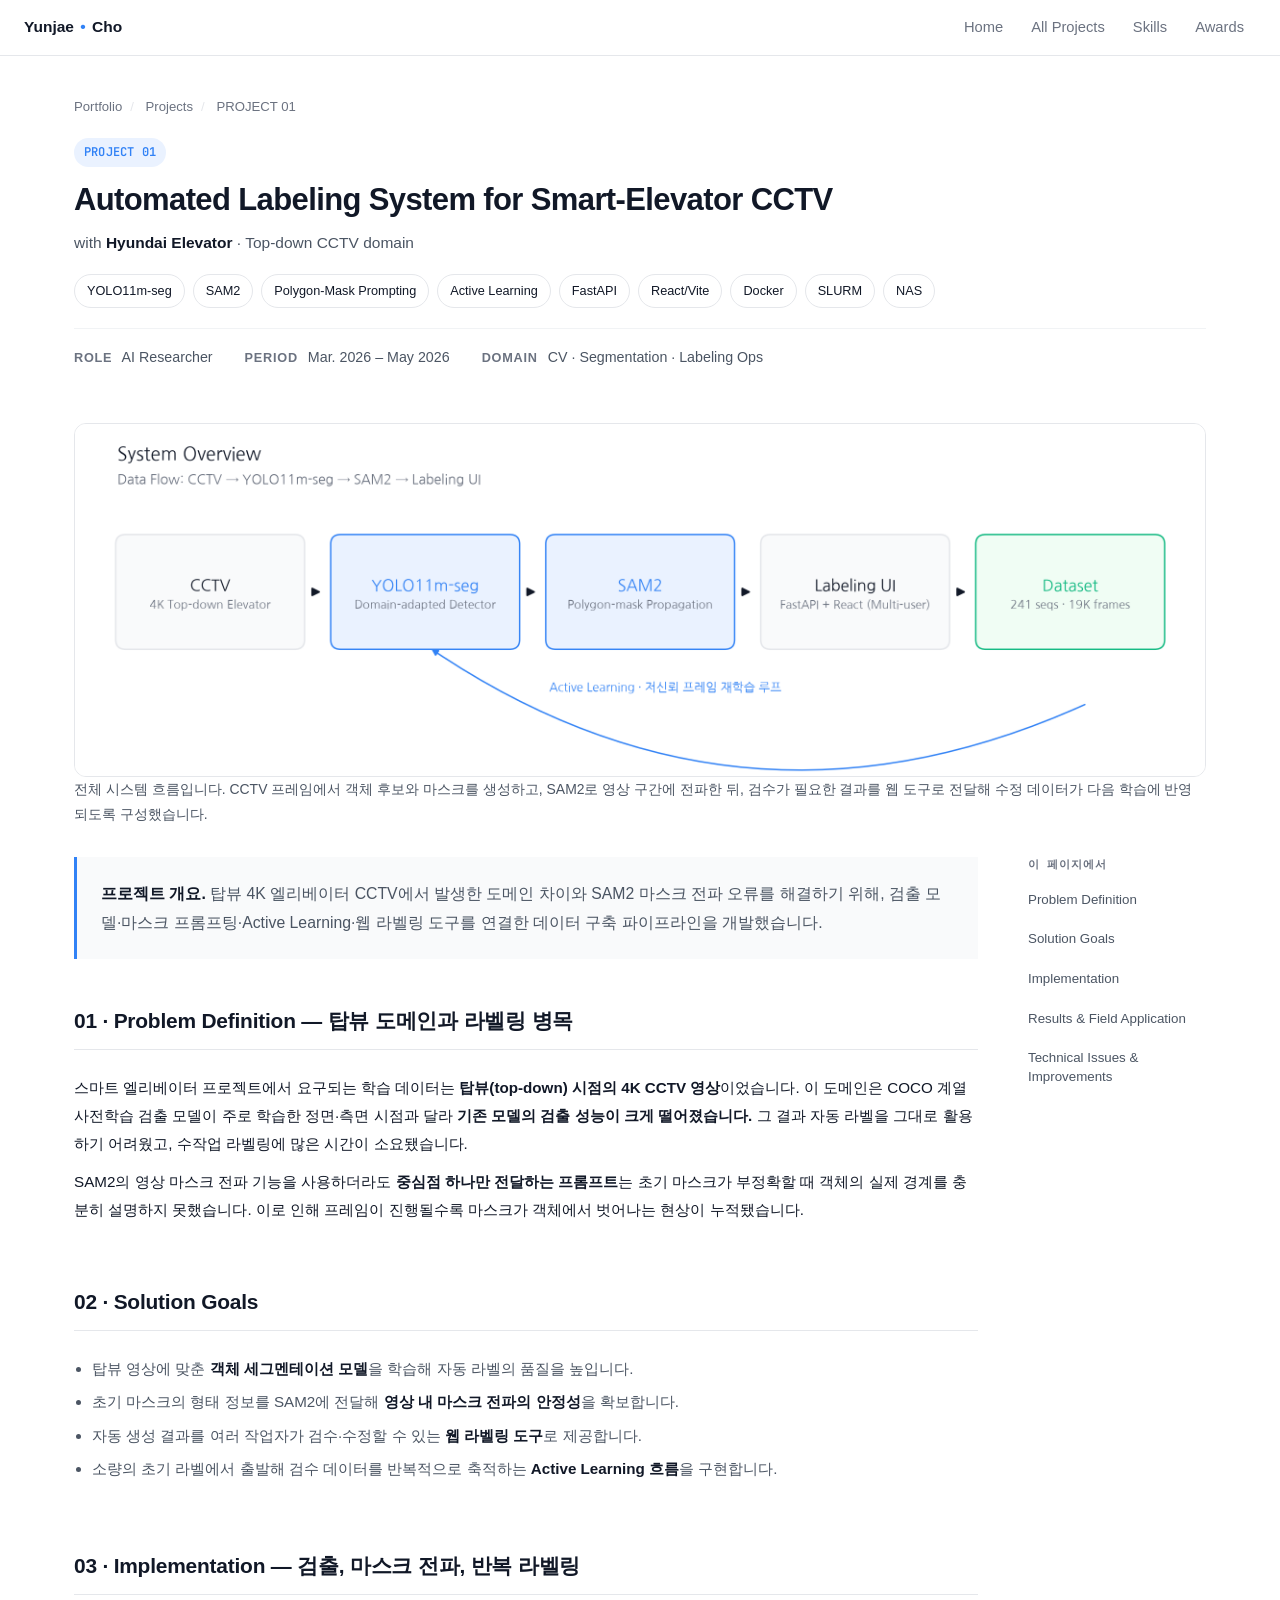
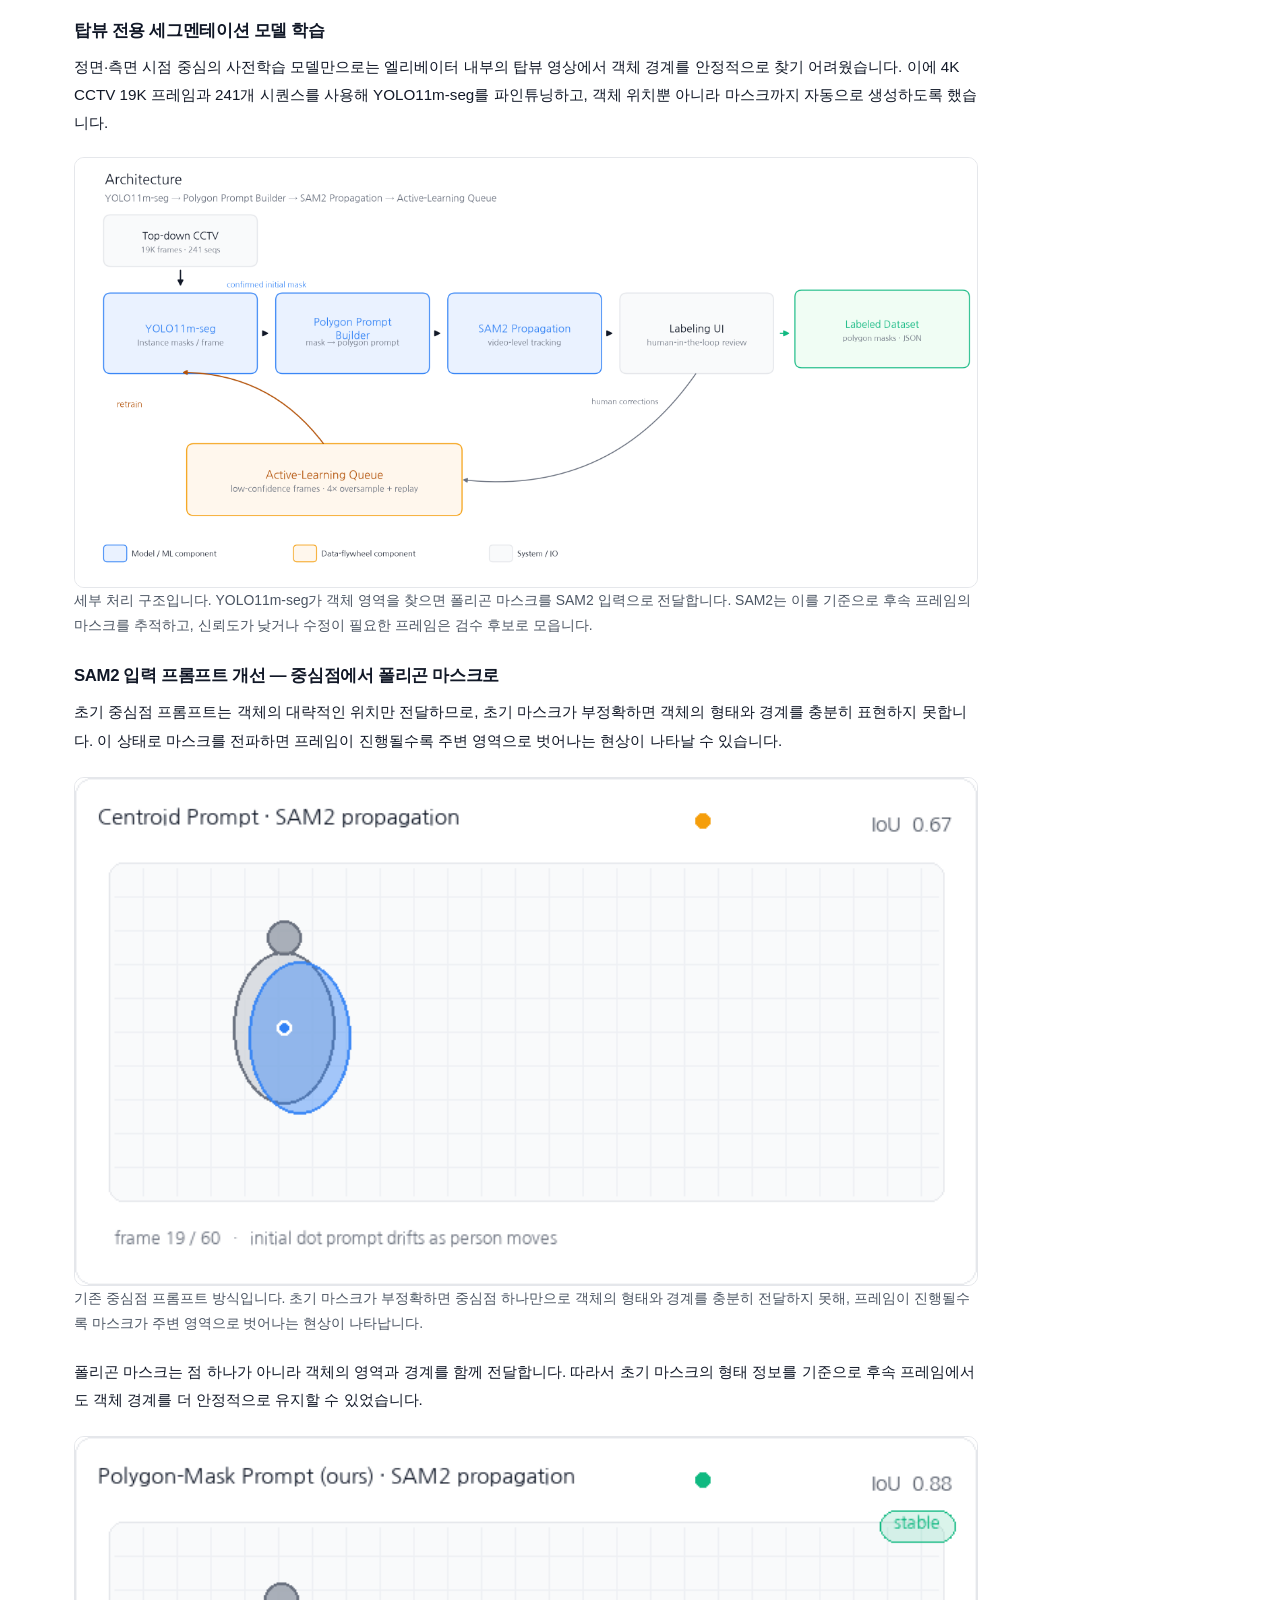
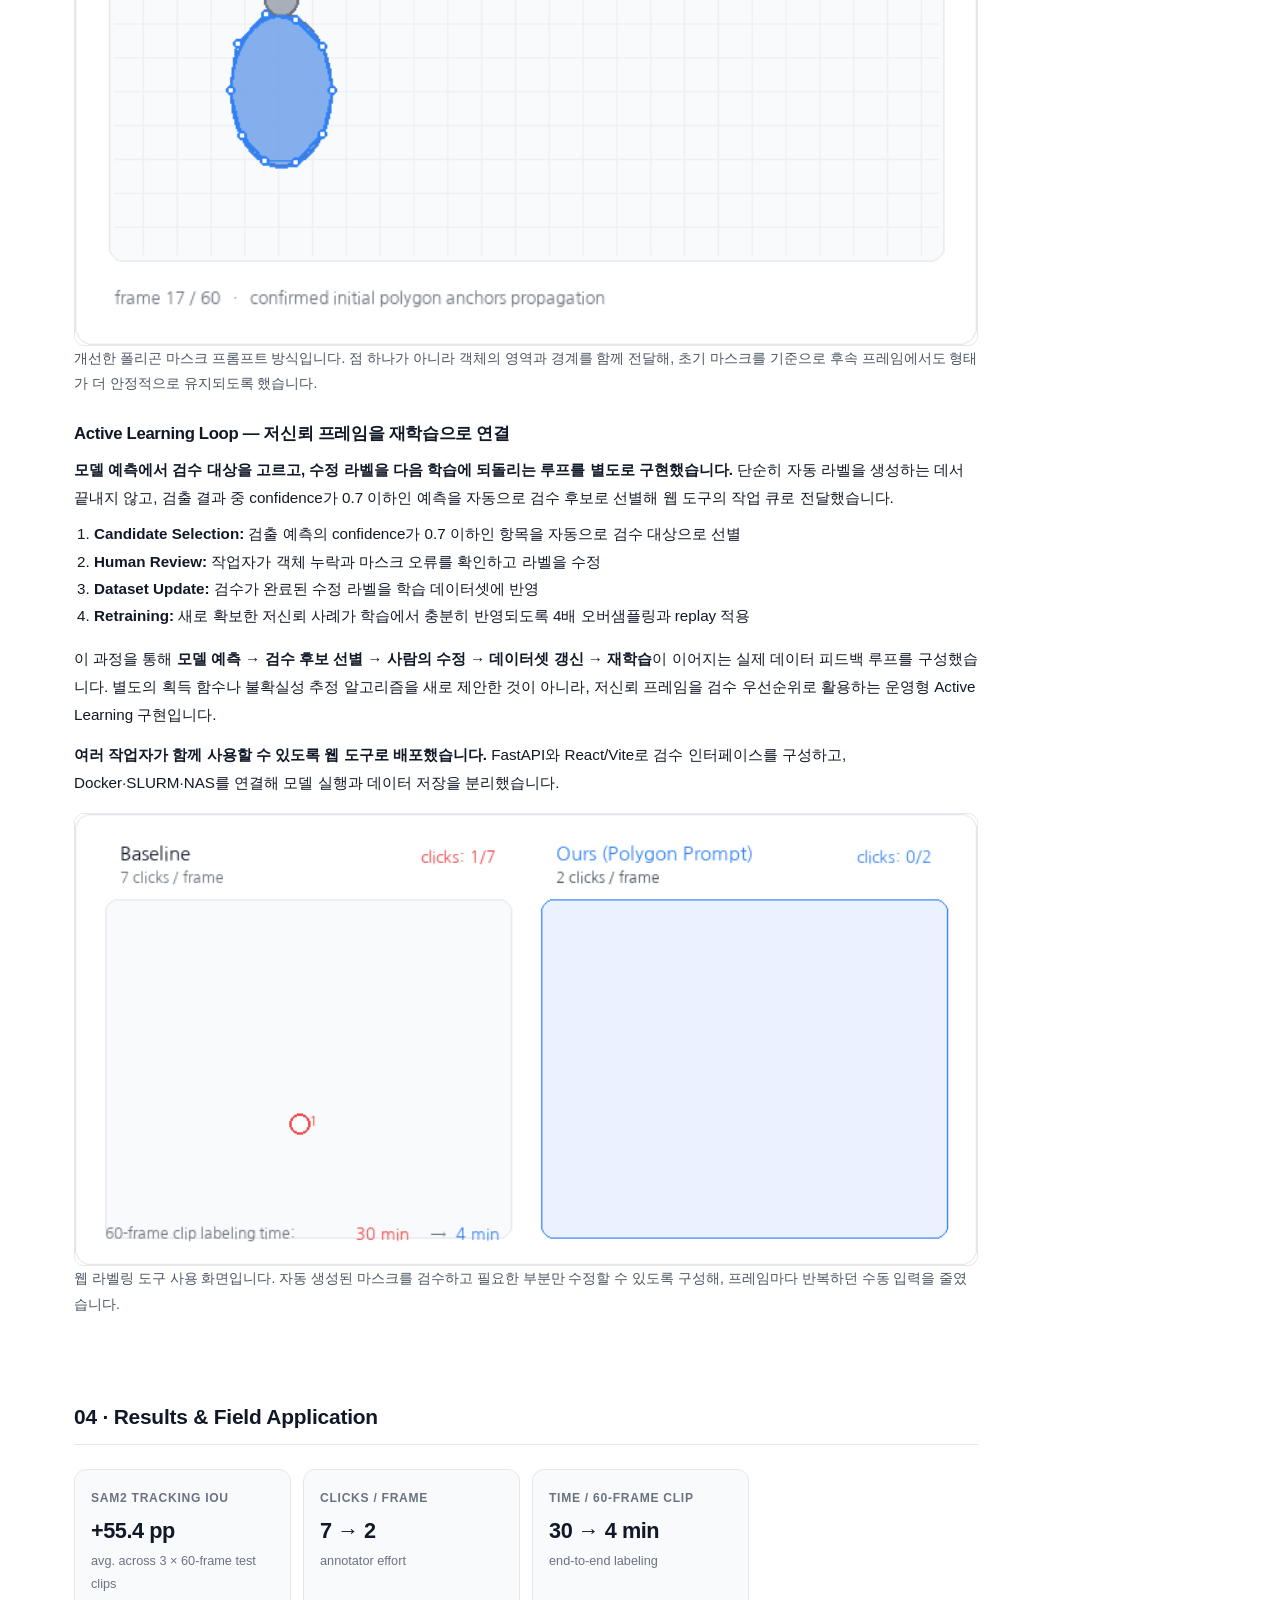
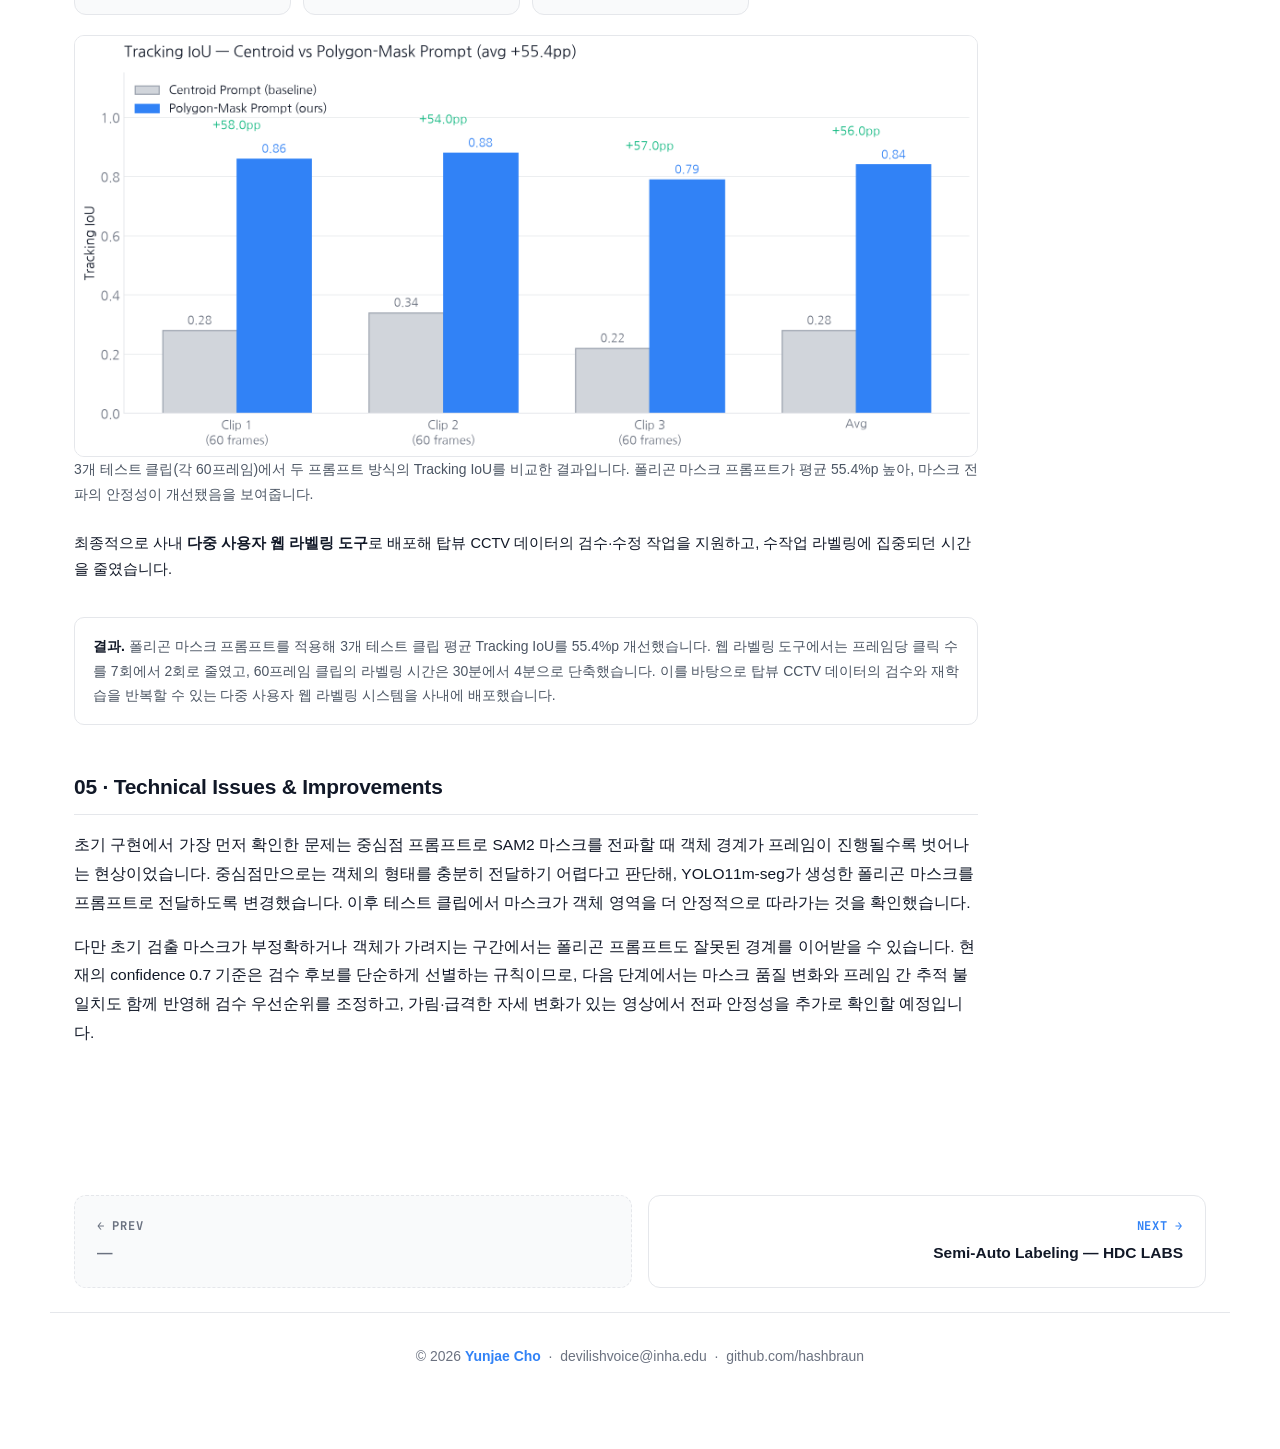
<file: projects/project-01.html>
<!DOCTYPE html>
<html lang="ko">
<head>
<meta charset="UTF-8" />
<meta name="viewport" content="width=device-width, initial-scale=1.0" />
<title>PROJECT 01 · Smart-Elevator Auto-Labeling — Yunjae Cho</title>
<link rel="preconnect" href="https://fonts.googleapis.com">
<link rel="preconnect" href="https://fonts.gstatic.com" crossorigin>
<link href="https://fonts.googleapis.com/css2?family=Inter:wght@300;400;500;600;700;800&family=JetBrains+Mono:wght@400;500;600;700&display=swap" rel="stylesheet">
<link rel="stylesheet" href="../styles.css">
</head>
<body>

<nav class="top">
  <div class="brand"><a href="../portfolio.html">Yunjae <span class="dot">•</span> Cho</a></div>
  <ul>
    <li><a href="../portfolio.html">Home</a></li>
    <li><a href="../portfolio.html#projects">All Projects</a></li>
    <li><a href="../portfolio.html#skills">Skills</a></li>
    <li><a href="../portfolio.html#awards">Awards</a></li>
  </ul>
</nav>

<div class="detail-header">
  <div class="breadcrumb">
    <a href="../portfolio.html">Portfolio</a><span class="sep">/</span>
    <a href="../portfolio.html#projects">Projects</a><span class="sep">/</span>
    <span>PROJECT 01</span>
  </div>
  <span class="num-badge">PROJECT 01</span>
  <h1>Automated Labeling System for Smart-Elevator CCTV</h1>
  <div class="subtitle">with <b>Hyundai Elevator</b> · Top-down CCTV domain</div>
  <div class="stack">
    <span class="tech">YOLO11m-seg</span>
    <span class="tech">SAM2</span>
    <span class="tech">Polygon-Mask Prompting</span>
    <span class="tech">Active Learning</span>
    <span class="tech">FastAPI</span>
    <span class="tech">React/Vite</span>
    <span class="tech">Docker</span>
    <span class="tech">SLURM</span>
    <span class="tech">NAS</span>
  </div>
  <div class="meta-row">
    <div><span class="label">Role</span> AI Researcher</div>
    <div><span class="label">Period</span> Mar. 2026 – May 2026</div>
    <div><span class="label">Domain</span> CV · Segmentation · Labeling Ops</div>
  </div>
</div>

<section>

  <!-- OVERVIEW MEDIA -->
  <div class="media">
<img src="../assets/p01/overview.png"
         alt="CCTV 영상 입력부터 YOLO 세그멘테이션, SAM2 마스크 전파, 검수 도구와 재학습까지 이어지는 시스템 개요" />
<p class="media-caption">전체 시스템 흐름입니다. CCTV 프레임에서 객체 후보와 마스크를 생성하고, SAM2로 영상 구간에 전파한 뒤, 검수가 필요한 결과를 웹 도구로 전달해 수정 데이터가 다음 학습에 반영되도록 구성했습니다.</p>
  </div>

  <div class="detail-article-layout">
    <aside class="article-sidebar">
      <div class="article-sidebar-title">이 페이지에서</div>
      <nav class="article-toc" aria-label="본문 목차"><a href="#problem">Problem Definition</a><a href="#requirements">Solution Goals</a><a href="#method">Implementation</a><a href="#evaluation">Results &amp; Field Application</a><a href="#reflection">Technical Issues &amp; Improvements</a></nav>
    </aside>
    <main class="article-main">
  <div class="article-intro"><strong>프로젝트 개요.</strong> 탑뷰 4K 엘리베이터 CCTV에서 발생한 도메인 차이와 SAM2 마스크 전파 오류를 해결하기 위해, 검출 모델·마스크 프롬프팅·Active Learning·웹 라벨링 도구를 연결한 데이터 구축 파이프라인을 개발했습니다.</div>
  <div class="article-section">
  <!-- STAR: SITUATION -->
  <h2 class="section-title" id="problem">01 · Problem Definition — 탑뷰 도메인과 라벨링 병목</h2>
  <div class="card-block">
    <p>스마트 엘리베이터 프로젝트에서 요구되는 학습 데이터는 <b>탑뷰(top-down) 시점의 4K CCTV 영상</b>이었습니다.
    이 도메인은 COCO 계열 사전학습 검출 모델이 주로 학습한 정면·측면 시점과 달라 <b>기존 모델의 검출 성능이 크게 떨어졌습니다.</b> 그 결과 자동 라벨을 그대로 활용하기 어려웠고, 수작업 라벨링에 많은 시간이 소요됐습니다.</p>
    <p style="margin-top:10px;">SAM2의 영상 마스크 전파 기능을 사용하더라도 <b>중심점 하나만 전달하는 프롬프트</b>는 초기 마스크가 부정확할 때 객체의 실제 경계를 충분히 설명하지 못했습니다. 이로 인해 프레임이 진행될수록 마스크가 객체에서 벗어나는 현상이 누적됐습니다.</p>
  </div>

  <!-- STAR: TASK -->
  <h2 class="section-title" id="requirements">02 · Solution Goals</h2>
  <div class="card-block">
    <ul style="padding-left:18px;color:var(--gray-700);">
      <li>탑뷰 영상에 맞춘 <b>객체 세그멘테이션 모델</b>을 학습해 자동 라벨의 품질을 높입니다.</li>
      <li>초기 마스크의 형태 정보를 SAM2에 전달해 <b>영상 내 마스크 전파의 안정성</b>을 확보합니다.</li>
      <li>자동 생성 결과를 여러 작업자가 검수·수정할 수 있는 <b>웹 라벨링 도구</b>로 제공합니다.</li>
      <li>소량의 초기 라벨에서 출발해 검수 데이터를 반복적으로 축적하는 <b>Active Learning 흐름</b>을 구현합니다.</li>
    </ul>
  </div>

  <!-- STAR: ACTION (with architecture + demo placeholders) -->
  <h2 class="section-title" id="method">03 · Implementation — 검출, 마스크 전파, 반복 라벨링</h2>
  <div class="card-block">
    <h3 class="article-subtitle">탑뷰 전용 세그멘테이션 모델 학습</h3>
    <p> 정면·측면 시점 중심의 사전학습 모델만으로는 엘리베이터 내부의 탑뷰 영상에서 객체 경계를 안정적으로 찾기 어려웠습니다. 이에 4K CCTV 19K 프레임과 241개 시퀀스를 사용해 YOLO11m-seg를 파인튜닝하고, 객체 위치뿐 아니라 마스크까지 자동으로 생성하도록 했습니다.</p>
<div class="media" style="margin-top:20px;">
<img src="../assets/p01/architecture.png"
           alt="YOLO11m-seg 검출 결과를 폴리곤 프롬프트로 변환하고 SAM2 전파와 검수 후보 큐로 연결하는 구조" />
<p class="media-caption">세부 처리 구조입니다. YOLO11m-seg가 객체 영역을 찾으면 폴리곤 마스크를 SAM2 입력으로 전달합니다. SAM2는 이를 기준으로 후속 프레임의 마스크를 추적하고, 신뢰도가 낮거나 수정이 필요한 프레임은 검수 후보로 모읍니다.</p>
    </div>
    <h3 class="article-subtitle">SAM2 입력 프롬프트 개선 — 중심점에서 폴리곤 마스크로</h3>
    <p>초기 중심점 프롬프트는 객체의 대략적인 위치만 전달하므로, 초기 마스크가 부정확하면 객체의 형태와 경계를 충분히 표현하지 못합니다. 이 상태로 마스크를 전파하면 프레임이 진행될수록 주변 영역으로 벗어나는 현상이 나타날 수 있습니다.</p>
<div class="media">
<img src="../assets/p01/demo_centroid.gif"
             alt="중심점 프롬프트를 사용했을 때 60프레임 동안 마스크가 객체에서 벗어나는 예시" />
<p class="media-caption">기존 중심점 프롬프트 방식입니다. 초기 마스크가 부정확하면 중심점 하나만으로 객체의 형태와 경계를 충분히 전달하지 못해, 프레임이 진행될수록 마스크가 주변 영역으로 벗어나는 현상이 나타납니다.</p>
      </div>
<p>폴리곤 마스크는 점 하나가 아니라 객체의 영역과 경계를 함께 전달합니다. 따라서 초기 마스크의 형태 정보를 기준으로 후속 프레임에서도 객체 경계를 더 안정적으로 유지할 수 있었습니다.</p>
<div class="media">
<img src="../assets/p01/demo_polygon.gif"
             alt="폴리곤 마스크 프롬프트를 사용해 객체 경계를 유지하는 예시" />
<p class="media-caption">개선한 폴리곤 마스크 프롬프트 방식입니다. 점 하나가 아니라 객체의 영역과 경계를 함께 전달해, 초기 마스크를 기준으로 후속 프레임에서도 형태가 더 안정적으로 유지되도록 했습니다.</p>
      </div>
    <h3 class="article-subtitle">Active Learning Loop — 저신뢰 프레임을 재학습으로 연결</h3>
    <p><b>모델 예측에서 검수 대상을 고르고, 수정 라벨을 다음 학습에 되돌리는 루프를 별도로 구현했습니다.</b> 단순히 자동 라벨을 생성하는 데서 끝내지 않고, 검출 결과 중 confidence가 0.7 이하인 예측을 자동으로 검수 후보로 선별해 웹 도구의 작업 큐로 전달했습니다.</p>
    <ol style="padding-left:20px;color:var(--gray-700);line-height:1.8;margin-top:8px;">
      <li><b>Candidate Selection:</b> 검출 예측의 confidence가 0.7 이하인 항목을 자동으로 검수 대상으로 선별</li>
      <li><b>Human Review:</b> 작업자가 객체 누락과 마스크 오류를 확인하고 라벨을 수정</li>
      <li><b>Dataset Update:</b> 검수가 완료된 수정 라벨을 학습 데이터셋에 반영</li>
      <li><b>Retraining:</b> 새로 확보한 저신뢰 사례가 학습에서 충분히 반영되도록 4배 오버샘플링과 replay 적용</li>
    </ol>
    <p style="margin-top:10px;">이 과정을 통해 <b>모델 예측 → 검수 후보 선별 → 사람의 수정 → 데이터셋 갱신 → 재학습</b>이 이어지는 실제 데이터 피드백 루프를 구성했습니다. 별도의 획득 함수나 불확실성 추정 알고리즘을 새로 제안한 것이 아니라, 저신뢰 프레임을 검수 우선순위로 활용하는 운영형 Active Learning 구현입니다.</p>
    <p style="margin-top:12px;"><b>여러 작업자가 함께 사용할 수 있도록 웹 도구로 배포했습니다.</b> FastAPI와 React/Vite로 검수 인터페이스를 구성하고, Docker·SLURM·NAS를 연결해 모델 실행과 데이터 저장을 분리했습니다.</p>
<div class="media" style="margin-top:16px;">
<img src="../assets/p01/tool_ux.gif"
           alt="웹 라벨링 도구에서 자동 생성된 마스크를 검수하고 수정하는 작업 흐름" />
<p class="media-caption">웹 라벨링 도구 사용 화면입니다. 자동 생성된 마스크를 검수하고 필요한 부분만 수정할 수 있도록 구성해, 프레임마다 반복하던 수동 입력을 줄였습니다.</p>
    </div>

    

    
      

    
  </div>

  <!-- STAR: RESULT -->
  <h2 class="section-title" id="evaluation">04 · Results &amp; Field Application</h2>
  <div class="card-block">
    <div class="kpi-grid">
      <div class="kpi-tile">
        <div class="k-label">SAM2 Tracking IoU</div>
        <div class="k-value">+55.4 pp</div>
        <div class="k-sub">avg. across 3 × 60-frame test clips</div>
      </div>
      <div class="kpi-tile">
        <div class="k-label">Clicks / Frame</div>
        <div class="k-value">7 → 2</div>
        <div class="k-sub">annotator effort</div>
      </div>
      <div class="kpi-tile">
        <div class="k-label">Time / 60-frame clip</div>
        <div class="k-value">30 → 4 min</div>
        <div class="k-sub">end-to-end labeling</div>
      </div>
    </div>

    <div class="media" style="margin-top:20px;">
<img src="../assets/p01/perf_iou.png"
           alt="중심점 프롬프트와 폴리곤 마스크 프롬프트의 3개 테스트 클립 평균 Tracking IoU 비교" />
<p class="media-caption">3개 테스트 클립(각 60프레임)에서 두 프롬프트 방식의 Tracking IoU를 비교한 결과입니다. 폴리곤 마스크 프롬프트가 평균 55.4%p 높아, 마스크 전파의 안정성이 개선됐음을 보여줍니다.</p>
    </div>

    <p style="color:var(--gray-700);margin-top:16px;font-size:0.94rem;">
      최종적으로 사내 <b>다중 사용자 웹 라벨링 도구</b>로 배포해 탑뷰 CCTV 데이터의 검수·수정 작업을 지원하고, 수작업 라벨링에 집중되던 시간을 줄였습니다.
    </p>
  </div>
  <div class="article-callout"><strong>결과.</strong> 폴리곤 마스크 프롬프트를 적용해 3개 테스트 클립 평균 Tracking IoU를 55.4%p 개선했습니다. 웹 라벨링 도구에서는 프레임당 클릭 수를 7회에서 2회로 줄였고, 60프레임 클립의 라벨링 시간은 30분에서 4분으로 단축했습니다. 이를 바탕으로 탑뷰 CCTV 데이터의 검수와 재학습을 반복할 수 있는 다중 사용자 웹 라벨링 시스템을 사내에 배포했습니다.</div>
    <h2 class="section-title" id="reflection">05 · Technical Issues &amp; Improvements</h2>
  <p>초기 구현에서 가장 먼저 확인한 문제는 중심점 프롬프트로 SAM2 마스크를 전파할 때 객체 경계가 프레임이 진행될수록 벗어나는 현상이었습니다. 중심점만으로는 객체의 형태를 충분히 전달하기 어렵다고 판단해, YOLO11m-seg가 생성한 폴리곤 마스크를 프롬프트로 전달하도록 변경했습니다. 이후 테스트 클립에서 마스크가 객체 영역을 더 안정적으로 따라가는 것을 확인했습니다.</p>
  <p style="margin-top:10px;">다만 초기 검출 마스크가 부정확하거나 객체가 가려지는 구간에서는 폴리곤 프롬프트도 잘못된 경계를 이어받을 수 있습니다. 현재의 confidence 0.7 기준은 검수 후보를 단순하게 선별하는 규칙이므로, 다음 단계에서는 마스크 품질 변화와 프레임 간 추적 불일치도 함께 반영해 검수 우선순위를 조정하고, 가림·급격한 자세 변화가 있는 영상에서 전파 안정성을 추가로 확인할 예정입니다.</p>
</div>
    </main>
  </div>
</section>

<!-- Prev / Next -->
<div class="pager">
  <a class="disabled" href="#">
    <div class="arrow">← PREV</div>
    <div class="p-title">—</div>
  </a>
  <a class="next" href="project-02.html">
    <div class="arrow">NEXT →</div>
    <div class="p-title">Semi-Auto Labeling &mdash; HDC LABS</div>
  </a>
</div>

<footer>
  &copy; 2026 <span class="accent">Yunjae Cho</span> &nbsp;·&nbsp;
  <a href="mailto:devilishvoice@inha.edu">devilishvoice@inha.edu</a> &nbsp;·&nbsp;
  <a href="https://github.com/hashbraun" target="_blank" rel="noopener">github.com/hashbraun</a>
</footer>

</body>
</html>
</file>
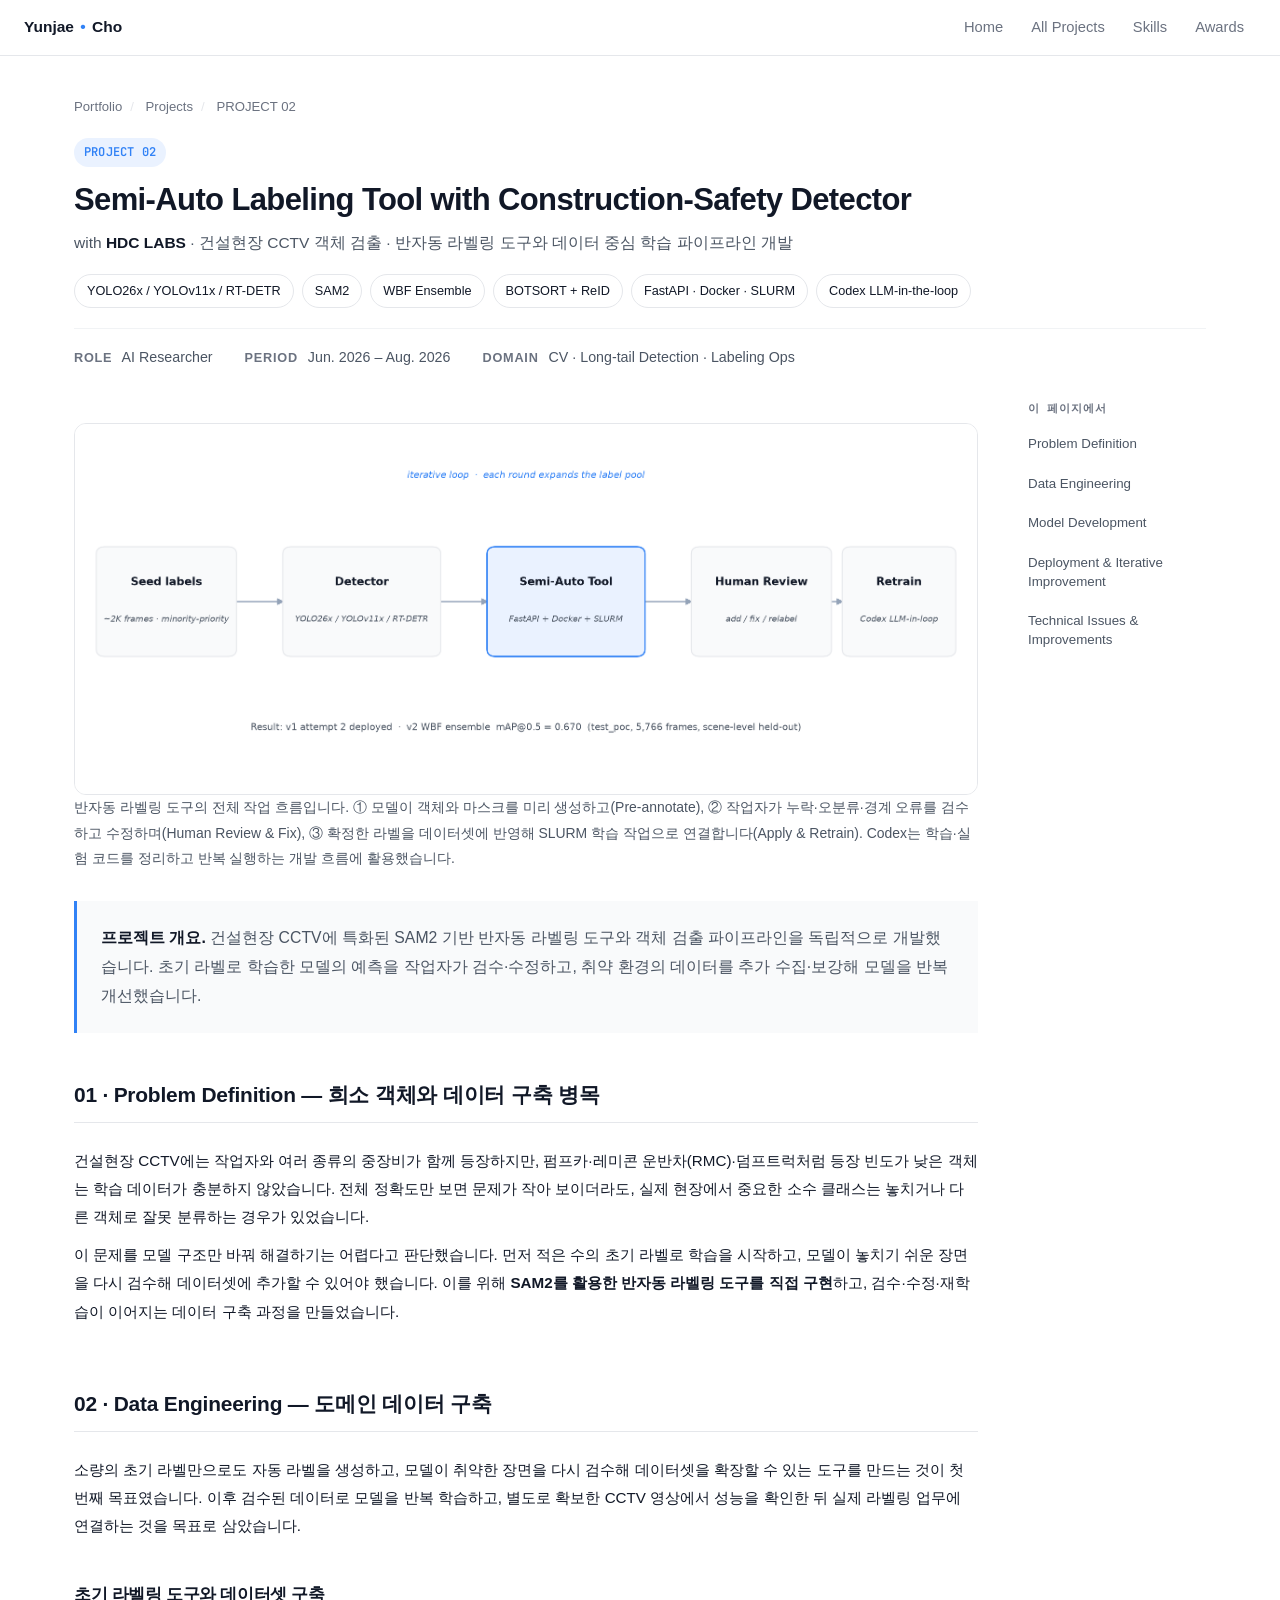
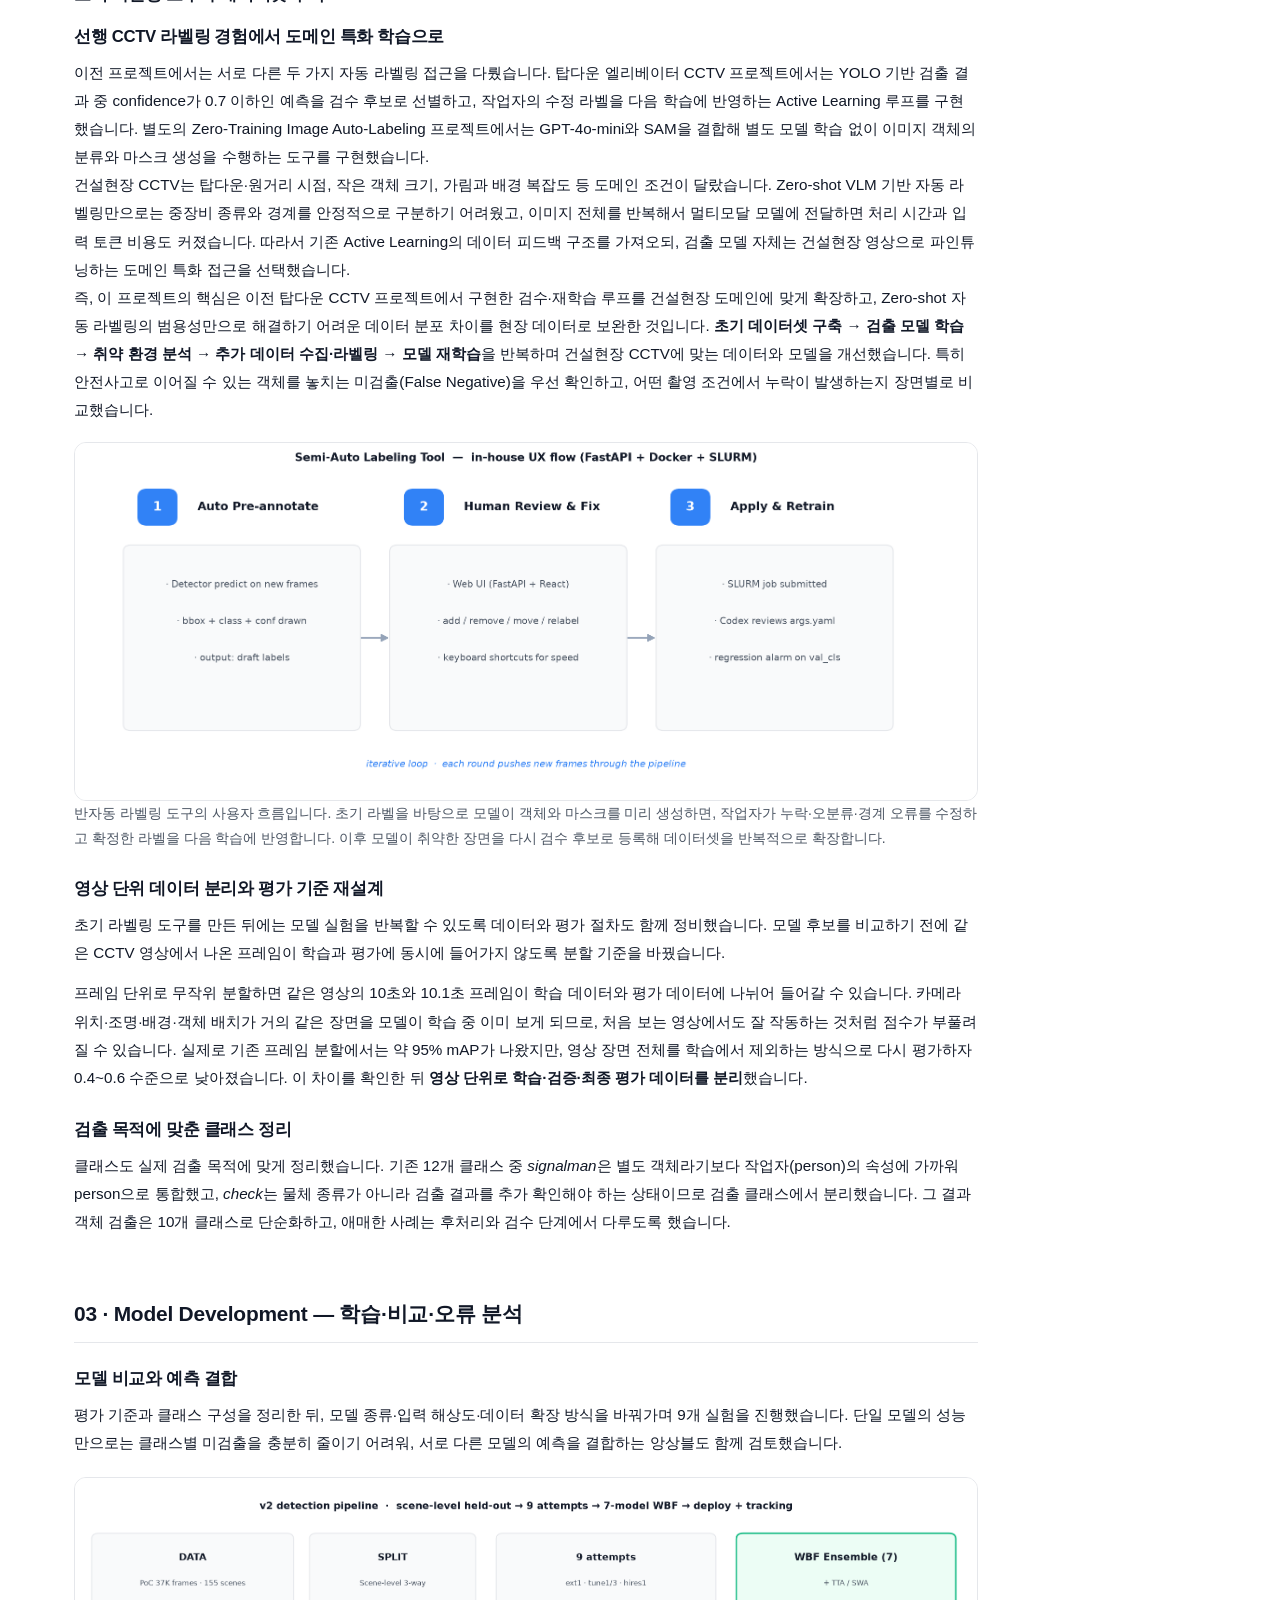
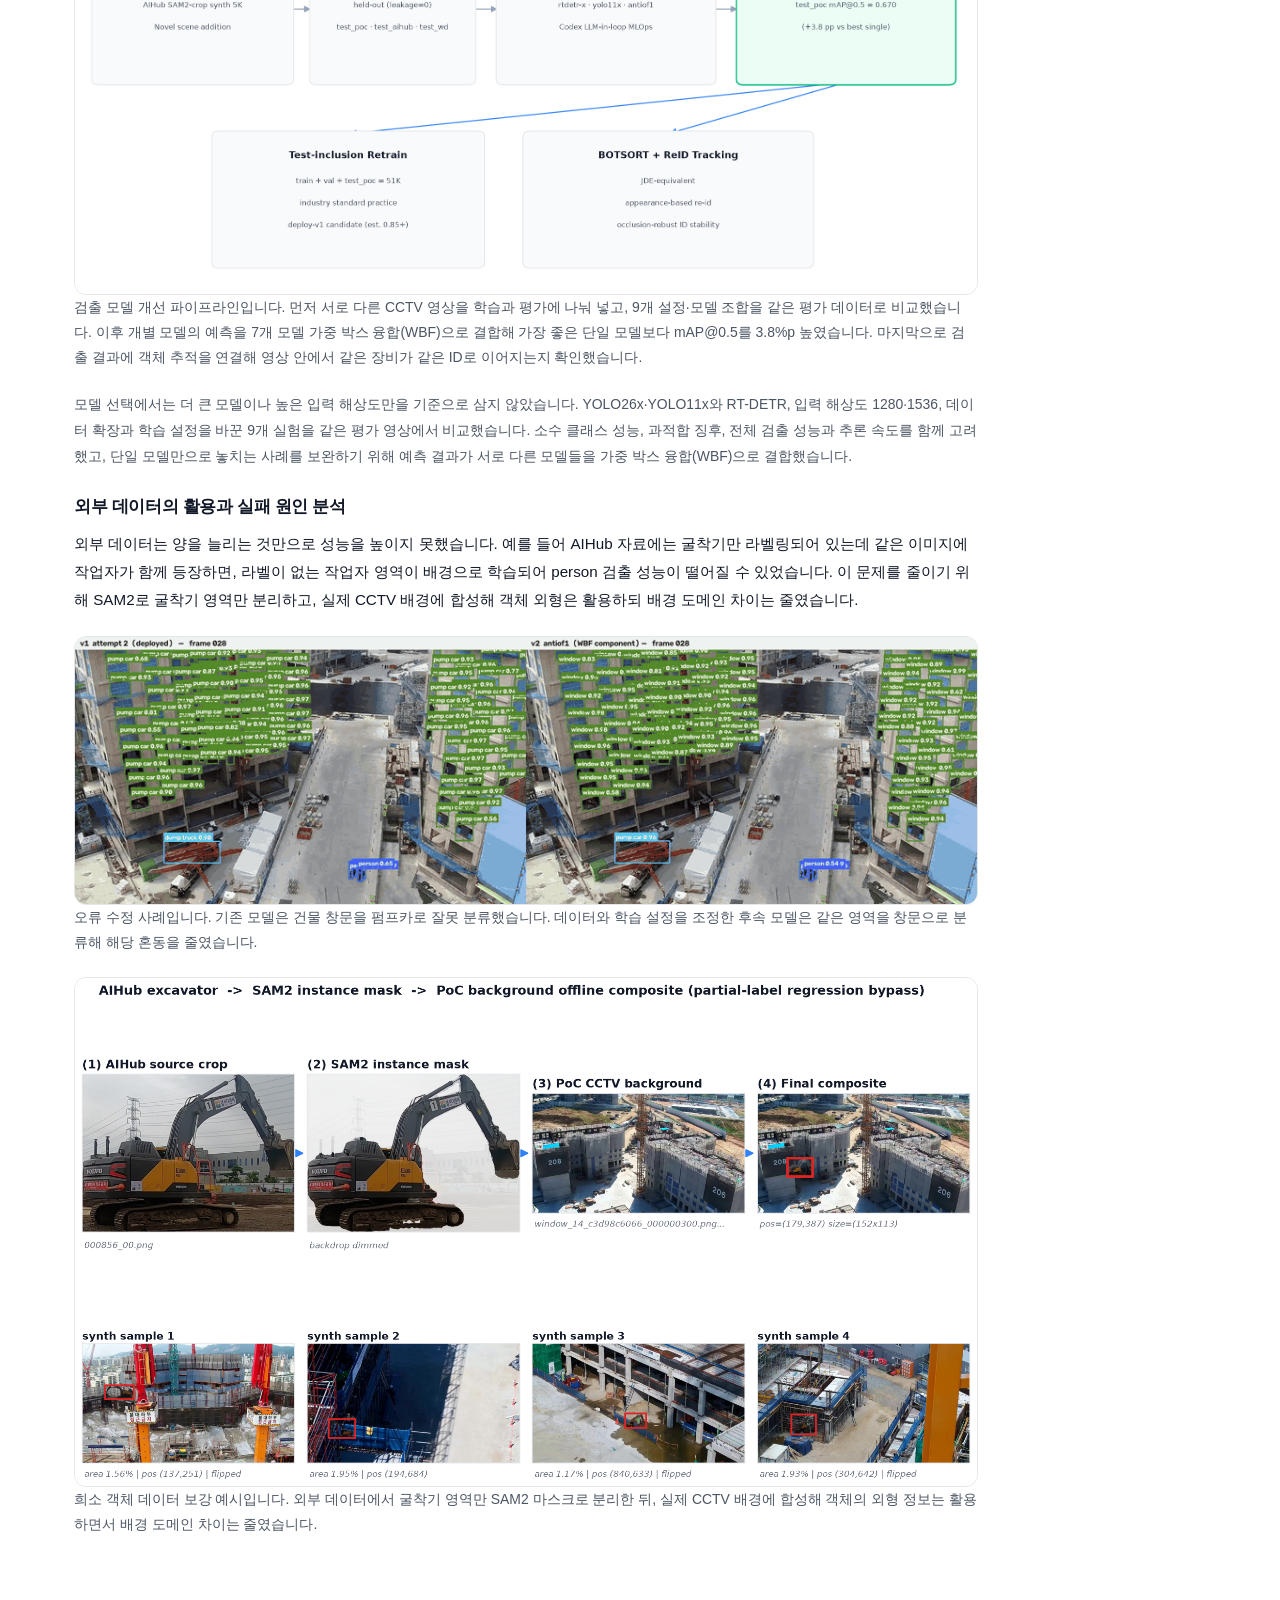
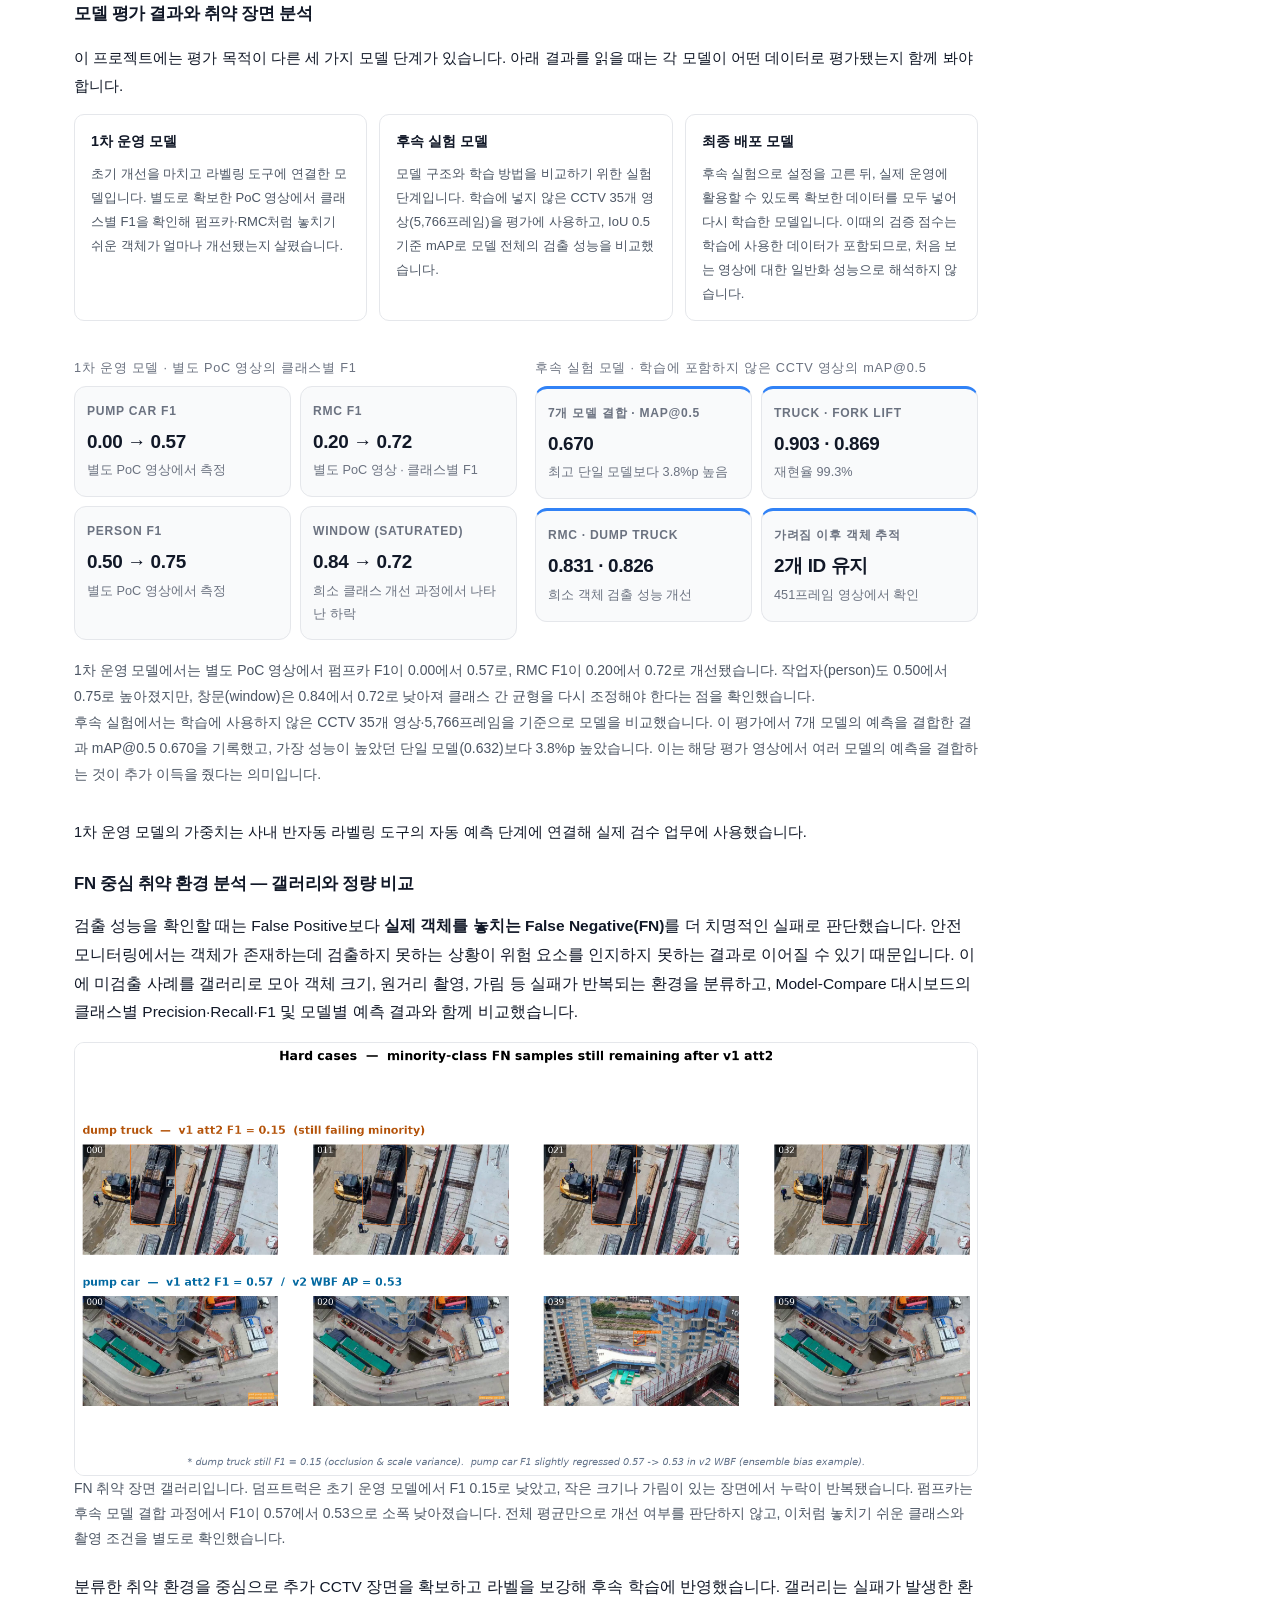
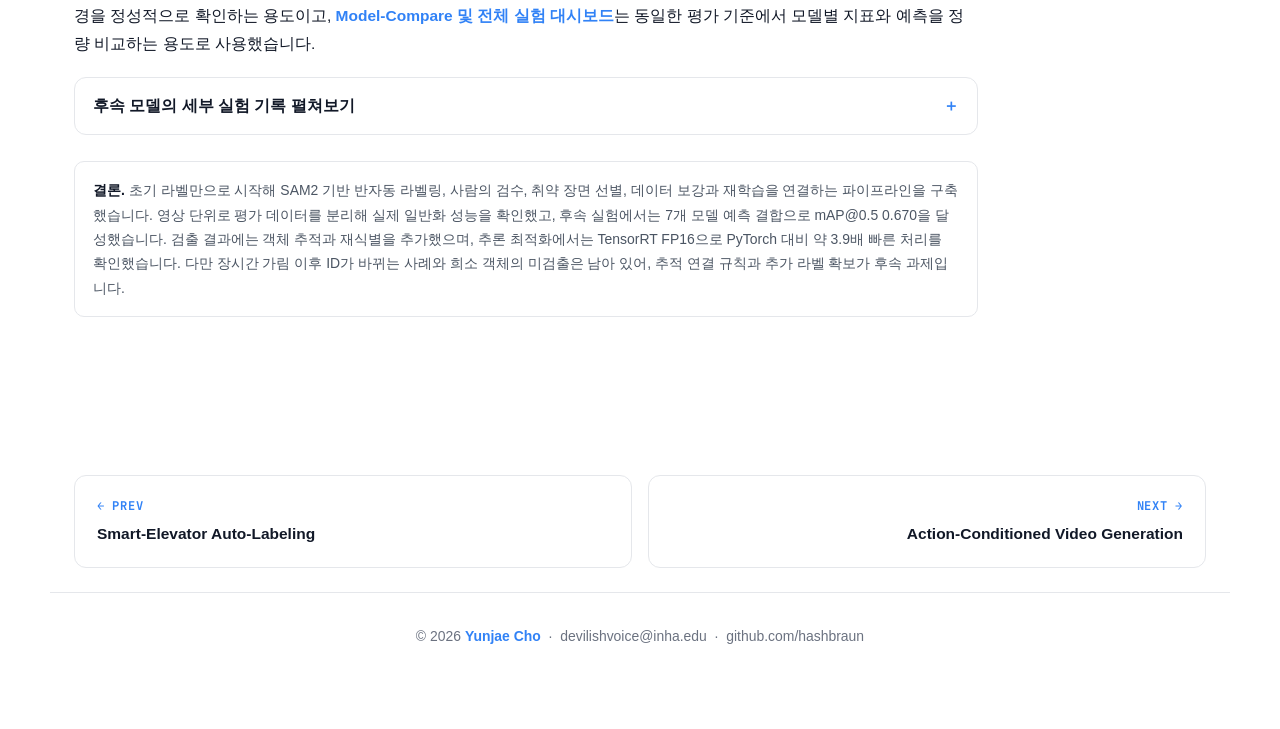
<file: projects/project-02.html>
<!DOCTYPE html>
<html lang="ko">
<head>
<meta charset="UTF-8" />
<meta name="viewport" content="width=device-width, initial-scale=1.0" />
<title>PROJECT 02 · Semi-Auto Labeling (HDC LABS) — Yunjae Cho</title>
<link rel="preconnect" href="https://fonts.googleapis.com">
<link rel="preconnect" href="https://fonts.gstatic.com" crossorigin>
<link href="https://fonts.googleapis.com/css2?family=Inter:wght@300;400;500;600;700;800&family=JetBrains+Mono:wght@400;500;600;700&display=swap" rel="stylesheet">
<link rel="stylesheet" href="../styles.css">
</head>
<body>

<nav class="top">
  <div class="brand"><a href="../portfolio.html">Yunjae <span class="dot">•</span> Cho</a></div>
  <ul>
    <li><a href="../portfolio.html">Home</a></li>
    <li><a href="../portfolio.html#projects">All Projects</a></li>
    <li><a href="../portfolio.html#skills">Skills</a></li>
    <li><a href="../portfolio.html#awards">Awards</a></li>
  </ul>
</nav>

<div class="detail-header">
  <div class="breadcrumb">
    <a href="../portfolio.html">Portfolio</a><span class="sep">/</span>
    <a href="../portfolio.html#projects">Projects</a><span class="sep">/</span>
    <span>PROJECT 02</span>
  </div>
  <span class="num-badge">PROJECT 02</span>
  <h1>Semi-Auto Labeling Tool with Construction-Safety Detector</h1>
  <div class="subtitle">with <b>HDC LABS</b> · 건설현장 CCTV 객체 검출 · 반자동 라벨링 도구와 데이터 중심 학습 파이프라인 개발</div>
  <div class="stack">
    <span class="tech">YOLO26x / YOLOv11x / RT-DETR</span>
    <span class="tech">SAM2</span>
    <span class="tech">WBF Ensemble</span>
    <span class="tech">BOTSORT + ReID</span>
    <span class="tech">FastAPI · Docker · SLURM</span>
    <span class="tech">Codex LLM-in-the-loop</span>
  </div>
  <div class="meta-row">
    <div><span class="label">Role</span> AI Researcher</div>
    <div><span class="label">Period</span> Jun. 2026 – Aug. 2026</div>
    <div><span class="label">Domain</span> CV · Long-tail Detection · Labeling Ops</div>
  </div>
</div>

<section>
  <div class="detail-article-layout">
    <aside class="article-sidebar"><div class="article-sidebar-title">이 페이지에서</div><nav class="article-toc" aria-label="본문 목차"><a href="#problem">Problem Definition</a><a href="#goal">Data Engineering</a><a href="#model-development">Model Development</a><a href="#deployment">Deployment &amp; Iterative Improvement</a><a href="#reflection">Technical Issues &amp; Improvements</a></nav></aside>
    <main class="article-main">

  <div class="media">
<img src="../assets/p02/overview.png"
         alt="System overview — Seed → Detector → Semi-Auto Tool → Human Review → Retrain"
         style="width:100%; border:1px solid var(--line, #E5E7EB); border-radius:12px;">
<p class="media-caption">반자동 라벨링 도구의 전체 작업 흐름입니다. ① 모델이 객체와 마스크를 미리 생성하고(Pre-annotate), ② 작업자가 누락·오분류·경계 오류를 검수하고 수정하며(Human Review &amp; Fix), ③ 확정한 라벨을 데이터셋에 반영해 SLURM 학습 작업으로 연결합니다(Apply &amp; Retrain). Codex는 학습·실험 코드를 정리하고 반복 실행하는 개발 흐름에 활용했습니다.</p>
  </div>

  <div class="article-intro"><strong>프로젝트 개요.</strong> 건설현장 CCTV에 특화된 SAM2 기반 반자동 라벨링 도구와 객체 검출 파이프라인을 독립적으로 개발했습니다. 초기 라벨로 학습한 모델의 예측을 작업자가 검수·수정하고, 취약 환경의 데이터를 추가 수집·보강해 모델을 반복 개선했습니다.</div>
  <div class="article-section">
  <h2 class="section-title" id="problem">01 · Problem Definition — 희소 객체와 데이터 구축 병목</h2>
  <div class="card-block">
    <p>건설현장 CCTV에는 작업자와 여러 종류의 중장비가 함께 등장하지만, 펌프카·레미콘 운반차(RMC)·덤프트럭처럼 등장 빈도가 낮은 객체는 학습 데이터가 충분하지 않았습니다. 전체 정확도만 보면 문제가 작아 보이더라도, 실제 현장에서 중요한 소수 클래스는 놓치거나 다른 객체로 잘못 분류하는 경우가 있었습니다.</p>
    <p style="margin-top:10px;">이 문제를 모델 구조만 바꿔 해결하기는 어렵다고 판단했습니다. 먼저 적은 수의 초기 라벨로 학습을 시작하고, 모델이 놓치기 쉬운 장면을 다시 검수해 데이터셋에 추가할 수 있어야 했습니다. 이를 위해 <b>SAM2를 활용한 반자동 라벨링 도구를 직접 구현</b>하고, 검수·수정·재학습이 이어지는 데이터 구축 과정을 만들었습니다.</p>
  </div>

  <h2 class="section-title" id="goal">02 · Data Engineering — 도메인 데이터 구축</h2>
  <div class="card-block">
    <p>소량의 초기 라벨만으로도 자동 라벨을 생성하고, 모델이 취약한 장면을 다시 검수해 데이터셋을 확장할 수 있는 도구를 만드는 것이 첫 번째 목표였습니다. 이후 검수된 데이터로 모델을 반복 학습하고, 별도로 확보한 CCTV 영상에서 성능을 확인한 뒤 실제 라벨링 업무에 연결하는 것을 목표로 삼았습니다.</p>
  </div>

  <h3 class="article-subtitle" id="pipeline">초기 라벨링 도구와 데이터셋 구축</h3>
  <div class="card-block">
    <h3 class="article-subtitle">선행 CCTV 라벨링 경험에서 도메인 특화 학습으로</h3>
    <p>이전 프로젝트에서는 서로 다른 두 가지 자동 라벨링 접근을 다뤘습니다. <a href="project-01.html">탑다운 엘리베이터 CCTV 프로젝트</a>에서는 YOLO 기반 검출 결과 중 confidence가 0.7 이하인 예측을 검수 후보로 선별하고, 작업자의 수정 라벨을 다음 학습에 반영하는 Active Learning 루프를 구현했습니다. 별도의 <a href="project-07.html">Zero-Training Image Auto-Labeling 프로젝트</a>에서는 GPT-4o-mini와 SAM을 결합해 별도 모델 학습 없이 이미지 객체의 분류와 마스크 생성을 수행하는 도구를 구현했습니다.</p>
    <p>건설현장 CCTV는 탑다운·원거리 시점, 작은 객체 크기, 가림과 배경 복잡도 등 도메인 조건이 달랐습니다. Zero-shot VLM 기반 자동 라벨링만으로는 중장비 종류와 경계를 안정적으로 구분하기 어려웠고, 이미지 전체를 반복해서 멀티모달 모델에 전달하면 처리 시간과 입력 토큰 비용도 커졌습니다. 따라서 기존 Active Learning의 데이터 피드백 구조를 가져오되, 검출 모델 자체는 건설현장 영상으로 파인튜닝하는 도메인 특화 접근을 선택했습니다.</p>
    <p>즉, 이 프로젝트의 핵심은 이전 탑다운 CCTV 프로젝트에서 구현한 검수·재학습 루프를 건설현장 도메인에 맞게 확장하고, Zero-shot 자동 라벨링의 범용성만으로 해결하기 어려운 데이터 분포 차이를 현장 데이터로 보완한 것입니다. <b>초기 데이터셋 구축 → 검출 모델 학습 → 취약 환경 분석 → 추가 데이터 수집·라벨링 → 모델 재학습</b>을 반복하며 건설현장 CCTV에 맞는 데이터와 모델을 개선했습니다. 특히 안전사고로 이어질 수 있는 객체를 놓치는 미검출(False Negative)을 우선 확인하고, 어떤 촬영 조건에서 누락이 발생하는지 장면별로 비교했습니다.</p>
    <div class="media" style="margin:18px 0 24px;">
<img src="../assets/p02/demo_tool_flow.png" alt="초기 라벨과 모델 예측을 검수하고 수정한 뒤 학습 데이터로 되돌리는 반자동 라벨링 도구의 작업 흐름" style="width:100%;border:1px solid var(--line,#E5E7EB);border-radius:12px;">
<p class="media-caption">반자동 라벨링 도구의 사용자 흐름입니다. 초기 라벨을 바탕으로 모델이 객체와 마스크를 미리 생성하면, 작업자가 누락·오분류·경계 오류를 수정하고 확정한 라벨을 다음 학습에 반영합니다. 이후 모델이 취약한 장면을 다시 검수 후보로 등록해 데이터셋을 반복적으로 확장합니다.</p>
    </div>
    <h3 class="article-subtitle">영상 단위 데이터 분리와 평가 기준 재설계</h3>
    

    <p>초기 라벨링 도구를 만든 뒤에는 모델 실험을 반복할 수 있도록 데이터와 평가 절차도 함께 정비했습니다. 모델 후보를 비교하기 전에 같은 CCTV 영상에서 나온 프레임이 학습과 평가에 동시에 들어가지 않도록 분할 기준을 바꿨습니다.</p>
    <p style="margin-top:12px;">프레임 단위로 무작위 분할하면 같은 영상의 10초와 10.1초 프레임이 학습 데이터와 평가 데이터에 나뉘어 들어갈 수 있습니다. 카메라 위치·조명·배경·객체 배치가 거의 같은 장면을 모델이 학습 중 이미 보게 되므로, 처음 보는 영상에서도 잘 작동하는 것처럼 점수가 부풀려질 수 있습니다. 실제로 기존 프레임 분할에서는 약 95% mAP가 나왔지만, 영상 장면 전체를 학습에서 제외하는 방식으로 다시 평가하자 0.4~0.6 수준으로 낮아졌습니다. 이 차이를 확인한 뒤 <b>영상 단위로 학습·검증·최종 평가 데이터를 분리</b>했습니다.</p>

    <h3 class="article-subtitle">검출 목적에 맞춘 클래스 정리</h3>
    <p>클래스도 실제 검출 목적에 맞게 정리했습니다. 기존 12개 클래스 중 <i>signalman</i>은 별도 객체라기보다 작업자(person)의 속성에 가까워 person으로 통합했고, <i>check</i>는 물체 종류가 아니라 검출 결과를 추가 확인해야 하는 상태이므로 검출 클래스에서 분리했습니다. 그 결과 객체 검출은 10개 클래스로 단순화하고, 애매한 사례는 후처리와 검수 단계에서 다루도록 했습니다.</p>

  </div>

  <h2 class="section-title" id="model-development">03 · Model Development — 학습·비교·오류 분석</h2>
  <div class="card-block">
    <h3 class="article-subtitle">모델 비교와 예측 결합</h3>
    <p>평가 기준과 클래스 구성을 정리한 뒤, 모델 종류·입력 해상도·데이터 확장 방식을 바꿔가며 9개 실험을 진행했습니다. 단일 모델의 성능만으로는 클래스별 미검출을 충분히 줄이기 어려워, 서로 다른 모델의 예측을 결합하는 앙상블도 함께 검토했습니다.</p>
    <div class="media" style="margin-top:20px;">
<img src="../assets/p02/architecture.png"
           alt="영상 단위 데이터 분리, 9개 모델 실험, 7개 모델 예측 결합, 객체 추적을 연결한 검출 개선 파이프라인"
           style="width:100%; border:1px solid var(--line, #E5E7EB); border-radius:12px;">
<p class="media-caption">검출 모델 개선 파이프라인입니다. 먼저 서로 다른 CCTV 영상을 학습과 평가에 나눠 넣고, 9개 설정·모델 조합을 같은 평가 데이터로 비교했습니다. 이후 개별 모델의 예측을 7개 모델 가중 박스 융합(WBF)으로 결합해 가장 좋은 단일 모델보다 mAP@0.5를 3.8%p 높였습니다. 마지막으로 검출 결과에 객체 추적을 연결해 영상 안에서 같은 장비가 같은 ID로 이어지는지 확인했습니다.</p>
    </div>

    <p class="note-line">모델 선택에서는 더 큰 모델이나 높은 입력 해상도만을 기준으로 삼지 않았습니다. YOLO26x·YOLO11x와 RT-DETR, 입력 해상도 1280·1536, 데이터 확장과 학습 설정을 바꾼 9개 실험을 같은 평가 영상에서 비교했습니다. 소수 클래스 성능, 과적합 징후, 전체 검출 성능과 추론 속도를 함께 고려했고, 단일 모델만으로 놓치는 사례를 보완하기 위해 예측 결과가 서로 다른 모델들을 가중 박스 융합(WBF)으로 결합했습니다.</p>

    <h3 class="article-subtitle">외부 데이터의 활용과 실패 원인 분석</h3>
    <p>외부 데이터는 양을 늘리는 것만으로 성능을 높이지 못했습니다. 예를 들어 AIHub 자료에는 굴착기만 라벨링되어 있는데 같은 이미지에 작업자가 함께 등장하면, 라벨이 없는 작업자 영역이 배경으로 학습되어 person 검출 성능이 떨어질 수 있었습니다. 이 문제를 줄이기 위해 SAM2로 굴착기 영역만 분리하고, 실제 CCTV 배경에 합성해 객체 외형은 활용하되 배경 도메인 차이는 줄였습니다.</p>
    <div class="media">
<img src="../assets/p02/demo_pump.gif"
             alt="기존 모델에서 창문을 펌프카로 오인한 장면과 개선 모델에서 창문으로 분류한 결과 비교"
             style="width:100%; border:1px solid var(--line, #E5E7EB); border-radius:12px;">
<p class="media-caption">오류 수정 사례입니다. 기존 모델은 건물 창문을 펌프카로 잘못 분류했습니다. 데이터와 학습 설정을 조정한 후속 모델은 같은 영역을 창문으로 분류해 해당 혼동을 줄였습니다.</p>
      </div>
      <div class="media">
<img src="../assets/p02/sam2_synth_pipeline.png"
             alt="SAM2로 굴착기 영역을 분리해 건설현장 CCTV 배경에 합성하는 데이터 보강 예시"
             style="width:100%; border:1px solid var(--line, #E5E7EB); border-radius:12px;">
<p class="media-caption">희소 객체 데이터 보강 예시입니다. 외부 데이터에서 굴착기 영역만 SAM2 마스크로 분리한 뒤, 실제 CCTV 배경에 합성해 객체의 외형 정보는 활용하면서 배경 도메인 차이는 줄였습니다.</p>
      </div>
  </div>

  <h3 class="article-subtitle" id="results">모델 평가 결과와 취약 장면 분석</h3>
  <div class="card-block">
    <p style="color:var(--gray-700); margin-bottom:14px;">이 프로젝트에는 평가 목적이 다른 세 가지 모델 단계가 있습니다. 아래 결과를 읽을 때는 각 모델이 어떤 데이터로 평가됐는지 함께 봐야 합니다.</p>
    <div class="result-context">
      <div><b>1차 운영 모델</b><p>초기 개선을 마치고 라벨링 도구에 연결한 모델입니다. 별도로 확보한 PoC 영상에서 클래스별 F1을 확인해 펌프카·RMC처럼 놓치기 쉬운 객체가 얼마나 개선됐는지 살폈습니다.</p></div>
      <div><b>후속 실험 모델</b><p>모델 구조와 학습 방법을 비교하기 위한 실험 단계입니다. 학습에 넣지 않은 CCTV 35개 영상(5,766프레임)을 평가에 사용하고, IoU 0.5 기준 mAP로 모델 전체의 검출 성능을 비교했습니다.</p></div>
      <div><b>최종 배포 모델</b><p>후속 실험으로 설정을 고른 뒤, 실제 운영에 활용할 수 있도록 확보한 데이터를 모두 넣어 다시 학습한 모델입니다. 이때의 검증 점수는 학습에 사용한 데이터가 포함되므로, 처음 보는 영상에 대한 일반화 성능으로 해석하지 않습니다.</p></div>
    </div>

    <div class="result-pair"><div class="result-group"><div style="font-size:0.82rem; color:var(--mute, #6B7280); letter-spacing:0.06em; margin:16px 0 6px;">1차 운영 모델 · 별도 PoC 영상의 클래스별 F1</div>
    <div class="kpi-grid">
      <div class="kpi-tile">
        <div class="k-label">Pump Car F1</div>
        <div class="k-value">0.00 → 0.57</div>
        <div class="k-sub">별도 PoC 영상에서 측정</div>
      </div>
      <div class="kpi-tile">
        <div class="k-label">RMC F1</div>
        <div class="k-value">0.20 → 0.72</div>
        <div class="k-sub">별도 PoC 영상 · 클래스별 F1</div>
      </div>
      <div class="kpi-tile">
        <div class="k-label">Person F1</div>
        <div class="k-value">0.50 → 0.75</div>
        <div class="k-sub">별도 PoC 영상에서 측정</div>
      </div>
      <div class="kpi-tile">
        <div class="k-label">Window (saturated)</div>
        <div class="k-value">0.84 → 0.72</div>
        <div class="k-sub">희소 클래스 개선 과정에서 나타난 하락</div>
      </div>
    </div>

    </div><div class="result-group"><div style="font-size:0.82rem; color:var(--mute, #6B7280); letter-spacing:0.06em; margin:16px 0 6px;">후속 실험 모델 · 학습에 포함하지 않은 CCTV 영상의 mAP@0.5</div>
    <div class="kpi-grid">
      <div class="kpi-tile" style="border-top:3px solid #3182F6;">
        <div class="k-label">7개 모델 결합 · mAP@0.5</div>
        <div class="k-value">0.670</div>
        <div class="k-sub">최고 단일 모델보다 3.8%p 높음</div>
      </div>
      <div class="kpi-tile" style="border-top:3px solid #3182F6;">
        <div class="k-label">truck  ·  fork lift</div>
        <div class="k-value">0.903 · 0.869</div>
        <div class="k-sub">재현율 99.3%</div>
      </div>
      <div class="kpi-tile" style="border-top:3px solid #3182F6;">
        <div class="k-label">RMC  ·  dump truck</div>
        <div class="k-value">0.831 · 0.826</div>
        <div class="k-sub">희소 객체 검출 성능 개선</div>
      </div>
      <div class="kpi-tile" style="border-top:3px solid #3182F6;">
        <div class="k-label">가려짐 이후 객체 추적</div>
        <div class="k-value">2개 ID 유지</div>
        <div class="k-sub">451프레임 영상에서 확인</div>
      </div>
    </div>

    </div></div>
    <p class="note-line">1차 운영 모델에서는 별도 PoC 영상에서 펌프카 F1이 0.00에서 0.57로, RMC F1이 0.20에서 0.72로 개선됐습니다. 작업자(person)도 0.50에서 0.75로 높아졌지만, 창문(window)은 0.84에서 0.72로 낮아져 클래스 간 균형을 다시 조정해야 한다는 점을 확인했습니다.</p>
    <p class="note-line">후속 실험에서는 학습에 사용하지 않은 CCTV 35개 영상·5,766프레임을 기준으로 모델을 비교했습니다. 이 평가에서 7개 모델의 예측을 결합한 결과 mAP@0.5 0.670을 기록했고, 가장 성능이 높았던 단일 모델(0.632)보다 3.8%p 높았습니다. 이는 해당 평가 영상에서 여러 모델의 예측을 결합하는 것이 추가 이득을 줬다는 의미입니다.</p>
    </div>

    <p style="color:var(--gray-700);margin-top:16px;font-size:0.94rem;">
      1차 운영 모델의 가중치는 사내 반자동 라벨링 도구의 자동 예측 단계에 연결해 실제 검수 업무에 사용했습니다.
    </p>

    <h3 class="article-subtitle">FN 중심 취약 환경 분석 — 갤러리와 정량 비교</h3>
    <p style="color:var(--gray-700);">검출 성능을 확인할 때는 False Positive보다 <b>실제 객체를 놓치는 False Negative(FN)</b>를 더 치명적인 실패로 판단했습니다. 안전 모니터링에서는 객체가 존재하는데 검출하지 못하는 상황이 위험 요소를 인지하지 못하는 결과로 이어질 수 있기 때문입니다. 이에 미검출 사례를 갤러리로 모아 객체 크기, 원거리 촬영, 가림 등 실패가 반복되는 환경을 분류하고, Model-Compare 대시보드의 클래스별 Precision·Recall·F1 및 모델별 예측 결과와 함께 비교했습니다.</p>
    <div class="media" style="margin-top:14px;">
<img src="../assets/p02/hard_case_fn_gallery.png"
           alt="덤프트럭과 펌프카의 미검출 사례를 모은 이미지. 희소 객체가 작거나 가려진 장면에서 놓치는 상황" />
<p class="media-caption">FN 취약 장면 갤러리입니다. 덤프트럭은 초기 운영 모델에서 F1 0.15로 낮았고, 작은 크기나 가림이 있는 장면에서 누락이 반복됐습니다. 펌프카는 후속 모델 결합 과정에서 F1이 0.57에서 0.53으로 소폭 낮아졌습니다. 전체 평균만으로 개선 여부를 판단하지 않고, 이처럼 놓치기 쉬운 클래스와 촬영 조건을 별도로 확인했습니다.</p>
    </div>
    <p style="color:var(--gray-700);margin-top:12px;">분류한 취약 환경을 중심으로 추가 CCTV 장면을 확보하고 라벨을 보강해 후속 학습에 반영했습니다. 갤러리는 실패가 발생한 환경을 정성적으로 확인하는 용도이고, <a href="p02_dashboard.html" style="color:#3182F6;font-weight:600;">Model-Compare 및 전체 실험 대시보드</a>는 동일한 평가 기준에서 모델별 지표와 예측을 정량 비교하는 용도로 사용했습니다.</p>
  </div>

  <!-- ============================================================
       v2 확장: 데이터·아키텍처·앙상블·트래킹까지
       ============================================================ -->
  <details class="technical-details">
    <summary>후속 모델의 세부 실험 기록 펼쳐보기</summary>
  <h2 class="section-title"><span class="num">실험 기록 ·</span> 데이터 구성과 모델 비교</h2>
  <div class="card-block">
    <p>1차 운영 모델을 도구에 연결한 뒤, 후속 실험에서는 평가 데이터의 독립성을 먼저 확보하고 데이터 구성·모델 종류·학습 설정을 같은 기준으로 비교했습니다. 총 9개 실험을 수행한 뒤 예측 특성이 다른 7개 모델을 결합하고, 객체 추적까지 연결했습니다.</p>

    <h3 style="margin-top:22px;font-size:1.02rem;color:var(--gray-900);">1. 정직한 평가 확립</h3>
    <ul style="padding-left:18px;color:var(--gray-700);">
      <li>기존에 서로 다른 출처가 섞여 있던 평가 데이터 5,916장을 CCTV 영상 35개·5,766프레임, AIHub 110장, 기타 40장으로 나눠 CCTV 환경만의 성능을 따로 확인했습니다.</li>
      <li>이전 프레임 무작위 분할에서는 약 95% mAP가 나왔지만, 같은 CCTV 영상의 인접 프레임이 학습과 평가에 함께 들어간 영향이 컸습니다. 학습에서 제외한 영상으로 다시 평가하자 mAP는 0.4~0.6 수준으로 내려갔고, 이 수치를 처음 보는 장면에 대한 성능 판단 기준으로 삼았습니다.</li>
    </ul>

    <h3 style="margin-top:22px;font-size:1.02rem;color:var(--gray-900);">2. AIHub partial-label 회귀 진단</h3>
    <ul style="padding-left:18px;color:var(--gray-700);">
      <li>후속 실험 1에서 외부 데이터를 혼합해 학습한 결과, person 성능은 3%p, fork lift 성능은 7%p 하락했습니다.</li>
      <li>원인은 AIHub 데이터의 237개 라벨이 excavator에만 부여되어 있었다는 점입니다. 라벨이 없는 person 객체가 학습 과정에서 background로 처리되면서 person 검출을 억제했습니다.</li>
      <li>이에 <b>SAM2 마스크 기반 crop 합성 파이프라인</b>을 적용했습니다. 중장비의 외형은 합성 데이터로 보강하되 배경은 PoC CCTV 장면을 유지했으며, <code>pre_extracted_bg</code>에서 오염된 이미지 77장 중 53장을 확인해 학습 대상에서 제외했습니다.</li>
    </ul>

    <div class="media" style="margin-top:14px;">
<img src="../assets/p02/v2_att1_confusion_matrix.png"
           alt="후속 실험 1 confusion matrix (row-normalized %) — 별도 PoC 평가 영상 기준. 대각선 person 63.6 / RMC 57.2 / truck 55.6 / fork lift 64.0 / dump truck 13.2 / pump car 93.5 / window 75.6. dump truck 86.8%가 background로 오분류 (여전한 minority 실패). truck 22.5%가 fork lift로 잘못 분류. bg 열에는 person 21.5·window 39.3·truck 17.0의 FP 분포." />
<p class="media-caption"><b>후속 실험 1의 혼동 행렬</b>입니다. 별도 PoC 평가 영상에서 person의 36.4%가 background로 누락됐고, dump truck은 86.8%가 background로 오분류됐습니다. 이 결과를 부분 라벨로 인한 학습 편향의 근거로 보고 SAM2 마스크 기반 합성 데이터를 추가했습니다.</p>
    </div>

    <div class="media" style="margin-top:20px;">
<img src="../assets/p02/sam2_synth_pipeline.png"
           alt="AIHub excavator → SAM2 instance mask → PoC 배경 offline 합성 파이프라인 4단계 시각화. 상단 행: AIHub 원본 크롭 → SAM2 마스크(배경 dim) → PoC CCTV 배경 → 최종 합성(빨간 bbox로 삽입 위치 표시). 하단 행: 다양한 area ratio·flip 조건의 합성 예시 4장."
           style="width:100%; border:1px solid var(--line, #E5E7EB); border-radius:12px;">
<p class="media-caption"><b>SAM2 기반 중장비 합성 데이터 생성 과정</b>입니다. 상단은 AIHub 원본에서 SAM2 마스크로 굴착기를 분리한 뒤 PoC CCTV 배경의 지정 위치에 합성한 결과이며, 빨간 상자는 삽입 영역을 나타냅니다. 하단은 생성한 합성 이미지 100장 중 크기 비율과 좌우 반전을 달리한 사례입니다. 중장비의 외형 정보는 보강하되 배경과 장면 특성은 PoC 영상에 맞추는 방식으로 데이터 도메인을 관리했습니다.</p>
    </div>

    <h3 style="margin-top:22px;font-size:1.02rem;color:var(--gray-900);">3. 9 attempt 통제 실험 + LLM-in-the-loop</h3>

    <div class="media" style="margin-top:10px;">
<img src="../assets/p02/v2_9attempt_progression.png"
           alt="후속 모델 실험별 성능 비교 — 9 attempts (att2 0.421 · att3 0.455 · ext1 0.589 · tune1 0.524 · tune3 0.592 · hires1 0.554 · rtdetr-x-v1 0.498 · yolo11x-v1 0.615 · 최고 단일 모델 0.632 파란색 하이라이트). WBF 7-model ensemble mAP@0.5 = 0.670 빨간색 참조선" />
<p class="media-caption"><b>후속 모델 9회 실험 결과</b>입니다. 기준 모델의 mAP@0.5는 0.421이었으며, 실험을 거쳐 최고 단일 모델은 0.632를 기록했습니다. 7개 모델의 Weighted Boxes Fusion(WBF) 앙상블은 0.670으로, 최고 단일 모델보다 3.8%p 높은 결과를 보였습니다.</p>
    </div>

    <div class="card-block" style="margin-top:14px;background:#F8FAFC;border:1px solid #E2E8F0;padding:14px 18px;">
      <p style="font-size:0.86rem;color:var(--gray-700);margin-bottom:10px;line-height:1.7;">
        <b>학습 제외 CCTV 평가 영상</b>: 학습에 쓰지 않은 <b>35개 CCTV 비디오 · 5,766 프레임</b>.
        <b>씬 단위 학습에서 제외한 영상</b> = 같은 비디오 프레임이 train과 test에 절대 섞이지 않음 (프레임 단위 split의 부풀림 방지).
        <b>mAP@0.5</b> = IoU 0.5 기준 클래스별 Average Precision 평균.
      </p>
      <div style="font-family:'JetBrains Mono',monospace;font-size:0.85rem;line-height:1.75;color:var(--gray-800);white-space:pre;background:#FFFFFF;padding:12px 16px;border-radius:6px;border:1px solid #E2E8F0;">
att2 (D=baseline poc-only)         0.421
att3 (C=poc+synth 5K)              0.455  (+3.4pp)
ext1 (데이터 확장 37K, 155 씬)     0.589  (+13.4pp)
tune1 (patience 0, aug 최소)       0.524
tune3 (cls=2.5, minority 강화)     0.592
hires1 (imgsz 1536)                0.554
rtdetr-x-v1 (Transformer)          0.498
yolo11x-v1 (신 YOLO)               0.615
최고 단일 모델 (AdamW + lr↓ + cls 0.8) ★  0.632
      </div>
    </div>
    <ul style="padding-left:18px;color:var(--gray-700);margin-top:10px;">
      <li><b>codex JSON 검토 기반 auto-loop</b> — 학습 완료 → 3-슬라이스 평가 → codex가 args.yaml 파라미터 제안 → 자동 재학습 → 반복 (regression alarm 자동 중단).</li>
      <li><b>overfitting 원인 규명</b>: val_cls_loss 폭증 (3~4×) = classification overconfidence 과적합. AdamW + lr 0.0005 + cls 가중치 0.8로 <b>val_cls 6~12 → 0.31로 감쇠 확인</b> (최고 단일 모델).</li>
    </ul>

    <h3 style="margin-top:22px;font-size:1.02rem;color:var(--gray-900);">4. WBF 앙상블 (7 모델)</h3>
    <div class="kpi-grid" style="margin-top:8px;">
      <div class="kpi-tile">
        <div class="k-label">WBF Ensemble mAP@0.5</div>
        <div class="k-value">0.670</div>
        <div class="k-sub">학습 제외 CCTV 평가 영상 · 7 모델 · +3.8pp vs best 개별</div>
      </div>
      <div class="kpi-tile">
        <div class="k-label">truck</div>
        <div class="k-value">0.903</div>
        <div class="k-sub">Recall 99.3%</div>
      </div>
      <div class="kpi-tile">
        <div class="k-label">fork lift</div>
        <div class="k-value">0.869</div>
      </div>
      <div class="kpi-tile">
        <div class="k-label">car</div>
        <div class="k-value">0.842</div>
      </div>
      <div class="kpi-tile">
        <div class="k-label">RMC</div>
        <div class="k-value">0.831</div>
      </div>
      <div class="kpi-tile">
        <div class="k-label">dump truck</div>
        <div class="k-value">0.826</div>
      </div>
      <div class="kpi-tile">
        <div class="k-label">window</div>
        <div class="k-value">0.816</div>
      </div>
      <div class="kpi-tile">
        <div class="k-label">person</div>
        <div class="k-value">0.773</div>
      </div>
    </div>

    <h3 style="margin-top:22px;font-size:1.02rem;color:var(--gray-900);">5. Test-inclusion 재학습 (배포 최종)</h3>
    <ul style="padding-left:18px;color:var(--gray-700);">
      <li>배포 카메라 = 학습 도메인이므로 학습에서 제외한 영상 검증 후 <b>train + val + 학습 제외 CCTV 평가 영상 모두 편입 재학습</b> (all-data 51K frames).</li>
      <li>산업 표준 pipeline (Kaggle 우승 · Waymo · Amazon SageMaker AutoML): 개발 시 학습에서 제외한 영상으로 방법 검증 → 배포용은 all data 재학습.</li>
      <li><b>1차 운영 모델</b> 배포본 · 최고 단일 모델 승자 설정 (AdamW + lr↓ + cls 0.8) 유지 · 60/60 epoch · 40.4h · 3-GPU SLURM. 학습 데이터가 포함된 검증 점수는 <b>mAP50 0.9932 · mAP50-95 0.9447</b> <span style="color:var(--sub, #6B7280);">(학습에 포함된 데이터의 점수이므로 일반화 성능과 별개)</span>. TRT FP16 export 시 <b>mAP retention 100.00% · loss 0.00 pp</b> — 최고 단일 모델(99.18%)보다 우수.</li>
    </ul>

    <h3 id="tracking" style="margin-top:22px;font-size:1.02rem;color:var(--gray-900);">6. 가려진 객체의 ID를 이어주는 추적 기능</h3>
    <ul style="padding-left:18px;color:var(--gray-700);">
      <li><b>BoT-SORT</b>로 프레임 사이 객체의 위치와 움직임을 연결하고, <b>ReID(외형 재식별)</b>로 가려졌다가 다시 나타난 객체가 이전 객체인지 확인하도록 구성했습니다.</li>
      <li>단순 위치 추적만으로는 긴 가림 이후 ID가 바뀔 수 있으므로, 외형 특징을 함께 비교해 <b>가림 이후에도 같은 객체 ID를 이어주는 방식</b>을 선택했습니다.</li>
      <li>실측 데모 (<span style="font-family:'JetBrains Mono',monospace;">manual_css411202z045</span>, 451 frames): dump truck·fork lift 2개 유효 ID 전 구간 안정 유지, max_conf <b>0.97~0.98</b>.</li>
    </ul>
    <div class="media" style="margin-top:14px;">
<img src="../assets/p02/tracking_demo.gif"
           alt="BOTSORT + ReID tracking demo — 최고 단일 모델 detection + BOTSORT+ReID tracker · manual_css411202z045 (15s, 451 frames) · ID 1 fork lift(max 0.98)·ID 2 dump truck(max 0.97) 안정 추적" />
<p class="media-caption"><b>BoT-SORT와 ReID를 결합한 추적 결과</b>입니다. <code>manual_css411202z045</code> 영상(15초, 451프레임)에서 지게차(ID 1, 최대 신뢰도 0.98)와 덤프트럭(ID 2, 최대 신뢰도 0.97)의 ID가 전체 구간에서 유지됐습니다. 세 번째 ID는 한 프레임에서만 나타난 오검출로 확인했습니다. 해당 결과는 <code>v4_tracking_demo.py</code>와 <code>botsort_reid.yaml</code> 설정으로 생성했습니다.</p>
    </div>

    <h3 style="margin-top:22px;font-size:1.02rem;color:var(--gray-900);">7. Deployment Optimization — PyTorch baseline + 5 export runtimes bench (최고 단일 모델, Phase 1)</h3>
    <p style="color:var(--gray-700);">
      동일한 YOLO 모델을 PyTorch, ONNX Runtime, TensorRT 등 여러 실행 환경으로 변환해 처리 시간과 정확도 변화를 비교했습니다. TensorRT FP16은 PyTorch 대비 평균 추론 지연을 57.09ms에서 14.66ms로 줄여 약 3.9배 빠르게 처리했고, 학습에 사용하지 않은 CCTV 평가 영상에서 mAP 유지율 99.18%를 기록했습니다. INT8은 속도 이득이 거의 없으면서 정확도 손실이 더 커 FP16을 선택했습니다.
    </p>

    <div class="kpi-grid" style="margin-top:12px;">
      <div class="kpi-tile" style="border-top:3px solid #10B981;">
        <div class="k-label">TRT FP16 speedup</div>
        <div class="k-value">3.90×</div>
        <div class="k-sub">14.66 ms vs PyTorch 57.09 ms (p50)</div>
      </div>
      <div class="kpi-tile" style="border-top:3px solid #10B981;">
        <div class="k-label">TRT FP16 mAP retention</div>
        <div class="k-value">99.18%</div>
        <div class="k-sub">학습 제외 CCTV 평가 영상 5,766 프레임 · loss 0.52 pp</div>
      </div>
      <div class="kpi-tile" style="border-top:3px solid #10B981;">
        <div class="k-label">TRT FP16 throughput</div>
        <div class="k-value">67.9 img/s</div>
        <div class="k-sub">batch=1 sustained, A6000</div>
      </div>
      <div class="kpi-tile" style="border-top:3px solid #10B981;">
        <div class="k-label">Latency p99 · TRT FP16</div>
        <div class="k-value">16.65 ms</div>
        <div class="k-sub">PyTorch p99 233.53 ms (jitter)</div>
      </div>
    </div>

    <div class="media" style="margin-top:20px;">
<img src="../assets/p02/latency_bench.png"
           alt="최고 단일 모델 (YOLO26x, imgsz 1280) 5-runtime latency bench + GPU speedup vs mAP retention scatter — 좌: 6 runtimes p50/p95/p99 log-scale bar (TRT FP16 highlighted). 우: 4 GPU runtimes speedup×retention (TRT FP16 star, INT8 93.10% retention 낙차)."
           style="width:100%; border:1px solid var(--line, #E5E7EB); border-radius:12px;">
<p class="media-caption"><b>실행 환경별 지연 시간과 정확도 유지율 비교</b>입니다. 왼쪽은 6개 런타임의 p50·p95·p99 지연 시간을 로그 스케일로 비교하고, 오른쪽은 4개 GPU 환경의 속도 향상과 mAP 유지율을 나타냅니다. TensorRT FP16은 정확도 유지율 99% 이상을 유지하면서 약 3.9배의 속도 향상을 기록했습니다.</p>
    </div>

    <div style="font-size:0.82rem; color:var(--mute, #6B7280); letter-spacing:0.06em; margin:20px 0 6px;">Latency · batch=1 · 200 iter · CUDA sync · A6000 (GPU) / EPYC 7763 (CPU)</div>
    <div style="overflow-x:auto;">
      <table style="width:100%; border-collapse:collapse; font-family:'JetBrains Mono',monospace; font-size:0.86rem; background:#FFFFFF; border:1px solid #E2E8F0;">
        <thead>
          <tr style="background:#F8FAFC;">
            <th style="text-align:left; padding:8px 10px; border-bottom:1px solid #E2E8F0;">runtime</th>
            <th style="text-align:right; padding:8px 10px; border-bottom:1px solid #E2E8F0;">size (MB)</th>
            <th style="text-align:right; padding:8px 10px; border-bottom:1px solid #E2E8F0;">cold (s)</th>
            <th style="text-align:right; padding:8px 10px; border-bottom:1px solid #E2E8F0;">p50 (ms)</th>
            <th style="text-align:right; padding:8px 10px; border-bottom:1px solid #E2E8F0;">p95 (ms)</th>
            <th style="text-align:right; padding:8px 10px; border-bottom:1px solid #E2E8F0;">p99 (ms)</th>
            <th style="text-align:right; padding:8px 10px; border-bottom:1px solid #E2E8F0;">img/s</th>
            <th style="text-align:right; padding:8px 10px; border-bottom:1px solid #E2E8F0;">mAP50</th>
            <th style="text-align:right; padding:8px 10px; border-bottom:1px solid #E2E8F0;">retention</th>
          </tr>
        </thead>
        <tbody>
          <tr>
            <td style="padding:6px 10px;">PyTorch (GPU)</td>
            <td style="padding:6px 10px; text-align:right;">113</td>
            <td style="padding:6px 10px; text-align:right;">1.88</td>
            <td style="padding:6px 10px; text-align:right;">57.09</td>
            <td style="padding:6px 10px; text-align:right;">223.08</td>
            <td style="padding:6px 10px; text-align:right;">233.53</td>
            <td style="padding:6px 10px; text-align:right;">18.27</td>
            <td style="padding:6px 10px; text-align:right;">0.6317</td>
            <td style="padding:6px 10px; text-align:right;"><b>100.00%</b></td>
          </tr>
          <tr style="background:#FAFBFF;">
            <td style="padding:6px 10px;">ONNX Runtime CUDA</td>
            <td style="padding:6px 10px; text-align:right;">213</td>
            <td style="padding:6px 10px; text-align:right;">2.56</td>
            <td style="padding:6px 10px; text-align:right;">53.87</td>
            <td style="padding:6px 10px; text-align:right;">58.76</td>
            <td style="padding:6px 10px; text-align:right;">59.51</td>
            <td style="padding:6px 10px; text-align:right;">18.82</td>
            <td style="padding:6px 10px; text-align:right;">0.6256</td>
            <td style="padding:6px 10px; text-align:right;">99.04%</td>
          </tr>
          <tr>
            <td style="padding:6px 10px;"><b style="color:#059669;">TensorRT FP16 ★</b></td>
            <td style="padding:6px 10px; text-align:right;">111</td>
            <td style="padding:6px 10px; text-align:right;">0.33</td>
            <td style="padding:6px 10px; text-align:right;"><b>14.66</b></td>
            <td style="padding:6px 10px; text-align:right;"><b>15.23</b></td>
            <td style="padding:6px 10px; text-align:right;"><b>16.65</b></td>
            <td style="padding:6px 10px; text-align:right;"><b>67.86</b></td>
            <td style="padding:6px 10px; text-align:right;">0.6265</td>
            <td style="padding:6px 10px; text-align:right;"><b>99.18%</b></td>
          </tr>
          <tr style="background:#FAFBFF;">
            <td style="padding:6px 10px;">TensorRT INT8</td>
            <td style="padding:6px 10px; text-align:right;">95</td>
            <td style="padding:6px 10px; text-align:right;">0.23</td>
            <td style="padding:6px 10px; text-align:right;">14.81</td>
            <td style="padding:6px 10px; text-align:right;">15.20</td>
            <td style="padding:6px 10px; text-align:right;">15.43</td>
            <td style="padding:6px 10px; text-align:right;">67.04</td>
            <td style="padding:6px 10px; text-align:right;">0.5882</td>
            <td style="padding:6px 10px; text-align:right;">93.10%</td>
          </tr>
          <tr>
            <td style="padding:6px 10px;">OpenVINO CPU</td>
            <td style="padding:6px 10px; text-align:right;">213</td>
            <td style="padding:6px 10px; text-align:right;">0.90</td>
            <td style="padding:6px 10px; text-align:right;">301.31</td>
            <td style="padding:6px 10px; text-align:right;">426.12</td>
            <td style="padding:6px 10px; text-align:right;">439.66</td>
            <td style="padding:6px 10px; text-align:right;">2.80</td>
            <td style="padding:6px 10px; text-align:right;">0.6256</td>
            <td style="padding:6px 10px; text-align:right;">99.04%</td>
          </tr>
          <tr style="background:#FAFBFF;">
            <td style="padding:6px 10px;">ONNX Runtime CPU</td>
            <td style="padding:6px 10px; text-align:right;">213</td>
            <td style="padding:6px 10px; text-align:right;">3.02</td>
            <td style="padding:6px 10px; text-align:right;">1915.07</td>
            <td style="padding:6px 10px; text-align:right;">2049.58</td>
            <td style="padding:6px 10px; text-align:right;">2059.02</td>
            <td style="padding:6px 10px; text-align:right;">0.59</td>
            <td style="padding:6px 10px; text-align:right;">—</td>
            <td style="padding:6px 10px; text-align:right;">—</td>
          </tr>
        </tbody>
      </table>
    </div>
    <img src="../assets/p02/signalman_head_extended.png"
             alt="Signalman attribute head ResNet18 학습 곡선 — train_loss 8 epoch 수렴, val AP 0.9988 best epoch 2, val acc 0.9866. 190K crops (IoU 100% 자동 회수)."
             style="width:100%; border:1px solid var(--line, #E5E7EB); border-radius:12px;">
<p class="media-caption">측정 환경은 A6000, 입력 크기 1280, batch 1이며 전처리·추론·NMS를 포함한 end-to-end 지연 시간을 측정했습니다. INT8 보정에는 학습 제외 CCTV 평가 영상을 사용하지 않고 PoC train/val에서 층화 추출한 600장을 사용했습니다. INT8과 FP16의 지연 시간이 비슷했던 것은 export 그래프의 NMS·TopK·Expand 연산 일부가 FP32 경로로 실행됐기 때문입니다. 30분 동안 60개 구간을 측정한 결과 지연 시간 변화율은 FP16 +2.05%, INT8 −0.18%였습니다.</p>

    <p style="color:var(--gray-700); margin-top:14px;">
      <b>선택: TensorRT FP16.</b> 3.9× 처리량·꼬리 지연 안정성(p99 16.65 ms) 확보 시 정확도 손실 &lt;1 pp.
      INT8은 동일 속도에 4.35 pp 정확도 손실 — 현재 export 구성에선 추가 이득 없음.
      OpenVINO CPU는 <b>ONNX Runtime CPU 대비 6.3×</b> 빠름 (Intel Xeon 코어에서 저비용 대안 후보).
    </p>

    <div class="card-block" style="margin-top:14px;background:#F8FAFC;border:1px solid #E2E8F0;padding:14px 18px;">
      <p style="font-size:0.86rem;color:var(--gray-700);margin-bottom:10px;line-height:1.7;">
        <b>스택 & 재현</b>: TensorRT 10.7.0(cu12) · ONNX Runtime 1.20.2 · OpenVINO 2026.3 · Ultralytics 8.4.102 · torch 2.11+cu128 · Ubuntu 22.04.
        상세 파이프라인·명령·이슈해결: <code>notes/16_deployment_bench.md</code> · <code>notes/15_export_pipeline_plan.md</code>.
        Export/bench/val 스크립트: <code>scripts/v5_export_pipeline.py</code>, <code>scripts/v5_build_calib_split.py</code>, <code>scripts/v5_bench_all.py</code>, <code>scripts/v5_val_all.py</code>.
      </p>
    </div>

    <h3 style="margin-top:22px;font-size:1.02rem;color:var(--gray-900);">8. 라벨링 툴 pre-annotate 통합 — Tracking + Rule + Learned Signalman Head</h3>
    <div class="card-block">
      <p style="color:var(--gray-700);">
        1차 운영 모델 배포 이후 <b>라벨링 툴의 pre-annotate 흐름을 자동화·정밀화</b>. YOLO detection 만으로는 리뷰어가 프레임마다 같은 객체를 반복 편집하고, signalman·check 같은 서브 클래스는 원본 스키마에서 제거된 상태였음. 3-track 통합으로 <b>리뷰 시간 감소 + 서브 클래스 자동 태그</b> 달성.
      </p>

      <div class="kpi-grid" style="margin-top:12px;">
        <div class="kpi-tile" style="border-top:3px solid #F97316;">
          <div class="k-label">Signalman Head val AP</div>
          <div class="k-value">0.9988</div>
          <div class="k-sub">ResNet18 last-block fine-tune · 8 epoch · 190K crops</div>
        </div>
        <div class="kpi-tile" style="border-top:3px solid #F97316;">
          <div class="k-label">Signalman 라벨 자동 회수</div>
          <div class="k-value">100%</div>
          <div class="k-sub">원본 34,476 bbox → person YOLO bbox IoU 매칭 (임계 0.35)</div>
        </div>
        <div class="kpi-tile" style="border-top:3px solid #F97316;">
          <div class="k-label">Tracking · 통합 지점</div>
          <div class="k-value">1-line dispatch</div>
          <div class="k-sub">adapter.predict_video 있으면 tracking, 없으면 기존 predict fallback</div>
        </div>
        <div class="kpi-tile" style="border-top:3px solid #F97316;">
          <div class="k-label">Overlay 시각 안정화</div>
          <div class="k-value">4단계</div>
          <div class="k-sub">Kalman fill → EMA → majority vote → cross-track linking</div>
        </div>
      </div>

      <div class="media" style="margin-top:20px;">
<p class="media-caption"><b>신호수 속성 분류 헤드의 학습 곡선</b>입니다. 2번째 epoch에서 검증 AP 0.9988을 기록했습니다. 별도 수작업 라벨링 대신 기존 신호수 바운딩 박스 34,476개를 person 검출 결과와 IoU 임계값 0.35로 매칭해 crop을 자동 수집했으며, 총 19만 개 crop을 학습에 사용했습니다.</p>
      </div>

      <div class="media" style="margin-top:20px;">
<img src="../assets/p02/tc02_01_tracking.gif"
             alt="tc02_01 tracking demo — 1차 운영 모델 BoT-SORT+ReID tracking on manual_tc02_01_20260618_043652 · person #12 → #16 ID switch 관측 (60프레임 초과 occlusion)"
             style="width:100%; border:1px solid var(--line, #E5E7EB); border-radius:12px;">
<p class="media-caption"><b>tc02_01 영상의 1차 운영 모델 추적 결과</b>입니다. 신호수·굴착기·트럭을 함께 추적했으며, 15 fps 기준 약 4초를 넘는 가림 이후 person ID가 #12에서 #16으로 바뀌는 현상이 관찰됐습니다. 장시간 가림에서 발생하는 ID 전환은 현재 추적 설정의 한계로 구분하고, track buffer 조정과 Joint Detection and Embedding(JDE) 적용 가능성을 후속 검토 항목으로 남겼습니다.</p>
      </div>

      <h4 style="margin-top:18px;font-size:0.95rem;color:var(--gray-900);">파이프라인 구조</h4>
      <div style="font-family:'JetBrains Mono',monospace;font-size:0.82rem;line-height:1.75;color:var(--gray-800);white-space:pre;background:#F8FAFC;padding:12px 16px;border-radius:6px;border:1px solid #E2E8F0;">
비디오 프레임
    ↓
YOLO 1차 운영 모델 (10-class detector)  ── classId, bbox, score
    ↓
BoT-SORT + ReID tracking            ── trackId (track_buffer 60, with_reid True)
    ↓
apply_class_rules(numpy vectorised)
  ├─ window bbox → aspect + blue std → subclass: window_confirmed / check / defect_suspect
  └─ person bbox → learned ResNet18   → subclass: signalman (prob ≥ 0.5)
    ↓
Post-processing (v4)
  ├─ Cross-track linking (Union-Find, 4 conditions) → canonicalId
  ├─ EMA smoothing (α=0.35, canonicalId 기준)
  ├─ Subclass majority vote (canonicalId 기준)
  └─ Kalman gap-fill (canonicalId 사이 최대 60프레임)
    ↓
Cache JSON (extended schema)
  { classId, trackId, canonicalId, subclass, subclass_features, ... }
      </div>

      <h4 style="margin-top:18px;font-size:0.95rem;color:var(--gray-900);">Multi-attribute head가 12-class 재학습보다 안전한 이유</h4>
      <ul style="padding-left:18px;color:var(--gray-700);">
        <li><b>기본 검출 성능 보전</b> — person 검출은 1차 운영 모델을 유지하고, signalman 여부는 별도의 attribute head가 판정하도록 분리했습니다. 따라서 속성 분류 학습이 실패하더라도 기본 person 검출 경로는 영향을 받지 않습니다.</li>
        <li><b>학습 시간과 데이터 라벨링 부담 감소</b> — Backbone을 고정하고 마지막 블록과 FC 계층만 미세 조정했습니다. 기존 signalman 라벨(cls=8)은 IoU 매칭으로 자동 수집해 별도의 수작업 라벨링을 줄였습니다.</li>
        <li><b>12-class 통합 학습에서 발생한 회귀 방지</b> — 이전에는 signalman 소수 클래스를 함께 학습할 때 person recall도 함께 하락했습니다. 별도의 attribute head를 사용하면 detection과 attribute 분류의 학습 손실을 분리할 수 있어 이러한 성능 저하 위험을 줄일 수 있습니다.</li>
      </ul>

      <h4 style="margin-top:18px;font-size:0.95rem;color:var(--gray-900);">시각 안정화 4단계 반복 (실패 → 원인 → 대응)</h4>
      <div style="overflow-x:auto;">
        <table style="width:100%; border-collapse:collapse; font-family:'JetBrains Mono',monospace; font-size:0.82rem; background:#FFFFFF; border:1px solid #E2E8F0;">
          <thead>
            <tr style="background:#F8FAFC;">
              <th style="text-align:left; padding:6px 10px; border-bottom:1px solid #E2E8F0;">단계</th>
              <th style="text-align:left; padding:6px 10px; border-bottom:1px solid #E2E8F0;">해결한 문제</th>
              <th style="text-align:left; padding:6px 10px; border-bottom:1px solid #E2E8F0;">추가 후처리</th>
            </tr>
          </thead>
          <tbody>
            <tr><td style="padding:6px 10px;">v1</td><td style="padding:6px 10px;">baseline (tracking + rules)</td><td style="padding:6px 10px;">없음</td></tr>
            <tr style="background:#FAFBFF;"><td style="padding:6px 10px;">v2</td><td style="padding:6px 10px;">짧은 detection dropout → bbox 사라짐</td><td style="padding:6px 10px;">Kalman linear gap-fill (점선 예측 bbox)</td></tr>
            <tr><td style="padding:6px 10px;">v3</td><td style="padding:6px 10px;">bbox jitter · subclass 라벨 flip</td><td style="padding:6px 10px;">EMA smoothing (α=0.35) + majority vote</td></tr>
            <tr style="background:#FAFBFF;"><td style="padding:6px 10px;"><b>v4 ★</b></td><td style="padding:6px 10px;"><b>BoT-SORT ID switch → 새 track = 라벨 리셋</b></td><td style="padding:6px 10px;"><b>Cross-track linking (Union-Find, class+time+space+size)</b> → canonicalId 로 통합 재적용</td></tr>
          </tbody>
        </table>
      </div>

      <img src="../assets/p02/p99_tail_chart.png"
           alt="Tail latency comparison — 최고 단일 모델 vs 1차 운영 모델 · 5 runtimes p50/p99 log-scale bar chart. PyTorch 최고 단일 모델 p99 233.53ms → 1차 운영 모델 53.42ms. TRT FP16 최고 단일 모델 16.65ms → 1차 운영 모델 15.12ms (tail 개선). Real-time 25ms 요건 참조선."
           style="width:100%; border:1px solid var(--line, #E5E7EB); border-radius:12px;">
<p class="media-caption">각 단계는 이전 버전에서 확인된 오류 유형을 바탕으로 개선했습니다. Kalman 기반 보간은 짧은 검출 누락을 보완하지만, ID switch 이후 새로 생성된 track의 라벨이 초기화되는 문제까지 해결하지는 못했습니다. 이에 후속 버전에서는 시간·위치·크기·클래스 정보를 기준으로 track을 연결하는 cross-track linking을 추가했습니다.</p>

      <div class="card-block" style="margin-top:14px;background:#F8FAFC;border:1px solid #E2E8F0;padding:14px 18px;">
        <p style="font-size:0.86rem;color:var(--gray-700);margin-bottom:6px;line-height:1.7;">
          <b>산출물 (재현 가능)</b>: <code>app/adapters/yolo_default_tracking.py</code>, <code>app/adapters/botsort_reid.yaml</code>,
          <code>scripts/v6_build_signalman_attributes.py</code>, <code>scripts/v6_train_signalman_head.py</code>,
          <code>scripts/v7_generate_tracked_overlays.py</code>, <code>notes/17_project_flow_summary.md</code>.
        </p>
        <p style="font-size:0.86rem;color:var(--gray-700);margin:0;line-height:1.7;">
          <b>남은 과제</b>: (a) 모든 클래스가 등장하는 라벨링 데이터 확보 후 <code>botsort_reid.yaml</code> 진단 기반 tuning, (b) check 도 learned head 로 승격 (signalman 과 동일 패턴), (c) 라벨링 툴 UI 프론트에 trackId·subclass 렌더링 코드 추가 (지금은 JSON 캐시에만 저장).
        </p>
      </div>

      <!-- ─── 상황별 검증 갤러리 ─── -->
      <h4 style="margin-top:22px;font-size:0.95rem;color:var(--gray-900);">상황별 검증 갤러리 — 학습에 사용되지 않은 실제 씬</h4>
      <p style="font-size:0.88rem;color:var(--gray-700);line-height:1.7;margin-bottom:12px;">
        Slice C (2026-08-23 촬영, 학습 이후) 152 clip + 20260702_jy 프로젝트 <b>unlabeled 111 clip 중 우선순위 18 clip</b>. 3중 검증(label set 매칭 0 · 1차 운영 모델 dataset 매칭 0 · signalman head 학습 대상 아님)으로 <b>zero-shot 배포 성능</b> 확인. 아래 오버레이 프레임은 실제 배포 파이프라인 <code>predict + apply_class_rules + learned signalman head</code> 결과.
      </p>

      
        <figure style="margin:24px 0 32px; padding:0; border:0; background:transparent;">
<figcaption style="padding:9px 12px;font-size:0.78rem;line-height:1.55;color:var(--gray-700);">
            <b style="color:#EA580C;">SIGNALMAN · Multi</b><br>
            <code>신호수배치2</code> · 229/229 프레임(100%)을 검출했습니다. 학습된 분류 헤드는 조끼와 깃발의 시각적 특징을 활용해 신호수를 구분했습니다.
          </figcaption>
<img src="../assets/p02/situation_gallery/signalman_multi.jpg" alt="신호수배치2 · signalman 100%" style="width:100%;display:block;aspect-ratio:16/9;object-fit:cover;">
</figure>
        <figure style="margin:24px 0 32px; padding:0; border:0; background:transparent;">
<figcaption style="padding:9px 12px;font-size:0.78rem;line-height:1.55;color:var(--gray-700);">
            <b style="color:#3182F6;">CONTROL · person only</b><br>
            <code>신호수미배치1</code> · person 227 / <b>signalman 0</b>. 조끼를 착용하지 않은 일반 작업자만 포함된 장면에서 signalman으로 잘못 분류하지 않았습니다.
          </figcaption>
<img src="../assets/p02/situation_gallery/signalman_control.jpg" alt="신호수미배치1 · person only" style="width:100%;display:block;aspect-ratio:16/9;object-fit:cover;">
</figure>
        <figure style="margin:24px 0 32px; padding:0; border:0; background:transparent;">
<figcaption style="padding:9px 12px;font-size:0.78rem;line-height:1.55;color:var(--gray-700);">
            <b style="color:#EA580C;">SIGNALMAN · Tower crane</b><br>
            <code>tc02_01</code> · person 225 / signalman 202(90%)를 검출했습니다. 크레인 작업 장면에서도 조끼 색상과 형태가 달라진 신호수를 구분하는 결과를 확인했습니다.
          </figcaption>
<img src="../assets/p02/situation_gallery/signalman_towercrane.jpg" alt="tower crane signalman" style="width:100%;display:block;aspect-ratio:16/9;object-fit:cover;">
</figure>
        <figure style="margin:24px 0 32px; padding:0; border:0; background:transparent;">
<figcaption style="padding:9px 12px;font-size:0.78rem;line-height:1.55;color:var(--gray-700);">
            <b style="color:#16A34A;">WINDOW · Confirmed pure</b><br>
            Slice C <code>z040</code> · window_confirmed 4,148 / check 0 / defect 0. 신뢰도와 종횡비 조건을 모두 충족해 추가 검수가 필요하지 않은 사례입니다.
          </figcaption>
<img src="../assets/p02/situation_gallery/window_confirmed.jpg" alt="window confirmed pure" style="width:100%;display:block;aspect-ratio:16/9;object-fit:cover;">
</figure>
        <figure style="margin:24px 0 32px; padding:0; border:0; background:transparent;">
<figcaption style="padding:9px 12px;font-size:0.78rem;line-height:1.55;color:var(--gray-700);">
            <b style="color:#DC2626;">WINDOW · 3-way mixed</b><br>
            Slice C <code>z045</code> · confirmed 4,820 + check 1,957 + <b>defect_suspect 2,825</b>. 좌 건물(초록 정상) vs 우 건물(빨강 defect_suspect) 한 프레임 대조.
          </figcaption>
<img src="../assets/p02/situation_gallery/window_defect_mixed.jpg" alt="window 3-way mix" style="width:100%;display:block;aspect-ratio:16/9;object-fit:cover;">
</figure>
        <figure style="margin:24px 0 32px; padding:0; border:0; background:transparent;">
<figcaption style="padding:9px 12px;font-size:0.78rem;line-height:1.55;color:var(--gray-700);">
            <b style="color:#B45309;">WINDOW · Check</b><br>
            Slice C <code>z034</code> · confirmed 6,473 + check 148. 대부분 정상이나 애매 케이스는 리뷰 큐로.
          </figcaption>
<img src="../assets/p02/situation_gallery/window_check_dominant.jpg" alt="window check dominant" style="width:100%;display:block;aspect-ratio:16/9;object-fit:cover;">
</figure>
        <figure style="margin:24px 0 32px; padding:0; border:0; background:transparent;">
<figcaption style="padding:9px 12px;font-size:0.78rem;line-height:1.55;color:var(--gray-700);">
            <b style="color:#334155;">VEHICLE · Truck</b><br>
            Slice C <code>z049</code> · truck 1 track (전 프레임 유지). 1차 운영 모델 per-class AP50: truck 0.9949 · dump truck 0.9950 · RMC 0.9791 · pump car 0.9949 (모두 개별 학습).
          </figcaption>
<img src="../assets/p02/situation_gallery/vehicle_truck.jpg" alt="truck static tracking" style="width:100%;display:block;aspect-ratio:16/9;object-fit:cover;">
</figure>
        <figure style="margin:24px 0 32px; padding:0; border:0; background:transparent;">
<figcaption style="padding:9px 12px;font-size:0.78rem;line-height:1.55;color:var(--gray-700);">
            <b style="color:#334155;">PERSON · No subclass</b><br>
            Slice C <code>z037</code> · person 7 tracks · signalman 태그 0. 일반 도보 인부만.
          </figcaption>
<img src="../assets/p02/situation_gallery/person_only.jpg" alt="person only no signalman" style="width:100%;display:block;aspect-ratio:16/9;object-fit:cover;">
</figure>
      
      <p class="media-caption">오버레이에서 신호수는 <code>person [signalman@prob]</code> 라벨과 주황색 바운딩 박스로 표시합니다. 창문 상태 판정은 confirmed(초록), check(노랑), defect_suspect(빨강)의 세 가지 색상으로 구분했습니다. 추가 시각 자료는 <code>v8c_gallery.html</code>의 미라벨 영상 18개와 <code>gallery_v3.html</code>의 Slice C 영상 152개에 정리했습니다.</p>
    </div>
  </div>

  <h2 class="section-title" id="deployment">04 · Deployment &amp; Iterative Improvement</h2>
  <div class="card-block">
    <p style="color:var(--gray-700);">
      §5의 예상치 대신 all-data 재학습 <b>60/60 epoch · 40.4h · 3-GPU SLURM</b> 완주 후 실측. 최고 단일 모델 승자 설정(AdamW + lr↓ + cls 0.8) 그대로 유지.
    </p>
    <div class="kpi-grid" style="margin-top:12px;">
      <div class="kpi-tile" style="border-top:3px solid #059669;">
        <div class="k-label">1차 운영 모델 val · mAP@0.5</div>
        <div class="k-value">0.9932</div>
        <div class="k-sub">학습 데이터 포함 · 60/60 epoch</div>
      </div>
      <div class="kpi-tile" style="border-top:3px solid #059669;">
        <div class="k-label">mAP@0.5-95</div>
        <div class="k-value">0.9447</div>
        <div class="k-sub">동일 셋 기준</div>
      </div>
      <div class="kpi-tile" style="border-top:3px solid #059669;">
        <div class="k-label">TRT FP16 retention</div>
        <div class="k-value">100.00%</div>
        <div class="k-sub">loss 0.00 pp · 최고 단일 모델보다 우수</div>
      </div>
      <div class="kpi-tile" style="border-top:3px solid #DC2626;">
        <div class="k-label">TRT INT8 catastrophic</div>
        <div class="k-value">&minus;34.67 pp</div>
        <div class="k-sub">all-data → activation sharper → clip 오차 폭증</div>
      </div>
    </div>

    <div class="media" style="margin-top:20px;">
<p class="media-caption"><b>최고 단일 모델과 1차 운영 모델의 tail latency 비교</b>입니다. 동일한 YOLO26x 아키텍처와 입력 크기 1280으로 다시 측정했을 때 PyTorch p99는 233ms에서 53ms로, TensorRT FP16 p99는 16.65ms에서 15.12ms로 감소했습니다. PyTorch 개선에는 배타적 자원 확보 효과가 포함되므로 모델 구조만의 개선으로 해석하지 않았습니다.</p>
    </div>

    <div class="media" style="margin-top:20px;">
<img src="../assets/p02/drift_30min.png"
           alt="30-min sustained bench thermal drift — TRT FP16 first-window p50 14.92ms → last-window 15.23ms (drift +2.05%), TRT INT8 15.34→15.32ms (-0.18%). 24/7 스트리밍 열적 안정 확인."
           style="width:100%; border:1px solid var(--line, #E5E7EB); border-radius:12px;">
<p class="media-caption"><b>30분 지속 부하에서의 지연 시간 변화</b>입니다. 30초 단위 60개 구간을 측정한 결과 TensorRT FP16은 14.92ms에서 15.23ms로 2.05% 증가했고, INT8은 15.34ms에서 15.32ms로 0.18% 감소했습니다. 이 결과는 해당 측정 구간에서 큰 지연 시간 변동이 나타나지 않았음을 보여주며, 장시간 24시간 운영 안정성을 직접 입증한 결과로 확대 해석하지 않았습니다.</p>
    </div>

    <p style="color:var(--gray-700); margin-top:14px;">
      <b>Phase 2 auto-trigger</b> — <code>scripts/v5_phase2_autorun.sh</code>가 <code>train.log</code>의 <code>DONE</code> 마커를 감지해 <b>export → bench → val</b>을 자동 실행 (수작업 개입 0). FP32 3종 (torch/ORT/OpenVINO)이 동일 mAP → numerical stability 확인.
    </p>
  </div>

  <h3 class="article-subtitle"><span class="num">신규 영상 검증 ·</span> 학습에 없던 장면에서 추가 확인</h3>
  <div class="card-block">
    <p style="color:var(--gray-700);">
      §8 정성 갤러리와 별개로, Model-Compare 도구로 <b>정량</b> 검증까지 진행. Slice A는 학습 데이터라 upper bound sanity, Slice C는 학습 종료 후 촬영해 zero-shot 확인.
    </p>
    <div class="kpi-grid" style="margin-top:12px;">
      <div class="kpi-tile" style="border-top:3px solid #3182F6;">
        <div class="k-label">Slice A · Precision</div>
        <div class="k-value">0.955</div>
        <div class="k-sub">poc_sam2_v3 24,978 frame (학습 데이터)</div>
      </div>
      <div class="kpi-tile" style="border-top:3px solid #3182F6;">
        <div class="k-label">Slice A · Recall</div>
        <div class="k-value">0.9918</div>
        <div class="k-sub">upper bound sanity 확인</div>
      </div>
      <div class="kpi-tile" style="border-top:3px solid #3182F6;">
        <div class="k-label">Slice A · F1 / F2</div>
        <div class="k-value">0.9731 / 0.9842</div>
        <div class="k-sub">Model-Compare 정량 평가</div>
      </div>
      <div class="kpi-tile" style="border-top:3px solid #F97316;">
        <div class="k-label">Slice C · unseen clips</div>
        <div class="k-value">152</div>
        <div class="k-sub">2026-08-23 촬영 · 학습 종료 후 수집 · 오버레이 자동 생성</div>
      </div>
    </div>
    <p style="color:var(--gray-700); margin-top:14px; font-size:0.92rem;">
      Slice C는 라벨 부재라 정량 지표는 산출 불가 — 대신 <b>zero-shot 배포 성능</b>을 오버레이 152개로 시각 검증. SLURM 작업 대기 지연에 대응하기 위한 대체 실행 경로 (gpu-107 pending → 컨테이너 GPU 4에서 <code>inference_worker.py</code> 직접 실행 후 metrics/overlays 하드링크 sync).
    </p>
  </div>

  <h3 class="article-subtitle">Additional Experiments · 추가 실험 기록</h3>
  <div class="card-block" style="background:#EEF3FF; border:1px solid #D4DEF0; padding:16px 20px;">
    <p style="color:var(--gray-700); margin:0;">
      아래 대시보드에는 초기 운영 모델부터 후속 실험까지의 씬 단위 데이터, 학습 제외 CCTV 평가 영상, 학습 곡선, Signalman attribute head, 오버레이 시각 안정화와 Slice C 결과를 정리했습니다.
    </p>
    <p style="margin:12px 0 0 0;">
      → <a href="p02_dashboard.html" style="color:#3182F6; font-weight:600; text-decoration:none;">전체 실험 대시보드 열기 (약 33&nbsp;MB · 이미지·GIF·mp4 포함)</a>
    </p>
  </div>

  <h3 class="article-subtitle" id="reflection">05 · Technical Issues &amp; Improvements</h3>
  <div class="card-block" style="background:#FAFBFF; border:1px solid #E5E7EB; border-left:4px solid #3182F6; padding:16px 20px;">
    <ul style="padding-left:18px;color:var(--gray-700); margin:0; line-height:1.85;">
      <li><b>평가 데이터 누수:</b> 프레임 단위로 데이터를 나누면서 같은 영상의 인접 프레임이 학습과 평가에 함께 들어갔습니다. 평가 결과가 실제 일반화 성능보다 높게 나오는 문제를 확인한 뒤, 영상 단위로 분리하고 학습에 포함되지 않은 CCTV 영상으로 추가 확인했습니다.</li>
      <li><b>외부 데이터의 라벨 불일치:</b> AIHub 데이터를 그대로 학습에 넣자 라벨이 없는 객체가 background로 처리되어 person·fork lift 검출에 악영향을 주었습니다. 이후 SAM2로 필요한 객체만 crop하고 PoC CCTV 배경에 합성해, 객체 외형은 활용하되 배경 도메인과 라벨 체계는 유지했습니다.</li>
      <li><b>장시간 가림 이후 ID 전환:</b> 60프레임 이상 가려진 사람의 ID가 바뀌는 사례를 확인했습니다. Kalman 보간, EMA 평활화, track linking을 단계적으로 적용해 시각적 흔들림을 줄였으며, 장시간 가림에서 동일 객체를 다시 연결하는 문제는 ReID와 track buffer를 추가로 검토할 예정입니다.</li>
      <li><b>INT8 변환 시 정확도 저하:</b> all-data 재학습 이후 일부 activation 범위가 달라지면서 INT8 변환 결과의 오차가 크게 증가했습니다. 배포 경로는 정확도 유지가 확인된 TensorRT FP16으로 선택했으며, INT8은 calibration 데이터와 clipping 설정을 다시 검증할 필요가 있습니다.</li>
      <li><b>희소 속성의 분리:</b> Signalman처럼 소수 속성은 기본 detection head를 다시 학습하기보다 별도 attribute head로 분리했습니다. 이 구조는 기본 객체 검출을 유지하면서 속성 분류만 독립적으로 수정할 수 있도록 합니다.</li>
      <li><b>실험 회귀 관리:</b> 학습 실패나 기존 성능의 하락을 뒤늦게 확인하지 않도록, 로그의 완료 상태와 평가 결과를 연결해 후속 실험 전에 회귀 여부를 확인하도록 구성했습니다.</li>
    </ul>
  </div>
  </details>
<div class="article-callout"><strong>결론.</strong> 초기 라벨만으로 시작해 SAM2 기반 반자동 라벨링, 사람의 검수, 취약 장면 선별, 데이터 보강과 재학습을 연결하는 파이프라인을 구축했습니다. 영상 단위로 평가 데이터를 분리해 실제 일반화 성능을 확인했고, 후속 실험에서는 7개 모델 예측 결합으로 mAP@0.5 0.670을 달성했습니다. 검출 결과에는 객체 추적과 재식별을 추가했으며, 추론 최적화에서는 TensorRT FP16으로 PyTorch 대비 약 3.9배 빠른 처리를 확인했습니다. 다만 장시간 가림 이후 ID가 바뀌는 사례와 희소 객체의 미검출은 남아 있어, 추적 연결 규칙과 추가 라벨 확보가 후속 과제입니다.</div>
    </main>
  </div>
</section>

<div class="pager">
  <a class="prev" href="project-01.html">
    <div class="arrow">← PREV</div>
    <div class="p-title">Smart-Elevator Auto-Labeling</div>
  </a>
  <a class="next" href="project-03.html">
    <div class="arrow">NEXT →</div>
    <div class="p-title">Action-Conditioned Video Generation</div>
  </a>
</div>

<footer>
  &copy; 2026 <span class="accent">Yunjae Cho</span> &nbsp;·&nbsp;
  <a href="mailto:devilishvoice@inha.edu">devilishvoice@inha.edu</a> &nbsp;·&nbsp;
  <a href="https://github.com/hashbraun" target="_blank" rel="noopener">github.com/hashbraun</a>
</footer>

</body>
</html>
</file>
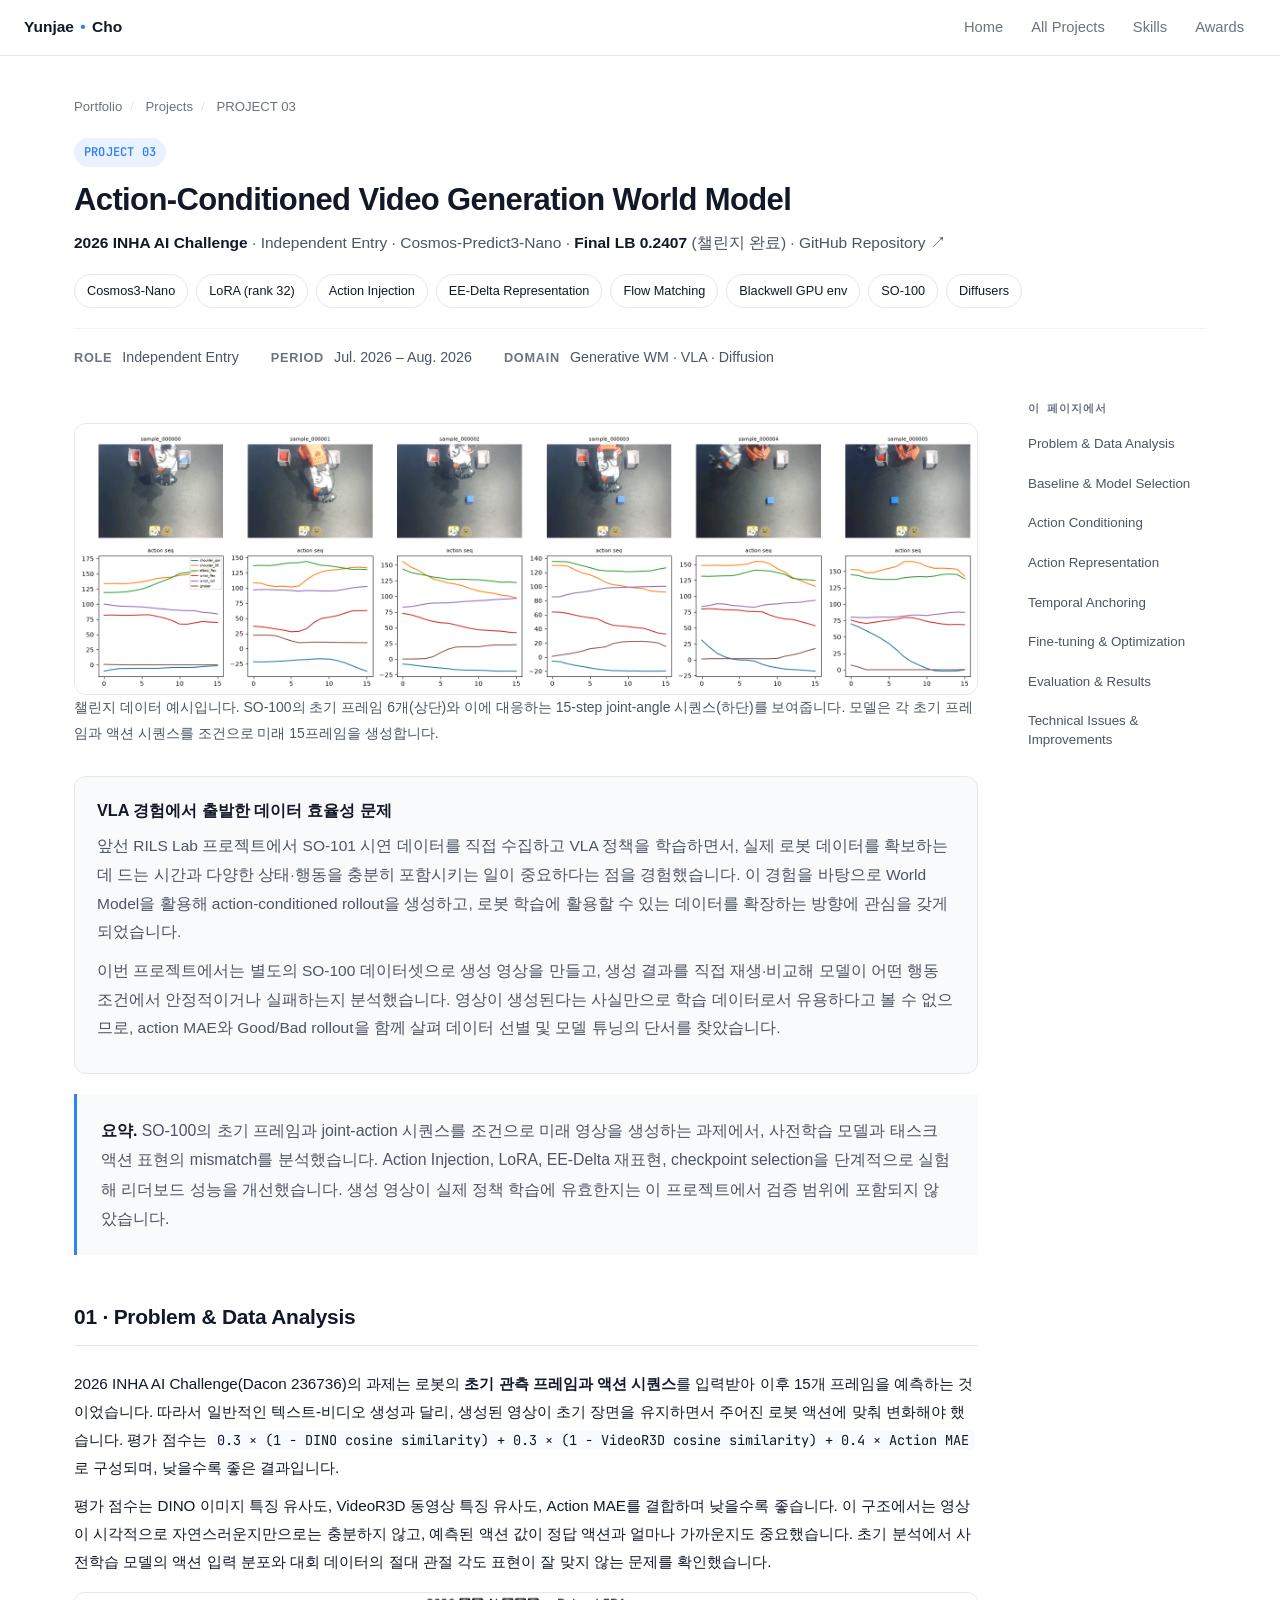
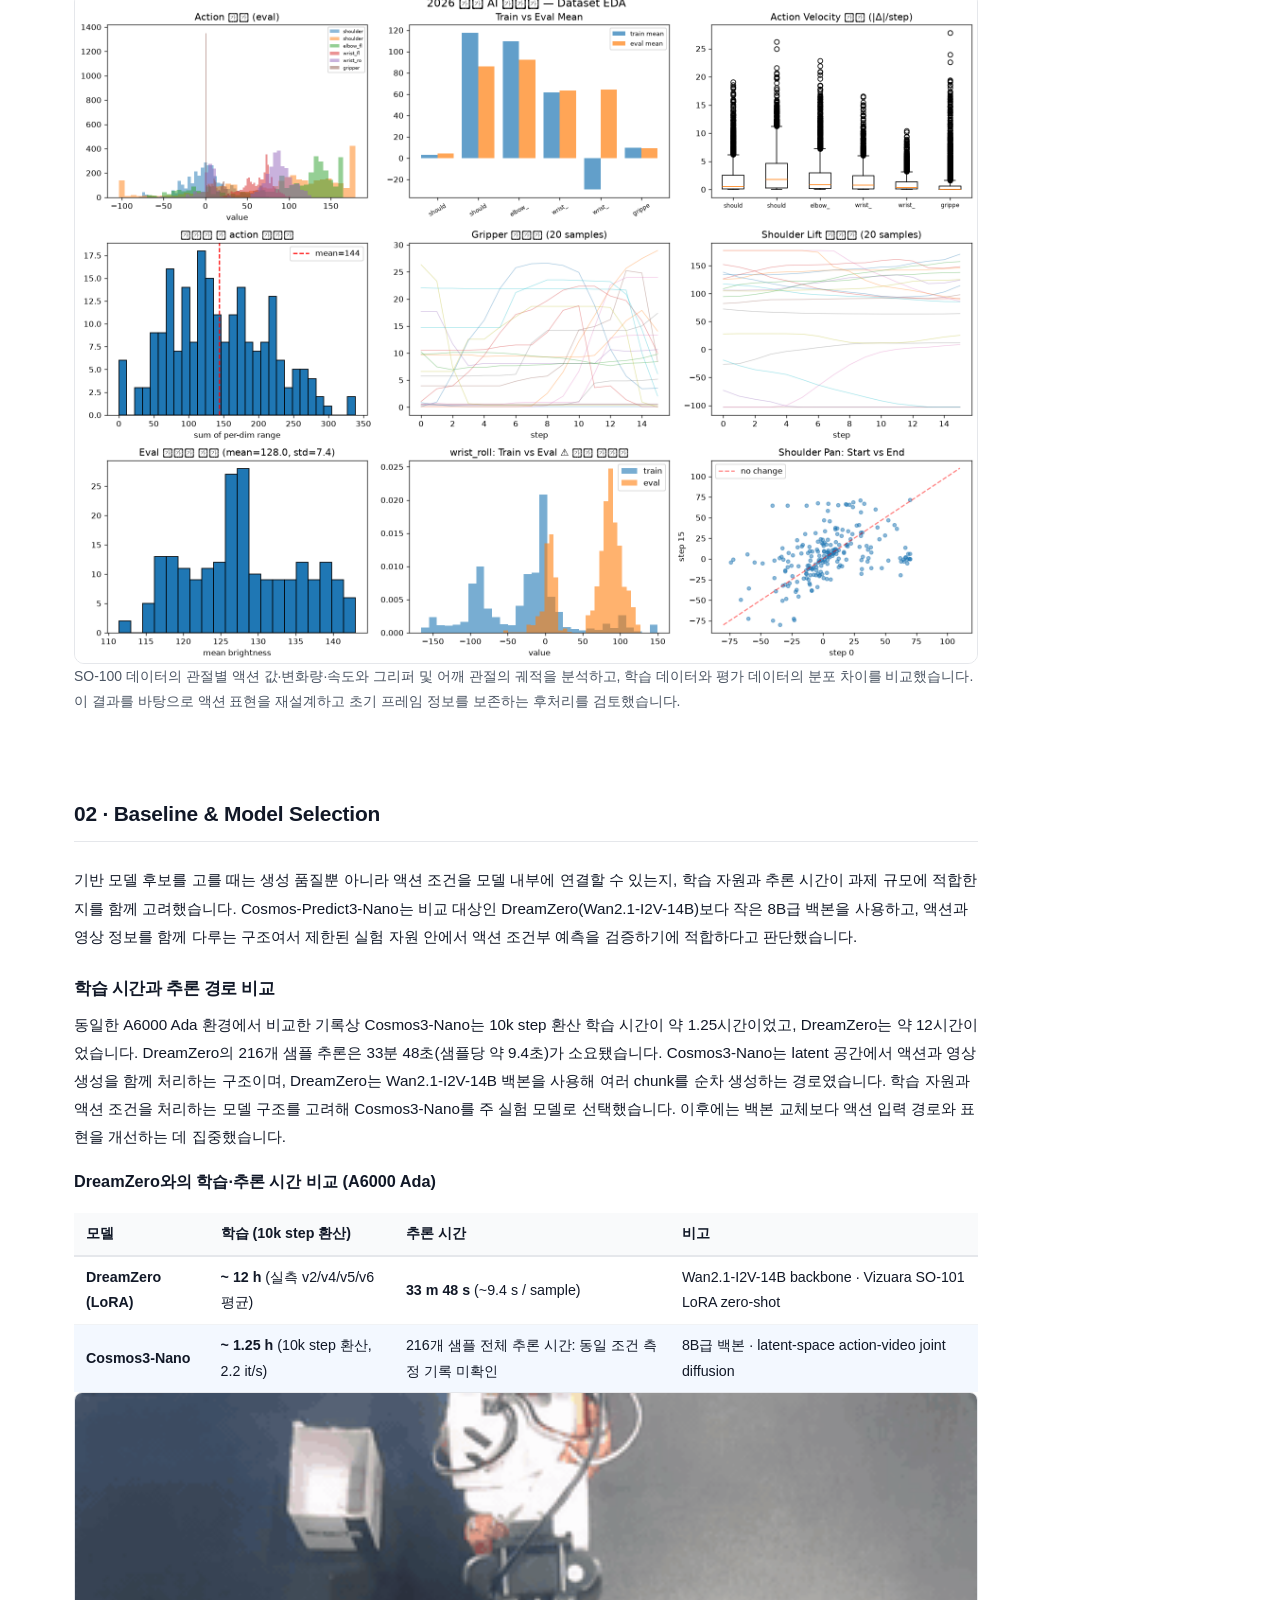
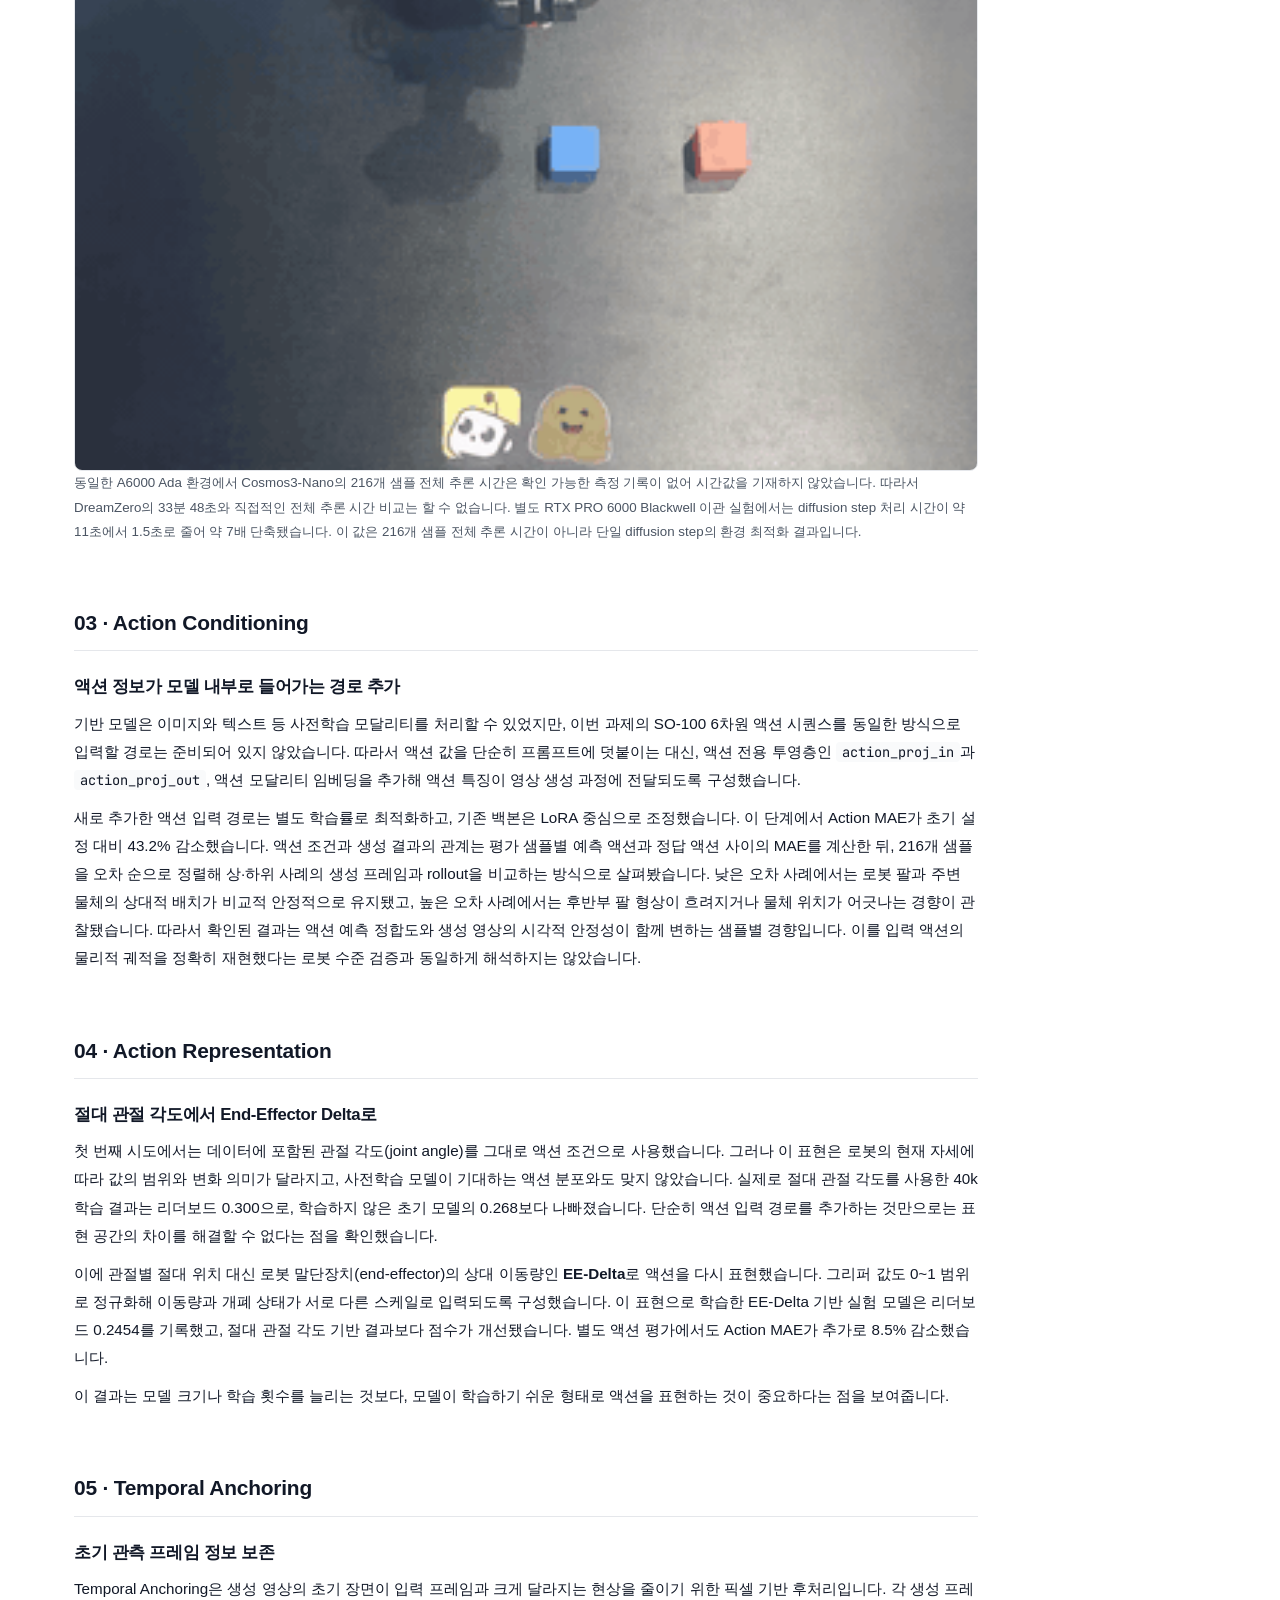
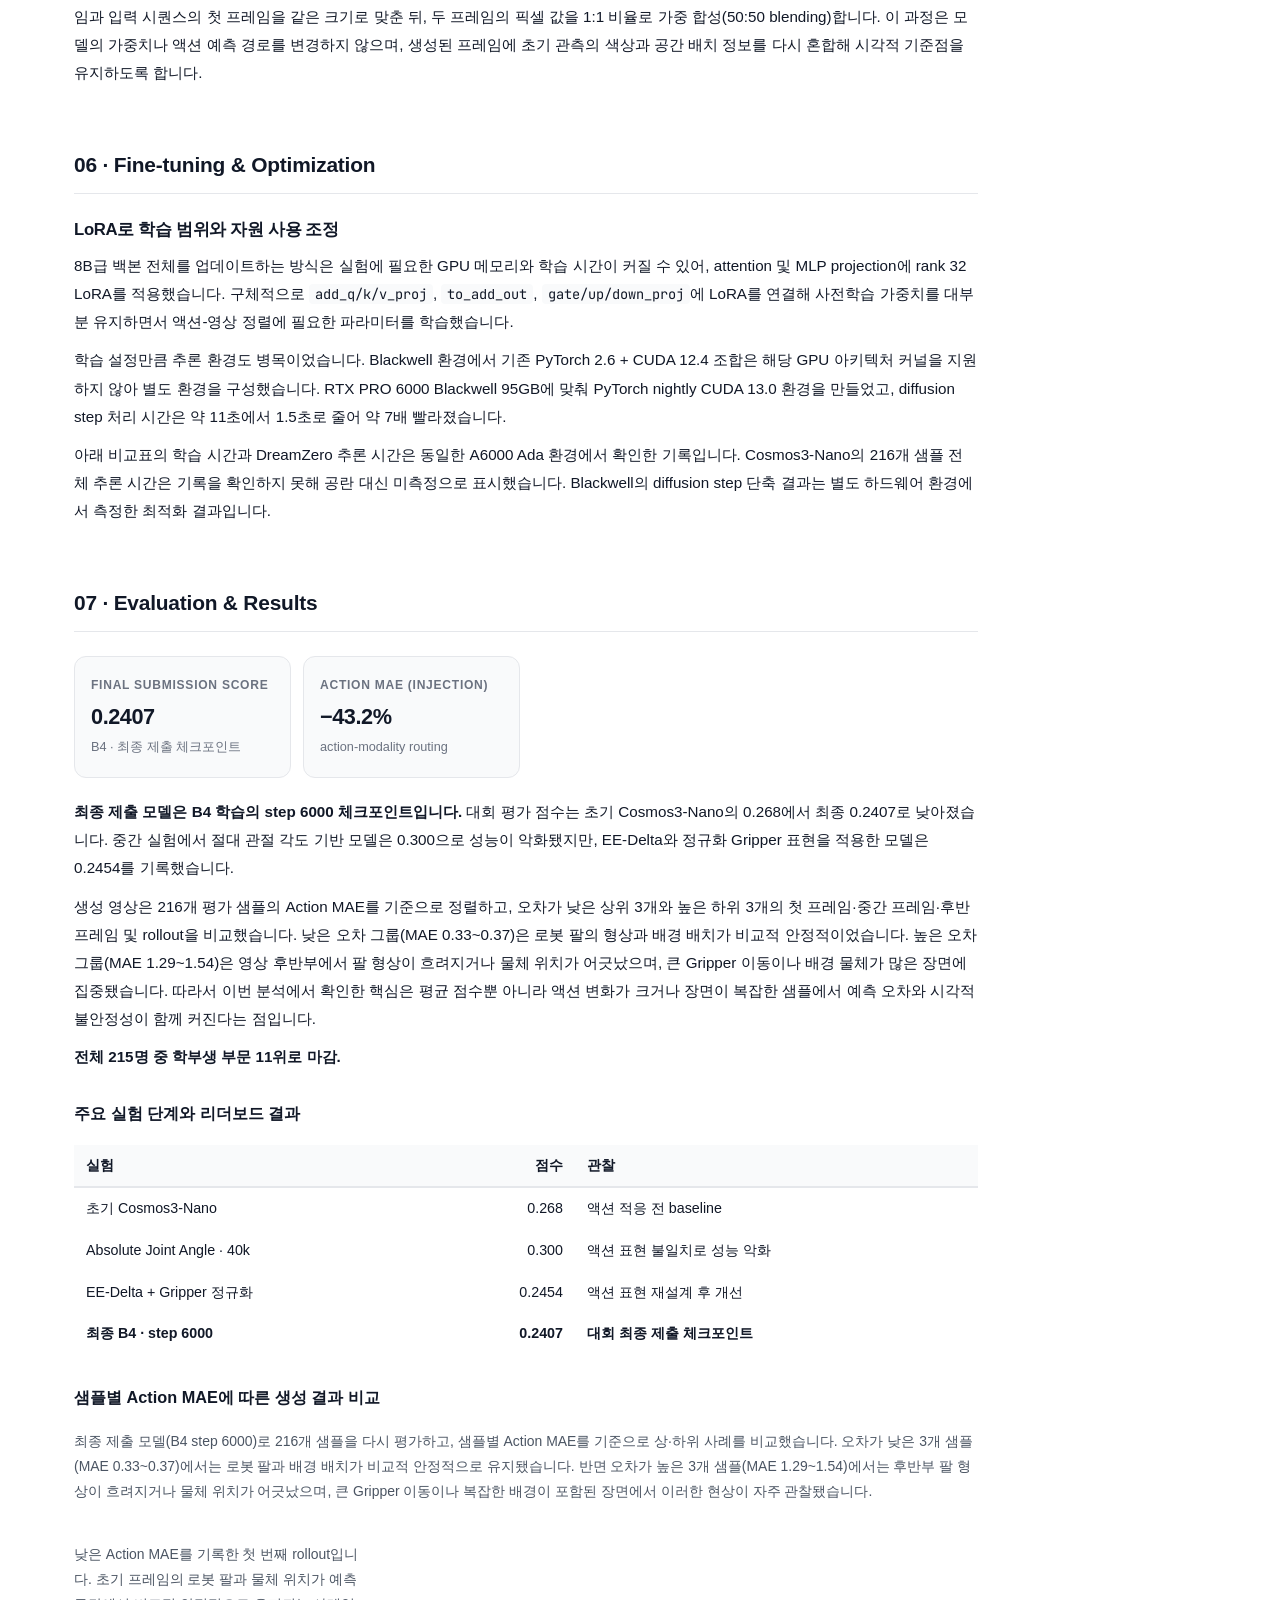
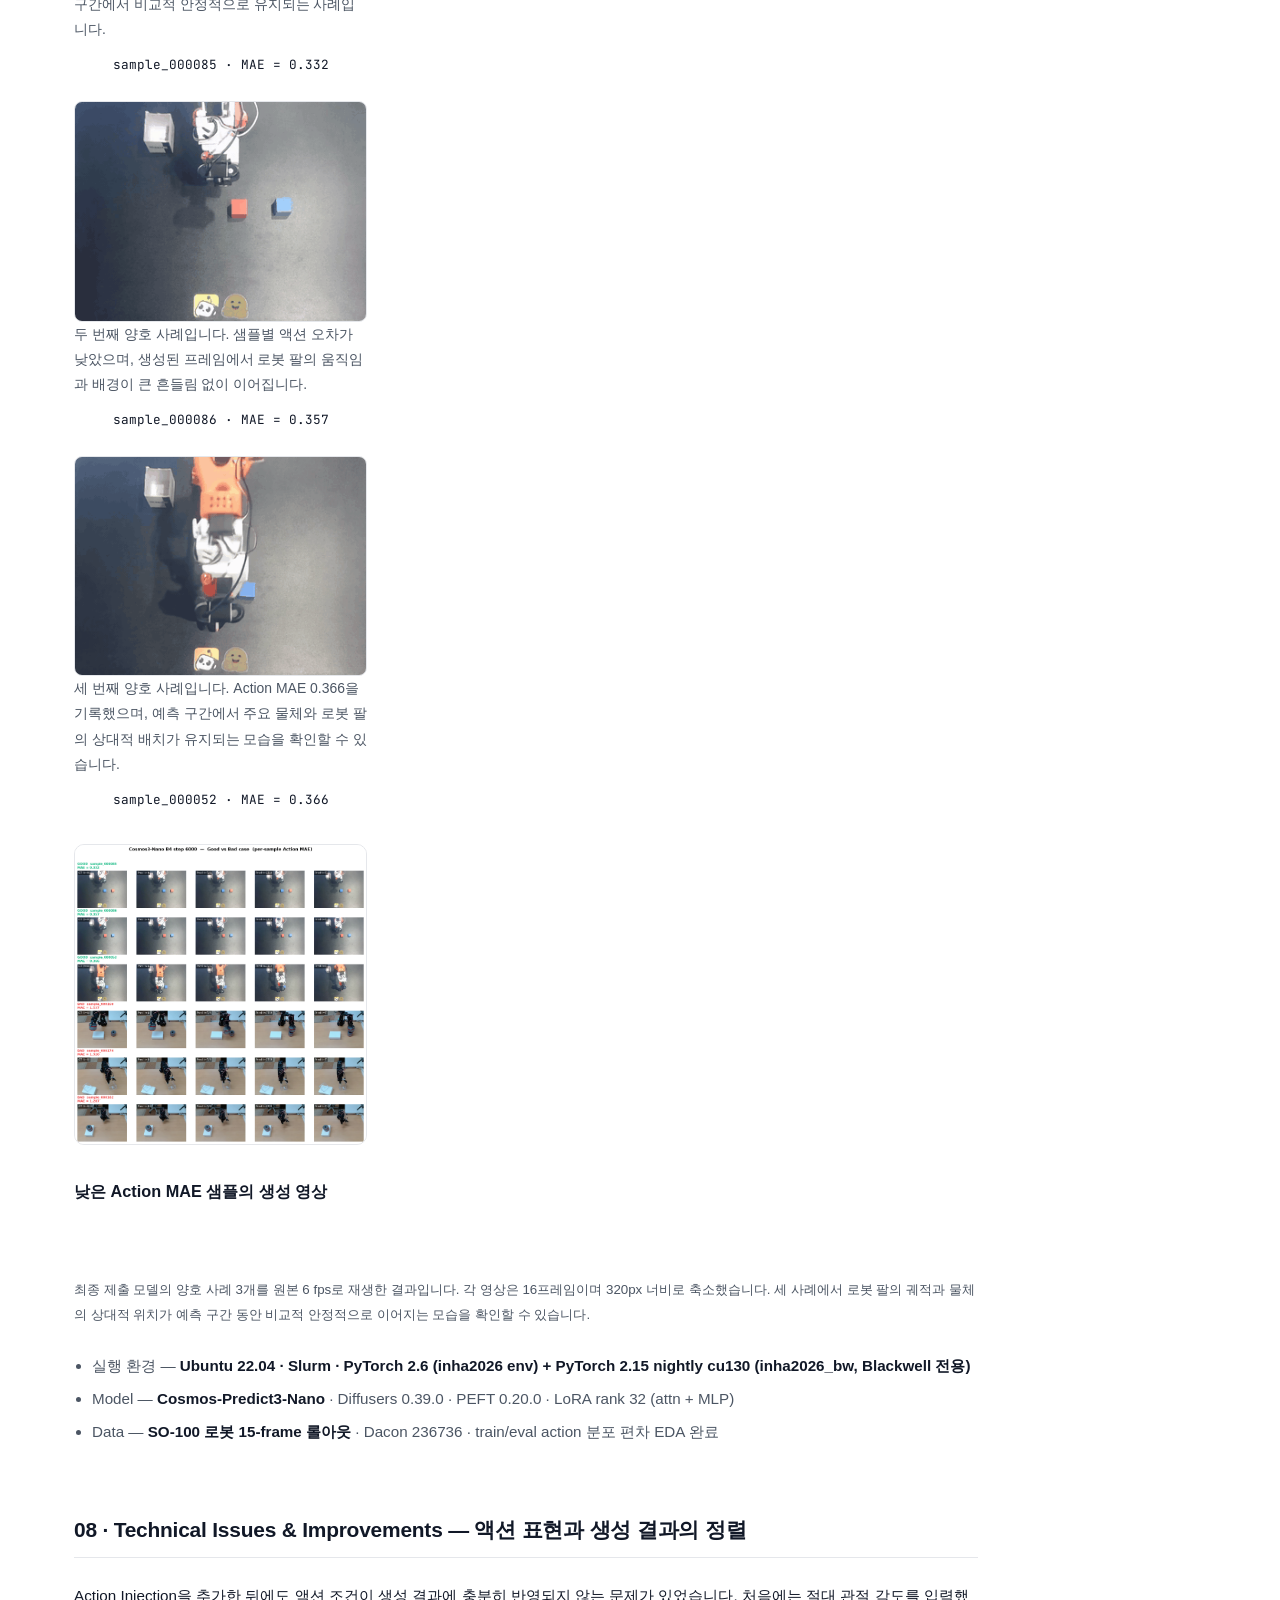
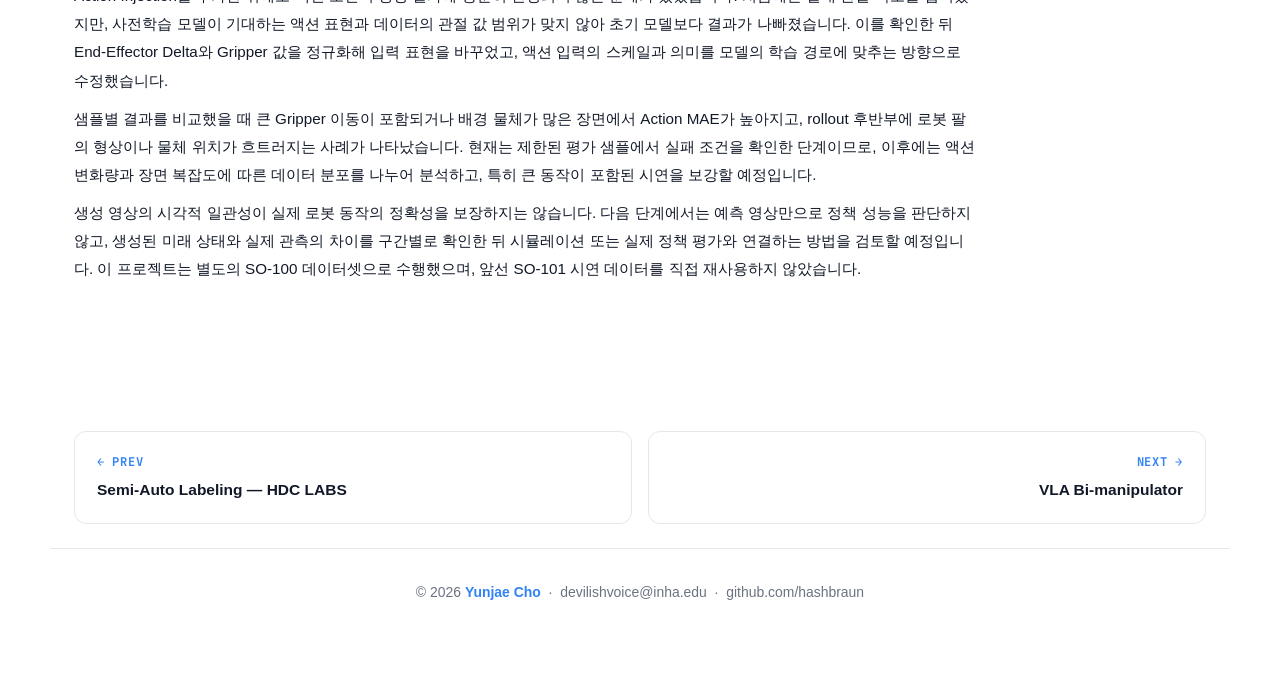
<file: projects/project-03.html>
<!DOCTYPE html>
<html lang="ko">
<head>
<meta charset="UTF-8" />
<meta name="viewport" content="width=device-width, initial-scale=1.0" />
<title>PROJECT 03 · Action-Conditioned Video Generation (INHA 2026) — Yunjae Cho</title>
<link rel="preconnect" href="https://fonts.googleapis.com">
<link rel="preconnect" href="https://fonts.gstatic.com" crossorigin>
<link href="https://fonts.googleapis.com/css2?family=Inter:wght@300;400;500;600;700;800&family=JetBrains+Mono:wght@400;500;600;700&display=swap" rel="stylesheet">
<link rel="stylesheet" href="../styles.css">
</head>
<body>

<nav class="top">
  <div class="brand"><a href="../portfolio.html">Yunjae <span class="dot">•</span> Cho</a></div>
  <ul>
    <li><a href="../portfolio.html">Home</a></li>
    <li><a href="../portfolio.html#projects">All Projects</a></li>
    <li><a href="../portfolio.html#skills">Skills</a></li>
    <li><a href="../portfolio.html#awards">Awards</a></li>
  </ul>
</nav>

<div class="detail-header">
  <div class="breadcrumb">
    <a href="../portfolio.html">Portfolio</a><span class="sep">/</span>
    <a href="../portfolio.html#projects">Projects</a><span class="sep">/</span>
    <span>PROJECT 03</span>
  </div>
  <span class="num-badge">PROJECT 03</span>
  <h1>Action-Conditioned Video Generation World Model</h1>
  <div class="subtitle"><b>2026 INHA AI Challenge</b> · Independent Entry · Cosmos-Predict3-Nano · <b>Final LB 0.2407</b> (챌린지 완료) · <a class="more" href="https://github.com/hashbraun/inha2026" target="_blank" rel="noopener">GitHub Repository ↗</a></div>
  <div class="stack">
    <span class="tech">Cosmos3-Nano</span>
    <span class="tech">LoRA (rank 32)</span>
    <span class="tech">Action Injection</span>
    <span class="tech">EE-Delta Representation</span>
    <span class="tech">Flow Matching</span>
    <span class="tech">Blackwell GPU env</span>
    <span class="tech">SO-100</span>
    <span class="tech">Diffusers</span>
  </div>
  <div class="meta-row">
    <div><span class="label">Role</span> Independent Entry</div>
    <div><span class="label">Period</span> Jul. 2026 – Aug. 2026</div>
    <div><span class="label">Domain</span> Generative WM · VLA · Diffusion</div>
  </div>
</div>

<section>
  <div class="detail-article-layout">
    <aside class="article-sidebar"><div class="article-sidebar-title">이 페이지에서</div><nav class="article-toc" aria-label="본문 목차"><a href="#problem">Problem &amp; Data Analysis</a><a href="#baseline">Baseline &amp; Model Selection</a><a href="#conditioning">Action Conditioning</a><a href="#representation">Action Representation</a><a href="#anchoring">Temporal Anchoring</a><a href="#optimization">Fine-tuning &amp; Optimization</a><a href="#outcome">Evaluation &amp; Results</a><a href="#reflection">Technical Issues &amp; Improvements</a></nav></aside>
    <main class="article-main">

  <div class="media">
<img src="../assets/p03/eval_samples.png"
         alt="Eval 샘플 프리뷰 — 6개 SO-100 첫 프레임(상단, 로봇 gripper가 큐브를 조작하는 top-down view)과 각 샘플에 대응하는 15-step joint action 시퀀스(하단, shoulder/elbow/wrist/gripper 6채널 궤적)" />
<p class="media-caption">챌린지 데이터 예시입니다. SO-100의 초기 프레임 6개(상단)와 이에 대응하는 15-step joint-angle 시퀀스(하단)를 보여줍니다. 모델은 각 초기 프레임과 액션 시퀀스를 조건으로 미래 15프레임을 생성합니다.</p>
  </div>

  <div class="case-study-summary" style="margin-bottom:20px;">
    <h3>VLA 경험에서 출발한 데이터 효율성 문제</h3>
    <p>앞선 RILS Lab 프로젝트에서 SO-101 시연 데이터를 직접 수집하고 VLA 정책을 학습하면서, 실제 로봇 데이터를 확보하는 데 드는 시간과 다양한 상태·행동을 충분히 포함시키는 일이 중요하다는 점을 경험했습니다. 이 경험을 바탕으로 World Model을 활용해 action-conditioned rollout을 생성하고, 로봇 학습에 활용할 수 있는 데이터를 확장하는 방향에 관심을 갖게 되었습니다.</p>
    <p style="margin-top:8px;">이번 프로젝트에서는 별도의 SO-100 데이터셋으로 생성 영상을 만들고, 생성 결과를 직접 재생·비교해 모델이 어떤 행동 조건에서 안정적이거나 실패하는지 분석했습니다. 영상이 생성된다는 사실만으로 학습 데이터로서 유용하다고 볼 수 없으므로, action MAE와 Good/Bad rollout을 함께 살펴 데이터 선별 및 모델 튜닝의 단서를 찾았습니다.</p>
  </div>
  <div class="article-intro"><strong>요약.</strong> SO-100의 초기 프레임과 joint-action 시퀀스를 조건으로 미래 영상을 생성하는 과제에서, 사전학습 모델과 태스크 액션 표현의 mismatch를 분석했습니다. Action Injection, LoRA, EE-Delta 재표현, checkpoint selection을 단계적으로 실험해 리더보드 성능을 개선했습니다. 생성 영상이 실제 정책 학습에 유효한지는 이 프로젝트에서 검증 범위에 포함되지 않았습니다.</div>
  <div class="article-section">
  <h2 class="section-title" id="problem">01 · Problem &amp; Data Analysis</h2>
  <div class="card-block">
    <p>2026 INHA AI Challenge(Dacon 236736)의 과제는 로봇의 <b>초기 관측 프레임과 액션 시퀀스</b>를 입력받아 이후 15개 프레임을 예측하는 것이었습니다. 따라서 일반적인 텍스트-비디오 생성과 달리, 생성된 영상이 초기 장면을 유지하면서 주어진 로봇 액션에 맞춰 변화해야 했습니다. 평가 점수는 <code>0.3 × (1 − DINO cosine similarity) + 0.3 × (1 − VideoR3D cosine similarity) + 0.4 × Action MAE</code>로 구성되며, 낮을수록 좋은 결과입니다.</p>
    <p style="margin-top:10px;">평가 점수는 DINO 이미지 특징 유사도, VideoR3D 동영상 특징 유사도, Action MAE를 결합하며 낮을수록 좋습니다. 이 구조에서는 영상이 시각적으로 자연스러운지만으로는 충분하지 않고, 예측된 액션 값이 정답 액션과 얼마나 가까운지도 중요했습니다. 초기 분석에서 사전학습 모델의 액션 입력 분포와 대회 데이터의 절대 관절 각도 표현이 잘 맞지 않는 문제를 확인했습니다.</p>

    <div class="media" style="margin-top:16px;">
<img src="../assets/p03/dataset_eda.png"
           alt="SO-100 챌린지 데이터셋 EDA 9-panel — (상단) Action 분포 히스토그램, Train vs Eval 평균 비교 barplot, joint별 action velocity boxplot. (중단) Δaction 분포, gripper 궤적 20샘플, shoulder lift 궤적 20샘플. (하단) 밝기 분포, wrist roll train/eval 편차, shoulder pan start vs end 산점도" />
<p class="media-caption">SO-100 데이터의 관절별 액션 값·변화량·속도와 그리퍼 및 어깨 관절의 궤적을 분석하고, 학습 데이터와 평가 데이터의 분포 차이를 비교했습니다. 이 결과를 바탕으로 액션 표현을 재설계하고 초기 프레임 정보를 보존하는 후처리를 검토했습니다.</p>
    </div>
  </div>

  <h2 class="section-title" id="baseline">02 · Baseline &amp; Model Selection</h2>
  <div class="card-block">
    <p>기반 모델 후보를 고를 때는 생성 품질뿐 아니라 액션 조건을 모델 내부에 연결할 수 있는지, 학습 자원과 추론 시간이 과제 규모에 적합한지를 함께 고려했습니다. Cosmos-Predict3-Nano는 비교 대상인 DreamZero(Wan2.1-I2V-14B)보다 작은 8B급 백본을 사용하고, 액션과 영상 정보를 함께 다루는 구조여서 제한된 실험 자원 안에서 액션 조건부 예측을 검증하기에 적합하다고 판단했습니다.</p>
    <h3 class="article-subtitle">학습 시간과 추론 경로 비교</h3>
    <p>동일한 A6000 Ada 환경에서 비교한 기록상 Cosmos3-Nano는 10k step 환산 학습 시간이 약 1.25시간이었고, DreamZero는 약 12시간이었습니다. DreamZero의 216개 샘플 추론은 33분 48초(샘플당 약 9.4초)가 소요됐습니다. Cosmos3-Nano는 latent 공간에서 액션과 영상 생성을 함께 처리하는 구조이며, DreamZero는 Wan2.1-I2V-14B 백본을 사용해 여러 chunk를 순차 생성하는 경로였습니다. 학습 자원과 액션 조건을 처리하는 모델 구조를 고려해 Cosmos3-Nano를 주 실험 모델로 선택했습니다. 이후에는 백본 교체보다 액션 입력 경로와 표현을 개선하는 데 집중했습니다.</p>
    <h3 style="margin-top:16px; font-size:1.05rem; color:var(--ink);">DreamZero와의 학습·추론 시간 비교 (A6000 Ada)</h3>
    <div style="overflow-x:auto; margin-top:10px;">
      <table style="width:100%; border-collapse:collapse; font-size:0.92rem;">
        <thead>
          <tr style="background:var(--bg-soft, #F9FAFB); border-bottom:2px solid var(--line, #E5E7EB);">
            <th style="text-align:left;   padding:8px 12px;">모델</th>
            <th style="text-align:left;   padding:8px 12px;">학습 (10k step 환산)</th>
            <th style="text-align:left;   padding:8px 12px;">추론 시간</th>
            <th style="text-align:left;   padding:8px 12px;">비고</th>
          </tr>
        </thead>
        <tbody style="color:var(--gray-700);">
          <tr style="border-bottom:1px solid var(--line-soft, #F1F3F5);">
            <td style="padding:8px 12px;"><b>DreamZero (LoRA)</b></td>
            <td style="padding:8px 12px;"><b>~ 12 h</b> (실측 v2/v4/v5/v6 평균)</td>
            <td style="padding:8px 12px;"><b>33 m 48 s</b> (~9.4 s / sample)</td>
            <td style="padding:8px 12px;">Wan2.1-I2V-14B backbone · Vizuara SO-101 LoRA zero-shot</td>
          </tr>
          <tr style="background:rgba(49,130,246,0.06);">
            <td style="padding:8px 12px;"><b>Cosmos3-Nano</b></td>
            <td style="padding:8px 12px;"><b>~ 1.25 h</b> (10k step 환산, 2.2 it/s)</td>
            <td style="padding:8px 12px;">216개 샘플 전체 추론 시간: 동일 조건 측정 기록 미확인</td>
            <td style="padding:8px 12px;">8B급 백본 · latent-space action-video joint diffusion</td>
          </tr>
        </tbody>
      </table>
    </div>
    <img src="../assets/p03/good_sample_085.gif"
             alt="Good case rollout 1 — sample_000085 (MAE 0.332). Cosmos3-Nano B4 step6000 pred 16 frame @ 6fps loop"
             style="width:100%; display:block; border-radius:8px; border:1px solid var(--line, #E5E7EB);" />
<p class="media-caption">동일한 A6000 Ada 환경에서 Cosmos3-Nano의 216개 샘플 전체 추론 시간은 확인 가능한 측정 기록이 없어 시간값을 기재하지 않았습니다. 따라서 DreamZero의 33분 48초와 직접적인 전체 추론 시간 비교는 할 수 없습니다. 별도 RTX PRO 6000 Blackwell 이관 실험에서는 diffusion step 처리 시간이 약 11초에서 1.5초로 줄어 약 7배 단축됐습니다. 이 값은 216개 샘플 전체 추론 시간이 아니라 단일 diffusion step의 환경 최적화 결과입니다.</p>

  </div>

  <h2 class="section-title" id="conditioning">03 · Action Conditioning</h2>
  <div class="card-block">
    <h3 class="article-subtitle">액션 정보가 모델 내부로 들어가는 경로 추가</h3>
    <p>기반 모델은 이미지와 텍스트 등 사전학습 모달리티를 처리할 수 있었지만, 이번 과제의 SO-100 6차원 액션 시퀀스를 동일한 방식으로 입력할 경로는 준비되어 있지 않았습니다. 따라서 액션 값을 단순히 프롬프트에 덧붙이는 대신, 액션 전용 투영층인 <code>action_proj_in</code>과 <code>action_proj_out</code>, 액션 모달리티 임베딩을 추가해 액션 특징이 영상 생성 과정에 전달되도록 구성했습니다.</p>
    <p style="margin-top:10px;">새로 추가한 액션 입력 경로는 별도 학습률로 최적화하고, 기존 백본은 LoRA 중심으로 조정했습니다. 이 단계에서 Action MAE가 초기 설정 대비 43.2% 감소했습니다. 액션 조건과 생성 결과의 관계는 평가 샘플별 예측 액션과 정답 액션 사이의 MAE를 계산한 뒤, 216개 샘플을 오차 순으로 정렬해 상·하위 사례의 생성 프레임과 rollout을 비교하는 방식으로 살펴봤습니다. 낮은 오차 사례에서는 로봇 팔과 주변 물체의 상대적 배치가 비교적 안정적으로 유지됐고, 높은 오차 사례에서는 후반부 팔 형상이 흐려지거나 물체 위치가 어긋나는 경향이 관찰됐습니다. 따라서 확인된 결과는 액션 예측 정합도와 생성 영상의 시각적 안정성이 함께 변하는 샘플별 경향입니다. 이를 입력 액션의 물리적 궤적을 정확히 재현했다는 로봇 수준 검증과 동일하게 해석하지는 않았습니다.</p>
  </div>
  <h2 class="section-title" id="representation">04 · Action Representation</h2>
  <div class="card-block">
    <h3 class="article-subtitle">절대 관절 각도에서 End-Effector Delta로</h3>
    <p>첫 번째 시도에서는 데이터에 포함된 관절 각도(joint angle)를 그대로 액션 조건으로 사용했습니다. 그러나 이 표현은 로봇의 현재 자세에 따라 값의 범위와 변화 의미가 달라지고, 사전학습 모델이 기대하는 액션 분포와도 맞지 않았습니다. 실제로 절대 관절 각도를 사용한 40k 학습 결과는 리더보드 0.300으로, 학습하지 않은 초기 모델의 0.268보다 나빠졌습니다. 단순히 액션 입력 경로를 추가하는 것만으로는 표현 공간의 차이를 해결할 수 없다는 점을 확인했습니다.</p>
    <p style="margin-top:10px;">이에 관절별 절대 위치 대신 로봇 말단장치(end-effector)의 상대 이동량인 <b>EE-Delta</b>로 액션을 다시 표현했습니다. 그리퍼 값도 0~1 범위로 정규화해 이동량과 개폐 상태가 서로 다른 스케일로 입력되도록 구성했습니다. 이 표현으로 학습한 EE-Delta 기반 실험 모델은 리더보드 0.2454를 기록했고, 절대 관절 각도 기반 결과보다 점수가 개선됐습니다. 별도 액션 평가에서도 Action MAE가 추가로 8.5% 감소했습니다.</p>
    <p style="margin-top:10px;">이 결과는 모델 크기나 학습 횟수를 늘리는 것보다, 모델이 학습하기 쉬운 형태로 액션을 표현하는 것이 중요하다는 점을 보여줍니다.</p>
  </div>

  <h2 class="section-title" id="anchoring">05 · Temporal Anchoring</h2>
  <div class="card-block">
    <h3 class="article-subtitle">초기 관측 프레임 정보 보존</h3>
    <p>Temporal Anchoring은 생성 영상의 초기 장면이 입력 프레임과 크게 달라지는 현상을 줄이기 위한 픽셀 기반 후처리입니다. 각 생성 프레임과 입력 시퀀스의 첫 프레임을 같은 크기로 맞춘 뒤, 두 프레임의 픽셀 값을 1:1 비율로 가중 합성(50:50 blending)합니다. 이 과정은 모델의 가중치나 액션 예측 경로를 변경하지 않으며, 생성된 프레임에 초기 관측의 색상과 공간 배치 정보를 다시 혼합해 시각적 기준점을 유지하도록 합니다.</p>
  </div>

  <h2 class="section-title" id="optimization">06 · Fine-tuning &amp; Optimization</h2>
  <div class="card-block">
    <h3 class="article-subtitle">LoRA로 학습 범위와 자원 사용 조정</h3>
    <p>8B급 백본 전체를 업데이트하는 방식은 실험에 필요한 GPU 메모리와 학습 시간이 커질 수 있어, attention 및 MLP projection에 rank 32 LoRA를 적용했습니다. 구체적으로 <code>add_q/k/v_proj</code>, <code>to_add_out</code>, <code>gate/up/down_proj</code>에 LoRA를 연결해 사전학습 가중치를 대부분 유지하면서 액션-영상 정렬에 필요한 파라미터를 학습했습니다.</p>
    <p style="margin-top:10px;">학습 설정만큼 추론 환경도 병목이었습니다. Blackwell 환경에서 기존 PyTorch 2.6 + CUDA 12.4 조합은 해당 GPU 아키텍처 커널을 지원하지 않아 별도 환경을 구성했습니다. RTX PRO 6000 Blackwell 95GB에 맞춰 PyTorch nightly CUDA 13.0 환경을 만들었고, diffusion step 처리 시간은 약 11초에서 1.5초로 줄어 약 7배 빨라졌습니다.</p>
    <p style="margin-top:10px;">아래 비교표의 학습 시간과 DreamZero 추론 시간은 동일한 A6000 Ada 환경에서 확인한 기록입니다. Cosmos3-Nano의 216개 샘플 전체 추론 시간은 기록을 확인하지 못해 공란 대신 미측정으로 표시했습니다. Blackwell의 diffusion step 단축 결과는 별도 하드웨어 환경에서 측정한 최적화 결과입니다.</p>
  </div>

  <h2 class="section-title" id="outcome">07 · Evaluation &amp; Results</h2>
  <div class="card-block">
    <div class="kpi-grid">
      <div class="kpi-tile">
        <div class="k-label">Final Submission Score</div>
        <div class="k-value">0.2407</div>
        <div class="k-sub">B4 · 최종 제출 체크포인트</div>
      </div>
      <div class="kpi-tile">
        <div class="k-label">Action MAE (Injection)</div>
        <div class="k-value">&minus;43.2%</div>
        <div class="k-sub">action-modality routing</div>
      </div>
    </div>

    <p style="color:var(--gray-700); margin-top:20px;">
      <b>최종 제출 모델은 B4 학습의 step 6000 체크포인트입니다.</b> 대회 평가 점수는 초기 Cosmos3-Nano의 0.268에서 최종 0.2407로 낮아졌습니다. 중간 실험에서 절대 관절 각도 기반 모델은 0.300으로 성능이 악화됐지만, EE-Delta와 정규화 Gripper 표현을 적용한 모델은 0.2454를 기록했습니다.
    </p>
    <p style="color:var(--gray-700); margin-top:10px;">
      생성 영상은 216개 평가 샘플의 Action MAE를 기준으로 정렬하고, 오차가 낮은 상위 3개와 높은 하위 3개의 첫 프레임·중간 프레임·후반 프레임 및 rollout을 비교했습니다. 낮은 오차 그룹(MAE 0.33~0.37)은 로봇 팔의 형상과 배경 배치가 비교적 안정적이었습니다. 높은 오차 그룹(MAE 1.29~1.54)은 영상 후반부에서 팔 형상이 흐려지거나 물체 위치가 어긋났으며, 큰 Gripper 이동이나 배경 물체가 많은 장면에 집중됐습니다. 따라서 이번 분석에서 확인한 핵심은 평균 점수뿐 아니라 액션 변화가 크거나 장면이 복잡한 샘플에서 예측 오차와 시각적 불안정성이 함께 커진다는 점입니다.
    </p>
    <p style="color:var(--ink); margin-top:10px; font-weight:600;">
      전체 215명 중 <b>학부생 부문 11위</b>로 마감.
    </p>


    <h3 style="margin-top:28px; font-size:1.05rem; color:var(--ink);">주요 실험 단계와 리더보드 결과</h3>
    <div style="overflow-x:auto; margin-top:10px;">
      <table style="width:100%; border-collapse:collapse; font-size:0.92rem;">
        <thead><tr style="background:var(--bg-soft, #F9FAFB); border-bottom:2px solid var(--line, #E5E7EB);"><th style="text-align:left;padding:8px 12px;">실험</th><th style="text-align:right;padding:8px 12px;">점수</th><th style="text-align:left;padding:8px 12px;">관찰</th></tr></thead>
        <tbody style="color:var(--gray-700);">
          <tr><td style="padding:8px 12px;">초기 Cosmos3-Nano</td><td style="padding:8px 12px;text-align:right;">0.268</td><td style="padding:8px 12px;">액션 적응 전 baseline</td></tr>
          <tr><td style="padding:8px 12px;">Absolute Joint Angle · 40k</td><td style="padding:8px 12px;text-align:right;">0.300</td><td style="padding:8px 12px;">액션 표현 불일치로 성능 악화</td></tr>
          <tr><td style="padding:8px 12px;">EE-Delta + Gripper 정규화</td><td style="padding:8px 12px;text-align:right;">0.2454</td><td style="padding:8px 12px;">액션 표현 재설계 후 개선</td></tr>
          <tr><td style="padding:8px 12px;"><b>최종 B4 · step 6000</b></td><td style="padding:8px 12px;text-align:right;"><b>0.2407</b></td><td style="padding:8px 12px;"><b>대회 최종 제출 체크포인트</b></td></tr>
        </tbody>
      </table>
    </div>

    <h3 style="margin-top:28px; font-size:1.05rem; color:var(--ink);">샘플별 Action MAE에 따른 생성 결과 비교</h3>
    <div class="media" style="margin-top:12px;">
<p class="media-caption">최종 제출 모델(B4 step 6000)로 216개 샘플을 다시 평가하고, 샘플별 Action MAE를 기준으로 상·하위 사례를 비교했습니다. 오차가 낮은 3개 샘플(MAE 0.33~0.37)에서는 로봇 팔과 배경 배치가 비교적 안정적으로 유지됐습니다. 반면 오차가 높은 3개 샘플(MAE 1.29~1.54)에서는 후반부 팔 형상이 흐려지거나 물체 위치가 어긋났으며, 큰 Gripper 이동이나 복잡한 배경이 포함된 장면에서 이러한 현상이 자주 관찰됐습니다.</p>
<div class="media-triplet" aria-label="Three low-action-error rollout examples">
<div class="media" style="margin:24px 0 32px;">
<p class="media-caption">낮은 Action MAE를 기록한 첫 번째 rollout입니다. 초기 프레임의 로봇 팔과 물체 위치가 예측 구간에서 비교적 안정적으로 유지되는 사례입니다.</p>
<div style="text-align:center; font-size:0.82rem; color:var(--gray-700); margin-top:6px; font-family:'JetBrains Mono',monospace;">sample_000085 &middot; MAE = 0.332</div>
<div class="media" style="margin:24px 0 32px;">
<img src="../assets/p03/good_sample_086.gif"
             alt="Good case rollout 2 — sample_000086 (MAE 0.357). Cosmos3-Nano B4 step6000 pred 16 frame @ 6fps loop"
             style="width:100%; display:block; border-radius:8px; border:1px solid var(--line, #E5E7EB);" />
<p class="media-caption">두 번째 양호 사례입니다. 샘플별 액션 오차가 낮았으며, 생성된 프레임에서 로봇 팔의 움직임과 배경이 큰 흔들림 없이 이어집니다.</p>
<div style="text-align:center; font-size:0.82rem; color:var(--gray-700); margin-top:6px; font-family:'JetBrains Mono',monospace;">sample_000086 &middot; MAE = 0.357</div>
<div class="media" style="margin:24px 0 32px;">
<img src="../assets/p03/good_sample_052.gif"
             alt="Good case rollout 3 — sample_000052 (MAE 0.366). Cosmos3-Nano B4 step6000 pred 16 frame @ 6fps loop"
             style="width:100%; display:block; border-radius:8px; border:1px solid var(--line, #E5E7EB);" />
<p class="media-caption">세 번째 양호 사례입니다. Action MAE 0.366을 기록했으며, 예측 구간에서 주요 물체와 로봇 팔의 상대적 배치가 유지되는 모습을 확인할 수 있습니다.</p>
<div style="text-align:center; font-size:0.82rem; color:var(--gray-700); margin-top:6px; font-family:'JetBrains Mono',monospace;">sample_000052 &middot; MAE = 0.366</div>
</div>
<img src="../assets/p03/good_bad_grid.png"
           alt="Good / Bad case 그리드 — Cosmos3-Nano B4 step6000 pred의 per-sample action MAE 상위 3개(GOOD, MAE 0.33~0.37)와 하위 3개(BAD, MAE 1.29~1.54)에 대해 GT 첫 프레임 + pred 4개 균등 프레임(t≈0, T/3, 2T/3, T) 6행 × 5열 시각화" />
    </div>

    <h3 style="margin-top:28px; font-size:1.05rem; color:var(--ink);">낮은 Action MAE 샘플의 생성 영상</h3>
    
      
</div>
      
</div>
      
</div>
        <p class="media-caption">최종 제출 모델의 양호 사례 3개를 원본 6 fps로 재생한 결과입니다. 각 영상은 16프레임이며 320px 너비로 축소했습니다. 세 사례에서 로봇 팔의 궤적과 물체의 상대적 위치가 예측 구간 동안 비교적 안정적으로 이어지는 모습을 확인할 수 있습니다.</p>

    <ul style="padding-left:18px;color:var(--gray-700); margin-top:24px;">
      <li>실행 환경 &mdash; <b>Ubuntu 22.04 · Slurm · PyTorch 2.6 (inha2026 env) + PyTorch 2.15 nightly cu130 (inha2026_bw, Blackwell 전용)</b></li>
      <li>Model &mdash; <b>Cosmos-Predict3-Nano</b> · Diffusers 0.39.0 · PEFT 0.20.0 · LoRA rank 32 (attn + MLP)</li>
      <li>Data &mdash; <b>SO-100 로봇 15-frame 롤아웃</b> · Dacon 236736 · train/eval action 분포 편차 EDA 완료</li>
    </ul>
  </div>

  <h2 class="section-title" id="reflection">08 · Technical Issues &amp; Improvements — 액션 표현과 생성 결과의 정렬</h2>
  <div class="card-block">
    <p>Action Injection을 추가한 뒤에도 액션 조건이 생성 결과에 충분히 반영되지 않는 문제가 있었습니다. 처음에는 절대 관절 각도를 입력했지만, 사전학습 모델이 기대하는 액션 표현과 데이터의 관절 값 범위가 맞지 않아 초기 모델보다 결과가 나빠졌습니다. 이를 확인한 뒤 End-Effector Delta와 Gripper 값을 정규화해 입력 표현을 바꾸었고, 액션 입력의 스케일과 의미를 모델의 학습 경로에 맞추는 방향으로 수정했습니다.</p>
    <p style="margin-top:10px;">샘플별 결과를 비교했을 때 큰 Gripper 이동이 포함되거나 배경 물체가 많은 장면에서 Action MAE가 높아지고, rollout 후반부에 로봇 팔의 형상이나 물체 위치가 흐트러지는 사례가 나타났습니다. 현재는 제한된 평가 샘플에서 실패 조건을 확인한 단계이므로, 이후에는 액션 변화량과 장면 복잡도에 따른 데이터 분포를 나누어 분석하고, 특히 큰 동작이 포함된 시연을 보강할 예정입니다.</p>
    <p style="margin-top:10px;">생성 영상의 시각적 일관성이 실제 로봇 동작의 정확성을 보장하지는 않습니다. 다음 단계에서는 예측 영상만으로 정책 성능을 판단하지 않고, 생성된 미래 상태와 실제 관측의 차이를 구간별로 확인한 뒤 시뮬레이션 또는 실제 정책 평가와 연결하는 방법을 검토할 예정입니다. 이 프로젝트는 별도의 SO-100 데이터셋으로 수행했으며, 앞선 SO-101 시연 데이터를 직접 재사용하지 않았습니다.</p>
  </div>
  </div>
</main>
  </div>
</section>

<div class="pager">
  <a class="prev" href="project-02.html">
    <div class="arrow">← PREV</div>
    <div class="p-title">Semi-Auto Labeling &mdash; HDC LABS</div>
  </a>
  <a class="next" href="project-04.html">
    <div class="arrow">NEXT →</div>
    <div class="p-title">VLA Bi-manipulator</div>
  </a>
</div>

<footer>
  &copy; 2026 <span class="accent">Yunjae Cho</span> &nbsp;·&nbsp;
  <a href="mailto:devilishvoice@inha.edu">devilishvoice@inha.edu</a> &nbsp;·&nbsp;
  <a href="https://github.com/hashbraun" target="_blank" rel="noopener">github.com/hashbraun</a>
</footer>

</body>
</html>
</file>
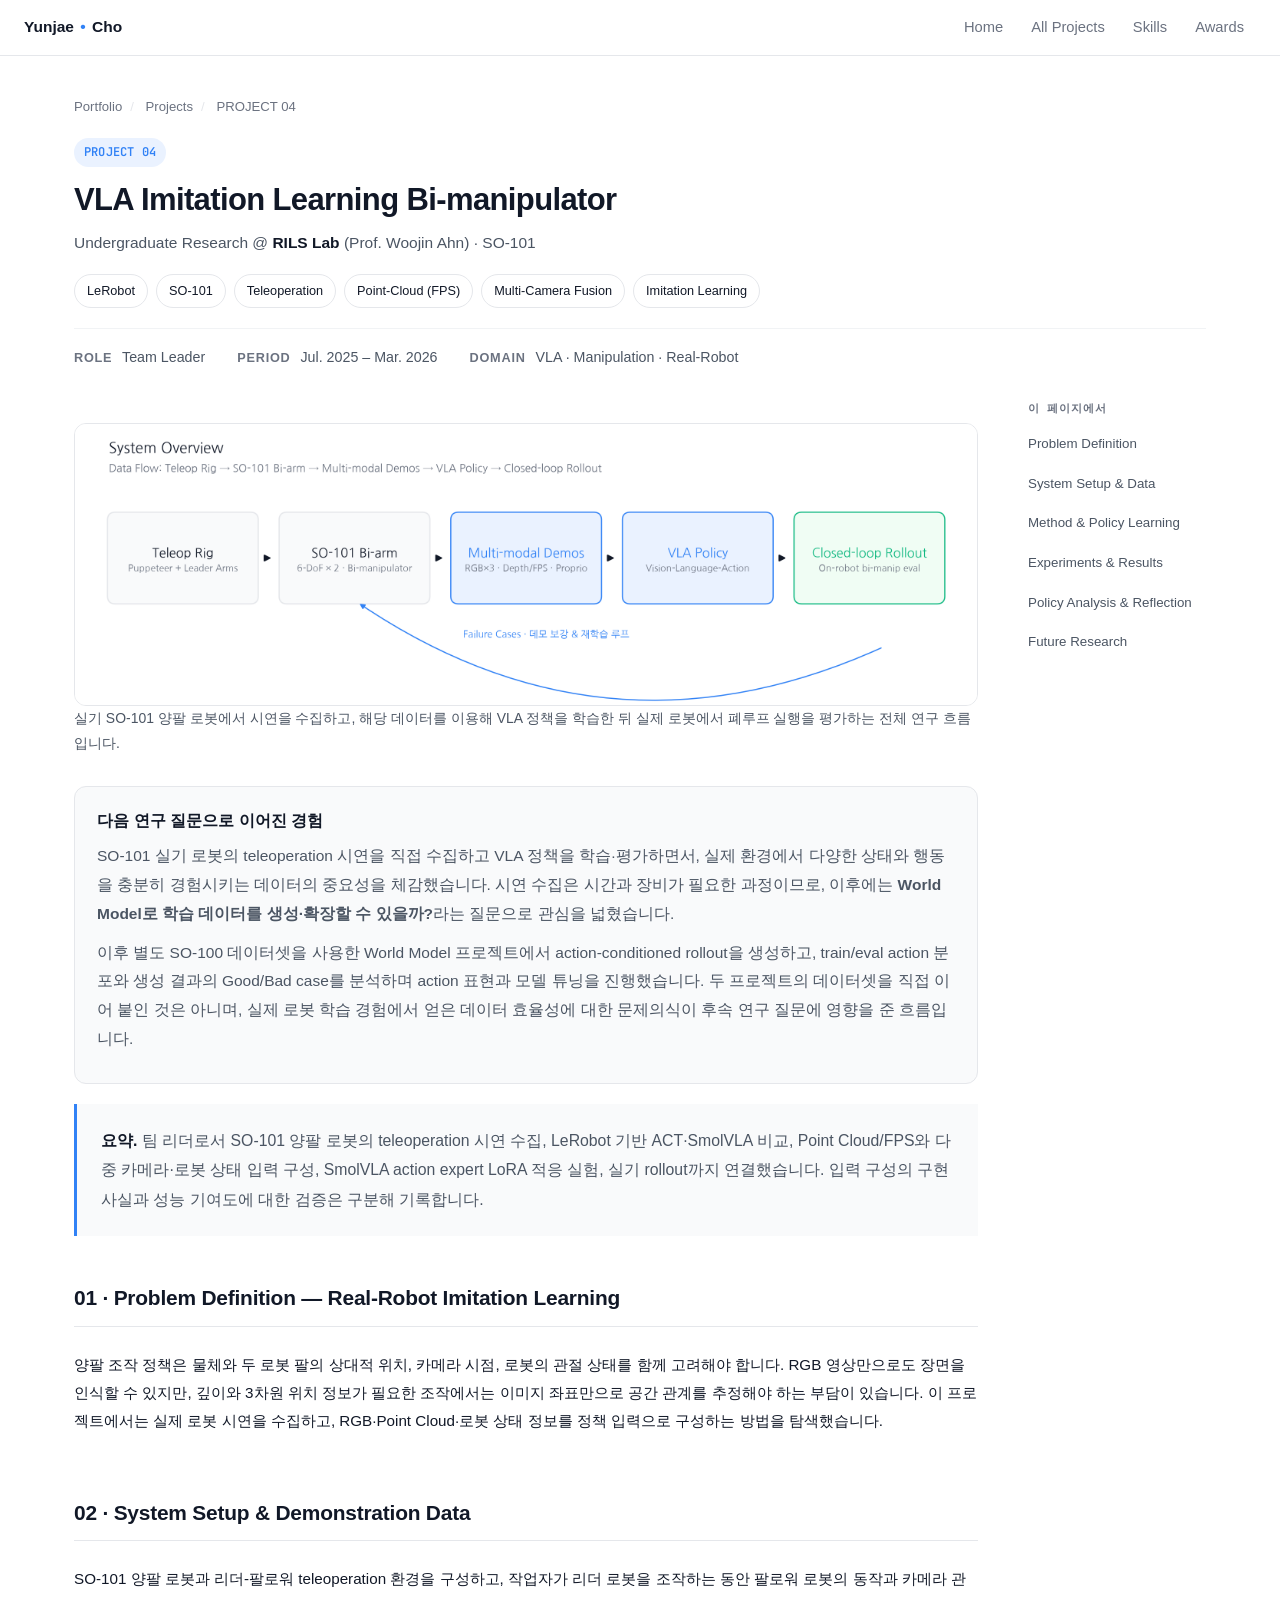
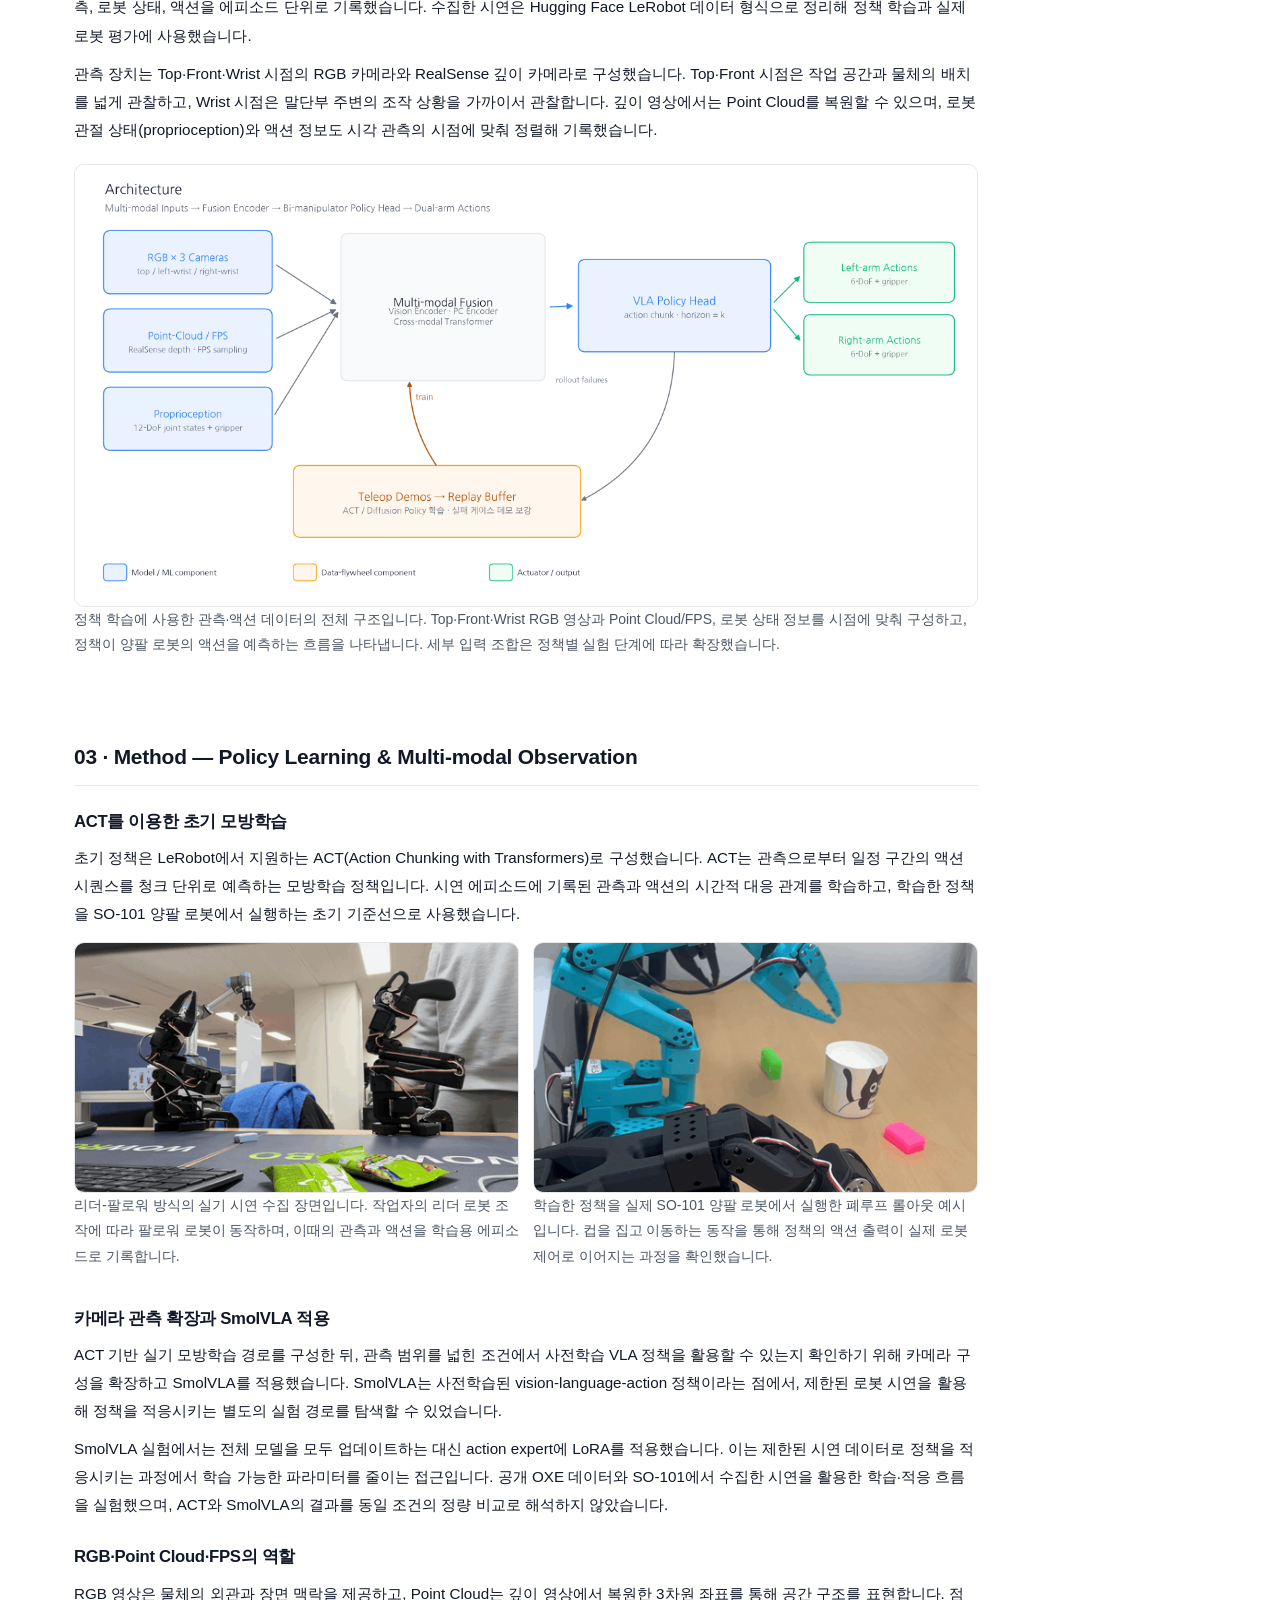
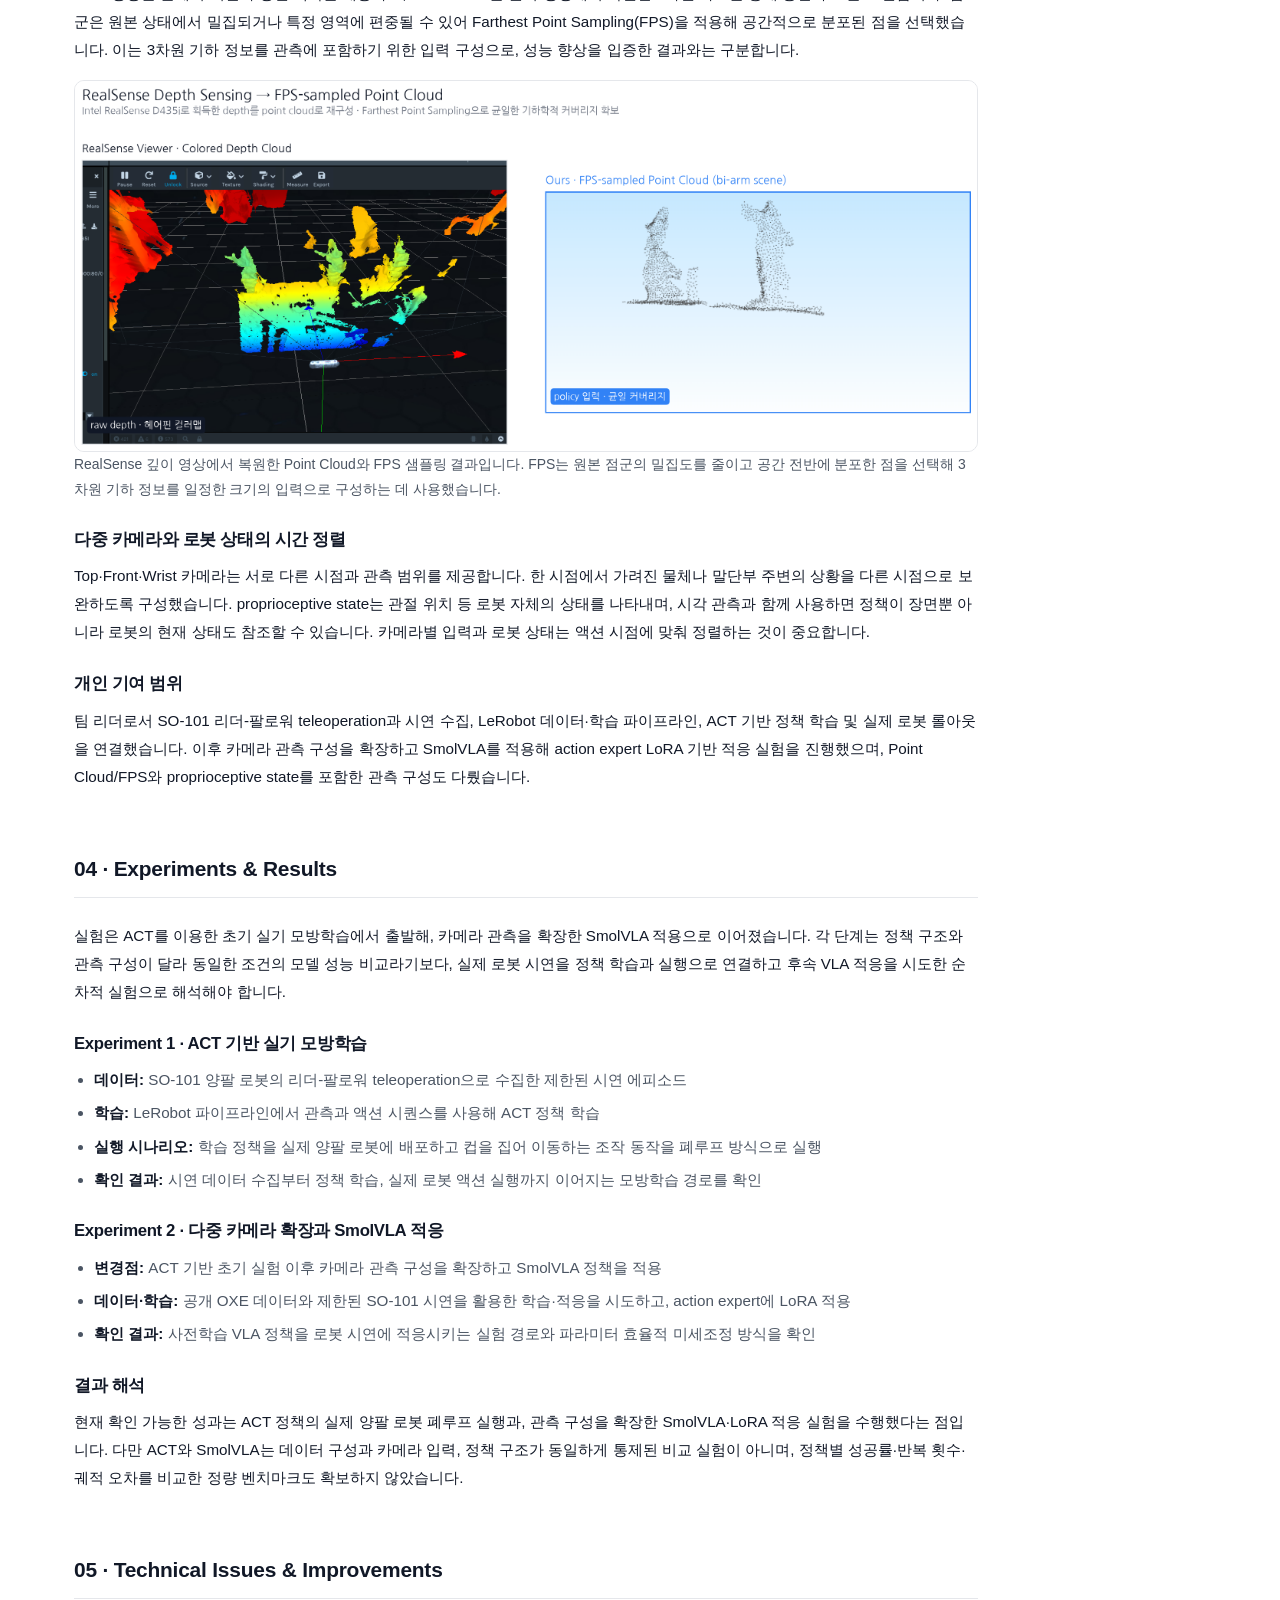
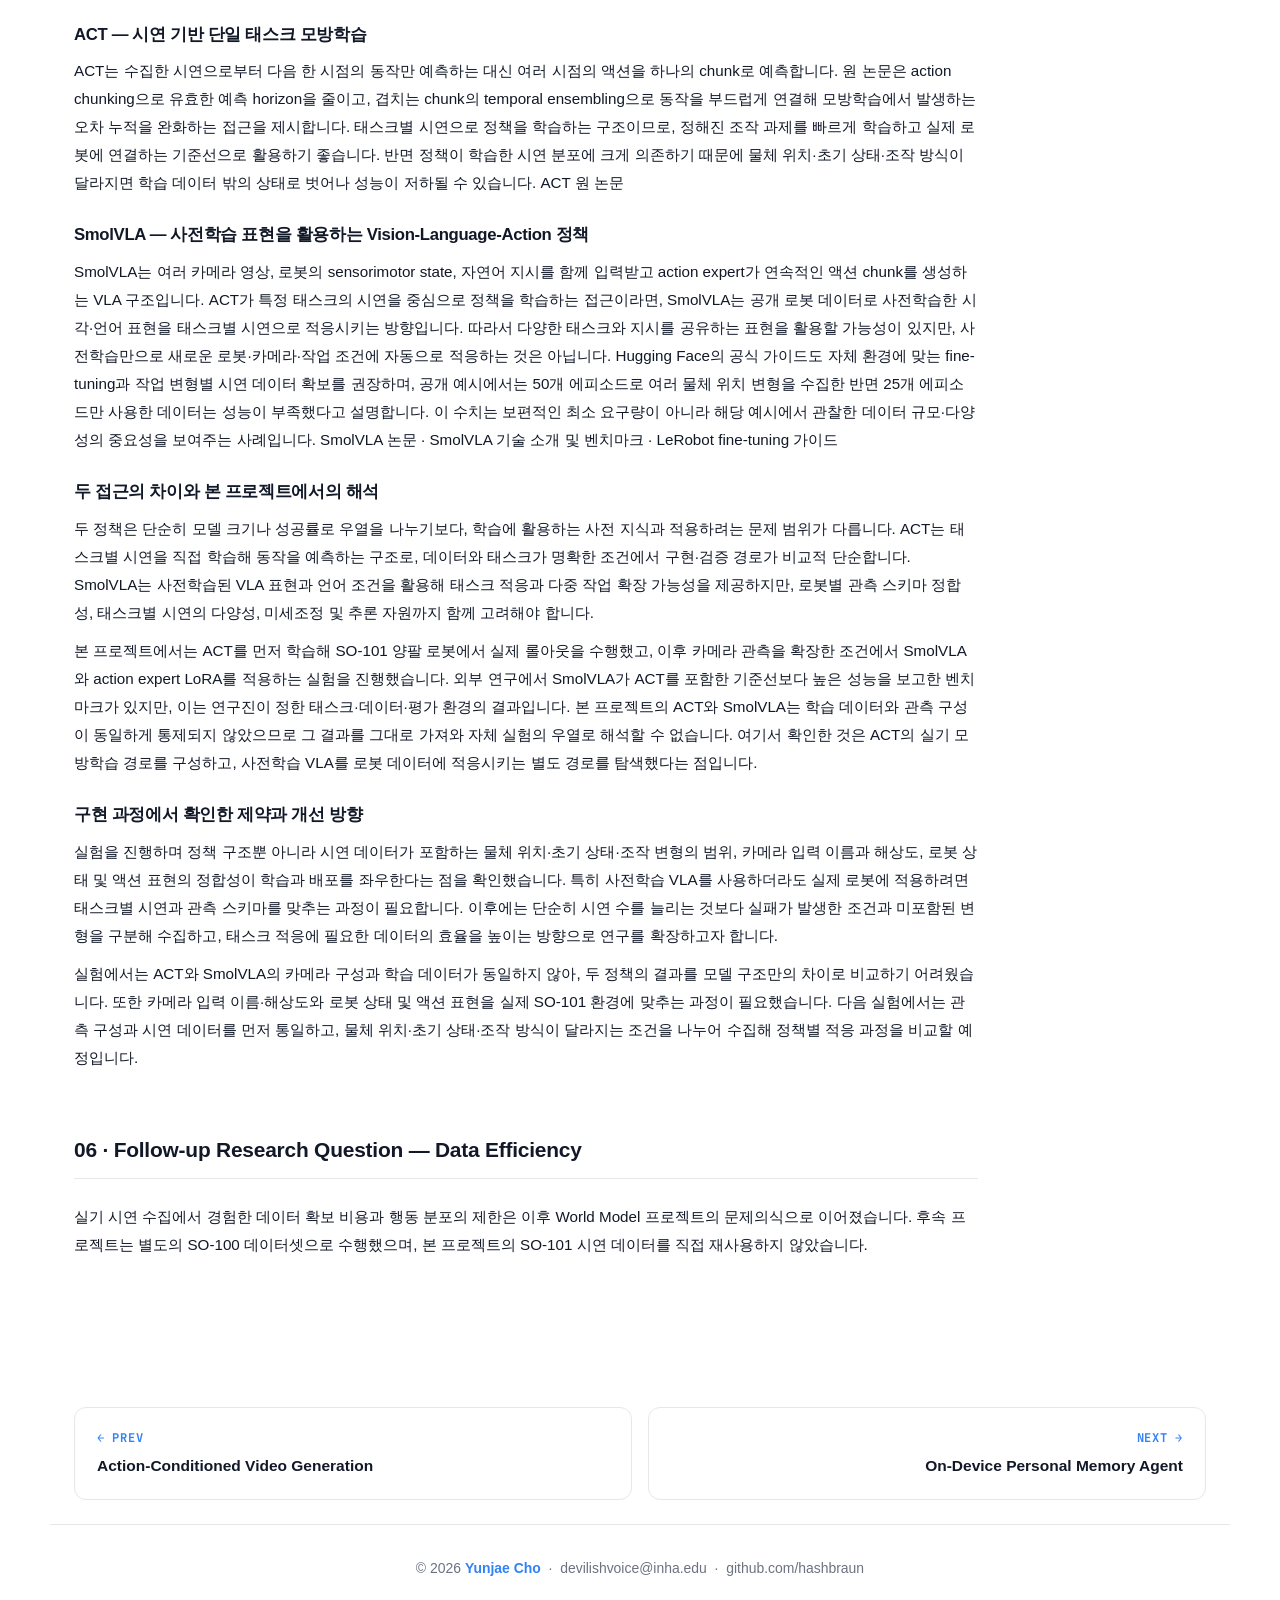
<file: projects/project-04.html>
<!DOCTYPE html>
<html lang="ko">
<head>
<meta charset="UTF-8" />
<meta name="viewport" content="width=device-width, initial-scale=1.0" />
<title>PROJECT 04 · VLA Bi-manipulator (RILS Lab) — Yunjae Cho</title>
<link rel="preconnect" href="https://fonts.googleapis.com">
<link rel="preconnect" href="https://fonts.gstatic.com" crossorigin>
<link href="https://fonts.googleapis.com/css2?family=Inter:wght@300;400;500;600;700;800&family=JetBrains+Mono:wght@400;500;600;700&display=swap" rel="stylesheet">
<link rel="stylesheet" href="../styles.css">
</head>
<body>

<nav class="top">
  <div class="brand"><a href="../portfolio.html">Yunjae <span class="dot">•</span> Cho</a></div>
  <ul>
    <li><a href="../portfolio.html">Home</a></li>
    <li><a href="../portfolio.html#projects">All Projects</a></li>
    <li><a href="../portfolio.html#skills">Skills</a></li>
    <li><a href="../portfolio.html#awards">Awards</a></li>
  </ul>
</nav>

<div class="detail-header">
  <div class="breadcrumb">
    <a href="../portfolio.html">Portfolio</a><span class="sep">/</span>
    <a href="../portfolio.html#projects">Projects</a><span class="sep">/</span>
    <span>PROJECT 04</span>
  </div>
  <span class="num-badge">PROJECT 04</span>
  <h1>VLA Imitation Learning Bi-manipulator</h1>
  <div class="subtitle">Undergraduate Research @ <b>RILS Lab</b> (Prof. Woojin Ahn) · SO-101</div>
  <div class="stack">
    <span class="tech">LeRobot</span>
    <span class="tech">SO-101</span>
    <span class="tech">Teleoperation</span>
    <span class="tech">Point-Cloud (FPS)</span>
    <span class="tech">Multi-Camera Fusion</span>
    <span class="tech">Imitation Learning</span>
  </div>
  <div class="meta-row">
    <div><span class="label">Role</span> Team Leader</div>
    <div><span class="label">Period</span> Jul. 2025 – Mar. 2026</div>
    <div><span class="label">Domain</span> VLA · Manipulation · Real-Robot</div>
  </div>
</div>

<section>
  <div class="detail-article-layout">
    <aside class="article-sidebar"><div class="article-sidebar-title">이 페이지에서</div><nav class="article-toc" aria-label="본문 목차"><a href="#research-context">Problem Definition</a><a href="#system">System Setup &amp; Data</a><a href="#method">Method &amp; Policy Learning</a><a href="#evaluation">Experiments &amp; Results</a><a href="#reflection">Policy Analysis &amp; Reflection</a><a href="#next-question">Future Research</a></nav></aside>
    <main class="article-main">

  <div class="media">
<img src="../assets/p04/overview.png"
         alt="System Overview — Teleop Rig → SO-101 Bi-arm → Multi-modal Demos → VLA Policy → Closed-loop Rollout" />
<p class="media-caption">실기 SO-101 양팔 로봇에서 시연을 수집하고, 해당 데이터를 이용해 VLA 정책을 학습한 뒤 실제 로봇에서 폐루프 실행을 평가하는 전체 연구 흐름입니다.</p>
  </div>

  <div class="case-study-summary" style="margin-bottom:20px;">
    <h3>다음 연구 질문으로 이어진 경험</h3>
    <p>SO-101 실기 로봇의 teleoperation 시연을 직접 수집하고 VLA 정책을 학습·평가하면서, 실제 환경에서 다양한 상태와 행동을 충분히 경험시키는 데이터의 중요성을 체감했습니다. 시연 수집은 시간과 장비가 필요한 과정이므로, 이후에는 <b>World Model로 학습 데이터를 생성·확장할 수 있을까?</b>라는 질문으로 관심을 넓혔습니다.</p>
    <p style="margin-top:8px;">이후 별도 SO-100 데이터셋을 사용한 World Model 프로젝트에서 action-conditioned rollout을 생성하고, train/eval action 분포와 생성 결과의 Good/Bad case를 분석하며 action 표현과 모델 튜닝을 진행했습니다. 두 프로젝트의 데이터셋을 직접 이어 붙인 것은 아니며, 실제 로봇 학습 경험에서 얻은 데이터 효율성에 대한 문제의식이 후속 연구 질문에 영향을 준 흐름입니다.</p>
  </div>
  <div class="article-intro"><strong>요약.</strong> 팀 리더로서 SO-101 양팔 로봇의 teleoperation 시연 수집, LeRobot 기반 ACT·SmolVLA 비교, Point Cloud/FPS와 다중 카메라·로봇 상태 입력 구성, SmolVLA action expert LoRA 적응 실험, 실기 rollout까지 연결했습니다. 입력 구성의 구현 사실과 성능 기여도에 대한 검증은 구분해 기록합니다.</div>
  <div class="article-section">
  <h2 class="section-title" id="research-context">01 · Problem Definition — Real-Robot Imitation Learning</h2>
  <div class="card-block">
    <p>양팔 조작 정책은 물체와 두 로봇 팔의 상대적 위치, 카메라 시점, 로봇의 관절 상태를 함께 고려해야 합니다. RGB 영상만으로도 장면을 인식할 수 있지만, 깊이와 3차원 위치 정보가 필요한 조작에서는 이미지 좌표만으로 공간 관계를 추정해야 하는 부담이 있습니다. 이 프로젝트에서는 실제 로봇 시연을 수집하고, RGB·Point Cloud·로봇 상태 정보를 정책 입력으로 구성하는 방법을 탐색했습니다.</p>
  </div>

  <h2 class="section-title" id="system">02 · System Setup &amp; Demonstration Data</h2>
  <div class="card-block">
    <p>SO-101 양팔 로봇과 리더-팔로워 teleoperation 환경을 구성하고, 작업자가 리더 로봇을 조작하는 동안 팔로워 로봇의 동작과 카메라 관측, 로봇 상태, 액션을 에피소드 단위로 기록했습니다. 수집한 시연은 Hugging Face LeRobot 데이터 형식으로 정리해 정책 학습과 실제 로봇 평가에 사용했습니다.</p>
    <p style="margin-top:10px;">관측 장치는 Top·Front·Wrist 시점의 RGB 카메라와 RealSense 깊이 카메라로 구성했습니다. Top·Front 시점은 작업 공간과 물체의 배치를 넓게 관찰하고, Wrist 시점은 말단부 주변의 조작 상황을 가까이서 관찰합니다. 깊이 영상에서는 Point Cloud를 복원할 수 있으며, 로봇 관절 상태(proprioception)와 액션 정보도 시각 관측의 시점에 맞춰 정렬해 기록했습니다.</p>
    <div class="media" style="margin-top:20px;">
<img src="../assets/p04/architecture.png"
           alt="System input-output overview — Top, Front and Wrist RGB, Point Cloud/FPS and proprioceptive state to policy, then dual-arm actions" />
<p class="media-caption">정책 학습에 사용한 관측·액션 데이터의 전체 구조입니다. Top·Front·Wrist RGB 영상과 Point Cloud/FPS, 로봇 상태 정보를 시점에 맞춰 구성하고, 정책이 양팔 로봇의 액션을 예측하는 흐름을 나타냅니다. 세부 입력 조합은 정책별 실험 단계에 따라 확장했습니다.</p>
    </div>
  </div>

  <h2 class="section-title" id="method">03 · Method — Policy Learning &amp; Multi-modal Observation</h2>
  <div class="card-block">
    <h3 class="article-subtitle">ACT를 이용한 초기 모방학습</h3>
    <p>초기 정책은 LeRobot에서 지원하는 ACT(Action Chunking with Transformers)로 구성했습니다. ACT는 관측으로부터 일정 구간의 액션 시퀀스를 청크 단위로 예측하는 모방학습 정책입니다. 시연 에피소드에 기록된 관측과 액션의 시간적 대응 관계를 학습하고, 학습한 정책을 SO-101 양팔 로봇에서 실행하는 초기 기준선으로 사용했습니다.</p>
    <div class="media-pair" aria-label="ACT demonstration collection and closed-loop rollout examples">
<div class="media">
<img src="../assets/p04/demo_teleop.gif"
             alt="Teleoperation demo collection — leader-follower SO-101 demonstration collection" />
<p class="media-caption">리더-팔로워 방식의 실기 시연 수집 장면입니다. 작업자의 리더 로봇 조작에 따라 팔로워 로봇이 동작하며, 이때의 관측과 액션을 학습용 에피소드로 기록합니다.</p>
      </div>
<div class="media">
<img src="../assets/p04/demo_rollout.gif"
             alt="Closed-loop bi-manipulation rollout — cup pick-and-place" />
<p class="media-caption">학습한 정책을 실제 SO-101 양팔 로봇에서 실행한 폐루프 롤아웃 예시입니다. 컵을 집고 이동하는 동작을 통해 정책의 액션 출력이 실제 로봇 제어로 이어지는 과정을 확인했습니다.</p>
      </div>
    </div>


    <h3 class="article-subtitle">카메라 관측 확장과 SmolVLA 적용</h3>
    <p>ACT 기반 실기 모방학습 경로를 구성한 뒤, 관측 범위를 넓힌 조건에서 사전학습 VLA 정책을 활용할 수 있는지 확인하기 위해 카메라 구성을 확장하고 SmolVLA를 적용했습니다. SmolVLA는 사전학습된 vision-language-action 정책이라는 점에서, 제한된 로봇 시연을 활용해 정책을 적응시키는 별도의 실험 경로를 탐색할 수 있었습니다.</p>
    <p style="margin-top:10px;">SmolVLA 실험에서는 전체 모델을 모두 업데이트하는 대신 action expert에 LoRA를 적용했습니다. 이는 제한된 시연 데이터로 정책을 적응시키는 과정에서 학습 가능한 파라미터를 줄이는 접근입니다. 공개 OXE 데이터와 SO-101에서 수집한 시연을 활용한 학습·적응 흐름을 실험했으며, ACT와 SmolVLA의 결과를 동일 조건의 정량 비교로 해석하지 않았습니다.</p>

    <h3 class="article-subtitle">RGB·Point Cloud·FPS의 역할</h3>
    <p>RGB 영상은 물체의 외관과 장면 맥락을 제공하고, Point Cloud는 깊이 영상에서 복원한 3차원 좌표를 통해 공간 구조를 표현합니다. 점군은 원본 상태에서 밀집되거나 특정 영역에 편중될 수 있어 Farthest Point Sampling(FPS)을 적용해 공간적으로 분포된 점을 선택했습니다. 이는 3차원 기하 정보를 관측에 포함하기 위한 입력 구성으로, 성능 향상을 입증한 결과와는 구분합니다.</p>
<div class="media" style="margin-top:16px;">
<img src="../assets/p04/pointcloud.png"
           alt="RealSense depth image converted to Point Cloud and FPS-sampled bi-arm point cloud" />
<p class="media-caption">RealSense 깊이 영상에서 복원한 Point Cloud와 FPS 샘플링 결과입니다. FPS는 원본 점군의 밀집도를 줄이고 공간 전반에 분포한 점을 선택해 3차원 기하 정보를 일정한 크기의 입력으로 구성하는 데 사용했습니다.</p>
    </div>

    <h3 class="article-subtitle">다중 카메라와 로봇 상태의 시간 정렬</h3>
    <p>Top·Front·Wrist 카메라는 서로 다른 시점과 관측 범위를 제공합니다. 한 시점에서 가려진 물체나 말단부 주변의 상황을 다른 시점으로 보완하도록 구성했습니다. proprioceptive state는 관절 위치 등 로봇 자체의 상태를 나타내며, 시각 관측과 함께 사용하면 정책이 장면뿐 아니라 로봇의 현재 상태도 참조할 수 있습니다. 카메라별 입력과 로봇 상태는 액션 시점에 맞춰 정렬하는 것이 중요합니다.</p>

    
      

    

      <h3 class="article-subtitle">개인 기여 범위</h3>
    <p>팀 리더로서 SO-101 리더-팔로워 teleoperation과 시연 수집, LeRobot 데이터·학습 파이프라인, ACT 기반 정책 학습 및 실제 로봇 롤아웃을 연결했습니다. 이후 카메라 관측 구성을 확장하고 SmolVLA를 적용해 action expert LoRA 기반 적응 실험을 진행했으며, Point Cloud/FPS와 proprioceptive state를 포함한 관측 구성도 다뤘습니다.</p>
  </div>

  <h2 class="section-title" id="evaluation">04 · Experiments &amp; Results</h2>
  <div class="card-block">
    <p>실험은 ACT를 이용한 초기 실기 모방학습에서 출발해, 카메라 관측을 확장한 SmolVLA 적용으로 이어졌습니다. 각 단계는 정책 구조와 관측 구성이 달라 동일한 조건의 모델 성능 비교라기보다, 실제 로봇 시연을 정책 학습과 실행으로 연결하고 후속 VLA 적응을 시도한 순차적 실험으로 해석해야 합니다.</p>

    <h3 class="article-subtitle">Experiment 1 · ACT 기반 실기 모방학습</h3>
    <ul style="padding-left:20px;color:var(--gray-700);line-height:1.8;">
      <li><b>데이터:</b> SO-101 양팔 로봇의 리더-팔로워 teleoperation으로 수집한 제한된 시연 에피소드</li>
      <li><b>학습:</b> LeRobot 파이프라인에서 관측과 액션 시퀀스를 사용해 ACT 정책 학습</li>
      <li><b>실행 시나리오:</b> 학습 정책을 실제 양팔 로봇에 배포하고 컵을 집어 이동하는 조작 동작을 폐루프 방식으로 실행</li>
      <li><b>확인 결과:</b> 시연 데이터 수집부터 정책 학습, 실제 로봇 액션 실행까지 이어지는 모방학습 경로를 확인</li>
    </ul>

    <h3 class="article-subtitle">Experiment 2 · 다중 카메라 확장과 SmolVLA 적응</h3>
    <ul style="padding-left:20px;color:var(--gray-700);line-height:1.8;">
      <li><b>변경점:</b> ACT 기반 초기 실험 이후 카메라 관측 구성을 확장하고 SmolVLA 정책을 적용</li>
      <li><b>데이터·학습:</b> 공개 OXE 데이터와 제한된 SO-101 시연을 활용한 학습·적응을 시도하고, action expert에 LoRA 적용</li>
      <li><b>확인 결과:</b> 사전학습 VLA 정책을 로봇 시연에 적응시키는 실험 경로와 파라미터 효율적 미세조정 방식을 확인</li>
    </ul>

    <h3 class="article-subtitle">결과 해석</h3>
    <p>현재 확인 가능한 성과는 ACT 정책의 실제 양팔 로봇 폐루프 실행과, 관측 구성을 확장한 SmolVLA·LoRA 적응 실험을 수행했다는 점입니다. 다만 ACT와 SmolVLA는 데이터 구성과 카메라 입력, 정책 구조가 동일하게 통제된 비교 실험이 아니며, 정책별 성공률·반복 횟수·궤적 오차를 비교한 정량 벤치마크도 확보하지 않았습니다. </p>
  </div>
  <h2 class="section-title" id="reflection">05 · Technical Issues &amp; Improvements</h2>
  <div class="card-block">
    <h3 class="article-subtitle">ACT — 시연 기반 단일 태스크 모방학습</h3>
    <p>ACT는 수집한 시연으로부터 다음 한 시점의 동작만 예측하는 대신 여러 시점의 액션을 하나의 chunk로 예측합니다. 원 논문은 action chunking으로 유효한 예측 horizon을 줄이고, 겹치는 chunk의 temporal ensembling으로 동작을 부드럽게 연결해 모방학습에서 발생하는 오차 누적을 완화하는 접근을 제시합니다. 태스크별 시연으로 정책을 학습하는 구조이므로, 정해진 조작 과제를 빠르게 학습하고 실제 로봇에 연결하는 기준선으로 활용하기 좋습니다. 반면 정책이 학습한 시연 분포에 크게 의존하기 때문에 물체 위치·초기 상태·조작 방식이 달라지면 학습 데이터 밖의 상태로 벗어나 성능이 저하될 수 있습니다. <a href="https://arxiv.org/abs/2304.13705" target="_blank" rel="noopener">ACT 원 논문</a></p>

    <h3 class="article-subtitle">SmolVLA — 사전학습 표현을 활용하는 Vision-Language-Action 정책</h3>
    <p>SmolVLA는 여러 카메라 영상, 로봇의 sensorimotor state, 자연어 지시를 함께 입력받고 action expert가 연속적인 액션 chunk를 생성하는 VLA 구조입니다. ACT가 특정 태스크의 시연을 중심으로 정책을 학습하는 접근이라면, SmolVLA는 공개 로봇 데이터로 사전학습한 시각·언어 표현을 태스크별 시연으로 적응시키는 방향입니다. 따라서 다양한 태스크와 지시를 공유하는 표현을 활용할 가능성이 있지만, 사전학습만으로 새로운 로봇·카메라·작업 조건에 자동으로 적응하는 것은 아닙니다. Hugging Face의 공식 가이드도 자체 환경에 맞는 fine-tuning과 작업 변형별 시연 데이터 확보를 권장하며, 공개 예시에서는 50개 에피소드로 여러 물체 위치 변형을 수집한 반면 25개 에피소드만 사용한 데이터는 성능이 부족했다고 설명합니다. 이 수치는 보편적인 최소 요구량이 아니라 해당 예시에서 관찰한 데이터 규모·다양성의 중요성을 보여주는 사례입니다. <a href="https://huggingface.co/papers/2506.01844" target="_blank" rel="noopener">SmolVLA 논문</a> · <a href="https://huggingface.co/blog/smolvla" target="_blank" rel="noopener">SmolVLA 기술 소개 및 벤치마크</a> · <a href="https://github.com/huggingface/lerobot/blob/main/docs/source/smolvla.mdx" target="_blank" rel="noopener">LeRobot fine-tuning 가이드</a></p>

    <h3 class="article-subtitle">두 접근의 차이와 본 프로젝트에서의 해석</h3>
    <p>두 정책은 단순히 모델 크기나 성공률로 우열을 나누기보다, 학습에 활용하는 사전 지식과 적용하려는 문제 범위가 다릅니다. ACT는 태스크별 시연을 직접 학습해 동작을 예측하는 구조로, 데이터와 태스크가 명확한 조건에서 구현·검증 경로가 비교적 단순합니다. SmolVLA는 사전학습된 VLA 표현과 언어 조건을 활용해 태스크 적응과 다중 작업 확장 가능성을 제공하지만, 로봇별 관측 스키마 정합성, 태스크별 시연의 다양성, 미세조정 및 추론 자원까지 함께 고려해야 합니다.</p>
    <p style="margin-top:10px;">본 프로젝트에서는 ACT를 먼저 학습해 SO-101 양팔 로봇에서 실제 롤아웃을 수행했고, 이후 카메라 관측을 확장한 조건에서 SmolVLA와 action expert LoRA를 적용하는 실험을 진행했습니다. 외부 연구에서 SmolVLA가 ACT를 포함한 기준선보다 높은 성능을 보고한 벤치마크가 있지만, 이는 연구진이 정한 태스크·데이터·평가 환경의 결과입니다. 본 프로젝트의 ACT와 SmolVLA는 학습 데이터와 관측 구성이 동일하게 통제되지 않았으므로 그 결과를 그대로 가져와 자체 실험의 우열로 해석할 수 없습니다. 여기서 확인한 것은 ACT의 실기 모방학습 경로를 구성하고, 사전학습 VLA를 로봇 데이터에 적응시키는 별도 경로를 탐색했다는 점입니다.</p>

    <h3 class="article-subtitle">구현 과정에서 확인한 제약과 개선 방향</h3>
    <p>실험을 진행하며 정책 구조뿐 아니라 시연 데이터가 포함하는 물체 위치·초기 상태·조작 변형의 범위, 카메라 입력 이름과 해상도, 로봇 상태 및 액션 표현의 정합성이 학습과 배포를 좌우한다는 점을 확인했습니다. 특히 사전학습 VLA를 사용하더라도 실제 로봇에 적용하려면 태스크별 시연과 관측 스키마를 맞추는 과정이 필요합니다. 이후에는 단순히 시연 수를 늘리는 것보다 실패가 발생한 조건과 미포함된 변형을 구분해 수집하고, 태스크 적응에 필요한 데이터의 효율을 높이는 방향으로 연구를 확장하고자 합니다.</p>
    <p style="margin-top:10px;">실험에서는 ACT와 SmolVLA의 카메라 구성과 학습 데이터가 동일하지 않아, 두 정책의 결과를 모델 구조만의 차이로 비교하기 어려웠습니다. 또한 카메라 입력 이름·해상도와 로봇 상태 및 액션 표현을 실제 SO-101 환경에 맞추는 과정이 필요했습니다. 다음 실험에서는 관측 구성과 시연 데이터를 먼저 통일하고, 물체 위치·초기 상태·조작 방식이 달라지는 조건을 나누어 수집해 정책별 적응 과정을 비교할 예정입니다.</p>
  </div>
  <h2 class="section-title" id="next-question">06 · Follow-up Research Question — Data Efficiency</h2>
  <div class="card-block"><p>실기 시연 수집에서 경험한 데이터 확보 비용과 행동 분포의 제한은 이후 World Model 프로젝트의 문제의식으로 이어졌습니다. 후속 프로젝트는 별도의 SO-100 데이터셋으로 수행했으며, 본 프로젝트의 SO-101 시연 데이터를 직접 재사용하지 않았습니다.</p></div>
  </div>
</main>
  </div>
</section>

<div class="pager">
  <a class="prev" href="project-03.html">
    <div class="arrow">← PREV</div>
    <div class="p-title">Action-Conditioned Video Generation</div>
  </a>
  <a class="next" href="project-05.html">
    <div class="arrow">NEXT →</div>
    <div class="p-title">On-Device Personal Memory Agent</div>
  </a>
</div>

<footer>
  &copy; 2026 <span class="accent">Yunjae Cho</span> &nbsp;·&nbsp;
  <a href="mailto:devilishvoice@inha.edu">devilishvoice@inha.edu</a> &nbsp;·&nbsp;
  <a href="https://github.com/hashbraun" target="_blank" rel="noopener">github.com/hashbraun</a>
</footer>

</body>
</html>
</file>
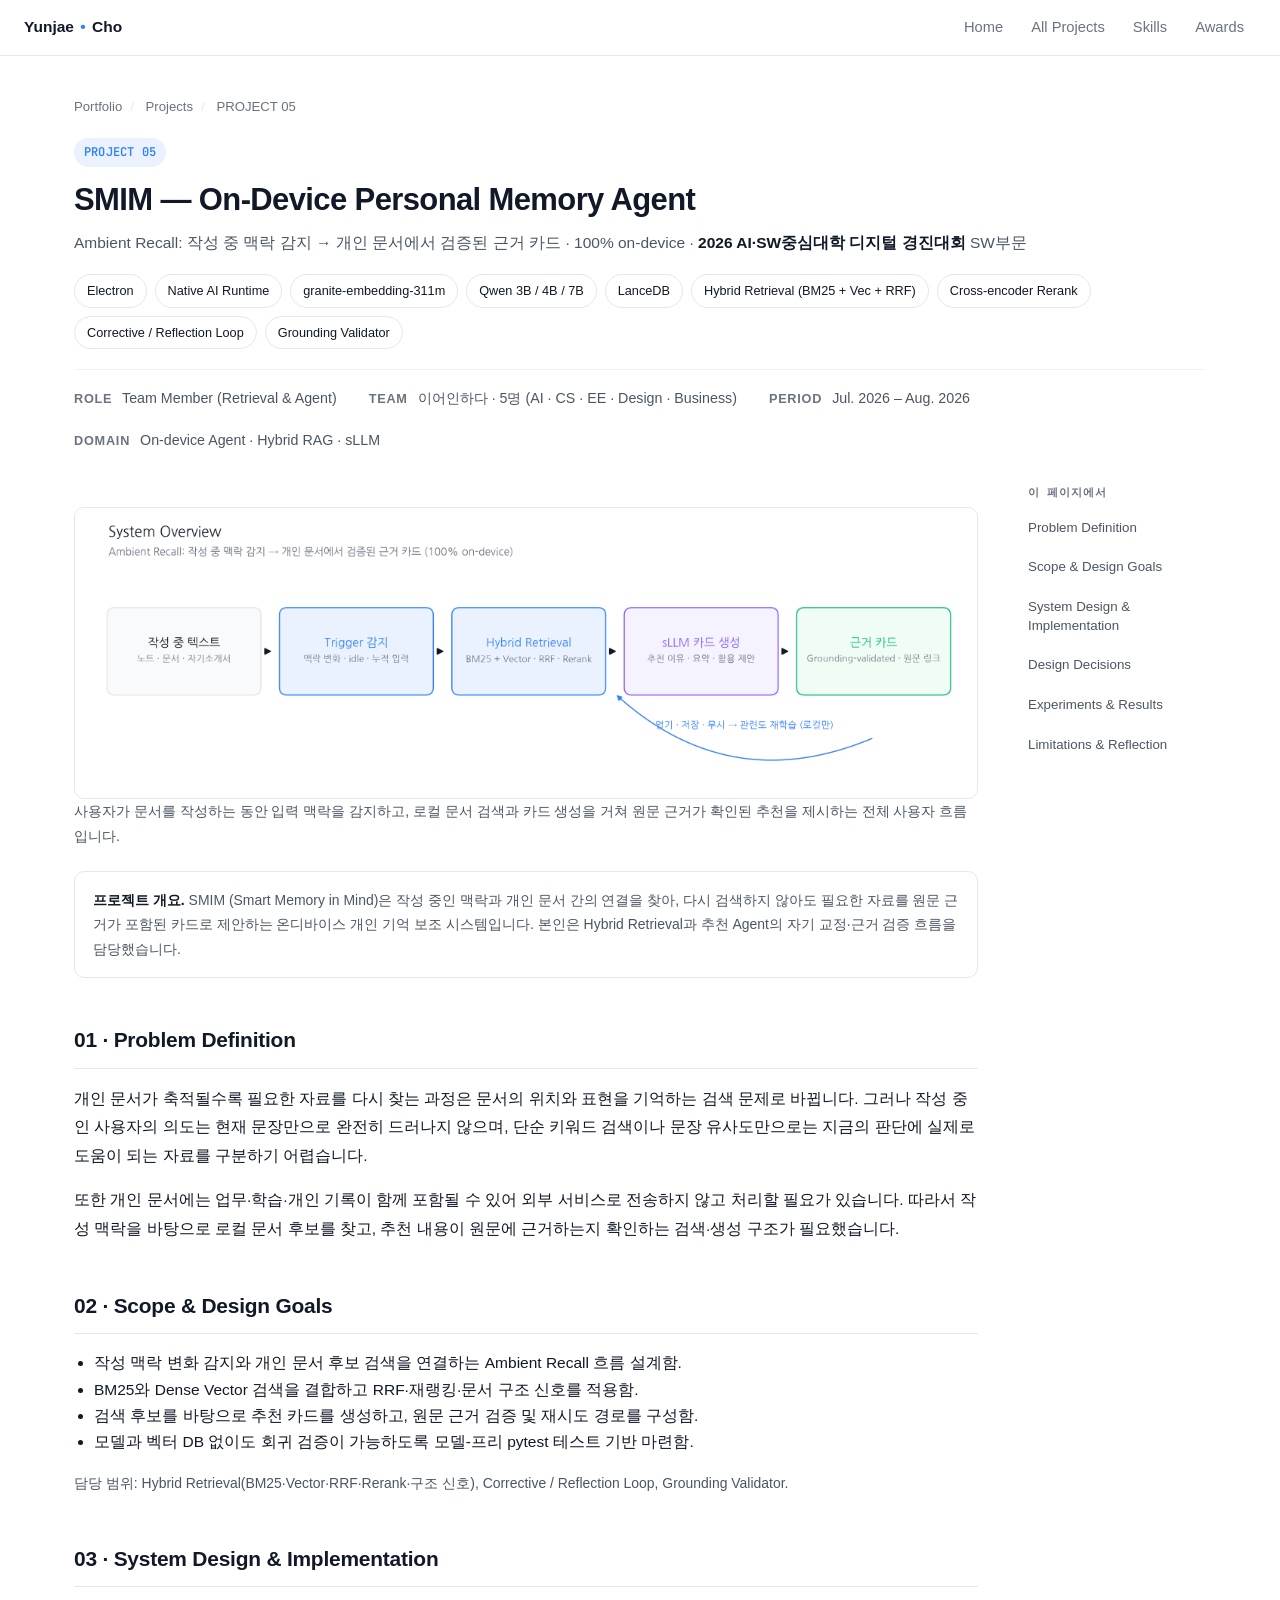
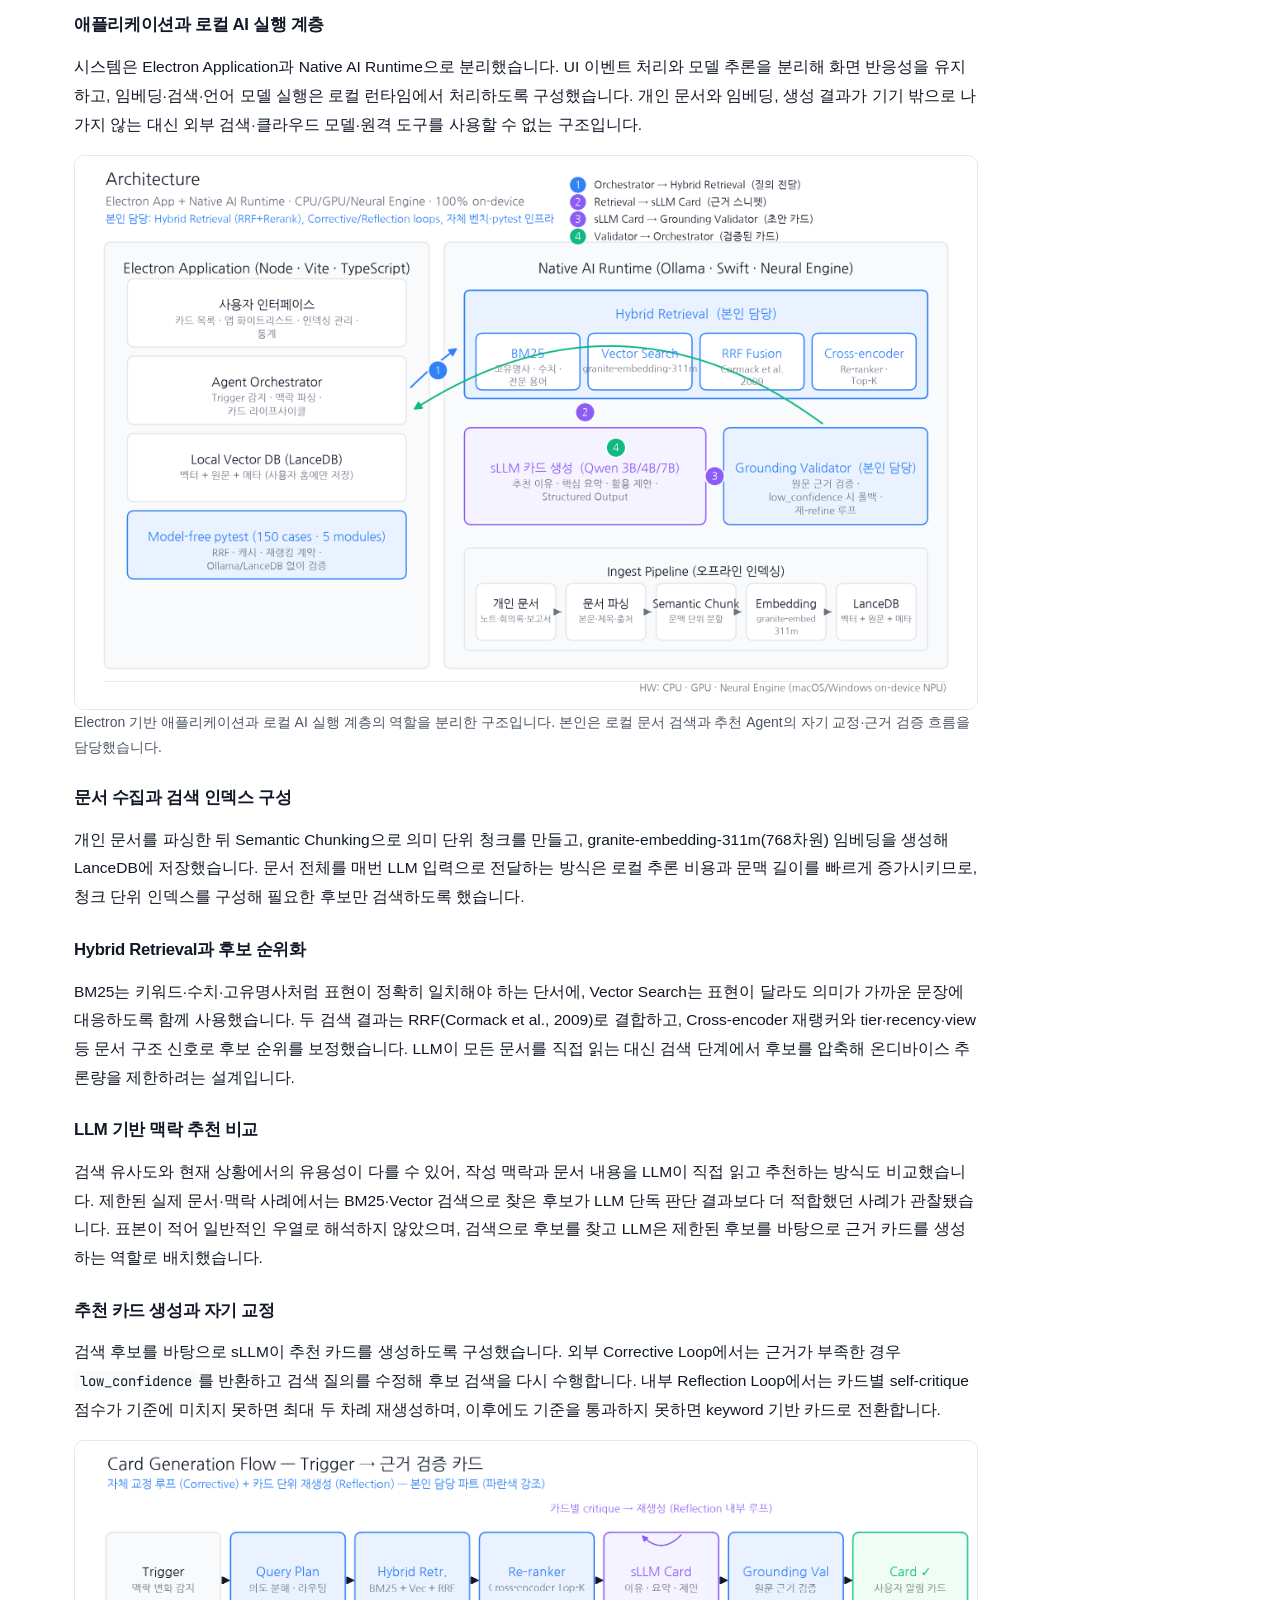
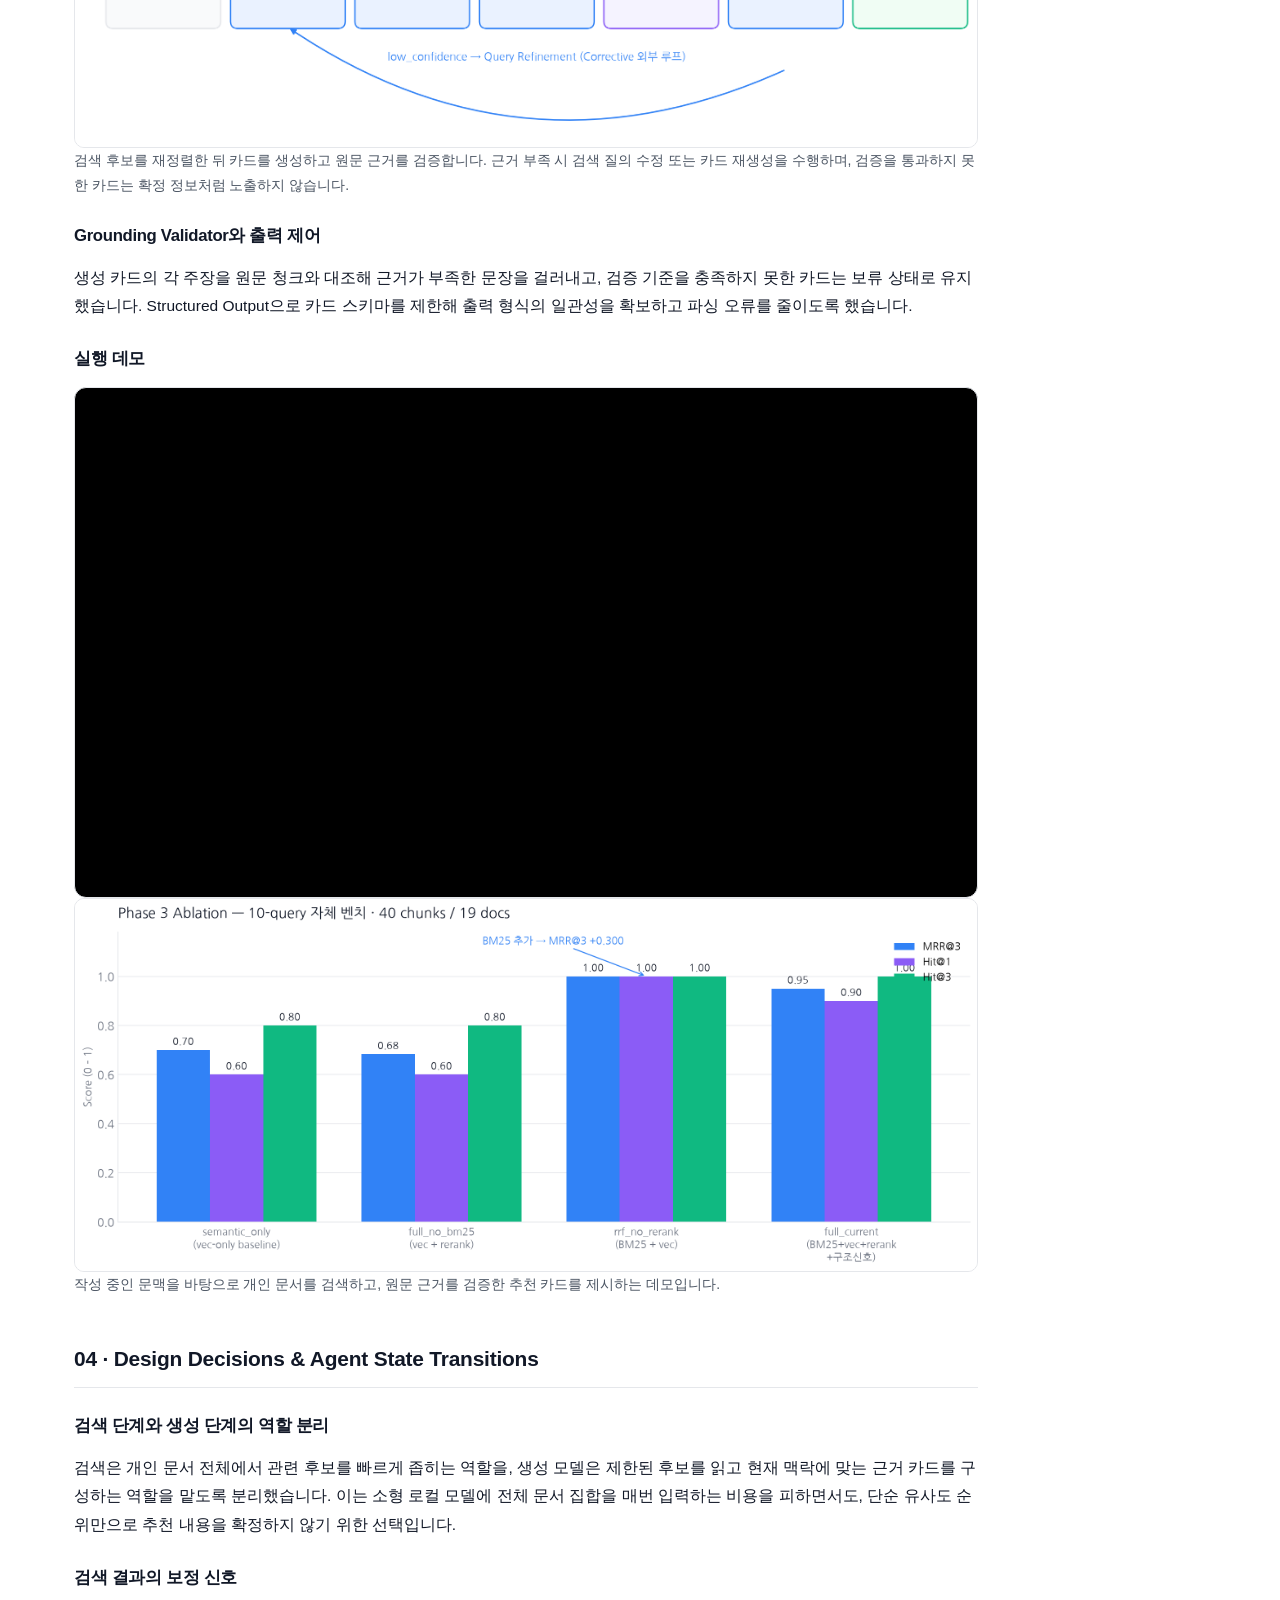
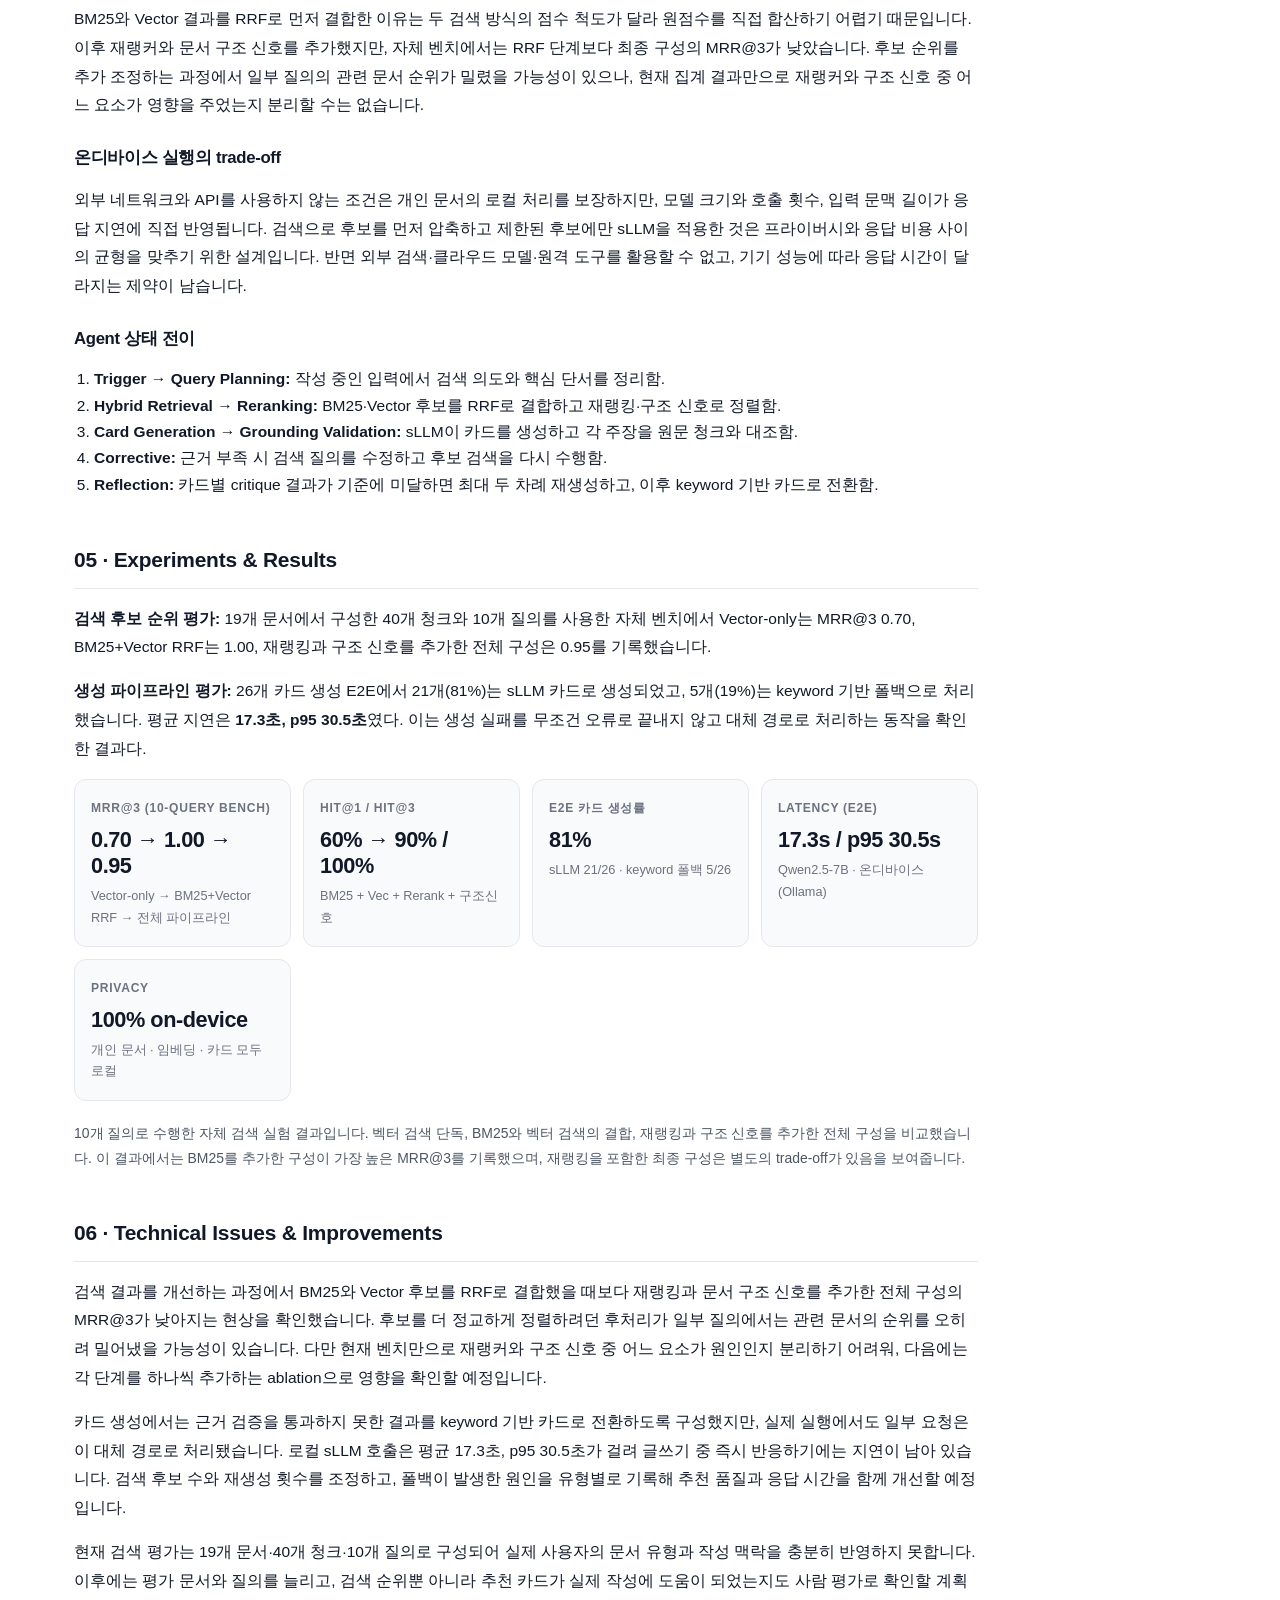
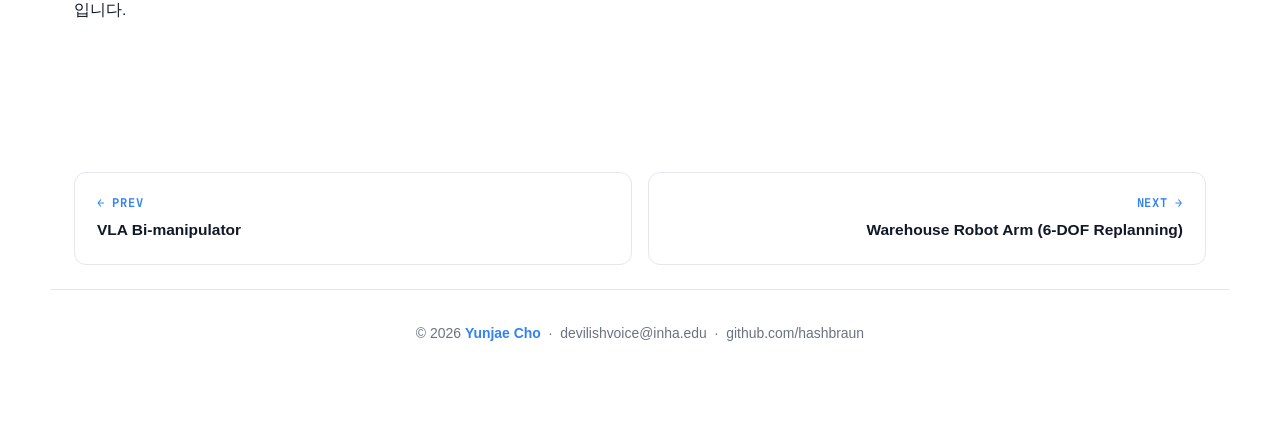
<file: projects/project-05.html>
<!DOCTYPE html>
<html lang="ko">
<head>
<meta charset="UTF-8" />
<meta name="viewport" content="width=device-width, initial-scale=1.0" />
<title>PROJECT 05 · On-Device Personal Memory Agent (SMIM) — Yunjae Cho</title>
<link rel="preconnect" href="https://fonts.googleapis.com">
<link rel="preconnect" href="https://fonts.gstatic.com" crossorigin>
<link href="https://fonts.googleapis.com/css2?family=Inter:wght@300;400;500;600;700;800&family=JetBrains+Mono:wght@400;500;600;700&display=swap" rel="stylesheet">
<link rel="stylesheet" href="../styles.css">
<style>
  .video-embed {
    position: relative;
    width: 100%;
    padding-top: 56.25%;
    border-radius: 12px;
    overflow: hidden;
    background: #000;
    border: 1px solid var(--gray-200, #E5E7EB);
  }
  .video-embed iframe {
    position: absolute; inset: 0;
    width: 100%; height: 100%;
    border: 0;
  }
</style>
</head>
<body>

<nav class="top">
  <div class="brand"><a href="../portfolio.html">Yunjae <span class="dot">•</span> Cho</a></div>
  <ul>
    <li><a href="../portfolio.html">Home</a></li>
    <li><a href="../portfolio.html#projects">All Projects</a></li>
    <li><a href="../portfolio.html#skills">Skills</a></li>
    <li><a href="../portfolio.html#awards">Awards</a></li>
  </ul>
</nav>

<div class="detail-header">
  <div class="breadcrumb">
    <a href="../portfolio.html">Portfolio</a><span class="sep">/</span>
    <a href="../portfolio.html#projects">Projects</a><span class="sep">/</span>
    <span>PROJECT 05</span>
  </div>
  <span class="num-badge">PROJECT 05</span>
  <h1>SMIM — On-Device Personal Memory Agent</h1>
  <div class="subtitle">Ambient Recall: 작성 중 맥락 감지 → 개인 문서에서 검증된 근거 카드 · 100% on-device · <b>2026 AI·SW중심대학 디지털 경진대회</b> SW부문</div>
  <div class="stack">
    <span class="tech">Electron</span>
    <span class="tech">Native AI Runtime</span>
    <span class="tech">granite-embedding-311m</span>
    <span class="tech">Qwen 3B / 4B / 7B</span>
    <span class="tech">LanceDB</span>
    <span class="tech">Hybrid Retrieval (BM25 + Vec + RRF)</span>
    <span class="tech">Cross-encoder Rerank</span>
    <span class="tech">Corrective / Reflection Loop</span>
    <span class="tech">Grounding Validator</span>
  </div>
  <div class="meta-row">
    <div><span class="label">Role</span> Team Member (Retrieval &amp; Agent)</div>
    <div><span class="label">Team</span> 이어인하다 · 5명 (AI · CS · EE · Design · Business)</div>
    <div><span class="label">Period</span> Jul. 2026 – Aug. 2026</div>
    <div><span class="label">Domain</span> On-device Agent · Hybrid RAG · sLLM</div>
  </div>
</div>

<section>
  <div class="detail-article-layout">
    <aside class="article-sidebar"><div class="article-sidebar-title">이 페이지에서</div><nav class="article-toc" aria-label="본문 목차"><a href="#problem">Problem Definition</a><a href="#scope">Scope &amp; Design Goals</a><a href="#implementation">System Design &amp; Implementation</a><a href="#decisions">Design Decisions</a><a href="#results">Experiments &amp; Results</a><a href="#reflection">Limitations &amp; Reflection</a></nav></aside>
    <main class="article-main">
      <div class="article-section">

  <div class="media">
<img src="../assets/p05/overview.png"
         alt="System Overview — Ambient Recall: 작성 중 텍스트 → Trigger → Hybrid Retrieval → sLLM 카드 생성 → Grounding-validated 근거 카드" />
<p class="media-caption">사용자가 문서를 작성하는 동안 입력 맥락을 감지하고, 로컬 문서 검색과 카드 생성을 거쳐 원문 근거가 확인된 추천을 제시하는 전체 사용자 흐름입니다.</p>
  </div>
  <div class="article-callout">
    <strong>프로젝트 개요.</strong> SMIM (Smart Memory in Mind)은 작성 중인 맥락과 개인 문서 간의 연결을 찾아, 다시 검색하지 않아도 필요한 자료를 원문 근거가 포함된 카드로 제안하는 온디바이스 개인 기억 보조 시스템입니다. 본인은 Hybrid Retrieval과 추천 Agent의 자기 교정·근거 검증 흐름을 담당했습니다.
  </div>

  <h2 class="section-title" id="problem">01 · Problem Definition</h2>
  <p>개인 문서가 축적될수록 필요한 자료를 다시 찾는 과정은 문서의 위치와 표현을 기억하는 검색 문제로 바뀝니다. 그러나 작성 중인 사용자의 의도는 현재 문장만으로 완전히 드러나지 않으며, 단순 키워드 검색이나 문장 유사도만으로는 지금의 판단에 실제로 도움이 되는 자료를 구분하기 어렵습니다.</p>
  <p>또한 개인 문서에는 업무·학습·개인 기록이 함께 포함될 수 있어 외부 서비스로 전송하지 않고 처리할 필요가 있습니다. 따라서 작성 맥락을 바탕으로 로컬 문서 후보를 찾고, 추천 내용이 원문에 근거하는지 확인하는 검색·생성 구조가 필요했습니다.</p>

  <h2 class="section-title" id="scope">02 · Scope &amp; Design Goals</h2>
  <ul style="padding-left:20px;color:var(--gray-700);">
    <li>작성 맥락 변화 감지와 개인 문서 후보 검색을 연결하는 Ambient Recall 흐름 설계함.</li>
    <li>BM25와 Dense Vector 검색을 결합하고 RRF·재랭킹·문서 구조 신호를 적용함.</li>
    <li>검색 후보를 바탕으로 추천 카드를 생성하고, 원문 근거 검증 및 재시도 경로를 구성함.</li>
    <li>모델과 벡터 DB 없이도 회귀 검증이 가능하도록 모델-프리 pytest 테스트 기반 마련함.</li>
  </ul>
  <p style="margin-top:12px;color:var(--sub);font-size:0.9rem;">담당 범위: Hybrid Retrieval(BM25·Vector·RRF·Rerank·구조 신호), Corrective / Reflection Loop, Grounding Validator.</p>

  <h2 class="section-title" id="implementation">03 · System Design &amp; Implementation</h2>
  <h3 class="article-subtitle">애플리케이션과 로컬 AI 실행 계층</h3>
  <p>시스템은 Electron Application과 Native AI Runtime으로 분리했습니다. UI 이벤트 처리와 모델 추론을 분리해 화면 반응성을 유지하고, 임베딩·검색·언어 모델 실행은 로컬 런타임에서 처리하도록 구성했습니다. 개인 문서와 임베딩, 생성 결과가 기기 밖으로 나가지 않는 대신 외부 검색·클라우드 모델·원격 도구를 사용할 수 없는 구조입니다.</p>
  <div class="media" style="margin-top:16px;">
<img src="../assets/p05/architecture.png" alt="Architecture — Electron App and Native AI Runtime; local retrieval, sLLM generation, grounding validation and ingest pipeline" />
<p class="media-caption">Electron 기반 애플리케이션과 로컬 AI 실행 계층의 역할을 분리한 구조입니다. 본인은 로컬 문서 검색과 추천 Agent의 자기 교정·근거 검증 흐름을 담당했습니다.</p>
  </div>

  <h3 class="article-subtitle">문서 수집과 검색 인덱스 구성</h3>
  <p>개인 문서를 파싱한 뒤 Semantic Chunking으로 의미 단위 청크를 만들고, granite-embedding-311m(768차원) 임베딩을 생성해 LanceDB에 저장했습니다. 문서 전체를 매번 LLM 입력으로 전달하는 방식은 로컬 추론 비용과 문맥 길이를 빠르게 증가시키므로, 청크 단위 인덱스를 구성해 필요한 후보만 검색하도록 했습니다.</p>

  <h3 class="article-subtitle">Hybrid Retrieval과 후보 순위화</h3>
  <p>BM25는 키워드·수치·고유명사처럼 표현이 정확히 일치해야 하는 단서에, Vector Search는 표현이 달라도 의미가 가까운 문장에 대응하도록 함께 사용했습니다. 두 검색 결과는 RRF(Cormack et al., 2009)로 결합하고, Cross-encoder 재랭커와 tier·recency·view 등 문서 구조 신호로 후보 순위를 보정했습니다. LLM이 모든 문서를 직접 읽는 대신 검색 단계에서 후보를 압축해 온디바이스 추론량을 제한하려는 설계입니다.</p>

  <h3 class="article-subtitle">LLM 기반 맥락 추천 비교</h3>
  <p>검색 유사도와 현재 상황에서의 유용성이 다를 수 있어, 작성 맥락과 문서 내용을 LLM이 직접 읽고 추천하는 방식도 비교했습니다. 제한된 실제 문서·맥락 사례에서는 BM25·Vector 검색으로 찾은 후보가 LLM 단독 판단 결과보다 더 적합했던 사례가 관찰됐습니다. 표본이 적어 일반적인 우열로 해석하지 않았으며, 검색으로 후보를 찾고 LLM은 제한된 후보를 바탕으로 근거 카드를 생성하는 역할로 배치했습니다.</p>

  <h3 class="article-subtitle">추천 카드 생성과 자기 교정</h3>
  <p>검색 후보를 바탕으로 sLLM이 추천 카드를 생성하도록 구성했습니다. 외부 Corrective Loop에서는 근거가 부족한 경우 <code>low_confidence</code>를 반환하고 검색 질의를 수정해 후보 검색을 다시 수행합니다. 내부 Reflection Loop에서는 카드별 self-critique 점수가 기준에 미치지 못하면 최대 두 차례 재생성하며, 이후에도 기준을 통과하지 못하면 keyword 기반 카드로 전환합니다.</p>
  <div class="media" style="margin-top:16px;">
<img src="../assets/p05/flow_card.png" alt="Trigger, query planning, hybrid retrieval, reranking, card generation and grounding validation with corrective and reflection loops" />
<p class="media-caption">검색 후보를 재정렬한 뒤 카드를 생성하고 원문 근거를 검증합니다. 근거 부족 시 검색 질의 수정 또는 카드 재생성을 수행하며, 검증을 통과하지 못한 카드는 확정 정보처럼 노출하지 않습니다.</p>
  </div>

  <h3 class="article-subtitle">Grounding Validator와 출력 제어</h3>
  <p>생성 카드의 각 주장을 원문 청크와 대조해 근거가 부족한 문장을 걸러내고, 검증 기준을 충족하지 못한 카드는 보류 상태로 유지했습니다. Structured Output으로 카드 스키마를 제한해 출력 형식의 일관성을 확보하고 파싱 오류를 줄이도록 했습니다.</p>

  <h3 class="article-subtitle">실행 데모</h3>
  <div class="media" style="margin-top:16px;">
    <div class="video-embed"><iframe src="https://www.youtube.com/embed/LxGrkbosrJY" title="SMIM — On-Device Personal Memory Agent Demo" allow="accelerometer; autoplay; clipboard-write; encrypted-media; gyroscope; picture-in-picture; web-share" allowfullscreen></iframe></div>
    <img src="../assets/p05/perf_ablation.png"
           alt="Phase 3 Ablation — 10-query 자체 벤치. semantic_only(vec-only) MRR@3 0.70 → rrf_no_rerank(BM25+vec) 1.00 → full_current(BM25+vec+rerank+구조신호) 0.95. BM25 기여 MRR@3 +0.300." />
<p class="media-caption">작성 중인 문맥을 바탕으로 개인 문서를 검색하고, 원문 근거를 검증한 추천 카드를 제시하는 데모입니다.</p>
  </div>

  <h2 class="section-title" id="decisions">04 · Design Decisions &amp; Agent State Transitions</h2>
  <h3 class="article-subtitle">검색 단계와 생성 단계의 역할 분리</h3>
  <p>검색은 개인 문서 전체에서 관련 후보를 빠르게 좁히는 역할을, 생성 모델은 제한된 후보를 읽고 현재 맥락에 맞는 근거 카드를 구성하는 역할을 맡도록 분리했습니다. 이는 소형 로컬 모델에 전체 문서 집합을 매번 입력하는 비용을 피하면서도, 단순 유사도 순위만으로 추천 내용을 확정하지 않기 위한 선택입니다.</p>
  <h3 class="article-subtitle">검색 결과의 보정 신호</h3>
  <p>BM25와 Vector 결과를 RRF로 먼저 결합한 이유는 두 검색 방식의 점수 척도가 달라 원점수를 직접 합산하기 어렵기 때문입니다. 이후 재랭커와 문서 구조 신호를 추가했지만, 자체 벤치에서는 RRF 단계보다 최종 구성의 MRR@3가 낮았습니다. 후보 순위를 추가 조정하는 과정에서 일부 질의의 관련 문서 순위가 밀렸을 가능성이 있으나, 현재 집계 결과만으로 재랭커와 구조 신호 중 어느 요소가 영향을 주었는지 분리할 수는 없습니다.</p>
  <h3 class="article-subtitle">온디바이스 실행의 trade-off</h3>
  <p>외부 네트워크와 API를 사용하지 않는 조건은 개인 문서의 로컬 처리를 보장하지만, 모델 크기와 호출 횟수, 입력 문맥 길이가 응답 지연에 직접 반영됩니다. 검색으로 후보를 먼저 압축하고 제한된 후보에만 sLLM을 적용한 것은 프라이버시와 응답 비용 사이의 균형을 맞추기 위한 설계입니다. 반면 외부 검색·클라우드 모델·원격 도구를 활용할 수 없고, 기기 성능에 따라 응답 시간이 달라지는 제약이 남습니다.</p>
  <h3 class="article-subtitle">Agent 상태 전이</h3>
  <ol style="padding-left:20px;color:var(--gray-700);">
    <li><b>Trigger → Query Planning:</b> 작성 중인 입력에서 검색 의도와 핵심 단서를 정리함.</li>
    <li><b>Hybrid Retrieval → Reranking:</b> BM25·Vector 후보를 RRF로 결합하고 재랭킹·구조 신호로 정렬함.</li>
    <li><b>Card Generation → Grounding Validation:</b> sLLM이 카드를 생성하고 각 주장을 원문 청크와 대조함.</li>
    <li><b>Corrective:</b> 근거 부족 시 검색 질의를 수정하고 후보 검색을 다시 수행함.</li>
    <li><b>Reflection:</b> 카드별 critique 결과가 기준에 미달하면 최대 두 차례 재생성하고, 이후 keyword 기반 카드로 전환함.</li>
  </ol>

  <h2 class="section-title" id="results">05 · Experiments &amp; Results</h2>
  
    <p style="color:var(--gray-700);">
      <b>검색 후보 순위 평가:</b> 19개 문서에서 구성한 40개 청크와 10개 질의를 사용한 자체 벤치에서 Vector-only는 MRR@3 0.70, BM25+Vector RRF는 1.00, 재랭킹과 구조 신호를 추가한 전체 구성은 0.95를 기록했습니다. 
    </p>
    <p style="color:var(--gray-700); margin-top:10px;">
      <b>생성 파이프라인 평가:</b> 26개 카드 생성 E2E에서 21개(81%)는 sLLM 카드로 생성되었고, 5개(19%)는 keyword 기반 폴백으로 처리했습니다. 평균 지연은 <b>17.3초, p95 30.5초</b>였다. 이는 생성 실패를 무조건 오류로 끝내지 않고 대체 경로로 처리하는 동작을 확인한 결과다.
    </p>
        <div class="kpi-grid" style="margin-top:16px;">
      <div class="kpi-tile">
        <div class="k-label">MRR@3 (10-query bench)</div>
        <div class="k-value">0.70 → 1.00 → 0.95</div>
        <div class="k-sub">Vector-only → BM25+Vector RRF → 전체 파이프라인</div>
      </div>
      <div class="kpi-tile">
        <div class="k-label">Hit@1 / Hit@3</div>
        <div class="k-value">60% → 90% / 100%</div>
        <div class="k-sub">BM25 + Vec + Rerank + 구조신호</div>
      </div>
      <div class="kpi-tile">
        <div class="k-label">E2E 카드 생성률</div>
        <div class="k-value">81%</div>
        <div class="k-sub">sLLM 21/26 · keyword 폴백 5/26</div>
      </div>
      <div class="kpi-tile">
        <div class="k-label">Latency (E2E)</div>
        <div class="k-value">17.3s / p95 30.5s</div>
        <div class="k-sub">Qwen2.5-7B · 온디바이스 (Ollama)</div>
      </div>
      <div class="kpi-tile">
        <div class="k-label">Privacy</div>
        <div class="k-value">100% on-device</div>
        <div class="k-sub">개인 문서 · 임베딩 · 카드 모두 로컬</div>
      </div>
    </div>

    <div class="media" style="margin-top:20px;">
<p class="media-caption">10개 질의로 수행한 자체 검색 실험 결과입니다. 벡터 검색 단독, BM25와 벡터 검색의 결합, 재랭킹과 구조 신호를 추가한 전체 구성을 비교했습니다. 이 결과에서는 BM25를 추가한 구성이 가장 높은 MRR@3를 기록했으며, 재랭킹을 포함한 최종 구성은 별도의 trade-off가 있음을 보여줍니다.</p>
    </div>
  
  <h2 class="section-title" id="reflection">06 · Technical Issues &amp; Improvements</h2>
    <p>검색 결과를 개선하는 과정에서 BM25와 Vector 후보를 RRF로 결합했을 때보다 재랭킹과 문서 구조 신호를 추가한 전체 구성의 MRR@3가 낮아지는 현상을 확인했습니다. 후보를 더 정교하게 정렬하려던 후처리가 일부 질의에서는 관련 문서의 순위를 오히려 밀어냈을 가능성이 있습니다. 다만 현재 벤치만으로 재랭커와 구조 신호 중 어느 요소가 원인인지 분리하기 어려워, 다음에는 각 단계를 하나씩 추가하는 ablation으로 영향을 확인할 예정입니다.</p>
    <p style="margin-top:10px;">카드 생성에서는 근거 검증을 통과하지 못한 결과를 keyword 기반 카드로 전환하도록 구성했지만, 실제 실행에서도 일부 요청은 이 대체 경로로 처리됐습니다. 로컬 sLLM 호출은 평균 17.3초, p95 30.5초가 걸려 글쓰기 중 즉시 반응하기에는 지연이 남아 있습니다. 검색 후보 수와 재생성 횟수를 조정하고, 폴백이 발생한 원인을 유형별로 기록해 추천 품질과 응답 시간을 함께 개선할 예정입니다.</p>
    <p style="margin-top:10px;">현재 검색 평가는 19개 문서·40개 청크·10개 질의로 구성되어 실제 사용자의 문서 유형과 작성 맥락을 충분히 반영하지 못합니다. 이후에는 평가 문서와 질의를 늘리고, 검색 순위뿐 아니라 추천 카드가 실제 작성에 도움이 되었는지도 사람 평가로 확인할 계획입니다.</p>
  </div>
</main>
  </div>
</section>

<div class="pager">
  <a class="prev" href="project-04.html">
    <div class="arrow">← PREV</div>
    <div class="p-title">VLA Bi-manipulator</div>
  </a>
  <a class="next" href="project-06.html">
    <div class="arrow">NEXT →</div>
    <div class="p-title">Warehouse Robot Arm (6-DOF Replanning)</div>
  </a>
</div>

<footer>
  &copy; 2026 <span class="accent">Yunjae Cho</span> &nbsp;·&nbsp;
  <a href="mailto:devilishvoice@inha.edu">devilishvoice@inha.edu</a> &nbsp;·&nbsp;
  <a href="https://github.com/hashbraun" target="_blank" rel="noopener">github.com/hashbraun</a>
</footer>

</body>
</html>
</file>
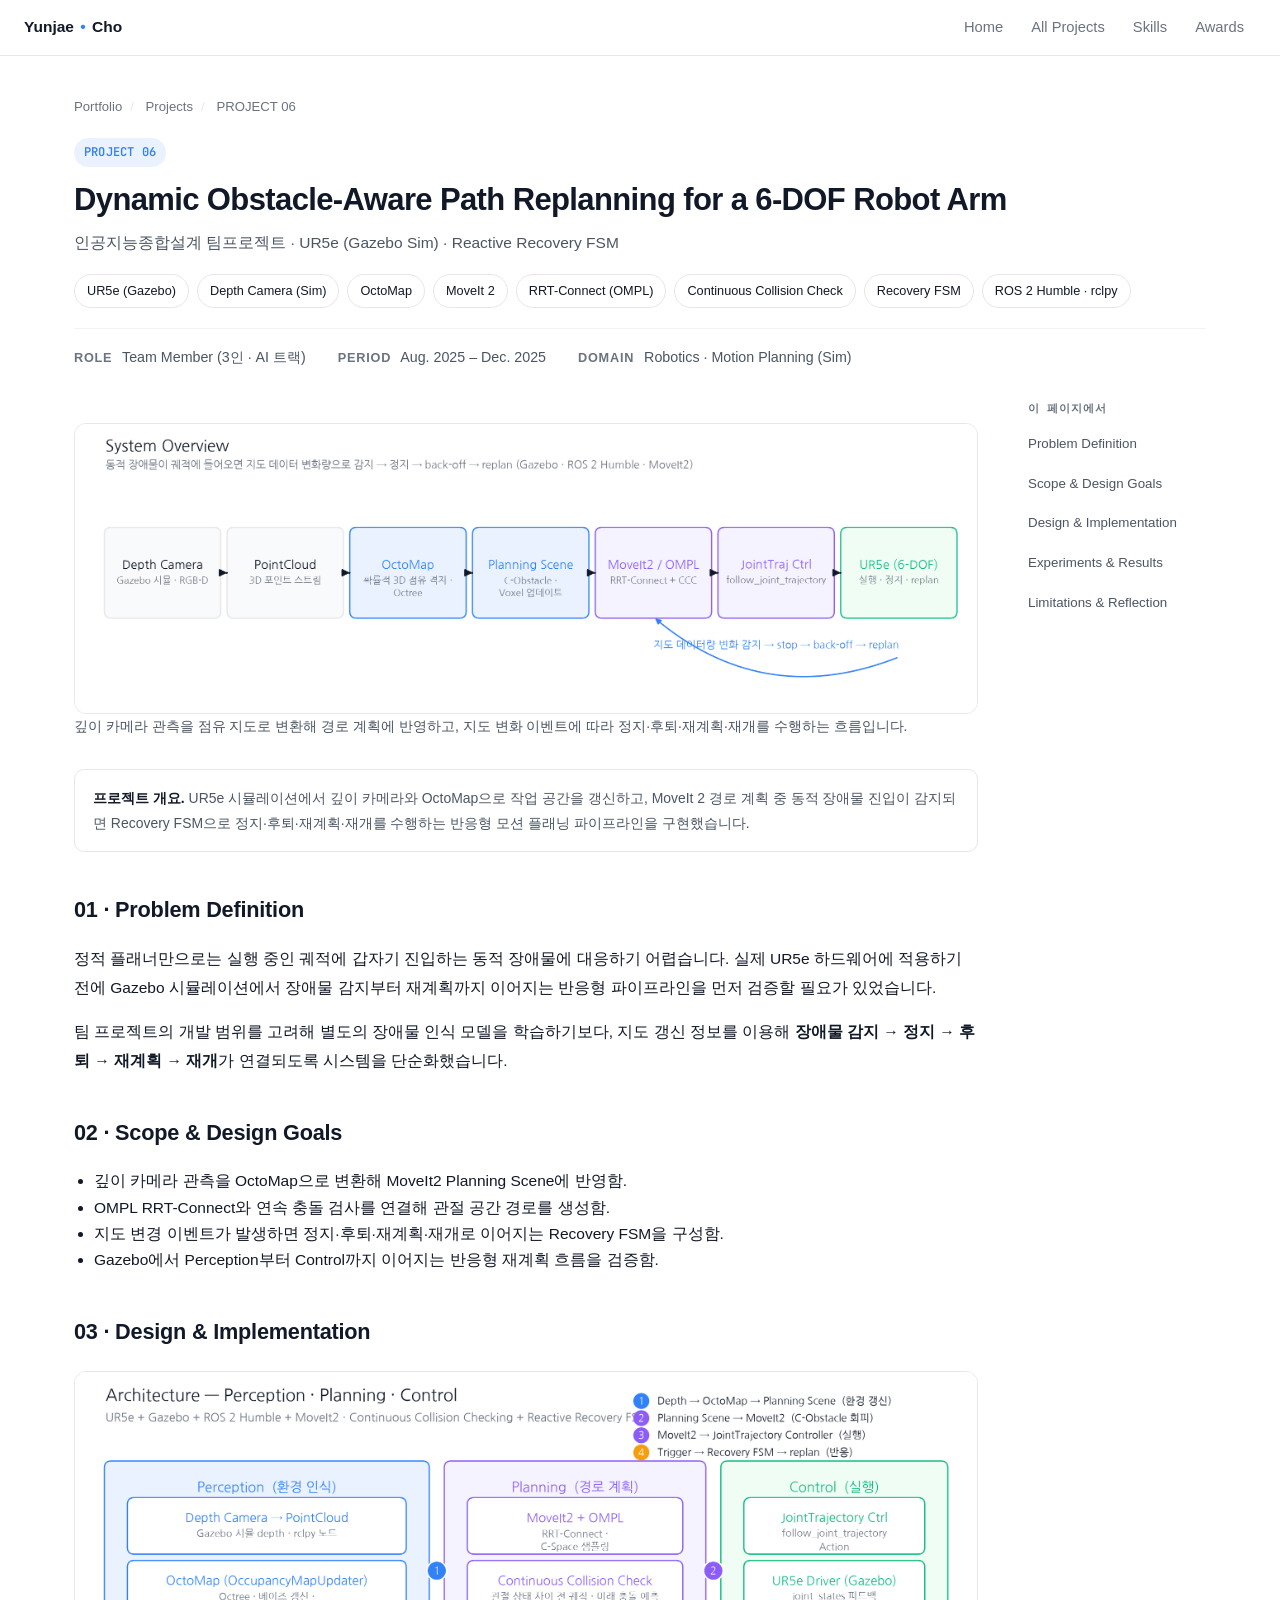
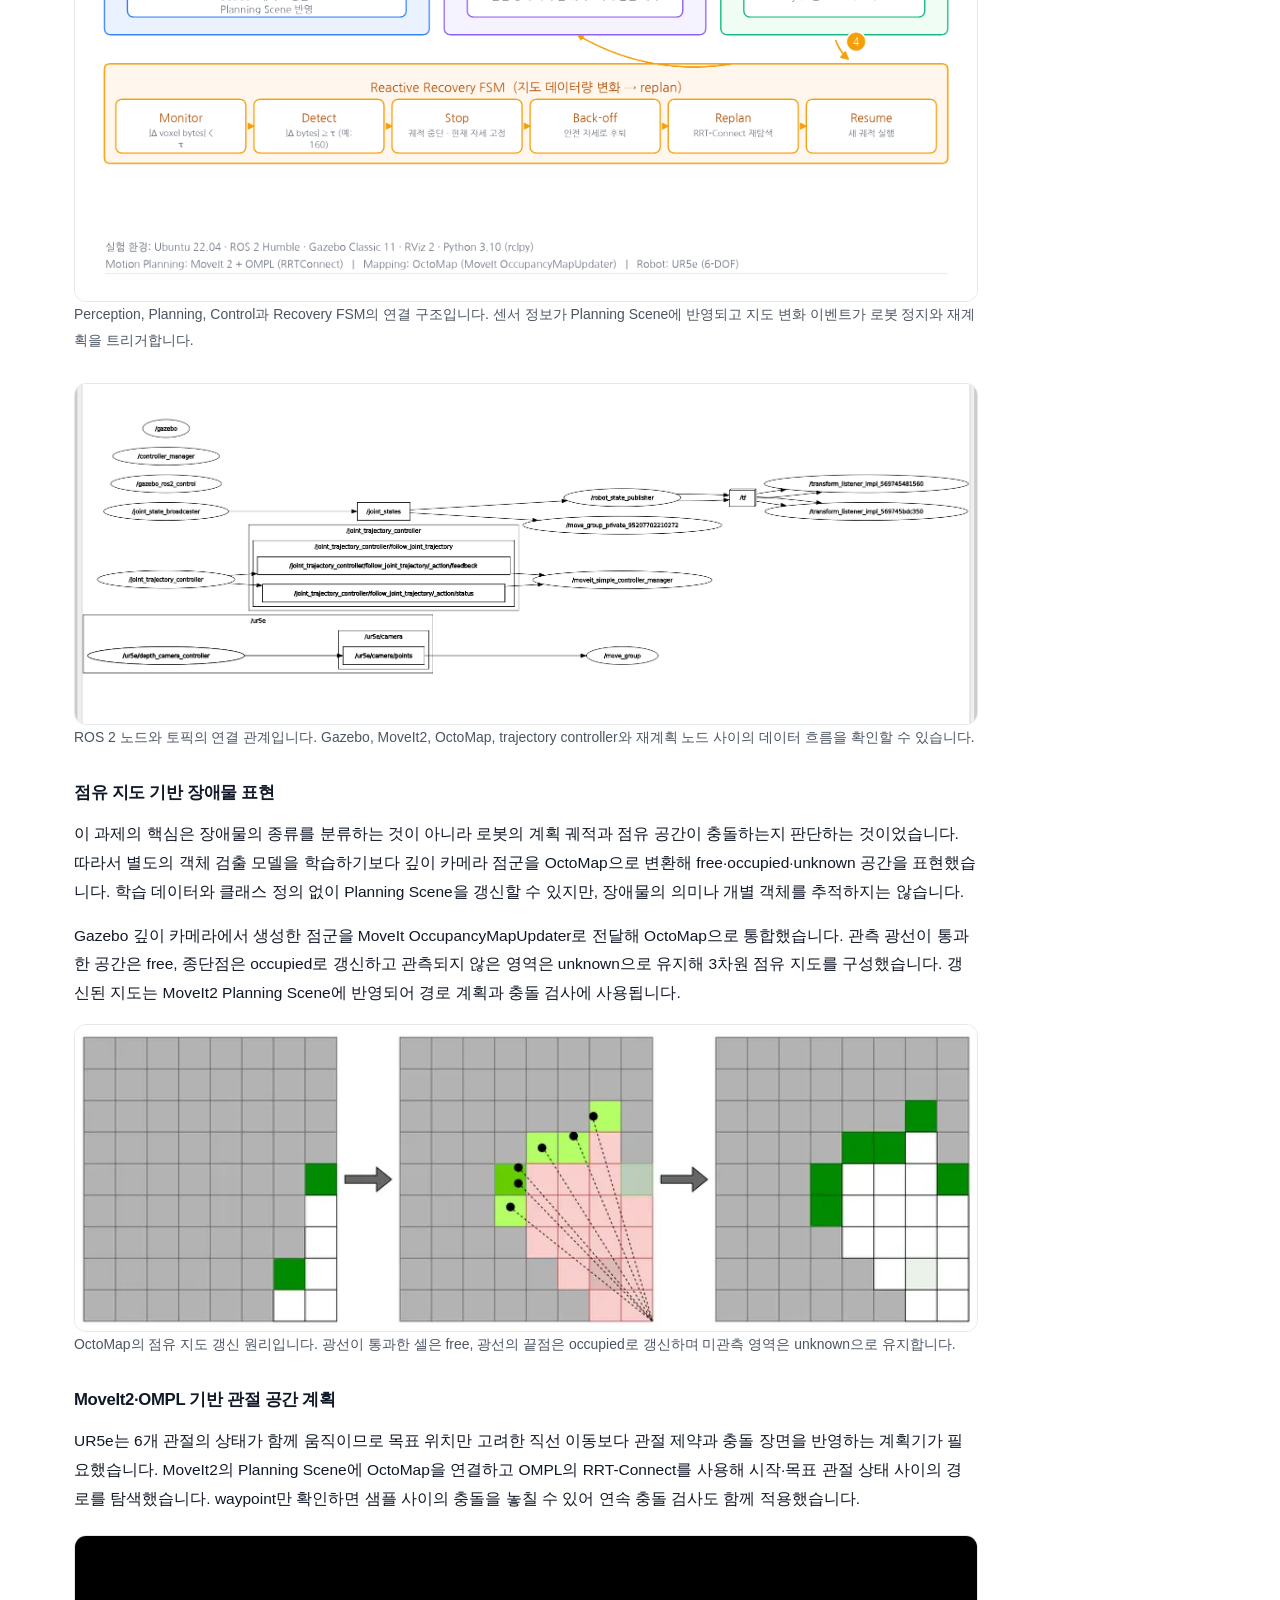
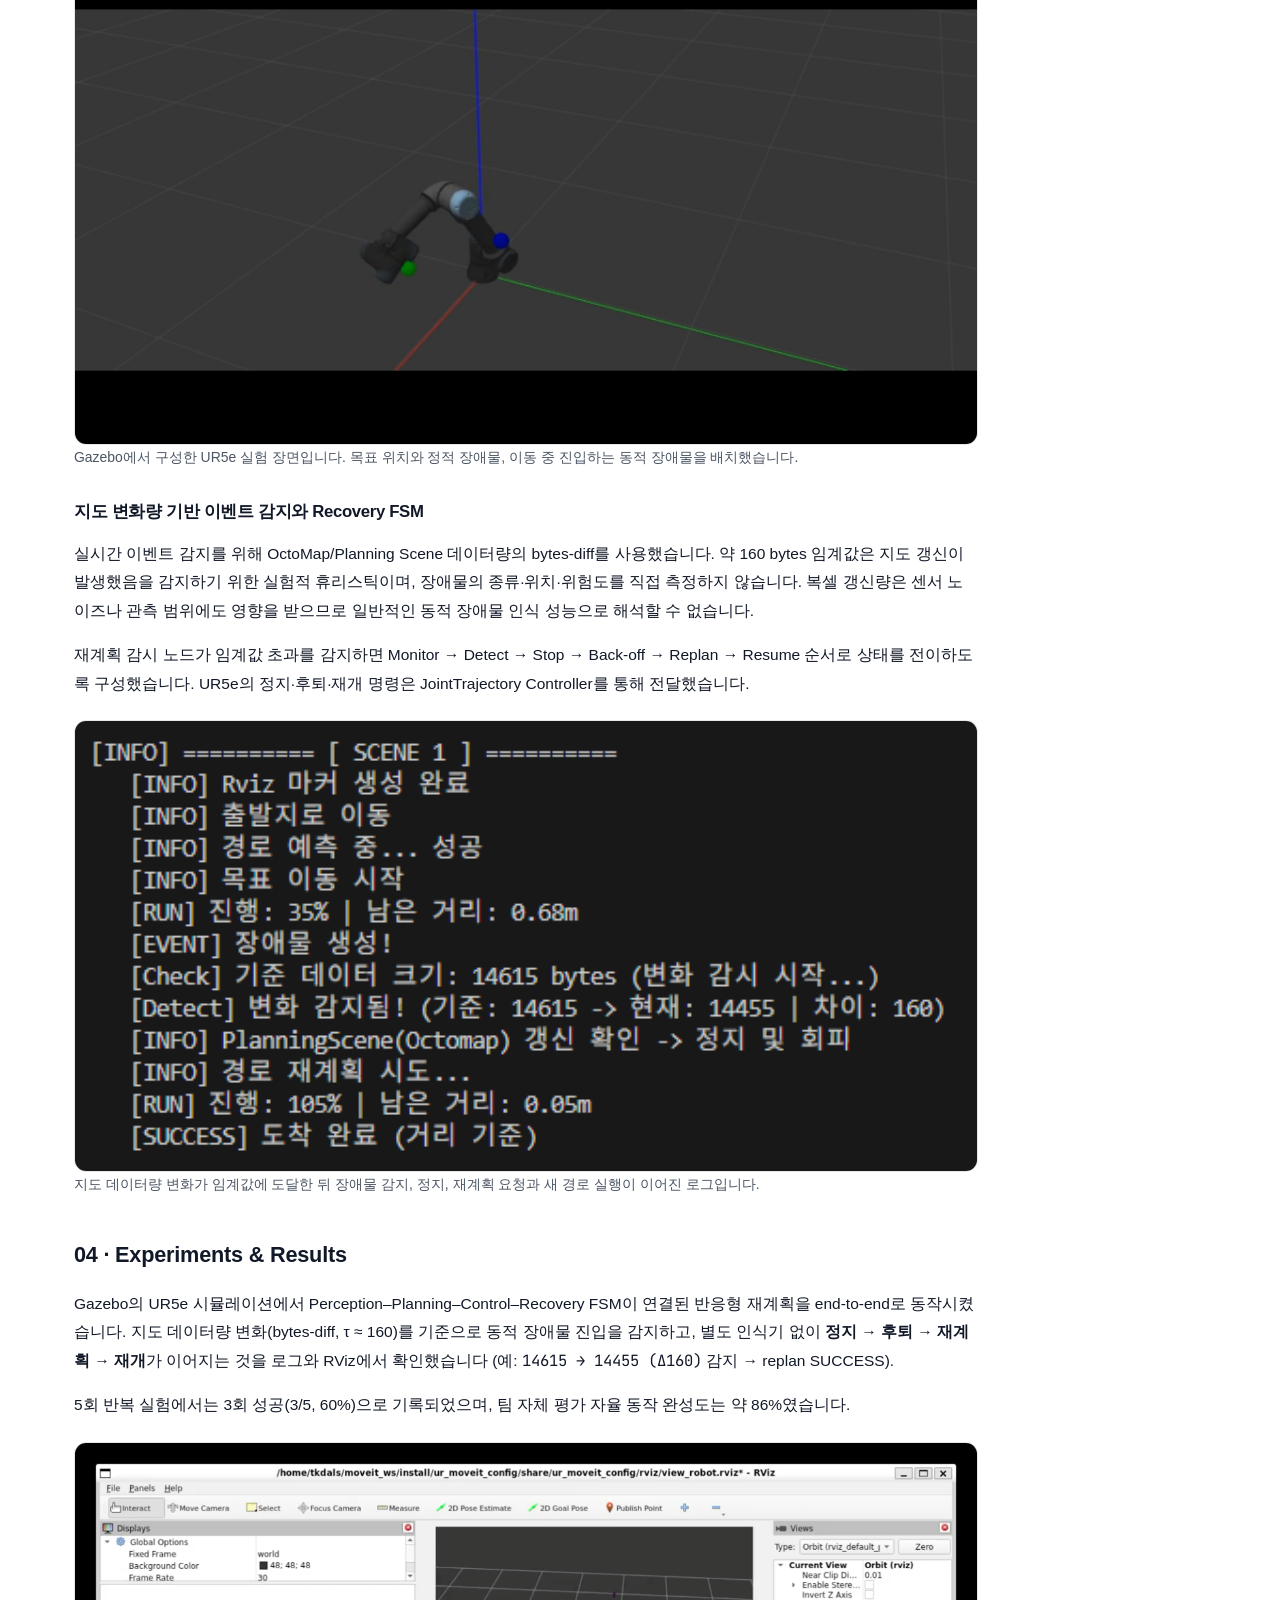
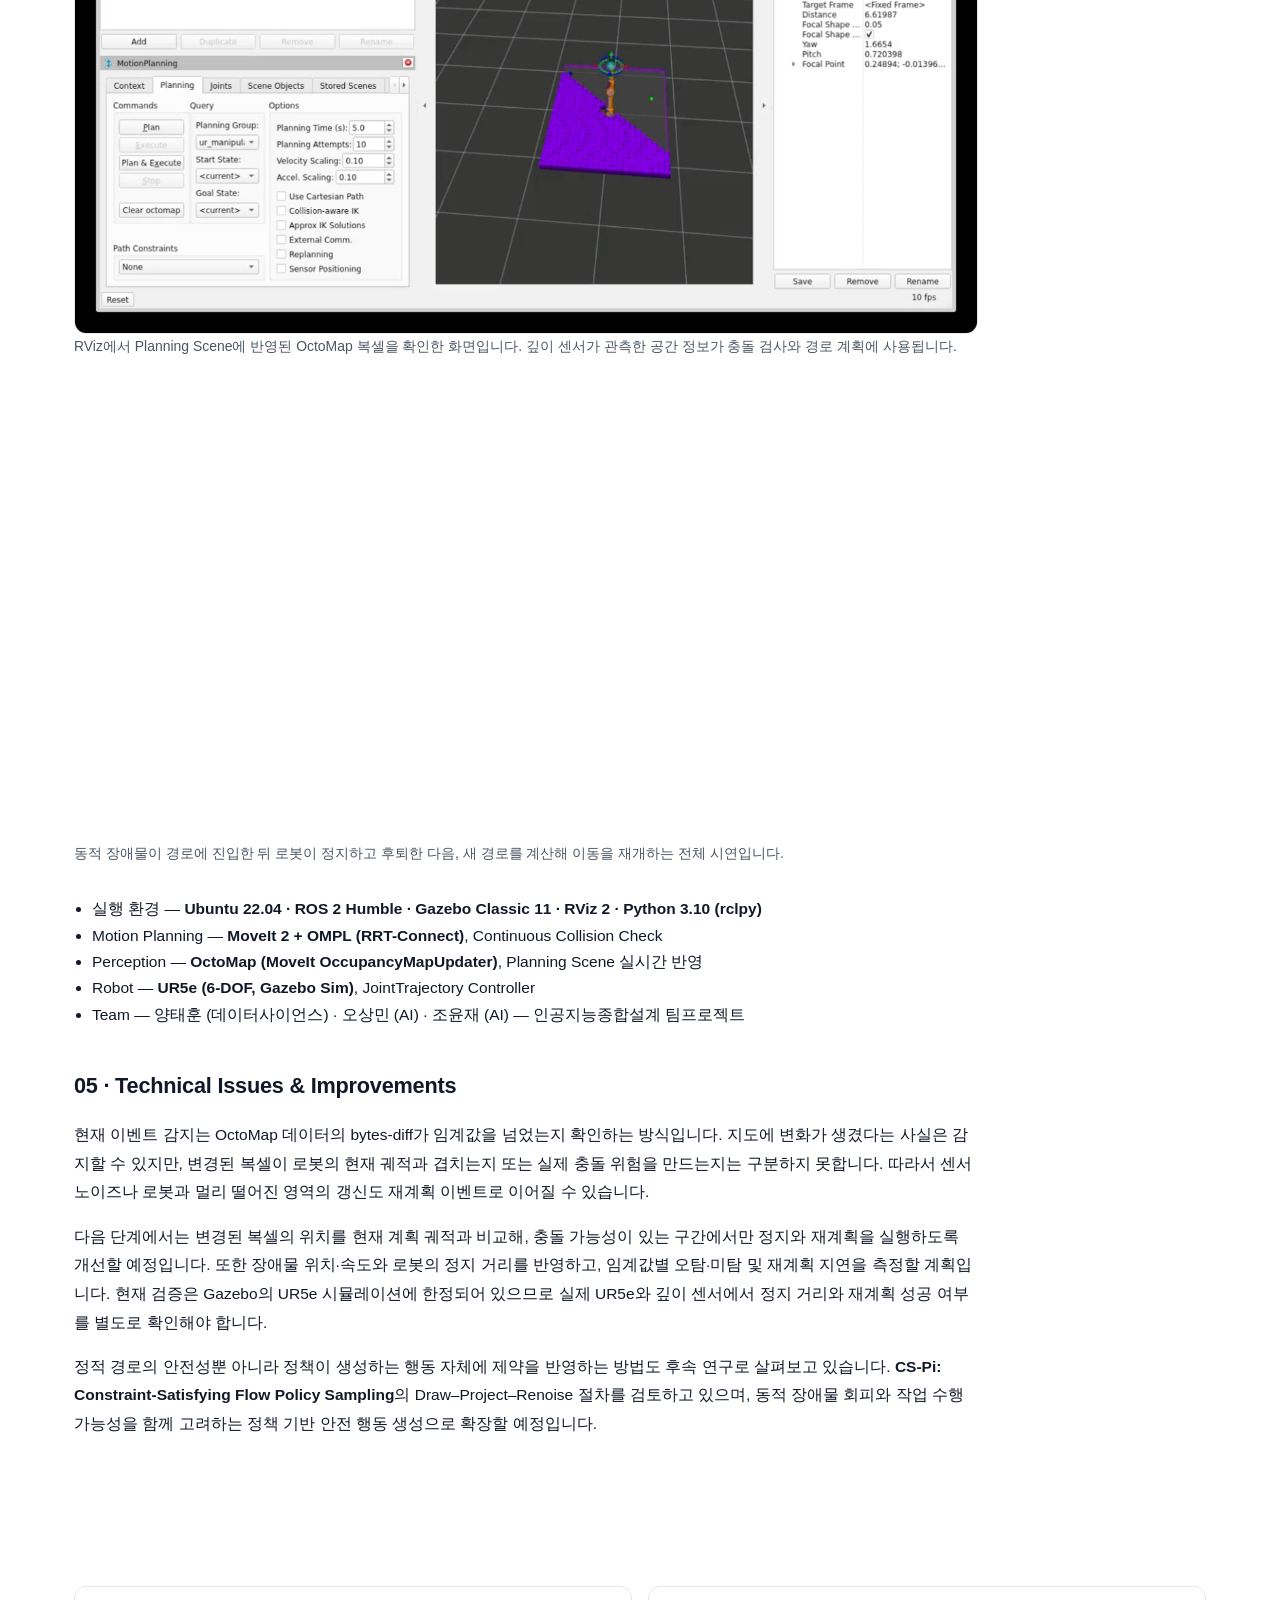
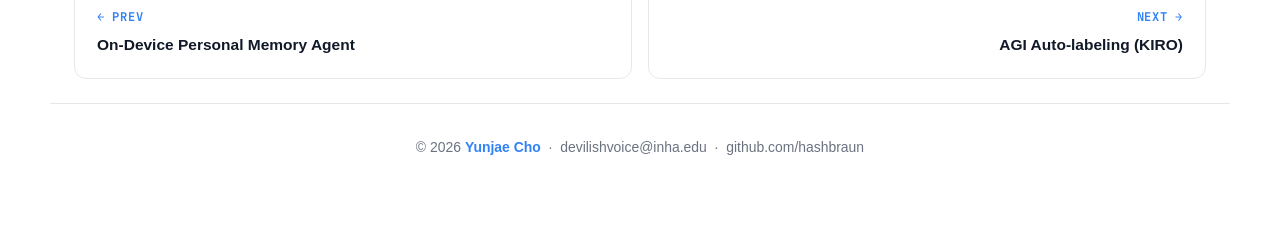
<file: projects/project-06.html>
<!DOCTYPE html>
<html lang="ko">
<head>
<meta charset="UTF-8" />
<meta name="viewport" content="width=device-width, initial-scale=1.0" />
<title>PROJECT 06 · Dynamic Obstacle-Aware Path Replanning — Yunjae Cho</title>
<link rel="preconnect" href="https://fonts.googleapis.com">
<link rel="preconnect" href="https://fonts.gstatic.com" crossorigin>
<link href="https://fonts.googleapis.com/css2?family=Inter:wght@300;400;500;600;700;800&family=JetBrains+Mono:wght@400;500;600;700&display=swap" rel="stylesheet">
<link rel="stylesheet" href="../styles.css">
</head>
<body>

<nav class="top">
  <div class="brand"><a href="../portfolio.html">Yunjae <span class="dot">•</span> Cho</a></div>
  <ul>
    <li><a href="../portfolio.html">Home</a></li>
    <li><a href="../portfolio.html#projects">All Projects</a></li>
    <li><a href="../portfolio.html#skills">Skills</a></li>
    <li><a href="../portfolio.html#awards">Awards</a></li>
  </ul>
</nav>

<div class="detail-header">
  <div class="breadcrumb">
    <a href="../portfolio.html">Portfolio</a><span class="sep">/</span>
    <a href="../portfolio.html#projects">Projects</a><span class="sep">/</span>
    <span>PROJECT 06</span>
  </div>
  <span class="num-badge">PROJECT 06</span>
  <h1>Dynamic Obstacle-Aware Path Replanning for a 6-DOF Robot Arm</h1>
  <div class="subtitle">인공지능종합설계 팀프로젝트 · UR5e (Gazebo Sim) · Reactive Recovery FSM</div>
  <div class="stack">
    <span class="tech">UR5e (Gazebo)</span>
    <span class="tech">Depth Camera (Sim)</span>
    <span class="tech">OctoMap</span>
    <span class="tech">MoveIt 2</span>
    <span class="tech">RRT-Connect (OMPL)</span>
    <span class="tech">Continuous Collision Check</span>
    <span class="tech">Recovery FSM</span>
    <span class="tech">ROS 2 Humble · rclpy</span>
  </div>
  <div class="meta-row">
    <div><span class="label">Role</span> Team Member (3인 · AI 트랙)</div>
    <div><span class="label">Period</span> Aug. 2025 – Dec. 2025</div>
    <div><span class="label">Domain</span> Robotics · Motion Planning (Sim)</div>
  </div>
</div>

<section>
  <div class="detail-article-layout">
    <aside class="article-sidebar"><div class="article-sidebar-title">이 페이지에서</div><nav class="article-toc" aria-label="본문 목차"><a href="#problem">Problem Definition</a><a href="#scope">Scope &amp; Design Goals</a><a href="#decisions">Design &amp; Implementation</a><a href="#results">Experiments &amp; Results</a><a href="#reflection">Limitations &amp; Reflection</a></nav></aside>
    <main class="article-main">

  <div class="media">
<img src="../assets/p06/overview.png"
         alt="System Overview — Depth Camera → PointCloud → OctoMap → Planning Scene → MoveIt2/OMPL → JointTrajectory Controller → UR5e (Gazebo), with reactive replan feedback loop" />
<p class="media-caption">깊이 카메라 관측을 점유 지도로 변환해 경로 계획에 반영하고, 지도 변화 이벤트에 따라 정지·후퇴·재계획·재개를 수행하는 흐름입니다.</p>
  </div>
  <div class="article-callout">
    <strong>프로젝트 개요.</strong> UR5e 시뮬레이션에서 깊이 카메라와 OctoMap으로 작업 공간을 갱신하고, MoveIt 2 경로 계획 중 동적 장애물 진입이 감지되면 Recovery FSM으로 정지·후퇴·재계획·재개를 수행하는 반응형 모션 플래닝 파이프라인을 구현했습니다.
  </div>

  <h2 class="section-title" id="problem">01 · Problem Definition</h2>
  
    <p>정적 플래너만으로는 실행 중인 궤적에 갑자기 진입하는 동적 장애물에 대응하기 어렵습니다. 실제 UR5e 하드웨어에 적용하기 전에 Gazebo 시뮬레이션에서 장애물 감지부터 재계획까지 이어지는 반응형 파이프라인을 먼저 검증할 필요가 있었습니다.</p>
    <p style="margin-top:10px;">팀 프로젝트의 개발 범위를 고려해 별도의 장애물 인식 모델을 학습하기보다, 지도 갱신 정보를 이용해 <b>장애물 감지 → 정지 → 후퇴 → 재계획 → 재개</b>가 연결되도록 시스템을 단순화했습니다.</p>
  

  <h2 class="section-title" id="scope">02 · Scope &amp; Design Goals</h2>
  <ul style="padding-left:20px;color:var(--gray-700);">
    <li>깊이 카메라 관측을 OctoMap으로 변환해 MoveIt2 Planning Scene에 반영함.</li>
    <li>OMPL RRT-Connect와 연속 충돌 검사를 연결해 관절 공간 경로를 생성함.</li>
    <li>지도 변경 이벤트가 발생하면 정지·후퇴·재계획·재개로 이어지는 Recovery FSM을 구성함.</li>
    <li>Gazebo에서 Perception부터 Control까지 이어지는 반응형 재계획 흐름을 검증함.</li>
  </ul>

  <h2 class="section-title" id="decisions">03 · Design &amp; Implementation</h2>

<div class="media" style="margin-top:20px;">
<img src="../assets/p06/architecture.png" alt="Architecture — Perception, Planning, Control and Recovery FSM" />
<p class="media-caption">Perception, Planning, Control과 Recovery FSM의 연결 구조입니다. 센서 정보가 Planning Scene에 반영되고 지도 변화 이벤트가 로봇 정지와 재계획을 트리거합니다.</p>
  </div>
<div class="media" style="margin-top:16px;">
<img src="../assets/p06/rqt_graph.png" alt="ROS 2 node and topic graph for Gazebo, MoveIt2, OctoMap, trajectory controller and replanning node" />
<p class="media-caption">ROS 2 노드와 토픽의 연결 관계입니다. Gazebo, MoveIt2, OctoMap, trajectory controller와 재계획 노드 사이의 데이터 흐름을 확인할 수 있습니다.</p>
  </div>
  <h3 class="article-subtitle">점유 지도 기반 장애물 표현</h3>
  <p>이 과제의 핵심은 장애물의 종류를 분류하는 것이 아니라 로봇의 계획 궤적과 점유 공간이 충돌하는지 판단하는 것이었습니다. 따라서 별도의 객체 검출 모델을 학습하기보다 깊이 카메라 점군을 OctoMap으로 변환해 free·occupied·unknown 공간을 표현했습니다. 학습 데이터와 클래스 정의 없이 Planning Scene을 갱신할 수 있지만, 장애물의 의미나 개별 객체를 추적하지는 않습니다.</p>
  <p>Gazebo 깊이 카메라에서 생성한 점군을 MoveIt OccupancyMapUpdater로 전달해 OctoMap으로 통합했습니다. 관측 광선이 통과한 공간은 free, 종단점은 occupied로 갱신하고 관측되지 않은 영역은 unknown으로 유지해 3차원 점유 지도를 구성했습니다. 갱신된 지도는 MoveIt2 Planning Scene에 반영되어 경로 계획과 충돌 검사에 사용됩니다.</p>
<div class="media" style="margin-top:16px;">
<img src="../assets/p06/octomap_raycasting.png" alt="OctoMap raycasting — free, occupied and unknown voxel updates" />
<p class="media-caption">OctoMap의 점유 지도 갱신 원리입니다. 광선이 통과한 셀은 free, 광선의 끝점은 occupied로 갱신하며 미관측 영역은 unknown으로 유지합니다.</p>
  </div>

  <h3 class="article-subtitle">MoveIt2·OMPL 기반 관절 공간 계획</h3>
  <p>UR5e는 6개 관절의 상태가 함께 움직이므로 목표 위치만 고려한 직선 이동보다 관절 제약과 충돌 장면을 반영하는 계획기가 필요했습니다. MoveIt2의 Planning Scene에 OctoMap을 연결하고 OMPL의 RRT-Connect를 사용해 시작·목표 관절 상태 사이의 경로를 탐색했습니다. waypoint만 확인하면 샘플 사이의 충돌을 놓칠 수 있어 연속 충돌 검사도 함께 적용했습니다.</p>
<div class="media">
<img src="../assets/p06/gazebo_scene.png" alt="Gazebo UR5e simulation scene with static and dynamic obstacles" />
<p class="media-caption">Gazebo에서 구성한 UR5e 실험 장면입니다. 목표 위치와 정적 장애물, 이동 중 진입하는 동적 장애물을 배치했습니다.</p></div>

  <h3 class="article-subtitle">지도 변화량 기반 이벤트 감지와 Recovery FSM</h3>
  <p>실시간 이벤트 감지를 위해 OctoMap/Planning Scene 데이터량의 bytes-diff를 사용했습니다. 약 160 bytes 임계값은 지도 갱신이 발생했음을 감지하기 위한 실험적 휴리스틱이며, 장애물의 종류·위치·위험도를 직접 측정하지 않습니다. 복셀 갱신량은 센서 노이즈나 관측 범위에도 영향을 받으므로 일반적인 동적 장애물 인식 성능으로 해석할 수 없습니다.</p>
  <p>재계획 감시 노드가 임계값 초과를 감지하면 Monitor → Detect → Stop → Back-off → Replan → Resume 순서로 상태를 전이하도록 구성했습니다. UR5e의 정지·후퇴·재개 명령은 JointTrajectory Controller를 통해 전달했습니다.</p>
<div class="media">
<img src="../assets/p06/log_replan.png" alt="Replanning event log showing map data change, stop and successful replanning" />
<p class="media-caption">지도 데이터량 변화가 임계값에 도달한 뒤 장애물 감지, 정지, 재계획 요청과 새 경로 실행이 이어진 로그입니다.</p></div>

  
  
  
    
  

  <h2 class="section-title" id="results">04 · Experiments &amp; Results</h2>
  
    <p style="color:var(--gray-700);">
      Gazebo의 UR5e 시뮬레이션에서 Perception–Planning–Control–Recovery FSM이 연결된 반응형 재계획을 end-to-end로 동작시켰습니다. 지도 데이터량 변화(bytes-diff, τ ≈ 160)를 기준으로 동적 장애물 진입을 감지하고, 별도 인식기 없이 <b>정지 → 후퇴 → 재계획 → 재개</b>가 이어지는 것을 로그와 RViz에서 확인했습니다 (예: <span style="font-family:'JetBrains Mono',monospace;">14615 → 14455 (Δ160)</span> 감지 → replan SUCCESS).
    </p>
    <p style="color:var(--gray-700); margin-top:10px;">
      5회 반복 실험에서는 3회 성공(3/5, 60%)으로 기록되었으며, 팀 자체 평가 자율 동작 완성도는 약 86%였습니다.
    </p>

    <div class="media">
<img src="../assets/p06/rviz_octomap.png"
             alt="RViz — planning scene에 실제로 얹힌 OctoMap 복셀 (보라색). MoveIt MotionPlanning 패널의 Planning/Collision-aware IK/Replanning 옵션과 함께 실행 중인 상태" />
<p class="media-caption">RViz에서 Planning Scene에 반영된 OctoMap 복셀을 확인한 화면입니다. 깊이 센서가 관측한 공간 정보가 충돌 검사와 경로 계획에 사용됩니다.</p>
      </div>
      <div class="media">
<video src="../assets/p06/demo_replan.mp4"
               autoplay loop muted playsinline
               style="width:100%; display:block; border-radius:8px;"
               aria-label="Demo replan — UR5e가 초록 target 방향으로 이동 중 red 실린더(동적 장애물) 진입 감지 → 정지 → 후퇴 → replan → 재개 시퀀스">
</video>
<p class="media-caption">동적 장애물이 경로에 진입한 뒤 로봇이 정지하고 후퇴한 다음, 새 경로를 계산해 이동을 재개하는 전체 시연입니다.</p>
      </div>

    <ul style="padding-left:18px;color:var(--gray-700); margin-top:16px;">
      <li>실행 환경 &mdash; <b>Ubuntu 22.04 · ROS 2 Humble · Gazebo Classic 11 · RViz 2 · Python 3.10 (rclpy)</b></li>
      <li>Motion Planning &mdash; <b>MoveIt 2 + OMPL (RRT-Connect)</b>, Continuous Collision Check</li>
      <li>Perception &mdash; <b>OctoMap (MoveIt OccupancyMapUpdater)</b>, Planning Scene 실시간 반영</li>
      <li>Robot &mdash; <b>UR5e (6-DOF, Gazebo Sim)</b>, JointTrajectory Controller</li>
      <li>Team &mdash; 양태훈 (데이터사이언스) · 오상민 (AI) · 조윤재 (AI) — 인공지능종합설계 팀프로젝트</li>
    </ul>
  
  <h2 class="section-title" id="reflection">05 · Technical Issues &amp; Improvements</h2>
    <p>현재 이벤트 감지는 OctoMap 데이터의 bytes-diff가 임계값을 넘었는지 확인하는 방식입니다. 지도에 변화가 생겼다는 사실은 감지할 수 있지만, 변경된 복셀이 로봇의 현재 궤적과 겹치는지 또는 실제 충돌 위험을 만드는지는 구분하지 못합니다. 따라서 센서 노이즈나 로봇과 멀리 떨어진 영역의 갱신도 재계획 이벤트로 이어질 수 있습니다.</p>
    <p style="margin-top:10px;">다음 단계에서는 변경된 복셀의 위치를 현재 계획 궤적과 비교해, 충돌 가능성이 있는 구간에서만 정지와 재계획을 실행하도록 개선할 예정입니다. 또한 장애물 위치·속도와 로봇의 정지 거리를 반영하고, 임계값별 오탐·미탐 및 재계획 지연을 측정할 계획입니다. 현재 검증은 Gazebo의 UR5e 시뮬레이션에 한정되어 있으므로 실제 UR5e와 깊이 센서에서 정지 거리와 재계획 성공 여부를 별도로 확인해야 합니다.</p>
    <p style="margin-top:10px;">정적 경로의 안전성뿐 아니라 정책이 생성하는 행동 자체에 제약을 반영하는 방법도 후속 연구로 살펴보고 있습니다. <a href="https://arxiv.org/abs/2611.08654" target="_blank" rel="noopener"><b>CS-Pi: Constraint-Satisfying Flow Policy Sampling</b></a>의 Draw–Project–Renoise 절차를 검토하고 있으며, 동적 장애물 회피와 작업 수행 가능성을 함께 고려하는 정책 기반 안전 행동 생성으로 확장할 예정입니다.</p>
</main>
  </div>
</section>

<div class="pager">
  <a class="prev" href="project-05.html">
    <div class="arrow">← PREV</div>
    <div class="p-title">On-Device Personal Memory Agent</div>
  </a>
  <a class="next" href="project-07.html">
    <div class="arrow">NEXT →</div>
    <div class="p-title">AGI Auto-labeling (KIRO)</div>
  </a>
</div>

<footer>
  &copy; 2026 <span class="accent">Yunjae Cho</span> &nbsp;·&nbsp;
  <a href="mailto:devilishvoice@inha.edu">devilishvoice@inha.edu</a> &nbsp;·&nbsp;
  <a href="https://github.com/hashbraun" target="_blank" rel="noopener">github.com/hashbraun</a>
</footer>

</body>
</html>
</file>
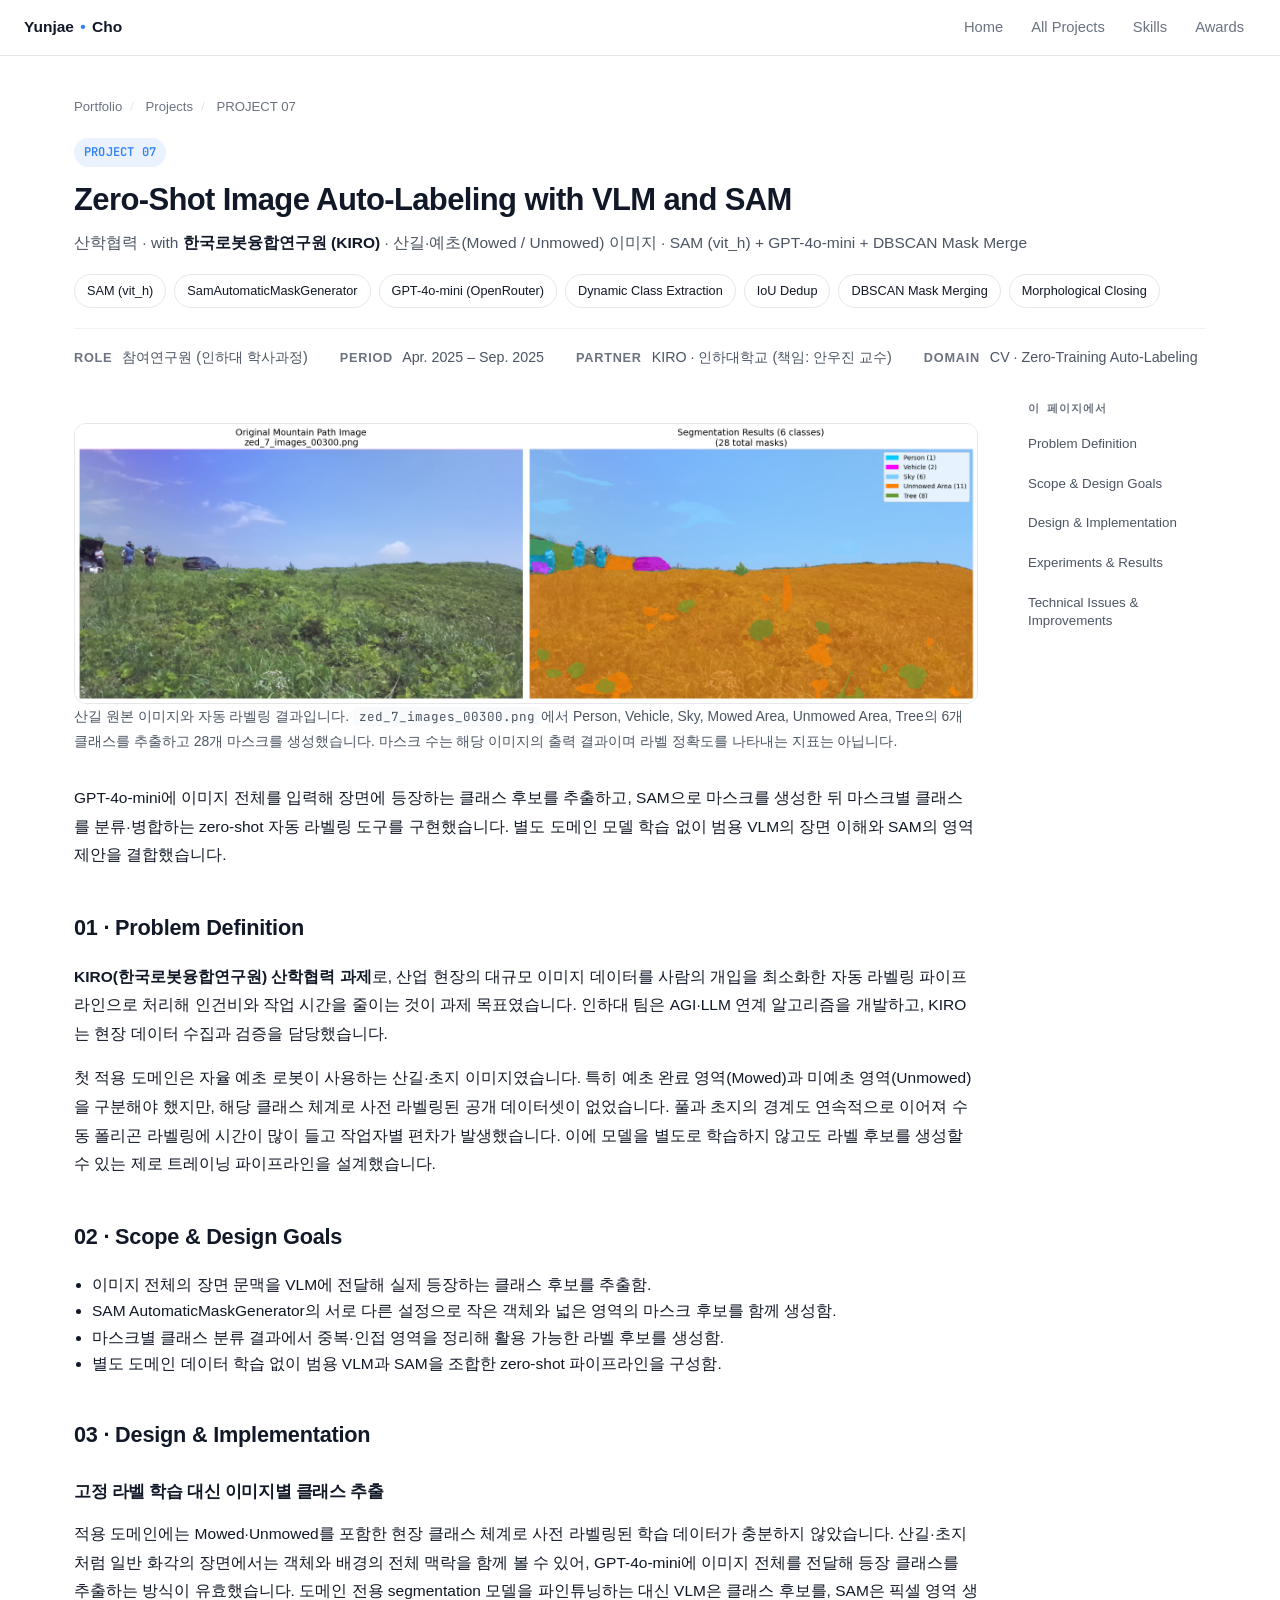
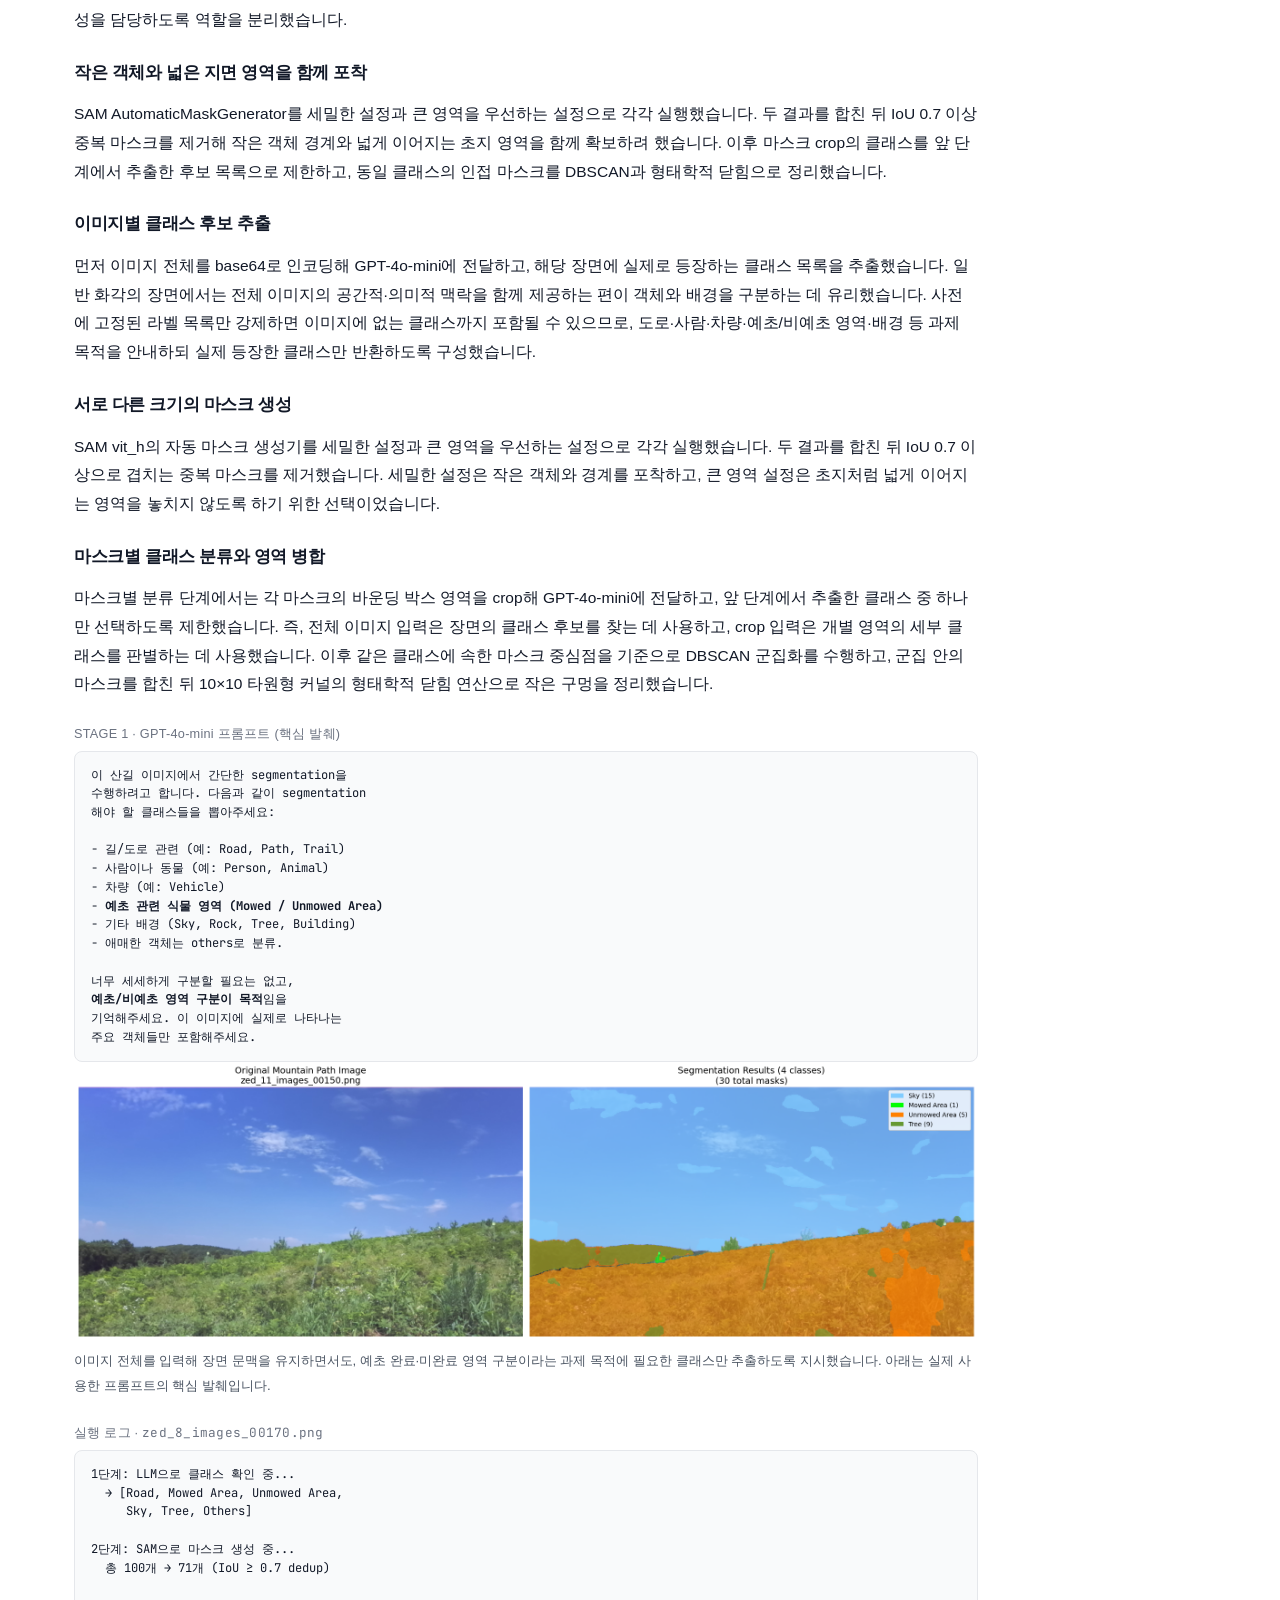
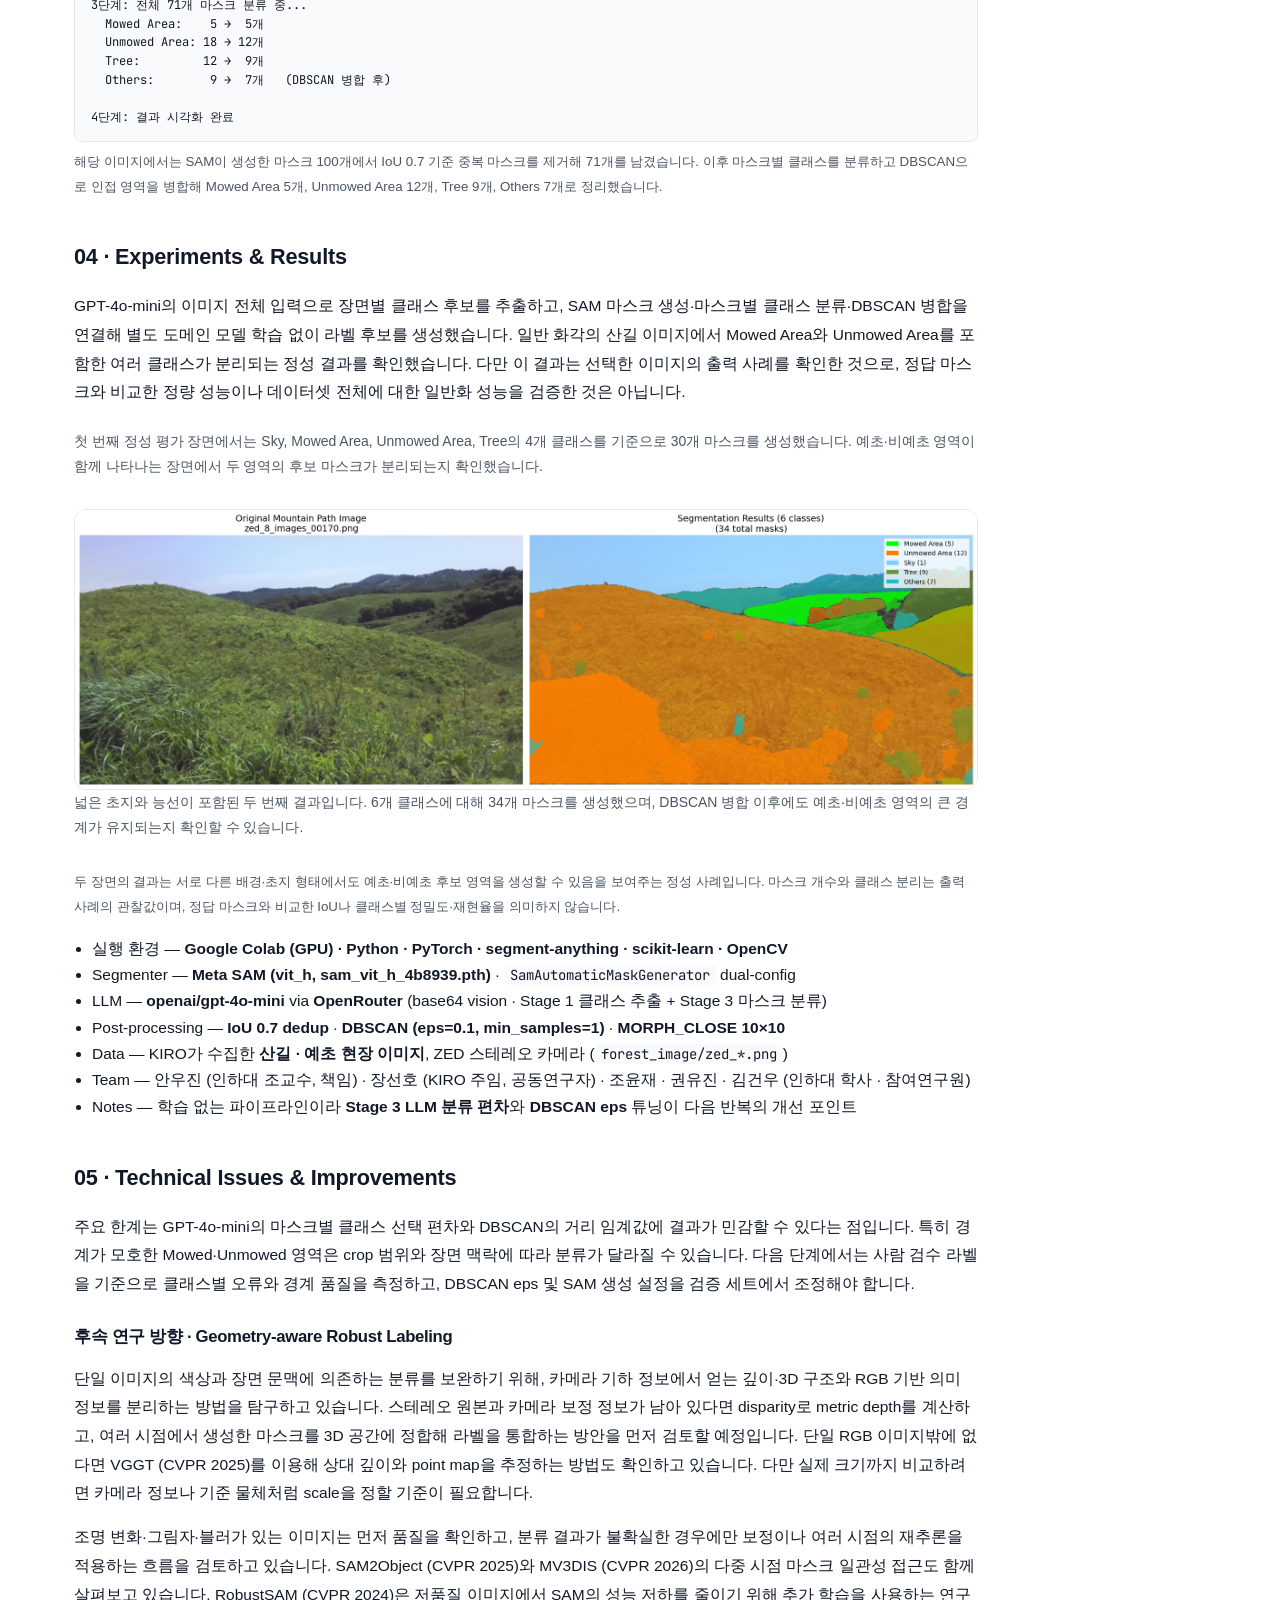
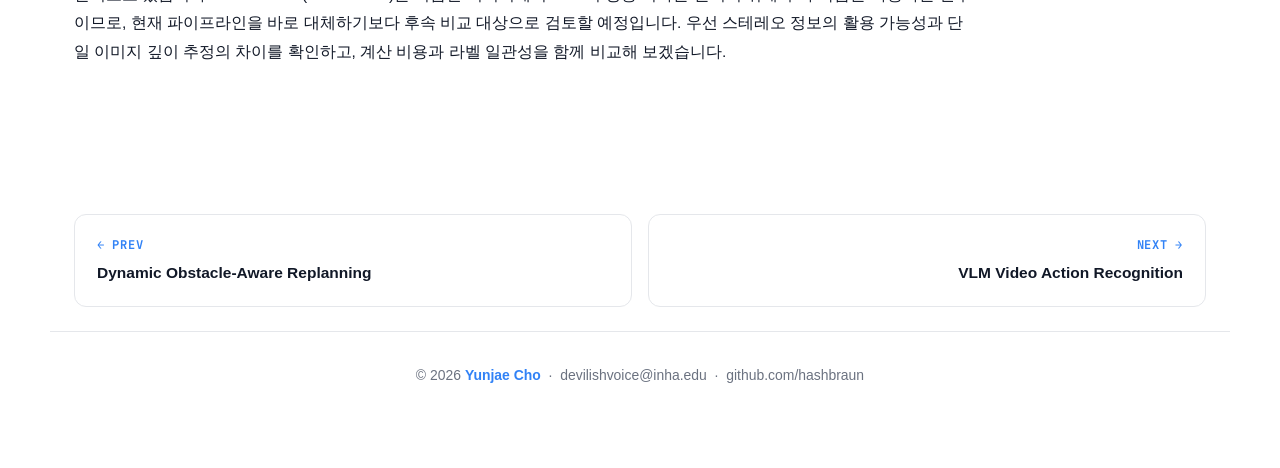
<file: projects/project-07.html>
<!DOCTYPE html>
<html lang="ko">
<head>
<meta charset="UTF-8" />
<meta name="viewport" content="width=device-width, initial-scale=1.0" />
<title>PROJECT 07 · Zero-Shot Image Auto-Labeling — Yunjae Cho</title>
<link rel="preconnect" href="https://fonts.googleapis.com">
<link rel="preconnect" href="https://fonts.gstatic.com" crossorigin>
<link href="https://fonts.googleapis.com/css2?family=Inter:wght@300;400;500;600;700;800&family=JetBrains+Mono:wght@400;500;600;700&display=swap" rel="stylesheet">
<link rel="stylesheet" href="../styles.css">
</head>
<body>

<nav class="top">
  <div class="brand"><a href="../portfolio.html">Yunjae <span class="dot">•</span> Cho</a></div>
  <ul>
    <li><a href="../portfolio.html">Home</a></li>
    <li><a href="../portfolio.html#projects">All Projects</a></li>
    <li><a href="../portfolio.html#skills">Skills</a></li>
    <li><a href="../portfolio.html#awards">Awards</a></li>
  </ul>
</nav>

<div class="detail-header">
  <div class="breadcrumb">
    <a href="../portfolio.html">Portfolio</a><span class="sep">/</span>
    <a href="../portfolio.html#projects">Projects</a><span class="sep">/</span>
    <span>PROJECT 07</span>
  </div>
  <span class="num-badge">PROJECT 07</span>
  <h1>Zero-Shot Image Auto-Labeling with VLM and SAM</h1>
  <div class="subtitle">산학협력 · with <b>한국로봇융합연구원 (KIRO)</b> · 산길·예초(Mowed / Unmowed) 이미지 · SAM (vit_h) + GPT-4o-mini + DBSCAN Mask Merge</div>
  <div class="stack">
    <span class="tech">SAM (vit_h)</span>
    <span class="tech">SamAutomaticMaskGenerator</span>
    <span class="tech">GPT-4o-mini (OpenRouter)</span>
    <span class="tech">Dynamic Class Extraction</span>
    <span class="tech">IoU Dedup</span>
    <span class="tech">DBSCAN Mask Merging</span>
    <span class="tech">Morphological Closing</span>
  </div>
  <div class="meta-row">
    <div><span class="label">Role</span> 참여연구원 (인하대 학사과정)</div>
    <div><span class="label">Period</span> Apr. 2025 – Sep. 2025</div>
    <div><span class="label">Partner</span> KIRO · 인하대학교 (책임: 안우진 교수)</div>
    <div><span class="label">Domain</span> CV · Zero-Training Auto-Labeling</div>
  </div>
</div>

<section>
  <div class="detail-article-layout">
    <aside class="article-sidebar"><div class="article-sidebar-title">이 페이지에서</div><nav class="article-toc" aria-label="본문 목차"><a href="#problem">Problem Definition</a><a href="#scope">Scope &amp; Design Goals</a><a href="#implementation">Design &amp; Implementation</a><a href="#results">Experiments &amp; Results</a><a href="#reflection">Technical Issues &amp; Improvements</a></nav></aside>
    <main class="article-main">

  <div class="media">
<img src="../assets/p07/overview.png"
         alt="System Overview — 산길 원본 이미지(좌)와 SAM + GPT-4o-mini + DBSCAN 파이프라인이 6개 클래스(Person / Vehicle / Sky / Mowed Area / Unmowed Area / Tree)로 자동 분할한 결과(우, 28개 마스크)" />
<p class="media-caption">산길 원본 이미지와 자동 라벨링 결과입니다. <code>zed_7_images_00300.png</code>에서 Person, Vehicle, Sky, Mowed Area, Unmowed Area, Tree의 6개 클래스를 추출하고 28개 마스크를 생성했습니다. 마스크 수는 해당 이미지의 출력 결과이며 라벨 정확도를 나타내는 지표는 아닙니다.</p>
  </div>
  <p>GPT-4o-mini에 이미지 전체를 입력해 장면에 등장하는 클래스 후보를 추출하고, SAM으로 마스크를 생성한 뒤 마스크별 클래스를 분류·병합하는 zero-shot 자동 라벨링 도구를 구현했습니다. 별도 도메인 모델 학습 없이 범용 VLM의 장면 이해와 SAM의 영역 제안을 결합했습니다.</p>

  <h2 class="section-title" id="problem">01 · Problem Definition</h2>
  
    <p><b>KIRO(한국로봇융합연구원) 산학협력 과제</b>로, 산업 현장의 대규모 이미지 데이터를 사람의 개입을 최소화한 자동 라벨링 파이프라인으로 처리해 인건비와 작업 시간을 줄이는 것이 과제 목표였습니다. 인하대 팀은 AGI·LLM 연계 알고리즘을 개발하고, KIRO는 현장 데이터 수집과 검증을 담당했습니다.</p>
    <p style="margin-top:10px;">첫 적용 도메인은 자율 예초 로봇이 사용하는 산길·초지 이미지였습니다. 특히 예초 완료 영역(Mowed)과 미예초 영역(Unmowed)을 구분해야 했지만, 해당 클래스 체계로 사전 라벨링된 공개 데이터셋이 없었습니다. 풀과 초지의 경계도 연속적으로 이어져 수동 폴리곤 라벨링에 시간이 많이 들고 작업자별 편차가 발생했습니다. 이에 모델을 별도로 학습하지 않고도 라벨 후보를 생성할 수 있는 제로 트레이닝 파이프라인을 설계했습니다.</p>
  

  <h2 class="section-title" id="scope">02 · Scope &amp; Design Goals</h2>
  
    <ul style="padding-left:18px;color:var(--gray-700);">
      <li>이미지 전체의 장면 문맥을 VLM에 전달해 실제 등장하는 클래스 후보를 추출함.</li>
      <li>SAM AutomaticMaskGenerator의 서로 다른 설정으로 작은 객체와 넓은 영역의 마스크 후보를 함께 생성함.</li>
      <li>마스크별 클래스 분류 결과에서 중복·인접 영역을 정리해 활용 가능한 라벨 후보를 생성함.</li>
      <li>별도 도메인 데이터 학습 없이 범용 VLM과 SAM을 조합한 zero-shot 파이프라인을 구성함.</li>
    </ul>
  

  <h2 class="section-title" id="implementation">03 · Design &amp; Implementation</h2>
  
    <h3 class="article-subtitle">고정 라벨 학습 대신 이미지별 클래스 추출</h3>
    <p>적용 도메인에는 Mowed·Unmowed를 포함한 현장 클래스 체계로 사전 라벨링된 학습 데이터가 충분하지 않았습니다. 산길·초지처럼 일반 화각의 장면에서는 객체와 배경의 전체 맥락을 함께 볼 수 있어, GPT-4o-mini에 이미지 전체를 전달해 등장 클래스를 추출하는 방식이 유효했습니다. 도메인 전용 segmentation 모델을 파인튜닝하는 대신 VLM은 클래스 후보를, SAM은 픽셀 영역 생성을 담당하도록 역할을 분리했습니다.</p>
    <h3 class="article-subtitle">작은 객체와 넓은 지면 영역을 함께 포착</h3>
    <p>SAM AutomaticMaskGenerator를 세밀한 설정과 큰 영역을 우선하는 설정으로 각각 실행했습니다. 두 결과를 합친 뒤 IoU 0.7 이상 중복 마스크를 제거해 작은 객체 경계와 넓게 이어지는 초지 영역을 함께 확보하려 했습니다. 이후 마스크 crop의 클래스를 앞 단계에서 추출한 후보 목록으로 제한하고, 동일 클래스의 인접 마스크를 DBSCAN과 형태학적 닫힘으로 정리했습니다.</p>
  

  
    <h3 class="article-subtitle">이미지별 클래스 후보 추출</h3>
    <p>먼저 이미지 전체를 base64로 인코딩해 GPT-4o-mini에 전달하고, 해당 장면에 실제로 등장하는 클래스 목록을 추출했습니다. 일반 화각의 장면에서는 전체 이미지의 공간적·의미적 맥락을 함께 제공하는 편이 객체와 배경을 구분하는 데 유리했습니다. 사전에 고정된 라벨 목록만 강제하면 이미지에 없는 클래스까지 포함될 수 있으므로, 도로·사람·차량·예초/비예초 영역·배경 등 과제 목적을 안내하되 실제 등장한 클래스만 반환하도록 구성했습니다.</p>
    <h3 class="article-subtitle">서로 다른 크기의 마스크 생성</h3>
    <p>SAM vit_h의 자동 마스크 생성기를 세밀한 설정과 큰 영역을 우선하는 설정으로 각각 실행했습니다. 두 결과를 합친 뒤 IoU 0.7 이상으로 겹치는 중복 마스크를 제거했습니다. 세밀한 설정은 작은 객체와 경계를 포착하고, 큰 영역 설정은 초지처럼 넓게 이어지는 영역을 놓치지 않도록 하기 위한 선택이었습니다.</p>
    <h3 class="article-subtitle">마스크별 클래스 분류와 영역 병합</h3>
    <p>마스크별 분류 단계에서는 각 마스크의 바운딩 박스 영역을 crop해 GPT-4o-mini에 전달하고, 앞 단계에서 추출한 클래스 중 하나만 선택하도록 제한했습니다. 즉, 전체 이미지 입력은 장면의 클래스 후보를 찾는 데 사용하고, crop 입력은 개별 영역의 세부 클래스를 판별하는 데 사용했습니다. 이후 같은 클래스에 속한 마스크 중심점을 기준으로 DBSCAN 군집화를 수행하고, 군집 안의 마스크를 합친 뒤 10×10 타원형 커널의 형태학적 닫힘 연산으로 작은 구멍을 정리했습니다.</p>

    <div style="display:grid; grid-template-columns:1fr; gap:24px; margin-top:24px;">
      <div>
        <div style="font-size:0.82rem; color:var(--mute, #6B7280); margin-bottom:6px; letter-spacing:0.02em;">STAGE 1 · GPT-4o-mini 프롬프트 (핵심 발췌)</div>
        <pre style="background:var(--bg-soft, #F9FAFB); border:1px solid var(--line, #E5E7EB); border-radius:8px; padding:14px 16px; font-family:'JetBrains Mono', ui-monospace, monospace; font-size:0.78rem; line-height:1.55; color:var(--ink, #111827); white-space:pre-wrap; word-break:keep-all; overflow-x:auto; margin:0;">이 산길 이미지에서 간단한 segmentation을
수행하려고 합니다. 다음과 같이 segmentation
해야 할 클래스들을 뽑아주세요:

- 길/도로 관련 (예: Road, Path, Trail)
- 사람이나 동물 (예: Person, Animal)
- 차량 (예: Vehicle)
- <b>예초 관련 식물 영역 (Mowed / Unmowed Area)</b>
- 기타 배경 (Sky, Rock, Tree, Building)
- 애매한 객체는 others로 분류.

너무 세세하게 구분할 필요는 없고,
<b>예초/비예초 영역 구분이 목적</b>임을
기억해주세요. 이 이미지에 실제로 나타나는
주요 객체들만 포함해주세요.</pre>
        <img src="../assets/p07/result_mountain_path.png"
             alt="Qualitative result 1 — 하늘·나무·주황 미예초 초지·소량의 초록 예초 영역이 뒤섞인 산길 (zed_11_images_00150.png). 4개 클래스 · 30개 마스크로 자동 라벨: Sky / Mowed Area / Unmowed Area / Tree" />
<p class="media-caption">이미지 전체를 입력해 장면 문맥을 유지하면서도, 예초 완료·미완료 영역 구분이라는 과제 목적에 필요한 클래스만 추출하도록 지시했습니다. 아래는 실제 사용한 프롬프트의 핵심 발췌입니다.</p>
      </div>

      <div>
        <div style="font-size:0.82rem; color:var(--mute, #6B7280); margin-bottom:6px; letter-spacing:0.02em;">실행 로그 &middot; <span style="font-family:'JetBrains Mono', monospace;">zed_8_images_00170.png</span></div>
        <pre style="background:var(--bg-soft, #F9FAFB); border:1px solid var(--line, #E5E7EB); border-radius:8px; padding:14px 16px; font-family:'JetBrains Mono', ui-monospace, monospace; font-size:0.78rem; line-height:1.55; color:var(--ink, #111827); white-space:pre-wrap; overflow-x:auto; margin:0;">1단계: LLM으로 클래스 확인 중...
  → [Road, Mowed Area, Unmowed Area,
     Sky, Tree, Others]

2단계: SAM으로 마스크 생성 중...
  총 100개 → 71개 (IoU ≥ 0.7 dedup)

3단계: 전체 71개 마스크 분류 중...
  Mowed Area:    5 →  5개
  Unmowed Area: 18 → 12개
  Tree:         12 →  9개
  Others:        9 →  7개   (DBSCAN 병합 후)

4단계: 결과 시각화 완료</pre>
        <p class="media-caption">해당 이미지에서는 SAM이 생성한 마스크 100개에서 IoU 0.7 기준 중복 마스크를 제거해 71개를 남겼습니다. 이후 마스크별 클래스를 분류하고 DBSCAN으로 인접 영역을 병합해 Mowed Area 5개, Unmowed Area 12개, Tree 9개, Others 7개로 정리했습니다.</p>
      </div>
    </div>
  

  <h2 class="section-title" id="results">04 · Experiments &amp; Results</h2>
  
    <p style="color:var(--gray-700);">
      GPT-4o-mini의 이미지 전체 입력으로 장면별 클래스 후보를 추출하고, SAM 마스크 생성·마스크별 클래스 분류·DBSCAN 병합을 연결해 별도 도메인 모델 학습 없이 라벨 후보를 생성했습니다. 일반 화각의 산길 이미지에서 Mowed Area와 Unmowed Area를 포함한 여러 클래스가 분리되는 정성 결과를 확인했습니다. 다만 이 결과는 선택한 이미지의 출력 사례를 확인한 것으로, 정답 마스크와 비교한 정량 성능이나 데이터셋 전체에 대한 일반화 성능을 검증한 것은 아닙니다.
    </p>

    <div class="media">
<p class="media-caption">첫 번째 정성 평가 장면에서는 Sky, Mowed Area, Unmowed Area, Tree의 4개 클래스를 기준으로 30개 마스크를 생성했습니다. 예초·비예초 영역이 함께 나타나는 장면에서 두 영역의 후보 마스크가 분리되는지 확인했습니다.</p>
      </div>
      <div class="media">
<img src="../assets/p07/result_green_hills.png"
             alt="Qualitative result 2 — 광활한 초록·주황 능선 산길 (zed_8_images_00170.png). 6개 클래스 · 34개 마스크: Mowed Area / Unmowed Area / Sky / Tree / Others. DBSCAN 병합 후에도 예초/비예초 경계가 넓게 유지" />
<p class="media-caption">넓은 초지와 능선이 포함된 두 번째 결과입니다. 6개 클래스에 대해 34개 마스크를 생성했으며, DBSCAN 병합 이후에도 예초·비예초 영역의 큰 경계가 유지되는지 확인할 수 있습니다.</p>
      </div>
    <p class="media-caption">두 장면의 결과는 서로 다른 배경·초지 형태에서도 예초·비예초 후보 영역을 생성할 수 있음을 보여주는 정성 사례입니다. 마스크 개수와 클래스 분리는 출력 사례의 관찰값이며, 정답 마스크와 비교한 IoU나 클래스별 정밀도·재현율을 의미하지 않습니다.</p>

    <ul style="padding-left:18px;color:var(--gray-700); margin-top:16px;">
      <li>실행 환경 &mdash; <b>Google Colab (GPU) · Python · PyTorch · segment-anything · scikit-learn · OpenCV</b></li>
      <li>Segmenter &mdash; <b>Meta SAM (vit_h, sam_vit_h_4b8939.pth)</b> · <code>SamAutomaticMaskGenerator</code> dual-config</li>
      <li>LLM &mdash; <b>openai/gpt-4o-mini</b> via <b>OpenRouter</b> (base64 vision · Stage 1 클래스 추출 + Stage 3 마스크 분류)</li>
      <li>Post-processing &mdash; <b>IoU 0.7 dedup</b> · <b>DBSCAN (eps=0.1, min_samples=1)</b> · <b>MORPH_CLOSE 10×10</b></li>
      <li>Data &mdash; KIRO가 수집한 <b>산길 · 예초 현장 이미지</b>, ZED 스테레오 카메라 (<code>forest_image/zed_*.png</code>)</li>
      <li>Team &mdash; 안우진 (인하대 조교수, 책임) · 장선호 (KIRO 주임, 공동연구자) · 조윤재 · 권유진 · 김건우 (인하대 학사 · 참여연구원)</li>
      <li>Notes &mdash; 학습 없는 파이프라인이라 <b>Stage 3 LLM 분류 편차</b>와 <b>DBSCAN eps</b> 튜닝이 다음 반복의 개선 포인트</li>
    </ul>
  
  <h2 class="section-title" id="reflection">05 · Technical Issues &amp; Improvements</h2>
  
    <p>주요 한계는 GPT-4o-mini의 마스크별 클래스 선택 편차와 DBSCAN의 거리 임계값에 결과가 민감할 수 있다는 점입니다. 특히 경계가 모호한 Mowed·Unmowed 영역은 crop 범위와 장면 맥락에 따라 분류가 달라질 수 있습니다. 다음 단계에서는 사람 검수 라벨을 기준으로 클래스별 오류와 경계 품질을 측정하고, DBSCAN eps 및 SAM 생성 설정을 검증 세트에서 조정해야 합니다.</p>
    <h3 class="article-subtitle">후속 연구 방향 · Geometry-aware Robust Labeling</h3>
    <p>단일 이미지의 색상과 장면 문맥에 의존하는 분류를 보완하기 위해, 카메라 기하 정보에서 얻는 깊이·3D 구조와 RGB 기반 의미 정보를 분리하는 방법을 탐구하고 있습니다. 스테레오 원본과 카메라 보정 정보가 남아 있다면 disparity로 metric depth를 계산하고, 여러 시점에서 생성한 마스크를 3D 공간에 정합해 라벨을 통합하는 방안을 먼저 검토할 예정입니다. 단일 RGB 이미지밖에 없다면 <a href="https://openaccess.thecvf.com/content/CVPR2025/html/Wang_VGGT_Visual_Geometry_Grounded_Transformer_CVPR_2025_paper.html" target="_blank" rel="noopener">VGGT (CVPR 2025)</a>를 이용해 상대 깊이와 point map을 추정하는 방법도 확인하고 있습니다. 다만 실제 크기까지 비교하려면 카메라 정보나 기준 물체처럼 scale을 정할 기준이 필요합니다.</p>
    <p style="margin-top:10px;">조명 변화·그림자·블러가 있는 이미지는 먼저 품질을 확인하고, 분류 결과가 불확실한 경우에만 보정이나 여러 시점의 재추론을 적용하는 흐름을 검토하고 있습니다. <a href="https://openaccess.thecvf.com/content/CVPR2025/html/Zhao_SAM2Object_Consolidating_View_Consistency_via_SAM2_for_Zero-Shot_3D_Instance_CVPR_2025_paper.html" target="_blank" rel="noopener">SAM2Object (CVPR 2025)</a>와 <a href="https://openaccess.thecvf.com/content/CVPR2026/html/Zhao_MV3DIS_Multi-View_Mask_Matching_via_3D_Guides_for_Zero-Shot_3D_CVPR_2026_paper.html" target="_blank" rel="noopener">MV3DIS (CVPR 2026)</a>의 다중 시점 마스크 일관성 접근도 함께 살펴보고 있습니다. <a href="https://openaccess.thecvf.com/content/CVPR2024/html/Chen_RobustSAM_Segment_Anything_Robustly_on_Degraded_Images_CVPR_2024_paper.html" target="_blank" rel="noopener">RobustSAM (CVPR 2024)</a>은 저품질 이미지에서 SAM의 성능 저하를 줄이기 위해 추가 학습을 사용하는 연구이므로, 현재 파이프라인을 바로 대체하기보다 후속 비교 대상으로 검토할 예정입니다. 우선 스테레오 정보의 활용 가능성과 단일 이미지 깊이 추정의 차이를 확인하고, 계산 비용과 라벨 일관성을 함께 비교해 보겠습니다.</p>
  
</main>
  </div>
</section>

<div class="pager">
  <a class="prev" href="project-06.html">
    <div class="arrow">← PREV</div>
    <div class="p-title">Dynamic Obstacle-Aware Replanning</div>
  </a>
  <a class="next" href="project-08.html">
    <div class="arrow">NEXT →</div>
    <div class="p-title">VLM Video Action Recognition</div>
  </a>
</div>

<footer>
  &copy; 2026 <span class="accent">Yunjae Cho</span> &nbsp;·&nbsp;
  <a href="mailto:devilishvoice@inha.edu">devilishvoice@inha.edu</a> &nbsp;·&nbsp;
  <a href="https://github.com/hashbraun" target="_blank" rel="noopener">github.com/hashbraun</a>
</footer>

</body>
</html>
</file>
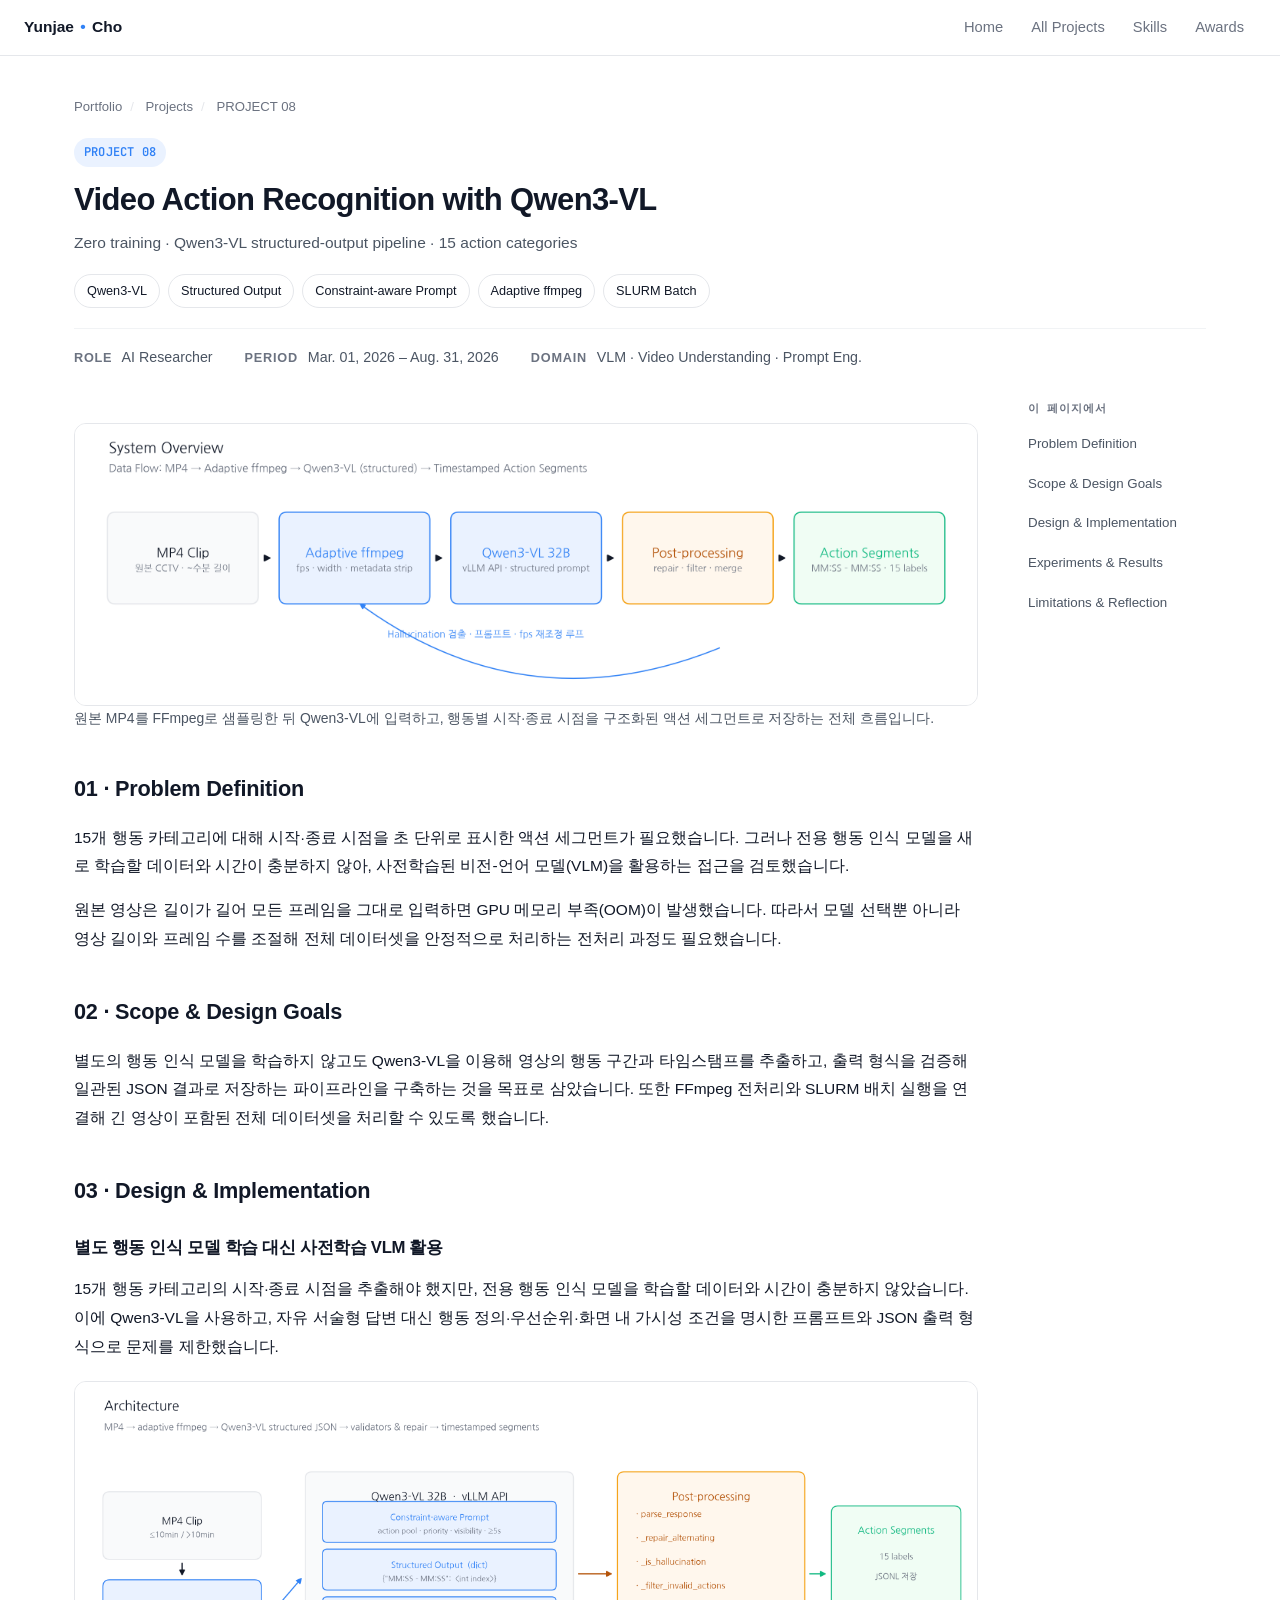
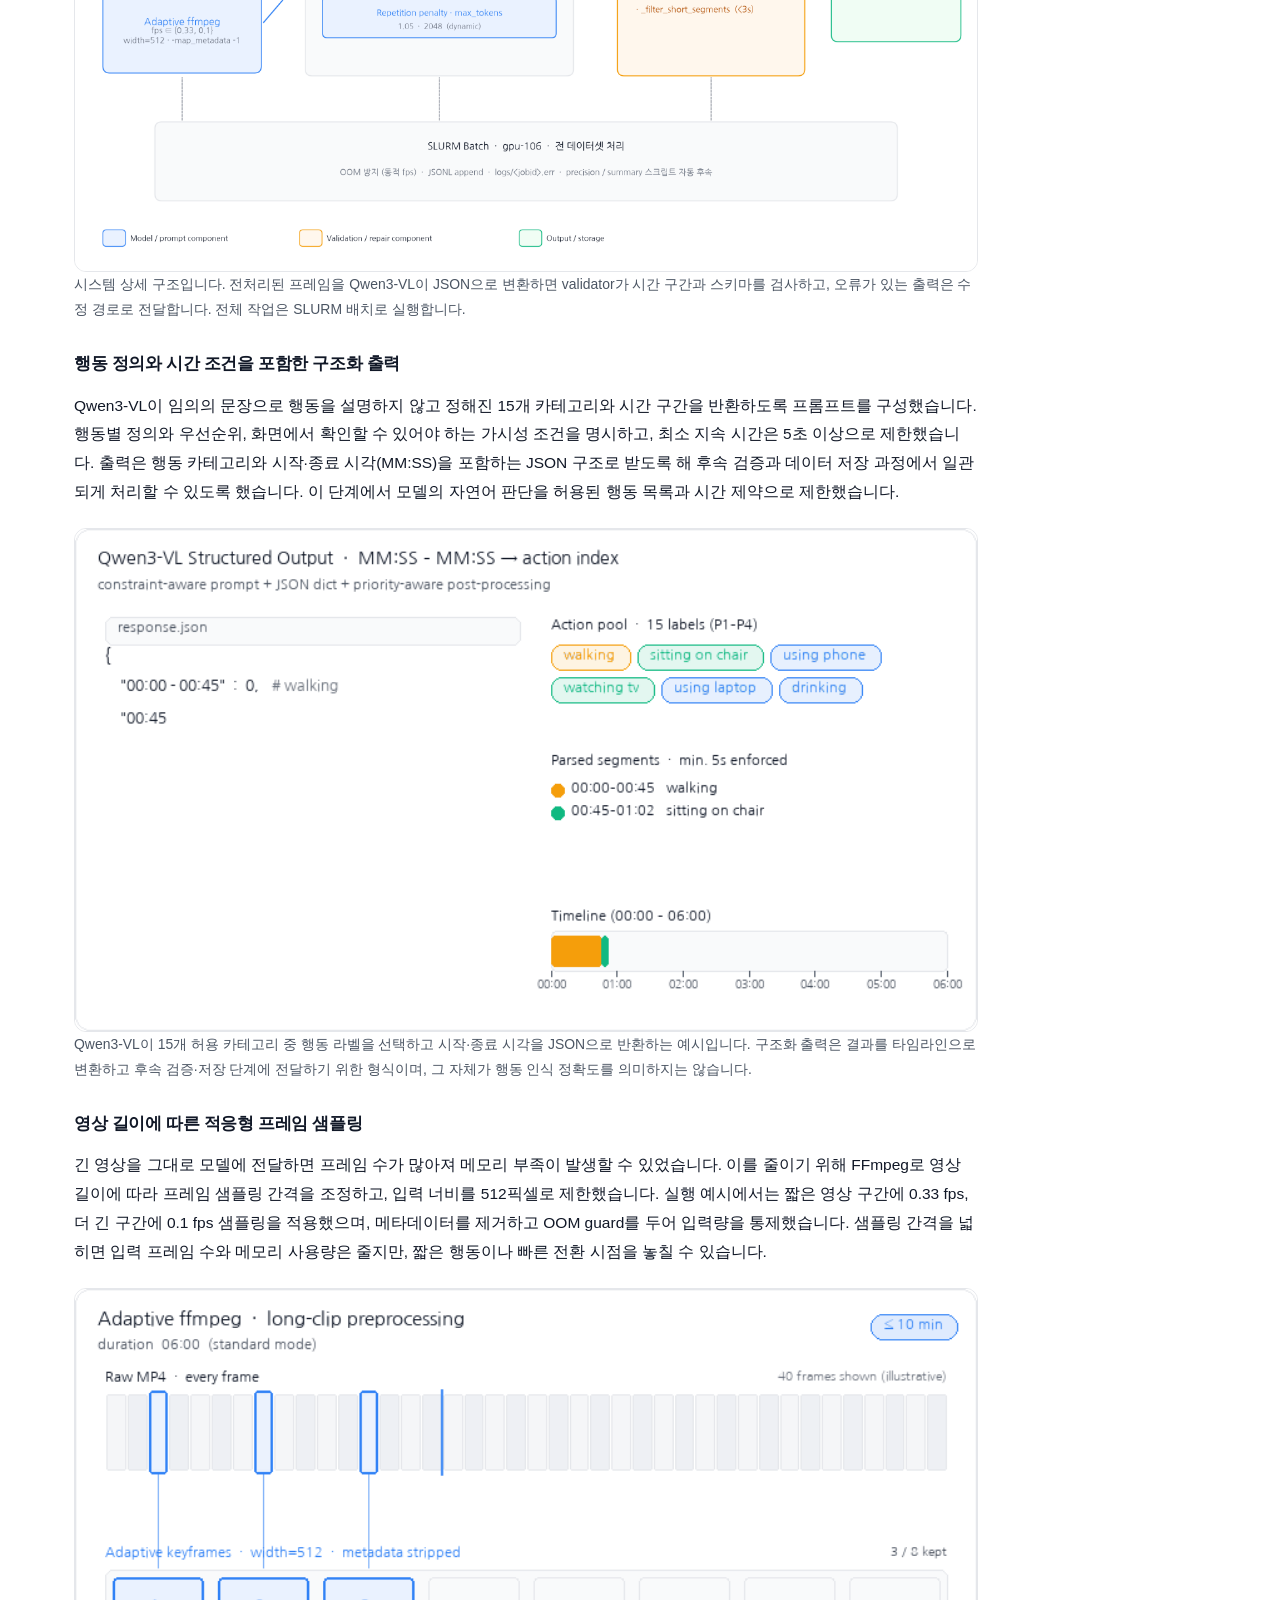
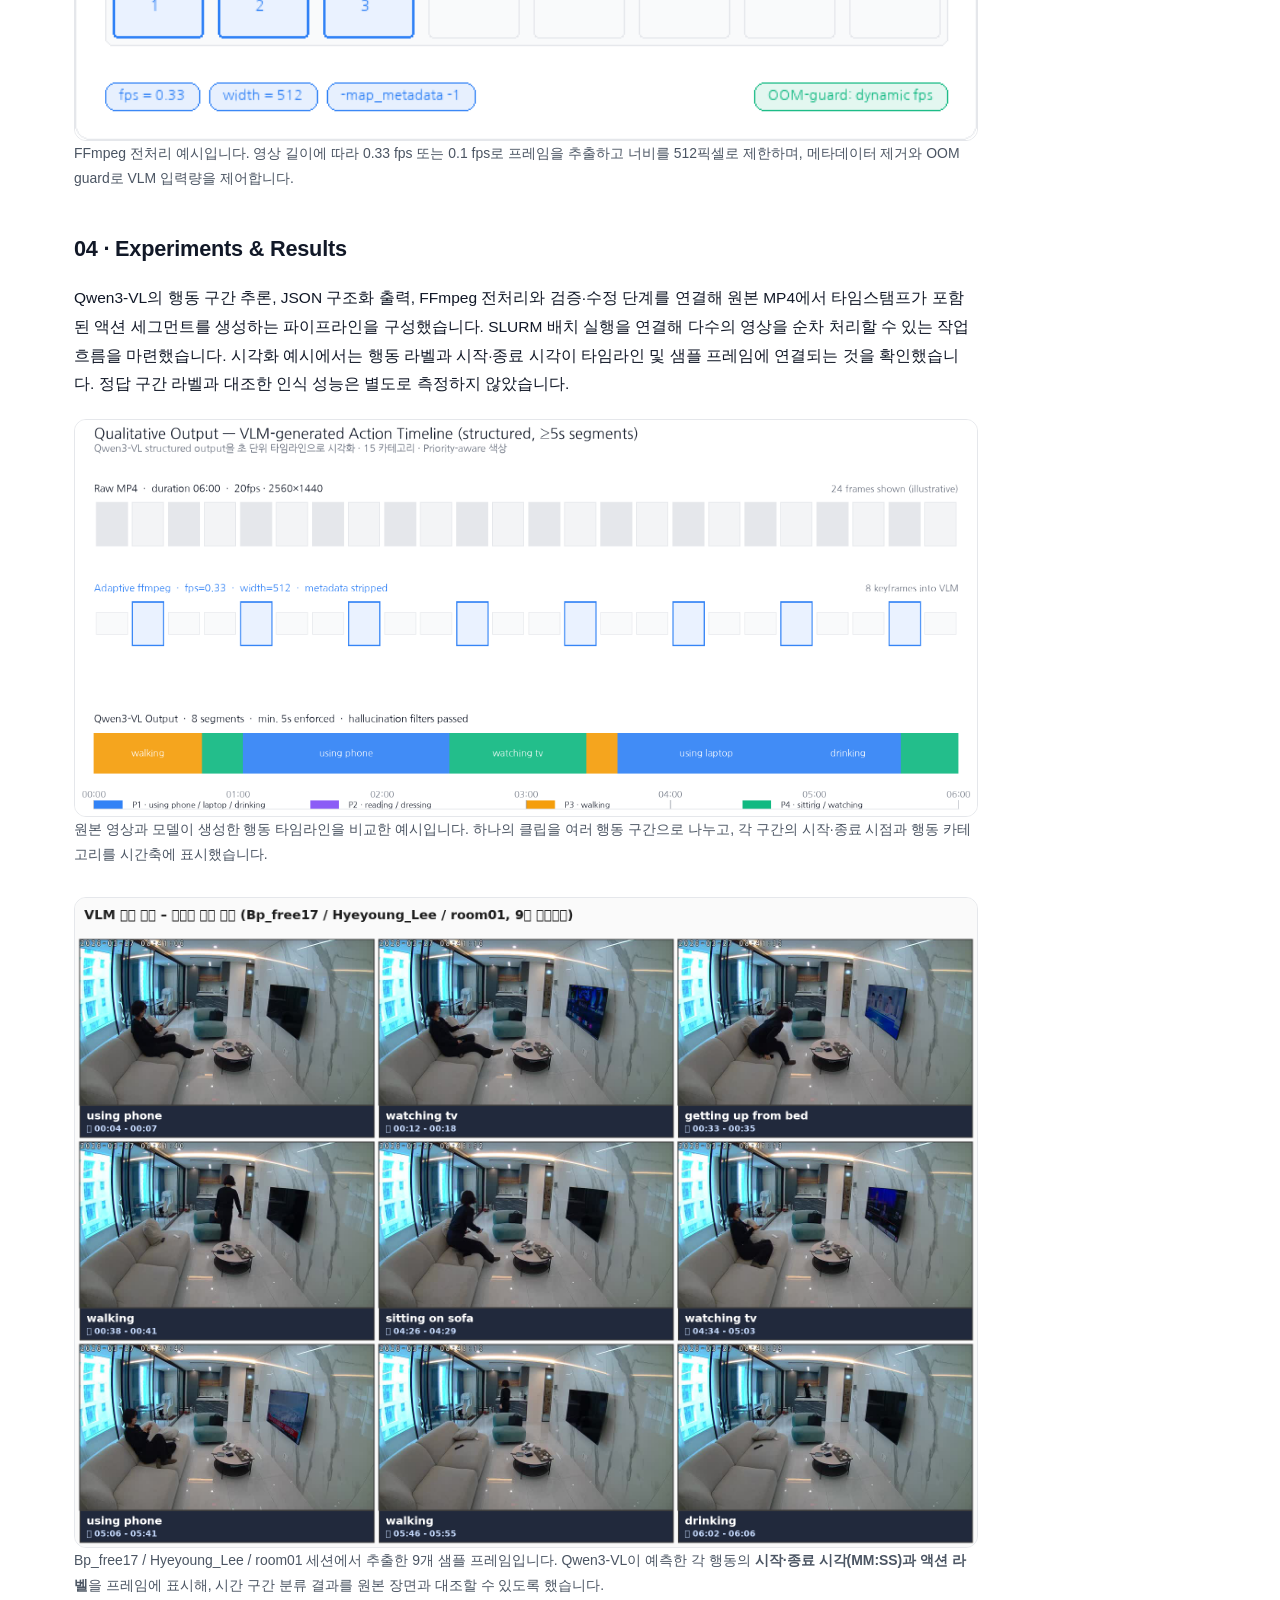
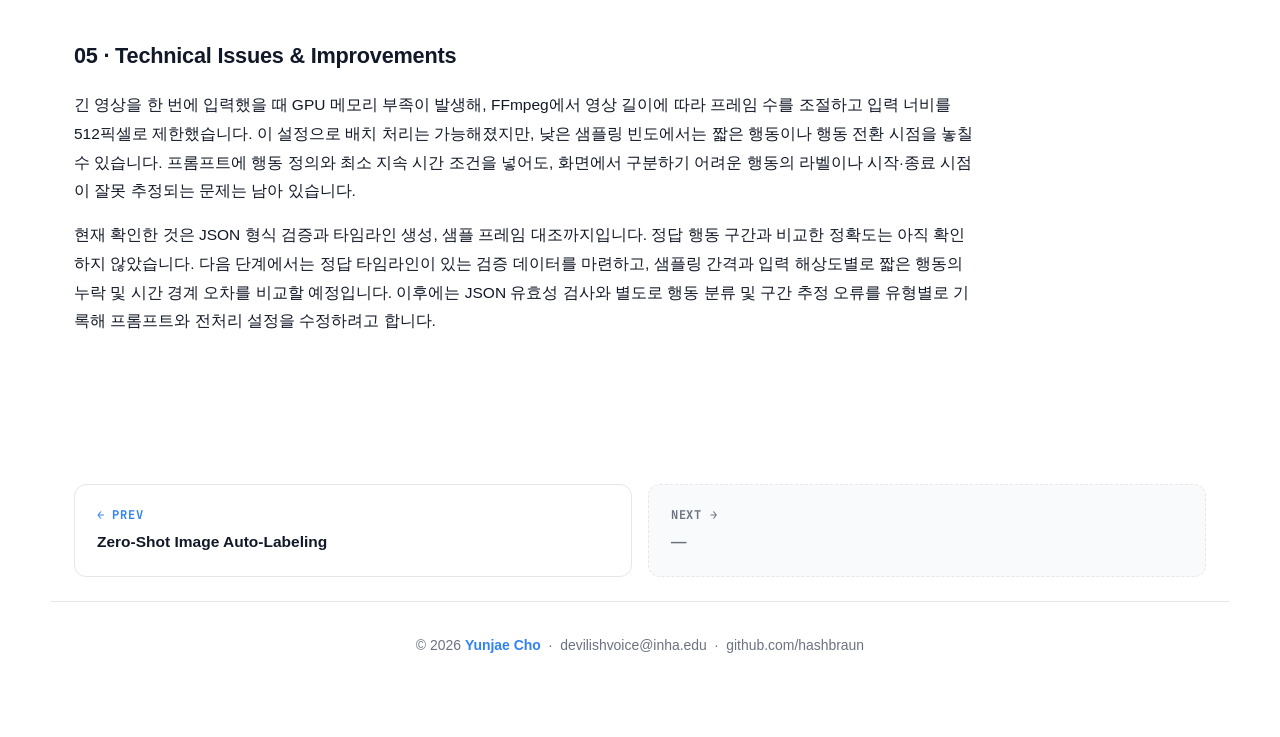
<file: projects/project-08.html>
<!DOCTYPE html>
<html lang="ko">
<head>
<meta charset="UTF-8" />
<meta name="viewport" content="width=device-width, initial-scale=1.0" />
<title>PROJECT 08 · Video Action Recognition with Qwen3-VL — Yunjae Cho</title>
<link rel="preconnect" href="https://fonts.googleapis.com">
<link rel="preconnect" href="https://fonts.gstatic.com" crossorigin>
<link href="https://fonts.googleapis.com/css2?family=Inter:wght@300;400;500;600;700;800&family=JetBrains+Mono:wght@400;500;600;700&display=swap" rel="stylesheet">
<link rel="stylesheet" href="../styles.css">
</head>
<body>

<nav class="top">
  <div class="brand"><a href="../portfolio.html">Yunjae <span class="dot">•</span> Cho</a></div>
  <ul>
    <li><a href="../portfolio.html">Home</a></li>
    <li><a href="../portfolio.html#projects">All Projects</a></li>
    <li><a href="../portfolio.html#skills">Skills</a></li>
    <li><a href="../portfolio.html#awards">Awards</a></li>
  </ul>
</nav>

<div class="detail-header">
  <div class="breadcrumb">
    <a href="../portfolio.html">Portfolio</a><span class="sep">/</span>
    <a href="../portfolio.html#projects">Projects</a><span class="sep">/</span>
    <span>PROJECT 08</span>
  </div>
  <span class="num-badge">PROJECT 08</span>
  <h1>Video Action Recognition with Qwen3-VL</h1>
  <div class="subtitle">Zero training · Qwen3-VL structured-output pipeline · 15 action categories</div>
  <div class="stack">
    <span class="tech">Qwen3-VL</span>
    <span class="tech">Structured Output</span>
    <span class="tech">Constraint-aware Prompt</span>
    <span class="tech">Adaptive ffmpeg</span>
    <span class="tech">SLURM Batch</span>
  </div>
  <div class="meta-row">
    <div><span class="label">Role</span> AI Researcher</div>
    <div><span class="label">Period</span> Mar. 01, 2026 – Aug. 31, 2026</div>
    <div><span class="label">Domain</span> VLM · Video Understanding · Prompt Eng.</div>
  </div>
</div>

<section>
  <div class="detail-article-layout">
    <aside class="article-sidebar"><div class="article-sidebar-title">이 페이지에서</div><nav class="article-toc" aria-label="본문 목차"><a href="#problem">Problem Definition</a><a href="#scope">Scope &amp; Design Goals</a><a href="#implementation">Design &amp; Implementation</a><a href="#results">Experiments &amp; Results</a><a href="#reflection">Limitations &amp; Reflection</a></nav></aside>
    <main class="article-main">

  <div class="media">
<img src="../assets/p08/overview.png"
         alt="System Overview — MP4 → Adaptive ffmpeg → Qwen3-VL (structured) → Timestamped Action Segments" />
<p class="media-caption">원본 MP4를 FFmpeg로 샘플링한 뒤 Qwen3-VL에 입력하고, 행동별 시작·종료 시점을 구조화된 액션 세그먼트로 저장하는 전체 흐름입니다.</p>
  </div>

  <h2 class="section-title" id="problem">01 · Problem Definition</h2>
  
    <p>15개 행동 카테고리에 대해 시작·종료 시점을 초 단위로 표시한 액션 세그먼트가 필요했습니다. 그러나 전용 행동 인식 모델을 새로 학습할 데이터와 시간이 충분하지 않아, 사전학습된 비전-언어 모델(VLM)을 활용하는 접근을 검토했습니다.</p>
    <p style="margin-top:10px;">원본 영상은 길이가 길어 모든 프레임을 그대로 입력하면 GPU 메모리 부족(OOM)이 발생했습니다. 따라서 모델 선택뿐 아니라 영상 길이와 프레임 수를 조절해 전체 데이터셋을 안정적으로 처리하는 전처리 과정도 필요했습니다.</p>
  

  <h2 class="section-title" id="scope">02 · Scope &amp; Design Goals</h2>
  
    <p>별도의 행동 인식 모델을 학습하지 않고도 Qwen3-VL을 이용해 영상의 행동 구간과 타임스탬프를 추출하고, 출력 형식을 검증해 일관된 JSON 결과로 저장하는 파이프라인을 구축하는 것을 목표로 삼았습니다. 또한 FFmpeg 전처리와 SLURM 배치 실행을 연결해 긴 영상이 포함된 전체 데이터셋을 처리할 수 있도록 했습니다.</p>
  

  <h2 class="section-title" id="implementation">03 · Design &amp; Implementation</h2>
  
    <h3 class="article-subtitle">별도 행동 인식 모델 학습 대신 사전학습 VLM 활용</h3>
    <p>15개 행동 카테고리의 시작·종료 시점을 추출해야 했지만, 전용 행동 인식 모델을 학습할 데이터와 시간이 충분하지 않았습니다. 이에 Qwen3-VL을 사용하고, 자유 서술형 답변 대신 행동 정의·우선순위·화면 내 가시성 조건을 명시한 프롬프트와 JSON 출력 형식으로 문제를 제한했습니다.</p>
<div class="media" style="margin-top:20px;">
<img src="../assets/p08/architecture.png"
           alt="Architecture — MP4 → adaptive ffmpeg → Qwen3-VL structured JSON → validators & repair → timestamped segments · SLURM batch" />
<p class="media-caption">시스템 상세 구조입니다. 전처리된 프레임을 Qwen3-VL이 JSON으로 변환하면 validator가 시간 구간과 스키마를 검사하고, 오류가 있는 출력은 수정 경로로 전달합니다. 전체 작업은 SLURM 배치로 실행합니다.</p>
    </div>
    
  

  
    <h3 class="article-subtitle">행동 정의와 시간 조건을 포함한 구조화 출력</h3>
    <p>Qwen3-VL이 임의의 문장으로 행동을 설명하지 않고 정해진 15개 카테고리와 시간 구간을 반환하도록 프롬프트를 구성했습니다. 행동별 정의와 우선순위, 화면에서 확인할 수 있어야 하는 가시성 조건을 명시하고, 최소 지속 시간은 5초 이상으로 제한했습니다. 출력은 행동 카테고리와 시작·종료 시각(MM:SS)을 포함하는 JSON 구조로 받도록 해 후속 검증과 데이터 저장 과정에서 일관되게 처리할 수 있도록 했습니다. 이 단계에서 모델의 자연어 판단을 허용된 행동 목록과 시간 제약으로 제한했습니다.</p>
<div class="media">
<img src="../assets/p08/demo_struct.gif"
             alt="Structured output — Qwen3-VL JSON dict {MM:SS – MM:SS: action_index} 채워지며 타임라인 완성" />
<p class="media-caption">Qwen3-VL이 15개 허용 카테고리 중 행동 라벨을 선택하고 시작·종료 시각을 JSON으로 반환하는 예시입니다. 구조화 출력은 결과를 타임라인으로 변환하고 후속 검증·저장 단계에 전달하기 위한 형식이며, 그 자체가 행동 인식 정확도를 의미하지는 않습니다.</p>
      </div>
    <h3 class="article-subtitle">영상 길이에 따른 적응형 프레임 샘플링</h3>
    <p>긴 영상을 그대로 모델에 전달하면 프레임 수가 많아져 메모리 부족이 발생할 수 있었습니다. 이를 줄이기 위해 FFmpeg로 영상 길이에 따라 프레임 샘플링 간격을 조정하고, 입력 너비를 512픽셀로 제한했습니다. 실행 예시에서는 짧은 영상 구간에 0.33 fps, 더 긴 구간에 0.1 fps 샘플링을 적용했으며, 메타데이터를 제거하고 OOM guard를 두어 입력량을 통제했습니다. 샘플링 간격을 넓히면 입력 프레임 수와 메모리 사용량은 줄지만, 짧은 행동이나 빠른 전환 시점을 놓칠 수 있습니다.</p>
<div class="media">
<img src="../assets/p08/demo_ffmpeg.gif"
             alt="Adaptive ffmpeg — dense raw frames → 0.33/0.1fps keyframes, width=512, metadata stripped, OOM-guard" />
<p class="media-caption">FFmpeg 전처리 예시입니다. 영상 길이에 따라 0.33 fps 또는 0.1 fps로 프레임을 추출하고 너비를 512픽셀로 제한하며, 메타데이터 제거와 OOM guard로 VLM 입력량을 제어합니다.</p>
      </div>

    

    
      
  

  <h2 class="section-title" id="results">04 · Experiments &amp; Results</h2>
  
    <p style="color:var(--gray-700);">
      Qwen3-VL의 행동 구간 추론, JSON 구조화 출력, FFmpeg 전처리와 검증·수정 단계를 연결해 원본 MP4에서 타임스탬프가 포함된 액션 세그먼트를 생성하는 파이프라인을 구성했습니다. SLURM 배치 실행을 연결해 다수의 영상을 순차 처리할 수 있는 작업 흐름을 마련했습니다. 시각화 예시에서는 행동 라벨과 시작·종료 시각이 타임라인 및 샘플 프레임에 연결되는 것을 확인했습니다. 정답 구간 라벨과 대조한 인식 성능은 별도로 측정하지 않았습니다.
    </p>
    <div class="media" style="margin-top:20px;">
<img src="../assets/p08/perf_timeline.png"
           alt="Qualitative Output — VLM-generated action timeline vs raw MP4 · 8 segments · priority-aware coloring" />
<p class="media-caption">원본 영상과 모델이 생성한 행동 타임라인을 비교한 예시입니다. 하나의 클립을 여러 행동 구간으로 나누고, 각 구간의 시작·종료 시점과 행동 카테고리를 시간축에 표시했습니다.</p>
    </div>

    <div class="media" style="margin-top:16px;">
<img src="../assets/p08/frame_grid.png"
           alt="VLM 실제 예시 — 실제 추론 결과 (Bp_free17 / Hyeyoung_Lee / room01, 9개 프레임) · using phone / watching tv / getting up from bed / walking / sitting on sofa / drinking 등 15개 카테고리에 대한 MM:SS 타임스탬프 라벨" />
<p class="media-caption">Bp_free17 / Hyeyoung_Lee / room01 세션에서 추출한 9개 샘플 프레임입니다. Qwen3-VL이 예측한 각 행동의 <b>시작·종료 시각(MM:SS)과 액션 라벨</b>을 프레임에 표시해, 시간 구간 분류 결과를 원본 장면과 대조할 수 있도록 했습니다.</p>
    </div>
  
  <h2 class="section-title" id="reflection">05 · Technical Issues &amp; Improvements</h2>
    <p>긴 영상을 한 번에 입력했을 때 GPU 메모리 부족이 발생해, FFmpeg에서 영상 길이에 따라 프레임 수를 조절하고 입력 너비를 512픽셀로 제한했습니다. 이 설정으로 배치 처리는 가능해졌지만, 낮은 샘플링 빈도에서는 짧은 행동이나 행동 전환 시점을 놓칠 수 있습니다. 프롬프트에 행동 정의와 최소 지속 시간 조건을 넣어도, 화면에서 구분하기 어려운 행동의 라벨이나 시작·종료 시점이 잘못 추정되는 문제는 남아 있습니다.</p>
    <p style="margin-top:10px;">현재 확인한 것은 JSON 형식 검증과 타임라인 생성, 샘플 프레임 대조까지입니다. 정답 행동 구간과 비교한 정확도는 아직 확인하지 않았습니다. 다음 단계에서는 정답 타임라인이 있는 검증 데이터를 마련하고, 샘플링 간격과 입력 해상도별로 짧은 행동의 누락 및 시간 경계 오차를 비교할 예정입니다. 이후에는 JSON 유효성 검사와 별도로 행동 분류 및 구간 추정 오류를 유형별로 기록해 프롬프트와 전처리 설정을 수정하려고 합니다.</p>
</main>
  </div>
</section>

<div class="pager">
  <a class="prev" href="project-07.html">
    <div class="arrow">← PREV</div>
    <div class="p-title">Zero-Shot Image Auto-Labeling</div>
  </a>
  <a class="disabled" href="#">
    <div class="arrow">NEXT →</div>
    <div class="p-title">—</div>
  </a>
</div>

<footer>
  &copy; 2026 <span class="accent">Yunjae Cho</span> &nbsp;·&nbsp;
  <a href="mailto:devilishvoice@inha.edu">devilishvoice@inha.edu</a> &nbsp;·&nbsp;
  <a href="https://github.com/hashbraun" target="_blank" rel="noopener">github.com/hashbraun</a>
</footer>

</body>
</html>
</file>
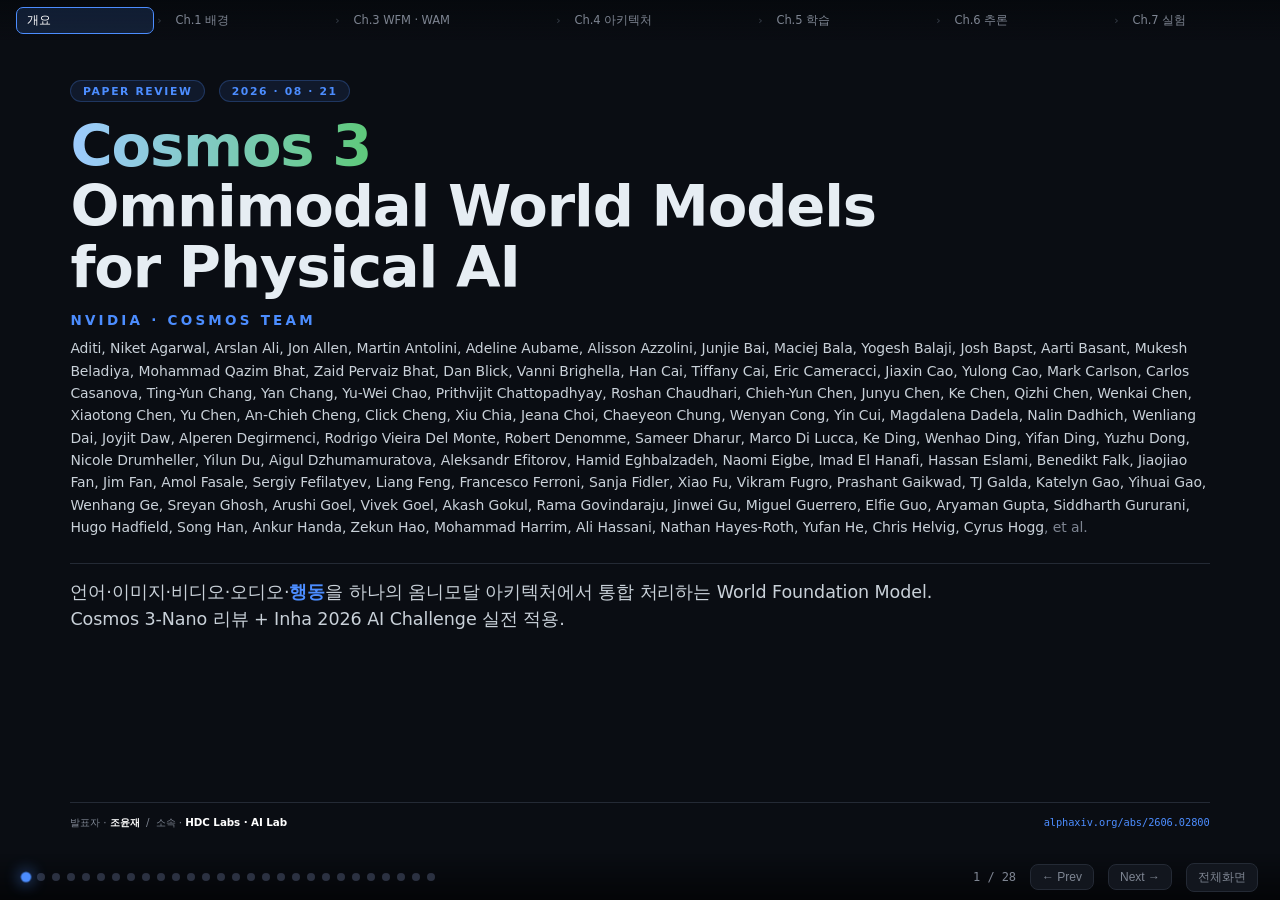
<file: seminar/seminar_cosmos_nano.html>
<!DOCTYPE html>
<html lang="ko">
<head>
<meta charset="utf-8" />
<meta name="viewport" content="width=device-width, initial-scale=1" />
<title>Cosmos 3 · 세미나</title>
<style>
:root{
  /* ── 색 팔레트 (3색만) ── */
  --bg:#0a0d13;
  --panel:#12161e;
  --line:#242a35;
  --txt:#e6edf3;
  --mut:#7e8592;
  --dim:#4a5160;
  --acc:#4c8dff;      /* 파랑 = 강조 (유일) */
  --ok:#5ec97a;       /* 초록 = 성공/개선 */
  --warn:#e8a355;     /* 오렌지 = 경고/제한 */

  /* ── 타이포 시스템 ── */
  --h1:6.4vmin;
  --h2:3.4vmin;
  --h2-mega:5.6vmin;
  --h3:2vmin;
  --body:1.65vmin;
  --small:1.35vmin;
  --tiny:1.15vmin;
  --mono: ui-monospace,SFMono-Regular,Menlo,monospace;

  /* ── 간격 ── */
  --pad:1.8vmin;
  --gap:1.6vmin;
  --radius:12px;
}

*{ box-sizing:border-box; }
html,body{ margin:0; height:100%; background:var(--bg); color:var(--txt);
  font-family:"Pretendard",system-ui,-apple-system,"Noto Sans KR",sans-serif; overflow:hidden;
  font-size:16px; font-weight:400; letter-spacing:-.005em; }

/* ── deck shell ── */
#deck{ position:fixed; inset:0; }
.slide{ position:absolute; inset:0; display:none; flex-direction:column;
  padding:56px 5.5vw 66px; opacity:0; transition:opacity .5s ease; }
.slide.show{ display:flex; opacity:1; }

/* ── kicker / head / src ── */
.kicker{ font-size:var(--tiny); letter-spacing:.32em; color:var(--mut);
  text-transform:uppercase; margin:0 0 1.6vmin; font-weight:500; }
.kicker b{ color:var(--acc); font-weight:600; }
.head{ display:flex; align-items:baseline; gap:1.8vmin; flex-wrap:wrap; margin-bottom:.8vmin; }
h2.title{ font-size:var(--h2); margin:0; font-weight:700; color:#fff; letter-spacing:-.015em; }
h2.title b{ color:var(--acc); font-weight:800; }
.sub{ font-size:var(--small); color:var(--mut); }
.src{ position:absolute; bottom:56px; right:5.5vw; font-size:var(--tiny); color:var(--dim); font-style:italic; }

/* ── nav bar ── */
#bar{ position:fixed; left:0; right:0; bottom:0; height:46px; display:flex;
  align-items:center; gap:14px; padding:0 22px; z-index:30;
  background:linear-gradient(0deg,rgba(0,0,0,.6),transparent); }
#dots{ display:flex; gap:7px; }
#dots i{ width:8px; height:8px; border-radius:50%; background:#2b3141; cursor:pointer; transition:.25s; }
#dots i.on{ background:var(--acc); transform:scale(1.3); box-shadow:0 0 12px var(--acc); }
#bar .sp{ flex:1; }
#bar .ctr{ font-size:12px; color:var(--mut); font-family:var(--mono); }
#bar button{ background:var(--panel); border:1px solid var(--line); color:var(--mut);
  border-radius:8px; padding:5px 11px; font-size:12px; cursor:pointer; }
#bar button:hover{ color:#fff; border-color:var(--acc); }

/* ── chapter rail ── */
#rail{ position:fixed; top:0; left:0; right:0; height:40px; display:flex; align-items:center; gap:3px;
  padding:0 16px; z-index:28; background:linear-gradient(180deg,rgba(6,9,13,.95),rgba(6,9,13,0)); }
#rail .chap{ font-size:11.5px; color:var(--mut); padding:5px 10px; border-radius:7px; cursor:pointer;
  border:1px solid transparent; white-space:nowrap; transition:.2s; font-weight:500; }
#rail .chap:hover{ color:#fff; }
#rail .chap.on{ color:#fff; background:rgba(76,141,255,.15); border-color:var(--acc); }
#rail .chap .tk{ color:var(--acc); margin-left:6px; font-family:var(--mono); font-size:10.5px; }
#rail .ar{ color:#39414c; font-size:11px; }
.credit{ display:none; }

/* ── universal animations ── */
@keyframes rise{ from{ opacity:0; transform:translateY(20px); } to{ opacity:1; transform:none; } }
@keyframes fadein{ from{ opacity:0; } to{ opacity:1; } }
@keyframes grow-w{ from{ width:0; } }
@keyframes grow-h{ from{ transform:scaleY(0); } to{ transform:scaleY(1); } }
@keyframes draw{ to{ stroke-dashoffset:0; } }
@keyframes pulse{ 0%,100%{ opacity:1; } 50%{ opacity:.35; } }
@keyframes glow{ 0%,100%{ box-shadow:0 0 0 rgba(76,141,255,0); } 50%{ box-shadow:0 0 24px rgba(76,141,255,.35); } }
@keyframes ring{ 0%{ r:8; opacity:1; } 100%{ r:42; opacity:0; } }
@keyframes flow{ 0%{ stroke-dashoffset:100; } 100%{ stroke-dashoffset:0; } }
@keyframes float-x{ 0%{ transform:translateX(0); } 50%{ transform:translateX(6px); } 100%{ transform:translateX(0); } }

.slide.show .rise{ animation:rise .6s ease both; }
.slide.show .fade{ animation:fadein .8s ease both; }
.d1{ animation-delay:.05s; } .d2{ animation-delay:.15s; }
.d3{ animation-delay:.28s; } .d4{ animation-delay:.42s; }
.d5{ animation-delay:.56s; } .d6{ animation-delay:.7s; }

/* ── TITLE ── */
#s-title{ justify-content:flex-start; padding-top:80px; }
#s-title h1{ font-size:var(--h1); line-height:1.05; margin:0 0 1.6vmin; font-weight:800; letter-spacing:-.02em; }
#s-title h1 .g{ background:linear-gradient(90deg, #9ecbff, #5ec97a);
  -webkit-background-clip:text; background-clip:text; color:transparent; }
#s-title .org{ font-size:1.5vmin; color:var(--acc); font-weight:700; letter-spacing:.24em; text-transform:uppercase; margin:0 0 1vmin; }
#s-title .authors{ font-size:1.55vmin; color:var(--mut); line-height:1.6; margin:0 0 1.8vmin; max-width:92vw; font-weight:400; }
#s-title .authors b{ color:#c9d1d9; font-weight:500; }
#s-title .lead{ font-size:1.95vmin; color:#c9d1d9; max-width:96vw; line-height:1.55; margin:1vmin 0 0;
  padding-top:1.6vmin; border-top:1px solid var(--line); font-weight:400; }
#s-title .lead b{ color:var(--acc); font-weight:600; }
#s-title .footer{ position:absolute; bottom:70px; left:5.5vw; right:5.5vw; padding-top:1.4vmin;
  border-top:1px solid var(--line); display:flex; justify-content:space-between; flex-wrap:wrap; gap:1.5vmin; font-size:var(--tiny); color:var(--mut); }
#s-title .footer b{ color:#fff; }
#s-title .footer a{ color:var(--acc); font-family:var(--mono); text-decoration:none; }
#s-title .badge{ display:inline-block; padding:.4vmin 1.3vmin; margin-right:.8vmin;
  border-radius:20px; font-size:1.2vmin; letter-spacing:.15em; text-transform:uppercase; font-weight:600;
  background:rgba(76,141,255,.1); border:1px solid rgba(76,141,255,.25); color:var(--acc); }

/* ── BIG (pitch style) ── */
.big{ flex:1; display:flex; flex-direction:column; justify-content:center; }
.big h2.mega{ font-size:var(--h2-mega); line-height:1.15; margin:0 0 2.4vmin; font-weight:800; letter-spacing:-.02em; }
.big h2.mega .g{ color:var(--acc); }
.big h2.mega .strike{ text-decoration:line-through; text-decoration-color:var(--warn);
  text-decoration-thickness:.4vmin; color:var(--mut); }
.big .cap{ font-size:1.9vmin; color:#c9d1d9; max-width:78ch; line-height:1.6; margin:0; font-weight:400; }
.big .cap b{ color:#fff; font-weight:600; }
.big .cap .warn{ color:var(--warn); font-weight:600; }

/* ── card (통일) ── */
.card{ background:var(--panel); border:1px solid var(--line); border-radius:var(--radius);
  padding:var(--pad); display:flex; flex-direction:column; position:relative; overflow:hidden; opacity:0; }
.card .top{ display:flex; align-items:center; gap:.9vmin; margin-bottom:.7vmin; }
.card .ico{ font-size:2.4vmin; opacity:.9; }
.card h3{ font-size:var(--h3); margin:0; font-weight:700; color:#fff; line-height:1.2; letter-spacing:-.01em; }
.card h3 .tk{ font-size:1.05vmin; color:var(--mut); font-weight:500; margin-left:.5vmin; letter-spacing:0; font-family:var(--mono); }
.card .p{ font-size:var(--body); color:#c9d1d9; line-height:1.6; margin:.25vmin 0; font-weight:400; }
.card .p b{ color:#fff; font-weight:600; }
.card .p .acc{ color:var(--acc); font-weight:600; }
.card .p .ok{ color:var(--ok); font-weight:600; }
.card .p .warn{ color:var(--warn); font-weight:600; }
.card .p code{ font-family:var(--mono); color:var(--acc); background:rgba(76,141,255,.1);
  padding:.1vmin .5vmin; border-radius:4px; font-size:.9em; }
.card .foot{ margin-top:auto; padding-top:.9vmin; font-size:var(--tiny); color:var(--mut);
  border-top:1px solid var(--line); font-weight:400; }
.card .foot b{ color:var(--acc); }
.card .big-num{ font-size:5vmin; font-weight:800; color:var(--acc); font-family:var(--mono);
  line-height:1; margin:.4vmin 0 .6vmin; letter-spacing:-.03em; }
.card .big-num.ok{ color:var(--ok); }
.slide.show .card{ animation:rise .55s ease both; }

/* ── grids ── */
.g2{ flex:1; display:grid; grid-template-columns:1fr 1fr; gap:var(--gap); margin-top:var(--gap); min-height:0; }
.g3{ flex:1; display:grid; grid-template-columns:repeat(3,1fr); gap:var(--gap); margin-top:var(--gap); min-height:0; }
.g2w{ flex:1; display:grid; grid-template-columns:1.4fr 1fr; gap:var(--gap); margin-top:var(--gap); min-height:0; }

/* ── callout ── */
.callout{ background:rgba(76,141,255,.06); border-left:3px solid var(--acc); border-radius:8px;
  padding:1.4vmin 1.7vmin; font-size:var(--body); color:#fff; line-height:1.55; margin:.8vmin 0; font-weight:400; }
.callout b{ color:var(--acc); font-weight:700; }
.callout.warn{ background:rgba(232,163,85,.06); border-left-color:var(--warn); }
.callout.warn b{ color:var(--warn); }
.callout.ok{ background:rgba(94,201,122,.06); border-left-color:var(--ok); }
.callout.ok b{ color:var(--ok); }

/* ── stat ── */
.stat{ text-align:center; padding:1.2vmin 1vmin; background:var(--panel); border:1px solid var(--line);
  border-radius:var(--radius); opacity:0; }
.stat .n{ font-size:3.2vmin; font-weight:800; font-family:var(--mono); color:#fff; line-height:1; letter-spacing:-.03em; }
.stat .l{ font-size:var(--tiny); color:var(--mut); margin-top:.5vmin; letter-spacing:.05em; font-weight:500; }
.stat.acc .n{ color:var(--acc); } .stat.ok .n{ color:var(--ok); } .stat.warn .n{ color:var(--warn); }
.slide.show .stat{ animation:rise .55s ease both; }

/* ── steps chain ── */
.steps{ display:flex; align-items:stretch; gap:0; margin:1.2vmin 0; opacity:0; }
.slide.show .steps{ animation:rise .6s ease both; }
.steps .step{ flex:1; background:var(--panel); border:1px solid var(--line); border-radius:10px;
  padding:1vmin 1.1vmin; margin:0 .35vmin; text-align:center; transition:.3s; }
.steps .step.hot{ border-color:var(--acc); box-shadow:0 0 20px rgba(76,141,255,.25); }
.steps .step .st-n{ font-size:1.05vmin; color:var(--mut); letter-spacing:.18em; font-weight:500; }
.steps .step .st-t{ font-size:1.6vmin; font-weight:700; color:#fff; margin:.3vmin 0; }
.steps .step .st-d{ font-size:1.2vmin; color:#c9d1d9; }
.steps .arr{ align-self:center; color:var(--acc); font-size:2.2vmin; font-weight:800; padding:0 .3vmin; opacity:.6; }

/* ── phase 3-col ── */
.phase-grid{ flex:1; display:grid; grid-template-columns:repeat(3,1fr); gap:var(--gap); margin-top:var(--gap); min-height:0; }
.phase{ background:var(--panel); border:1px solid var(--line); border-radius:var(--radius);
  padding:1.6vmin 1.7vmin; display:flex; flex-direction:column; justify-content:space-between; position:relative; overflow:hidden; opacity:0; }
.phase .p-hdr{ font-size:1.3vmin; color:var(--mut); letter-spacing:.2em; text-transform:uppercase; font-weight:600; }
.phase .p-title{ font-size:2.2vmin; font-weight:700; color:#fff; margin:.5vmin 0 .9vmin; letter-spacing:-.01em; }
.phase .p-eq{ font-family:var(--mono); background:rgba(76,141,255,.05); border:1px solid rgba(76,141,255,.2);
  border-radius:8px; padding:1.1vmin; font-size:1.7vmin; text-align:center; color:#c9d1d9; margin:.5vmin 0; }
.phase .p-eq .clean{ color:var(--ok); font-weight:700; }
.phase .p-eq .noisy{ color:var(--warn); font-weight:700; }
.phase .p-desc{ font-size:var(--body); color:#c9d1d9; line-height:1.55; margin:.5vmin 0; font-weight:400; }
.phase .p-desc b{ color:var(--acc); }
.phase .p-ex{ margin-top:auto; padding-top:.8vmin; font-size:1.4vmin; color:var(--mut);
  border-top:1px solid var(--line); font-style:italic; font-weight:400; }
.slide.show .phase{ animation:rise .55s ease both; }

/* ── mini demo animation SVG ── */
.demo-svg{ width:100%; height:14vmin; background:#0a0d13; border:1px solid var(--line);
  border-radius:8px; margin:.5vmin 0; }
@keyframes robot-arm-move{ 0%,20%{ transform:translateX(0); } 60%,100%{ transform:translateX(35px); } }
@keyframes cup-push{ 0%,25%{ transform:translateX(0); opacity:.15; } 65%,100%{ transform:translateX(35px); opacity:.85; } }
@keyframes path-draw-inv{ 0%,15%{ stroke-dashoffset:200; opacity:0; } 55%,100%{ stroke-dashoffset:0; opacity:1; } }
@keyframes arm-policy{
  0%,10%   { transform:translate(0,0); }
  30%,40%  { transform:translate(0,4px); }
  60%,70%  { transform:translate(70px,-24px); }
  90%,100% { transform:translate(0,0); }
}
@keyframes cup-target-appear{
  0%,50%   { opacity:0; }
  70%,90%  { opacity:.85; }
  100%     { opacity:0; }
}
.demo-svg .anim-arm{ transform-box:fill-box; transform-origin:center; animation:robot-arm-move 3s ease-in-out infinite; }
.demo-svg .anim-cup-push{ transform-box:fill-box; transform-origin:center; animation:cup-push 3s ease-in-out infinite; }
.demo-svg .anim-path-inv{ stroke-dasharray:200; animation:path-draw-inv 3s ease-in-out infinite; }
.demo-svg .anim-arm-policy{ transform-box:fill-box; transform-origin:center; animation:arm-policy 4s ease-in-out infinite; }
.demo-svg .anim-cup-target{ animation:cup-target-appear 4s ease-in-out infinite; }

/* ── table ── */
table.data{ width:100%; border-collapse:collapse; font-size:1.4vmin; }
table.data th, table.data td{ padding:.85vmin 1vmin; border-bottom:1px solid var(--line); text-align:left; }
table.data th{ color:var(--mut); font-weight:600; font-size:1.15vmin;
  letter-spacing:.08em; text-transform:uppercase; }
table.data td{ color:#c9d1d9; font-weight:400; }
table.data td.num{ font-family:var(--mono); text-align:right; }
table.data td .ok{ color:var(--ok); font-weight:700; }
table.data td .bad{ color:var(--warn); font-weight:600; }
table.data tr.hi td{ color:#fff; }
table.data tr.hi td.num{ color:var(--ok); font-weight:800; }

/* ── formula ── */
.formula{ background:rgba(76,141,255,.05); border:1px solid rgba(76,141,255,.2); border-radius:var(--radius);
  padding:1.4vmin; font-family:var(--mono); text-align:center; font-size:1.9vmin; color:#c9d1d9; margin:.8vmin 0; font-weight:400; }
.formula .hi{ color:var(--warn); font-weight:800; }
.formula .clean{ color:var(--ok); font-weight:700; }
.formula .noisy{ color:var(--warn); font-weight:700; }

/* ── image hero ── */
.img-hero{ flex:1; display:flex; align-items:center; justify-content:center; padding:.8vmin 0; min-height:0; }
.img-hero img{ max-width:100%; max-height:100%; object-fit:contain; border-radius:10px; background:#fff; padding:1vmin; }

.split{ flex:1; display:grid; grid-template-columns:1.35fr 1fr; gap:1.6vw; margin-top:var(--gap); min-height:0; }
.split .fig-side{ background:var(--panel); border:1px solid var(--line); border-radius:var(--radius); padding:1.2vmin;
  display:flex; flex-direction:column; min-height:0; }
.split .fig-side .cap{ font-size:var(--tiny); color:var(--mut); text-align:center; letter-spacing:.18em;
  text-transform:uppercase; padding-bottom:.5vmin; font-weight:600; }
.split .fig-side img{ width:100%; height:100%; flex:1; min-height:0; object-fit:contain;
  border-radius:8px; background:#fff; padding:.8vmin; }
.split .fig-side .fcap{ font-size:1.2vmin; color:#c9d1d9; text-align:center; padding-top:.5vmin; }
.split .side{ display:flex; flex-direction:column; gap:1vmin; overflow:auto; }

/* ── experiment slides · 통일 레이아웃 ── */
.exp-split{ grid-template-columns:1.5fr 1fr !important; gap:1.6vw !important; }
.exp-slide .head h2.title{ font-size:2.8vmin; }
.exp-slide .head .sub{ font-size:1.5vmin; }
.exp-card{ padding:1.3vmin 1.5vmin !important; }
.exp-card h3{ font-size:1.7vmin !important; }
.exp-card .p{ font-size:1.4vmin !important; line-height:1.55 !important; margin:.25vmin 0 !important; }
.exp-card .top{ margin-bottom:.5vmin !important; }
.exp-card .ico{ font-size:2vmin !important; }
.exp-slide .fig-side img{ padding:1vmin !important; }
.exp-slide .fig-side .cap{ font-size:1.1vmin !important; }
.exp-slide .fig-side .fcap{ font-size:1.15vmin !important; }

/* ── bullets (문제점 리스트) ── */
.bullets{ list-style:none; padding:0; margin:.8vmin 0 0; display:flex; flex-direction:column; gap:.5vmin; opacity:0; }
.bullets li{ font-size:var(--body); color:#c9d1d9; line-height:1.5; padding:.3vmin 0 .3vmin 2vmin; position:relative; }
.bullets li::before{ content:"•"; position:absolute; left:.3vmin; top:.3vmin; color:var(--acc); font-size:1.9vmin; line-height:1; font-weight:800; }
.bullets li b{ color:#fff; font-weight:600; }
.bullets li .warn{ color:var(--warn); font-weight:600; }
.bullets li .acc{ color:var(--acc); font-weight:600; }
.slide.show .bullets{ animation:rise .55s ease both; }

/* ── process list (스크린샷 스타일 · 좌측 [과정] 텍스트) ── */
.process-head{ font-size:1.9vmin; color:var(--acc); font-weight:800; letter-spacing:.1em; margin:0 0 1.1vmin; }
.process-head .br{ color:var(--mut); font-weight:600; }
.process-list{ list-style:none; padding:0; margin:0; display:flex; flex-direction:column; gap:.85vmin; }
.process-list > li{ font-size:1.95vmin; color:#fff; line-height:1.5; padding:.2vmin 0 .2vmin 2.2vmin; position:relative; font-weight:700; }
.process-list > li::before{ content:"●"; position:absolute; left:.2vmin; top:.75vmin; color:var(--acc); font-size:1.15vmin; font-weight:800; }
.process-list ul{ list-style:none; padding:0; margin:.4vmin 0 .4vmin 1.6vmin; display:flex; flex-direction:column; gap:.45vmin; }
.process-list ul li{ font-size:1.7vmin; color:#c9d1d9; line-height:1.5; padding:.1vmin 0 .1vmin 1.6vmin; position:relative; font-weight:400; }
.process-list ul li::before{ content:"○"; position:absolute; left:.15vmin; top:.55vmin; color:var(--mut); font-size:1.05vmin; }
.process-list ul ul{ margin:.2vmin 0 .2vmin 1.2vmin; gap:.3vmin; }
.process-list ul ul li{ font-size:1.5vmin; color:var(--mut); }
.process-list ul ul li::before{ content:"■"; color:var(--acc); font-size:.9vmin; opacity:.6; }
.process-list b{ color:var(--acc); font-weight:700; }
.process-list .warn{ color:var(--warn); font-weight:600; }
.process-list .ok{ color:var(--ok); font-weight:600; }
.process-list code{ font-family:ui-monospace,monospace; color:var(--acc); background:rgba(76,141,255,.08); padding:.05vmin .45vmin; border-radius:3px; font-size:.92em; }

/* ── constraint box (17p 하단) ── */
.constraint-box{ background:var(--panel); border:1px solid var(--line); border-radius:10px; padding:1.1vmin 1.3vmin; }
.constraint-box .cb-head{ font-size:1.25vmin; color:var(--acc); font-weight:800; letter-spacing:.18em; margin:0 0 .5vmin; text-transform:uppercase; }
.constraint-box .cb-item{ font-size:1.45vmin; color:#c9d1d9; line-height:1.5; padding:.15vmin 0; }
.constraint-box .cb-item b{ color:#fff; }

/* ── fig-side tight (여백 최소화) ── */
.fig-tight{ padding:.4vmin !important; }
.fig-tight img{ padding:0 !important; }
.fig-tight .cap{ font-size:1.2vmin; padding:.25vmin 0; }
.fig-tight .fcap{ font-size:1.3vmin; padding:.35vmin 0 .1vmin; }

/* ── takeaway ── */
.tk-list{ flex:1; display:flex; flex-direction:column; gap:1.2vmin; margin-top:1vmin; }
.tk{ background:var(--panel); border:1px solid var(--line); border-radius:var(--radius);
  padding:1.4vmin 1.6vmin 1.4vmin 5vmin; position:relative; opacity:0; }
.tk::before{ content:attr(data-n); position:absolute; left:1.2vmin; top:1.2vmin;
  width:2.8vmin; height:2.8vmin; border-radius:50%;
  background:rgba(76,141,255,.1); border:1px solid var(--acc); color:var(--acc);
  font-weight:800; font-size:1.5vmin; display:flex; align-items:center; justify-content:center; font-family:var(--mono); }
.tk .tt{ font-size:1.75vmin; font-weight:700; color:#fff; margin-bottom:.4vmin; letter-spacing:-.01em; }
.tk .td{ font-size:var(--body); color:#c9d1d9; line-height:1.6; font-weight:400; }
.tk .td b{ color:var(--acc); font-weight:600; }
.tk .td .ok{ color:var(--ok); font-weight:600; }
.tk .td .warn{ color:var(--warn); font-weight:600; }
.slide.show .tk{ animation:rise .55s ease both; }

/* ── SVG common ── */
.svg-container{ width:100%; height:100%; display:block; }
svg text{ font-family:"Pretendard",system-ui,sans-serif; }
svg .lbl{ fill:#c9d1d9; font-size:14px; font-weight:500; }
svg .lbl-sm{ fill:var(--mut); font-size:11px; }
svg .lbl-acc{ fill:var(--acc); font-weight:700; }
svg .lbl-ok{ fill:var(--ok); font-weight:700; }
svg .lbl-warn{ fill:var(--warn); font-weight:700; }
svg .lbl-num{ font-family:var(--mono); font-weight:700; }

/* SVG bar grow */
svg .bar{ transform-box:fill-box; transform-origin:0 50%; }
.slide.show svg .bar{ animation:grow-w 1.1s cubic-bezier(.4,0,.2,1) both; }
.slide.show svg .bar.d2{ animation-delay:.15s; }
.slide.show svg .bar.d3{ animation-delay:.3s; }
.slide.show svg .bar.d4{ animation-delay:.45s; }
.slide.show svg .bar.d5{ animation-delay:.6s; }

/* SVG bar vertical */
svg .vbar{ transform-box:fill-box; transform-origin:50% 100%; }
.slide.show svg .vbar{ animation:grow-h 1s cubic-bezier(.4,0,.2,1) both; }

/* SVG path draw */
svg .drawline{ stroke-dasharray:200; stroke-dashoffset:200; }
.slide.show svg .drawline{ animation:draw 1.2s ease forwards; }

/* pulse ring */
svg .pulse-ring{ animation:ring 1.8s ease-out infinite; }

/* flowing arrows */
svg .flow-arr{ stroke-dasharray:6 4; }
.slide.show svg .flow-arr{ animation:flow 1.4s linear infinite; }

/* token move */
@keyframes token-move{
  0%{ transform:translateX(0); opacity:1; }
  50%{ transform:translateX(120px); opacity:.7; }
  100%{ transform:translateX(0); opacity:1; }
}
svg .token-anim{ transform-box:fill-box; }
.slide.show svg .token-anim{ animation:token-move 3s ease-in-out infinite; }

/* dboxp (pulse) */
@keyframes dpulse{ 0%,100%{ opacity:1; } 50%{ opacity:.4; } }
svg .pulse{ animation:dpulse 1.8s ease-in-out infinite; }
svg .pulse.d2{ animation-delay:.5s; }
svg .pulse.d3{ animation-delay:1s; }

/* accent pill */
.pill{ display:inline-block; padding:.3vmin 1vmin; border-radius:20px;
  font-size:1.2vmin; font-weight:600; background:rgba(76,141,255,.1); color:var(--acc); border:1px solid rgba(76,141,255,.25); font-family:var(--mono); letter-spacing:.02em; }
.pill.ok{ background:rgba(94,201,122,.1); color:var(--ok); border-color:rgba(94,201,122,.25); }
.pill.warn{ background:rgba(232,163,85,.1); color:var(--warn); border-color:rgba(232,163,85,.25); }

/* util */
.acc{ color:var(--acc); } .ok{ color:var(--ok); } .warn{ color:var(--warn); } .mut{ color:var(--mut); }

</style>
</head>
<body>
<div class="credit">HDC Labs · AI Lab · Weekly Paper Review</div>
<div id="rail"></div>
<div id="deck">

<!-- ═══ 1. TITLE ═══ -->
<section class="slide" id="s-title" data-chap="개요">
  <p class="kicker">
    <span class="badge">Paper Review</span>
    <span class="badge">2026 · 08 · 21</span>
  </p>
  <h1><span class="g">Cosmos 3</span><br>Omnimodal World Models<br>for Physical AI</h1>
  <p class="org">NVIDIA · Cosmos Team</p>
  <p class="authors">
    <b>Aditi, Niket Agarwal, Arslan Ali, Jon Allen, Martin Antolini, Adeline Aubame, Alisson Azzolini, Junjie Bai, Maciej Bala, Yogesh Balaji, Josh Bapst, Aarti Basant, Mukesh Beladiya, Mohammad Qazim Bhat, Zaid Pervaiz Bhat, Dan Blick, Vanni Brighella, Han Cai, Tiffany Cai, Eric Cameracci, Jiaxin Cao, Yulong Cao, Mark Carlson, Carlos Casanova, Ting-Yun Chang, Yan Chang, Yu-Wei Chao, Prithvijit Chattopadhyay, Roshan Chaudhari, Chieh-Yun Chen, Junyu Chen, Ke Chen, Qizhi Chen, Wenkai Chen, Xiaotong Chen, Yu Chen, An-Chieh Cheng, Click Cheng, Xiu Chia, Jeana Choi, Chaeyeon Chung, Wenyan Cong, Yin Cui, Magdalena Dadela, Nalin Dadhich, Wenliang Dai, Joyjit Daw, Alperen Degirmenci, Rodrigo Vieira Del Monte, Robert Denomme, Sameer Dharur, Marco Di Lucca, Ke Ding, Wenhao Ding, Yifan Ding, Yuzhu Dong, Nicole Drumheller, Yilun Du, Aigul Dzhumamuratova, Aleksandr Efitorov, Hamid Eghbalzadeh, Naomi Eigbe, Imad El Hanafi, Hassan Eslami, Benedikt Falk, Jiaojiao Fan, Jim Fan, Amol Fasale, Sergiy Fefilatyev, Liang Feng, Francesco Ferroni, Sanja Fidler, Xiao Fu, Vikram Fugro, Prashant Gaikwad, TJ Galda, Katelyn Gao, Yihuai Gao, Wenhang Ge, Sreyan Ghosh, Arushi Goel, Vivek Goel, Akash Gokul, Rama Govindaraju, Jinwei Gu, Miguel Guerrero, Elfie Guo, Aryaman Gupta, Siddharth Gururani, Hugo Hadfield, Song Han, Ankur Handa, Zekun Hao, Mohammad Harrim, Ali Hassani, Nathan Hayes-Roth, Yufan He, Chris Helvig, Cyrus Hogg</b>, et al.
  </p>
  <p class="lead">
    언어·이미지·비디오·오디오·<b>행동</b>을 하나의 옴니모달 아키텍처에서 통합 처리하는 World Foundation Model.<br>
    Cosmos 3-Nano 리뷰 + Inha 2026 AI Challenge 실전 적용.
  </p>
  <div class="footer">
    <div>발표자 · <b>조윤재</b> &nbsp;/&nbsp; 소속 · <b>HDC Labs · AI Lab</b></div>
    <div><a href="https://www.alphaxiv.org/abs/2606.02800">alphaxiv.org/abs/2606.02800</a></div>
  </div>
</section>

<!-- ═══ 2. PROBLEM (기존 패러다임) ═══ -->
<section class="slide" data-chap="Ch.1 배경">
  <p class="kicker"><b>Ch.1 배경</b> · Why WAM?</p>
  <div class="head">
    <h2 class="title">기존 <b>패러다임</b></h2>
    <span class="sub">VLA · task 하나에 반복 demo · 확장하려면 다시 처음부터</span>
  </div>

  <!-- 상단: 5가지 문제점 불렛 리스트 -->
  <ul class="bullets rise d1">
    <li><b>"컵 집기"</b>를 학습시키려면 컵 집는 영상이 <span class="warn">수백~수천 개</span> 필요하다</li>
    <li>같은 팔로 <b>"컵 놓기"</b>는 처음부터 다시 학습 — <span class="warn">skill 하나가 다른 skill로 이어지지 않는다</span></li>
    <li>1,000 가지 task를 하려면 <span class="warn">1,000번 데이터 수집 · 1,000번 fine-tuning</span></li>
    <li><b>VLM</b>(보기) · <b>Video Gen</b>(상상) · <b>VLA</b>(움직이기)가 <span class="warn">따로 학습</span>돼서 서로 대화하지 못한다</li>
    <li>실제 로봇으로 demo를 만드는 것 자체가 <span class="warn">느리고 · 비싸고 · 위험하다</span></li>
  </ul>

  <!-- 하단: 큰 시각화 (VLA 데이터 파이프라인) -->
  <div style="flex:1; display:flex; align-items:center; justify-content:center; min-height:0; margin-top:1.4vmin;">
    <svg class="svg-container" viewBox="0 0 900 300" style="max-height:38vmin;">
      <defs>
        <marker id="ar-p2" markerWidth="9" markerHeight="9" refX="8" refY="4.5" orient="auto">
          <path d="M0,0 L9,4.5 L0,9 z" fill="#7e8592"/>
        </marker>
        <marker id="ar-p2-w" markerWidth="9" markerHeight="9" refX="8" refY="4.5" orient="auto">
          <path d="M0,0 L9,4.5 L0,9 z" fill="#e8a355"/>
        </marker>
      </defs>

      <!-- 좌측: 반복 demo frames -->
      <g class="fade d1">
        <text x="105" y="24" text-anchor="middle" class="lbl-sm" font-size="12" font-weight="600">반복 Demo (수백~수천)</text>
        <!-- frame stack -->
        <rect x="30" y="40" width="150" height="72" rx="6" fill="#12161e" stroke="#4c8dff" opacity=".6"/>
        <rect x="40" y="50" width="150" height="72" rx="6" fill="#12161e" stroke="#4c8dff" opacity=".75"/>
        <rect x="50" y="60" width="150" height="72" rx="6" fill="#12161e" stroke="#4c8dff"/>
        <!-- inside frame: 컵 집는 그림 -->
        <g transform="translate(50,60)">
          <rect x="10" y="10" width="130" height="52" rx="4" fill="#0a0d13"/>
          <!-- table -->
          <rect x="15" y="48" width="120" height="4" fill="#4a5160"/>
          <!-- cup -->
          <rect x="90" y="30" width="14" height="18" rx="2" fill="#5ec97a"/>
          <!-- robot arm -->
          <line x1="30" y1="14" x2="55" y2="26" stroke="#4c8dff" stroke-width="3.5"/>
          <line x1="55" y1="26" x2="82" y2="34" stroke="#4c8dff" stroke-width="3.5"/>
          <circle cx="82" cy="34" r="4" fill="#4c8dff"/>
        </g>
        <text x="105" y="152" text-anchor="middle" class="lbl-sm" font-size="11">"컵 집기" demo × N</text>

        <!-- data annotation -->
        <text x="105" y="185" text-anchor="middle" class="lbl-warn" font-size="13" font-weight="700">Dataset D_task</text>
        <text x="105" y="204" text-anchor="middle" class="lbl-sm" font-size="10">비디오 · action 페어</text>
      </g>

      <!-- Arrow demo → VLA -->
      <g class="fade d2">
        <line x1="220" y1="96" x2="330" y2="130" stroke="#7e8592" stroke-width="1.8" marker-end="url(#ar-p2)"/>
        <text x="275" y="90" text-anchor="middle" class="lbl-sm" font-size="11">학습</text>
      </g>

      <!-- 중앙: VLA 모델 박스 -->
      <g class="fade d3">
        <rect x="340" y="105" width="200" height="90" rx="14" fill="#12161e" stroke="#4c8dff" stroke-width="2.4"/>
        <text x="440" y="140" text-anchor="middle" class="lbl-acc" font-size="22" font-weight="800">VLA</text>
        <text x="440" y="165" text-anchor="middle" class="lbl-sm" font-size="12">Vision-Language-Action</text>
        <text x="440" y="182" text-anchor="middle" class="lbl-sm" font-size="10">policy π(a | v, ℓ)</text>
      </g>

      <!-- Arrow VLA → Robot -->
      <g class="fade d4">
        <line x1="550" y1="150" x2="660" y2="150" stroke="#7e8592" stroke-width="1.8" marker-end="url(#ar-p2)"/>
        <text x="605" y="140" text-anchor="middle" class="lbl-sm" font-size="11">추론</text>
      </g>

      <!-- 우측: 실제 로봇이 하나의 task 수행 -->
      <g class="fade d5">
        <text x="800" y="24" text-anchor="middle" class="lbl-sm" font-size="12" font-weight="600">하나의 Task 실행</text>
        <rect x="680" y="40" width="240" height="180" rx="10" fill="#0a0d13" stroke="#4c8dff" stroke-width="1.5"/>
        <!-- scene: robot arm + table + cup -->
        <rect x="695" y="180" width="210" height="6" fill="#4a5160"/>
        <!-- robot base -->
        <rect x="705" y="90" width="24" height="90" rx="3" fill="#5ec97a" opacity=".7"/>
        <!-- arm segments -->
        <line x1="717" y1="95" x2="780" y2="120" stroke="#5ec97a" stroke-width="7" stroke-linecap="round"/>
        <line x1="780" y1="120" x2="840" y2="150" stroke="#5ec97a" stroke-width="7" stroke-linecap="round"/>
        <!-- gripper -->
        <circle cx="840" cy="150" r="7" fill="#5ec97a"/>
        <line x1="836" y1="155" x2="836" y2="168" stroke="#5ec97a" stroke-width="2.5"/>
        <line x1="844" y1="155" x2="844" y2="168" stroke="#5ec97a" stroke-width="2.5"/>
        <!-- cup being grasped -->
        <rect x="833" y="160" width="14" height="18" rx="2" fill="#e8a355"/>

        <text x="800" y="212" text-anchor="middle" class="lbl-ok" font-size="12" font-weight="700">"컵 집기" 성공</text>
      </g>

      <!-- Bottom annotation -->
      <g class="fade d5">
        <rect x="30" y="250" width="840" height="40" rx="8" fill="rgba(232,163,85,.06)" stroke="#e8a355" stroke-width="1.4"/>
        <text x="450" y="275" text-anchor="middle" fill="#fff" font-size="15" font-weight="700">
          다른 task · 다른 로봇 · 다른 환경 → <tspan fill="#e8a355" font-weight="800">demo부터 다시 수집 필요</tspan>
        </text>
      </g>
    </svg>
  </div>

  <div class="src">Notion §소개 · Cosmos 3 §1 · WAM 등장 배경</div>
</section>

<!-- ═══ 3. SOLUTION (애니메이션 flow diagram) ═══ -->
<section class="slide" data-chap="Ch.1 배경">
  <p class="kicker"><b>Ch.1 배경</b> · The Solution</p>
  <div class="head">
    <h2 class="title">해답 — 세 모듈을 <b>하나</b>로</h2>
    <span class="sub">2p의 문제점 → 세 모듈이 <b>따로 학습돼 서로 대화하지 못함</b></span>
  </div>

  <!-- 상단: 왜 세 모듈이 필요한가 -->
  <ul class="bullets rise d1" style="margin-top:.4vmin;">
    <li><b>VLM(보기)</b>만으로는 장면을 이해해도 <span class="warn">어떤 행동을 할지 모른다</span></li>
    <li><b>Video Gen(상상)</b>만으로는 미래를 예측해도 <span class="warn">실제 행동으로 이어지지 않는다</span></li>
    <li><b>VLA(움직이기)</b>만으로는 새 상황·새 로봇에 <span class="warn">일반화하지 못한다</span> (2p ①~③)</li>
  </ul>

  <div style="flex:1; display:flex; align-items:center; justify-content:center; min-height:0; margin-top:.8vmin;">
    <svg class="svg-container" viewBox="0 0 900 340" style="max-height:44vmin;">
      <defs>
        <marker id="arr-acc" markerWidth="8" markerHeight="8" refX="7" refY="4" orient="auto">
          <path d="M0,0 L8,4 L0,8 z" fill="#4c8dff"/>
        </marker>
      </defs>
      <!-- 3 boxes -->
      <g class="rise d1">
        <rect x="40" y="40" width="200" height="110" rx="12" fill="#12161e" stroke="#242a35" stroke-width="1.5"/>
        <text x="140" y="80" text-anchor="middle" class="lbl" font-size="18" font-weight="700">VLM</text>
        <text x="140" y="108" text-anchor="middle" class="lbl-sm">인식과 추론</text>
        <text x="140" y="128" text-anchor="middle" class="lbl-sm">Vision-Language</text>
      </g>
      <g class="rise d2">
        <rect x="350" y="40" width="200" height="110" rx="12" fill="#12161e" stroke="#242a35" stroke-width="1.5"/>
        <text x="450" y="80" text-anchor="middle" class="lbl" font-size="18" font-weight="700">Video Gen</text>
        <text x="450" y="108" text-anchor="middle" class="lbl-sm">환경 시뮬레이션</text>
        <text x="450" y="128" text-anchor="middle" class="lbl-sm">Video Generation</text>
      </g>
      <g class="rise d3">
        <rect x="660" y="40" width="200" height="110" rx="12" fill="#12161e" stroke="#242a35" stroke-width="1.5"/>
        <text x="760" y="80" text-anchor="middle" class="lbl" font-size="18" font-weight="700">VLA</text>
        <text x="760" y="108" text-anchor="middle" class="lbl-sm">행동 실행</text>
        <text x="760" y="128" text-anchor="middle" class="lbl-sm">Vision-Language-Action</text>
      </g>
      <!-- Merge lines -->
      <g class="fade d4">
        <path class="flow-arr" d="M 140,150 Q 140,220 450,240" fill="none" stroke="#4c8dff" stroke-width="1.8" marker-end="url(#arr-acc)"/>
        <path class="flow-arr" d="M 450,150 L 450,240" fill="none" stroke="#4c8dff" stroke-width="1.8" marker-end="url(#arr-acc)"/>
        <path class="flow-arr" d="M 760,150 Q 760,220 450,240" fill="none" stroke="#4c8dff" stroke-width="1.8" marker-end="url(#arr-acc)"/>
      </g>
      <!-- unified box -->
      <g class="rise d5">
        <rect x="230" y="245" width="440" height="72" rx="14" fill="rgba(76,141,255,.08)" stroke="#4c8dff" stroke-width="2.4"/>
        <text x="450" y="277" text-anchor="middle" class="lbl-acc" font-size="19" font-weight="800">Cosmos 3</text>
        <text x="450" y="300" text-anchor="middle" class="lbl-sm">Omnimodal World Action Model</text>
      </g>
    </svg>
  </div>
  <div class="src">Notion §소개 · WAM 등장</div>
</section>

<!-- ═══ 4. WFM → WAM 통합 ═══ -->
<section class="slide" data-chap="Ch.3 WFM · WAM">
  <p class="kicker"><b>Ch.3 WFM · WAM</b> · 정의와 궤적</p>
  <div class="head">
    <h2 class="title">World Foundation Model → <b>World Action Model</b></h2>
    <span class="sub">주변 환경의 변화를 예측하는 모델이 <b>action</b>과 만나면 WAM</span>
  </div>

  <!-- 개념 불렛 -->
  <ul class="bullets rise d1" style="margin-top:.4vmin;">
    <li><b>월드</b> = <span class="acc">주변 환경</span> (로봇이 상호작용하는 물리 공간)</li>
    <li><b>WFM</b> = 현재 장면을 바탕으로 <span class="acc">앞으로 세계가 어떻게 변할지</span>를 예측하는 모델</li>
    <li>여기에 <span class="warn">"다음 행동의 결과"</span>까지 예측하면 &mdash; <b>WAM (World Action Model)</b></li>
    <li>영상과 행동을 <span class="acc">함께 예측</span> · action <b>a<sub>t</sub></b> 가 <b>v<sub>t−1</sub> → v<sub>t</sub></b> 로의 변화를 만듦</li>
  </ul>

  <!-- 통합 시각화: WFM 예측 흐름 + WAM 궤적 -->
  <div style="flex:1; display:flex; align-items:center; justify-content:center; min-height:0; margin-top:.6vmin;">
    <svg class="svg-container" viewBox="0 0 900 420" style="max-height:44vmin;">
      <defs>
        <marker id="ar-w4b" markerWidth="9" markerHeight="9" refX="8" refY="4.5" orient="auto">
          <path d="M0,0 L9,4.5 L0,9 z" fill="#4c8dff"/>
        </marker>
        <marker id="ar-w4w" markerWidth="9" markerHeight="9" refX="8" refY="4.5" orient="auto">
          <path d="M0,0 L9,4.5 L0,9 z" fill="#e8a355"/>
        </marker>
      </defs>

      <!-- ── 상단: WFM 예측 흐름 (현재 장면 → WFM → 미래 예측) ── -->
      <g class="fade d1">
        <text x="90" y="20" text-anchor="middle" class="lbl-sm" font-size="11" font-weight="600">현재 · 주변 환경</text>
        <rect x="30" y="30" width="120" height="80" rx="8" fill="#0a0d13" stroke="#4c8dff" stroke-width="1.6"/>
        <rect x="35" y="90" width="110" height="4" fill="#4a5160"/>
        <rect x="115" y="73" width="12" height="17" rx="2" fill="#5ec97a"/>
        <line x1="45" y1="45" x2="70" y2="57" stroke="#5ec97a" stroke-width="3" stroke-linecap="round"/>
        <line x1="70" y1="57" x2="98" y2="73" stroke="#5ec97a" stroke-width="3" stroke-linecap="round"/>
        <text x="90" y="130" text-anchor="middle" class="lbl-acc" font-family="ui-monospace,monospace" font-size="13">v<tspan font-size="10">t</tspan></text>
      </g>
      <line x1="160" y1="70" x2="220" y2="70" stroke="#4c8dff" stroke-width="1.8" marker-end="url(#ar-w4b)"/>

      <g class="fade d2">
        <rect x="230" y="30" width="200" height="115" rx="12" fill="#12161e" stroke="#4c8dff" stroke-width="2.2"/>
        <text x="330" y="68" text-anchor="middle" class="lbl-acc" font-size="17" font-weight="800">WFM</text>
        <text x="330" y="88" text-anchor="middle" class="lbl-sm" font-size="11">World Foundation Model</text>
        <text x="330" y="112" text-anchor="middle" class="lbl-sm" font-size="10">세계 동역학 · action prior</text>
        <text x="330" y="130" text-anchor="middle" class="lbl-sm" font-size="10">p(v<tspan font-size="8">t+1:t+H</tspan>, a<tspan font-size="8">t:t+H</tspan> | v<tspan font-size="8">t</tspan>, ℓ)</text>
      </g>
      <line x1="440" y1="70" x2="500" y2="70" stroke="#4c8dff" stroke-width="1.8" marker-end="url(#ar-w4b)"/>

      <!-- 우측: 미래 예측 3 프레임 -->
      <g class="fade d3">
        <text x="700" y="20" text-anchor="middle" class="lbl-sm" font-size="11" font-weight="600">앞으로의 세계 · 예측</text>
        <g>
          <rect x="510" y="30" width="88" height="60" rx="6" fill="#0a0d13" stroke="#5ec97a" stroke-width="1.4" opacity=".8"/>
          <rect x="515" y="78" width="78" height="3" fill="#4a5160"/>
          <rect x="575" y="66" width="9" height="12" rx="1.5" fill="#5ec97a"/>
          <line x1="522" y1="40" x2="550" y2="50" stroke="#5ec97a" stroke-width="2.2" stroke-linecap="round"/>
          <line x1="550" y1="50" x2="570" y2="64" stroke="#5ec97a" stroke-width="2.2" stroke-linecap="round"/>
          <text x="554" y="106" text-anchor="middle" class="lbl-ok" font-family="ui-monospace,monospace" font-size="11">v<tspan font-size="9">t+1</tspan></text>
        </g>
        <g>
          <rect x="610" y="30" width="88" height="60" rx="6" fill="#0a0d13" stroke="#5ec97a" stroke-width="1.4" opacity=".8"/>
          <rect x="615" y="78" width="78" height="3" fill="#4a5160"/>
          <rect x="668" y="55" width="9" height="12" rx="1.5" fill="#5ec97a"/>
          <line x1="622" y1="40" x2="648" y2="48" stroke="#5ec97a" stroke-width="2.2" stroke-linecap="round"/>
          <line x1="648" y1="48" x2="670" y2="56" stroke="#5ec97a" stroke-width="2.2" stroke-linecap="round"/>
          <text x="654" y="106" text-anchor="middle" class="lbl-ok" font-family="ui-monospace,monospace" font-size="11">v<tspan font-size="9">t+2</tspan></text>
        </g>
        <g>
          <rect x="710" y="30" width="88" height="60" rx="6" fill="#0a0d13" stroke="#5ec97a" stroke-width="1.4" opacity=".8"/>
          <rect x="715" y="78" width="78" height="3" fill="#4a5160"/>
          <rect x="753" y="46" width="9" height="12" rx="1.5" fill="#5ec97a"/>
          <line x1="722" y1="40" x2="742" y2="45" stroke="#5ec97a" stroke-width="2.2" stroke-linecap="round"/>
          <line x1="742" y1="45" x2="760" y2="50" stroke="#5ec97a" stroke-width="2.2" stroke-linecap="round"/>
          <text x="754" y="106" text-anchor="middle" class="lbl-ok" font-family="ui-monospace,monospace" font-size="11">v<tspan font-size="9">t+H</tspan></text>
        </g>
        <text x="820" y="65" class="lbl" font-size="18" fill="#7e8592">⋯</text>
        <text x="700" y="140" text-anchor="middle" class="lbl-warn" font-family="ui-monospace,monospace" font-size="11">+ a<tspan font-size="9">t:t+H</tspan> (행동 시퀀스)</text>
      </g>

      <!-- 구분선 -->
      <line x1="30" y1="180" x2="870" y2="180" stroke="#242a35" stroke-width="1" stroke-dasharray="3 3"/>
      <text x="450" y="200" text-anchor="middle" class="lbl-sm" font-size="11">↓ 이 예측을 시간 축으로 펼치면 WAM 궤적</text>

      <!-- ── 하단: WAM 궤적 ── -->
      <g class="fade d4">
        <circle cx="130" cy="290" r="30" fill="#12161e" stroke="#4c8dff" stroke-width="2"/>
        <text x="130" y="296" text-anchor="middle" class="lbl-acc" font-family="ui-monospace,monospace" font-size="15" font-weight="700">v₀</text>
        <text x="130" y="340" text-anchor="middle" class="lbl-sm" font-size="10">현재</text>
      </g>
      <g class="fade d4">
        <circle cx="300" cy="290" r="30" fill="#12161e" stroke="#5ec97a" stroke-width="2"/>
        <text x="300" y="296" text-anchor="middle" class="lbl-ok" font-family="ui-monospace,monospace" font-size="15" font-weight="700">v₁</text>
      </g>
      <g class="fade d5">
        <circle cx="470" cy="290" r="30" fill="#12161e" stroke="#5ec97a" stroke-width="2"/>
        <text x="470" y="296" text-anchor="middle" class="lbl-ok" font-family="ui-monospace,monospace" font-size="15" font-weight="700">v₂</text>
      </g>
      <g class="fade d5">
        <circle cx="640" cy="290" r="30" fill="#12161e" stroke="#5ec97a" stroke-width="2"/>
        <text x="640" y="296" text-anchor="middle" class="lbl-ok" font-family="ui-monospace,monospace" font-size="15" font-weight="700">v₃</text>
      </g>
      <text x="790" y="296" class="lbl" font-size="20" font-weight="800" fill="#7e8592">⋯</text>

      <g>
        <line class="flow-arr" x1="164" y1="290" x2="264" y2="290" stroke="#e8a355" stroke-width="2.4" marker-end="url(#ar-w4w)"/>
        <text x="214" y="275" text-anchor="middle" class="lbl-warn" font-family="ui-monospace,monospace" font-size="13">a₁</text>
      </g>
      <g>
        <line class="flow-arr" x1="334" y1="290" x2="434" y2="290" stroke="#e8a355" stroke-width="2.4" marker-end="url(#ar-w4w)"/>
        <text x="384" y="275" text-anchor="middle" class="lbl-warn" font-family="ui-monospace,monospace" font-size="13">a₂</text>
      </g>
      <g>
        <line class="flow-arr" x1="504" y1="290" x2="604" y2="290" stroke="#e8a355" stroke-width="2.4" marker-end="url(#ar-w4w)"/>
        <text x="554" y="275" text-anchor="middle" class="lbl-warn" font-family="ui-monospace,monospace" font-size="13">a₃</text>
      </g>
      <g>
        <line class="flow-arr" x1="674" y1="290" x2="775" y2="290" stroke="#e8a355" stroke-width="2.4" marker-end="url(#ar-w4w)"/>
      </g>

      <!-- Legend -->
      <g>
        <circle cx="130" cy="380" r="6" fill="#12161e" stroke="#4c8dff" stroke-width="1.5"/>
        <text x="143" y="384" class="lbl-sm" font-size="11">영상 토큰 v<tspan font-family="ui-monospace,monospace" font-size="9">ₜ</tspan> (주변 환경)</text>
        <line x1="440" y1="380" x2="470" y2="380" stroke="#e8a355" stroke-width="2.2"/>
        <text x="480" y="384" class="lbl-sm" font-size="11" fill="#e8a355">행동 토큰 a<tspan font-family="ui-monospace,monospace" font-size="9">ₜ</tspan> · 상태 전이</text>
      </g>
    </svg>
  </div>

  <!-- 브릿지 -->
  <div class="callout rise" style="margin-top:.6vmin; text-align:center; animation-delay:.6s;">
    이 궤적을 다루는 3가지 방식 → <b>Forward Dynamics · Inverse Dynamics · Policy</b>
  </div>

  <div class="src">Notion §WFM · WAM 컨셉</div>
</section>

<!-- ═══ 7. WAM 3 모드 ═══ -->
<section class="slide" data-chap="Ch.3 WFM · WAM">
  <p class="kicker"><b>Ch.3 WFM · WAM</b> · Three Modes</p>
  <div class="head">
    <h2 class="title">세 가지 <b>WAM 모드</b></h2>
    <span class="sub"><span class="ok">clean</span> = 조건 · <span class="warn">noisy (˜)</span> = 예측 대상 · 같은 네트워크 · 같은 loss</span>
  </div>

  <div class="phase-grid" style="margin-top:.6vmin;">

    <!-- ─────── Forward Dynamics ─────── -->
    <div class="phase d1">
      <div class="p-hdr">① Forward Dynamics</div>
      <div class="p-title">행동 → 미래 영상</div>
      <div class="p-desc" style="font-style:italic;">"이 행동을 하면 <b>세계가 어떻게 변하는가</b>?"</div>

      <!-- unified MoT · L+I+V+A → V (확대) -->
      <svg viewBox="0 0 300 170" style="width:100%; height:22vmin; margin:.4vmin 0;">
        <defs>
          <marker id="mk-fd" markerWidth="7" markerHeight="7" refX="6" refY="3.5" orient="auto">
            <path d="M0,0 L7,3.5 L0,7 z" fill="#4c8dff"/>
          </marker>
          <marker id="mk-fd-d" markerWidth="7" markerHeight="7" refX="6" refY="3.5" orient="auto">
            <path d="M0,0 L7,3.5 L0,7 z" fill="#2b3141"/>
          </marker>
        </defs>
        <g font-size="10.5" font-family="system-ui" font-weight="600">
          <rect x="2"  y="6"  width="52" height="20" rx="4" fill="rgba(196,167,255,.28)" stroke="#c4a7ff"/>
          <text x="28" y="20" text-anchor="middle" fill="#fff">Language</text>
          <line x1="55" y1="17" x2="92" y2="46" stroke="#4c8dff" stroke-width="1.2" marker-end="url(#mk-fd)"/>
          <rect x="2"  y="34" width="52" height="20" rx="4" fill="rgba(232,163,85,.28)" stroke="#e8a355"/>
          <text x="28" y="48" text-anchor="middle" fill="#fff">Image</text>
          <line x1="55" y1="45" x2="92" y2="60" stroke="#4c8dff" stroke-width="1.2" marker-end="url(#mk-fd)"/>
          <rect x="2"  y="62" width="52" height="20" rx="4" fill="rgba(255,235,190,.28)" stroke="#f0d68a"/>
          <text x="28" y="76" text-anchor="middle" fill="#fff">Video</text>
          <line x1="55" y1="72" x2="92" y2="75" stroke="#4c8dff" stroke-width="1.2" marker-end="url(#mk-fd)"/>
          <rect x="2"  y="90" width="52" height="20" rx="4" fill="#1a1f28" stroke="#2b3141"/>
          <text x="28" y="104" text-anchor="middle" fill="#4a5160">Audio</text>
          <line x1="55" y1="100" x2="92" y2="90" stroke="#2b3141" stroke-width="1.2" marker-end="url(#mk-fd-d)"/>
          <rect x="2"  y="118" width="52" height="20" rx="4" fill="rgba(94,201,122,.35)" stroke="#5ec97a" stroke-width="1.4"/>
          <text x="28" y="132" text-anchor="middle" fill="#fff">Action</text>
          <line x1="55" y1="128" x2="92" y2="106" stroke="#4c8dff" stroke-width="1.2" marker-end="url(#mk-fd)"/>
        </g>
        <rect x="94" y="14" width="112" height="140" rx="9" fill="rgba(94,201,122,.07)" stroke="#5ec97a" stroke-width="1.6"/>
        <text x="150" y="30" text-anchor="middle" font-size="10" fill="#5ec97a" font-weight="700">Cosmos 3</text>
        <rect x="102" y="44" width="42" height="100" rx="5" fill="rgba(94,201,122,.12)" stroke="#5ec97a" opacity=".75"/>
        <text x="123" y="152" text-anchor="middle" font-size="8" fill="#5ec97a" font-weight="700">AR</text>
        <rect x="156" y="44" width="42" height="100" rx="5" fill="rgba(94,201,122,.12)" stroke="#5ec97a" opacity=".75"/>
        <text x="177" y="152" text-anchor="middle" font-size="8" fill="#5ec97a" font-weight="700">DM</text>
        <text x="123" y="98" text-anchor="middle" font-size="9" fill="#f0d68a" font-weight="700">Attn</text>
        <text x="177" y="98" text-anchor="middle" font-size="9" fill="#f0d68a" font-weight="700">Attn</text>
        <line x1="144" y1="94" x2="156" y2="94" stroke="#f0d68a" stroke-width="1.8" marker-end="url(#mk-fd)"/>
        <g font-size="10.5" font-family="system-ui" font-weight="600">
          <rect x="246" y="6"  width="52" height="20" rx="4" fill="#1a1f28" stroke="#2b3141"/>
          <text x="272" y="20" text-anchor="middle" fill="#4a5160">Language</text>
          <line x1="208" y1="46" x2="246" y2="17" stroke="#2b3141" stroke-width="1.2" marker-end="url(#mk-fd-d)"/>
          <rect x="246" y="34" width="52" height="20" rx="4" fill="#1a1f28" stroke="#2b3141"/>
          <text x="272" y="48" text-anchor="middle" fill="#4a5160">Image</text>
          <line x1="208" y1="60" x2="246" y2="45" stroke="#2b3141" stroke-width="1.2" marker-end="url(#mk-fd-d)"/>
          <rect x="246" y="62" width="52" height="20" rx="4" fill="rgba(255,235,190,.4)" stroke="#f0d68a" stroke-width="1.8"/>
          <text x="272" y="76" text-anchor="middle" fill="#fff" font-weight="700">Video</text>
          <line x1="208" y1="75" x2="246" y2="72" stroke="#5ec97a" stroke-width="1.8" marker-end="url(#mk-fd)"/>
          <rect x="246" y="90" width="52" height="20" rx="4" fill="#1a1f28" stroke="#2b3141"/>
          <text x="272" y="104" text-anchor="middle" fill="#4a5160">Audio</text>
          <line x1="208" y1="90" x2="246" y2="100" stroke="#2b3141" stroke-width="1.2" marker-end="url(#mk-fd-d)"/>
          <rect x="246" y="118" width="52" height="20" rx="4" fill="#1a1f28" stroke="#2b3141"/>
          <text x="272" y="132" text-anchor="middle" fill="#4a5160">Action</text>
          <line x1="208" y1="106" x2="246" y2="128" stroke="#2b3141" stroke-width="1.2" marker-end="url(#mk-fd-d)"/>
        </g>
      </svg>

      <div class="p-eq" style="font-size:1.55vmin;">p<sub>θ</sub>( v<sub>t:t+H</sub> | v<sub>0:t−1</sub>, a<sub>t:t+H</sub> )</div>

      <!-- 예시 애니메이션 : 팔이 오른쪽으로 이동 → 컵도 밀림 (반투명 예측) -->
      <svg class="demo-svg" viewBox="0 0 200 90">
        <text x="100" y="12" text-anchor="middle" font-size="8" fill="#7e8592" letter-spacing=".1em">예시 · EE 이동 → 컵의 미래 위치 예측</text>
        <rect x="20" y="70" width="160" height="4" fill="#4a5160"/>
        <!-- 로봇 base -->
        <rect x="25" y="30" width="14" height="40" rx="2" fill="#5ec97a" opacity=".6"/>
        <!-- 컵 원래 위치 (반투명 · '이전') -->
        <rect x="100" y="52" width="10" height="15" rx="1.5" fill="#e8a355" opacity=".25"/>
        <text x="105" y="82" text-anchor="middle" font-size="6" fill="#7e8592">before</text>
        <!-- 로봇 팔 (오른쪽으로 이동) -->
        <g class="anim-arm">
          <line x1="35" y1="35" x2="72" y2="52" stroke="#5ec97a" stroke-width="3.5" stroke-linecap="round"/>
          <line x1="72" y1="52" x2="102" y2="60" stroke="#5ec97a" stroke-width="3.5" stroke-linecap="round"/>
          <circle cx="102" cy="60" r="4" fill="#5ec97a"/>
        </g>
        <!-- 컵 미래 예측 위치 (반투명 · 밀린 것) -->
        <g class="anim-cup-push">
          <rect x="100" y="52" width="10" height="15" rx="1.5" fill="#e8a355" stroke="#e8a355" stroke-width="1" opacity=".85"/>
          <text x="105" y="82" text-anchor="middle" font-size="6" fill="#e8a355" font-weight="700">예측</text>
        </g>
      </svg>

      <div class="p-ex">로봇 EE 오른쪽 이동 action chunk → 팔·주변 물체 변화 예측</div>
    </div>

    <!-- ─────── Inverse Dynamics ─────── -->
    <div class="phase d2">
      <div class="p-hdr">② Inverse Dynamics</div>
      <div class="p-title">영상 변화 → 행동</div>
      <div class="p-desc" style="font-style:italic;">"이런 변화가 있었다면 <b>어떤 행동이 원인</b>?"</div>

      <svg viewBox="0 0 300 170" style="width:100%; height:22vmin; margin:.4vmin 0;">
        <defs>
          <marker id="mk-id" markerWidth="7" markerHeight="7" refX="6" refY="3.5" orient="auto">
            <path d="M0,0 L7,3.5 L0,7 z" fill="#4c8dff"/>
          </marker>
          <marker id="mk-id-d" markerWidth="7" markerHeight="7" refX="6" refY="3.5" orient="auto">
            <path d="M0,0 L7,3.5 L0,7 z" fill="#2b3141"/>
          </marker>
        </defs>
        <g font-size="10.5" font-family="system-ui" font-weight="600">
          <rect x="2"  y="6"  width="52" height="20" rx="4" fill="rgba(196,167,255,.28)" stroke="#c4a7ff"/>
          <text x="28" y="20" text-anchor="middle" fill="#fff">Language</text>
          <line x1="55" y1="17" x2="92" y2="46" stroke="#4c8dff" stroke-width="1.2" marker-end="url(#mk-id)"/>
          <rect x="2"  y="34" width="52" height="20" rx="4" fill="#1a1f28" stroke="#2b3141"/>
          <text x="28" y="48" text-anchor="middle" fill="#4a5160">Image</text>
          <line x1="55" y1="45" x2="92" y2="60" stroke="#2b3141" stroke-width="1.2" marker-end="url(#mk-id-d)"/>
          <rect x="2"  y="62" width="52" height="20" rx="4" fill="rgba(255,235,190,.4)" stroke="#f0d68a" stroke-width="1.8"/>
          <text x="28" y="76" text-anchor="middle" fill="#fff" font-weight="700">Video</text>
          <line x1="55" y1="72" x2="92" y2="75" stroke="#4c8dff" stroke-width="1.8" marker-end="url(#mk-id)"/>
          <rect x="2"  y="90" width="52" height="20" rx="4" fill="#1a1f28" stroke="#2b3141"/>
          <text x="28" y="104" text-anchor="middle" fill="#4a5160">Audio</text>
          <line x1="55" y1="100" x2="92" y2="90" stroke="#2b3141" stroke-width="1.2" marker-end="url(#mk-id-d)"/>
          <rect x="2"  y="118" width="52" height="20" rx="4" fill="#1a1f28" stroke="#2b3141"/>
          <text x="28" y="132" text-anchor="middle" fill="#4a5160">Action</text>
          <line x1="55" y1="128" x2="92" y2="106" stroke="#2b3141" stroke-width="1.2" marker-end="url(#mk-id-d)"/>
        </g>
        <rect x="94" y="14" width="112" height="140" rx="9" fill="rgba(94,201,122,.07)" stroke="#5ec97a" stroke-width="1.6"/>
        <text x="150" y="30" text-anchor="middle" font-size="10" fill="#5ec97a" font-weight="700">Cosmos 3</text>
        <rect x="102" y="44" width="42" height="100" rx="5" fill="rgba(94,201,122,.12)" stroke="#5ec97a" opacity=".75"/>
        <text x="123" y="152" text-anchor="middle" font-size="8" fill="#5ec97a" font-weight="700">AR</text>
        <rect x="156" y="44" width="42" height="100" rx="5" fill="rgba(94,201,122,.12)" stroke="#5ec97a" opacity=".75"/>
        <text x="177" y="152" text-anchor="middle" font-size="8" fill="#5ec97a" font-weight="700">DM</text>
        <text x="123" y="98" text-anchor="middle" font-size="9" fill="#f0d68a" font-weight="700">Attn</text>
        <text x="177" y="98" text-anchor="middle" font-size="9" fill="#f0d68a" font-weight="700">Attn</text>
        <line x1="144" y1="94" x2="156" y2="94" stroke="#f0d68a" stroke-width="1.8" marker-end="url(#mk-id)"/>
        <g font-size="10.5" font-family="system-ui" font-weight="600">
          <rect x="246" y="6"  width="52" height="20" rx="4" fill="#1a1f28" stroke="#2b3141"/>
          <text x="272" y="20" text-anchor="middle" fill="#4a5160">Language</text>
          <line x1="208" y1="46" x2="246" y2="17" stroke="#2b3141" stroke-width="1.2" marker-end="url(#mk-id-d)"/>
          <rect x="246" y="34" width="52" height="20" rx="4" fill="#1a1f28" stroke="#2b3141"/>
          <text x="272" y="48" text-anchor="middle" fill="#4a5160">Image</text>
          <line x1="208" y1="60" x2="246" y2="45" stroke="#2b3141" stroke-width="1.2" marker-end="url(#mk-id-d)"/>
          <rect x="246" y="62" width="52" height="20" rx="4" fill="#1a1f28" stroke="#2b3141"/>
          <text x="272" y="76" text-anchor="middle" fill="#4a5160">Video</text>
          <line x1="208" y1="75" x2="246" y2="72" stroke="#2b3141" stroke-width="1.2" marker-end="url(#mk-id-d)"/>
          <rect x="246" y="90" width="52" height="20" rx="4" fill="#1a1f28" stroke="#2b3141"/>
          <text x="272" y="104" text-anchor="middle" fill="#4a5160">Audio</text>
          <line x1="208" y1="90" x2="246" y2="100" stroke="#2b3141" stroke-width="1.2" marker-end="url(#mk-id-d)"/>
          <rect x="246" y="118" width="52" height="20" rx="4" fill="rgba(94,201,122,.4)" stroke="#5ec97a" stroke-width="1.8"/>
          <text x="272" y="132" text-anchor="middle" fill="#fff" font-weight="700">Action</text>
          <line x1="208" y1="106" x2="246" y2="128" stroke="#5ec97a" stroke-width="1.8" marker-end="url(#mk-id)"/>
        </g>
      </svg>

      <div class="p-eq" style="font-size:1.55vmin;">p<sub>θ</sub>( a<sub>t</sub> | v<sub>t−1</sub>, v<sub>t</sub> )</div>

      <!-- 예시 : 탑뷰 · 시작 + 도착 차량 · 여러 경로 후보 중 정답 하나 강조 -->
      <svg class="demo-svg" viewBox="0 0 200 90">
        <text x="100" y="12" text-anchor="middle" font-size="8" fill="#7e8592" letter-spacing=".1em">예시 · TOP-VIEW · 어느 경로였는가?</text>
        <!-- 도로 배경 (탑뷰) -->
        <rect x="20" y="22" width="160" height="60" rx="4" fill="#12161e"/>
        <line x1="20" y1="52" x2="180" y2="52" stroke="#2b3141" stroke-width="1" stroke-dasharray="4 3"/>

        <!-- 시작 차량 (좌측, top-view) -->
        <g>
          <rect x="30" y="45" width="16" height="14" rx="2" fill="#4c8dff"/>
          <text x="38" y="72" text-anchor="middle" font-size="6" fill="#4c8dff" font-weight="700">v_{t−1}</text>
        </g>
        <!-- 도착 차량 (우측, top-view) -->
        <g>
          <rect x="150" y="30" width="16" height="14" rx="2" fill="#4c8dff"/>
          <text x="158" y="26" text-anchor="middle" font-size="6" fill="#4c8dff" font-weight="700">v_t</text>
        </g>

        <!-- 경로 후보 3개 (반투명) -->
        <path d="M 46,52 Q 100,60 150,37" fill="none" stroke="#4a5160" stroke-width="1.4" stroke-dasharray="3 2" opacity=".55"/>
        <path d="M 46,52 Q 100,20 150,37" fill="none" stroke="#4a5160" stroke-width="1.4" stroke-dasharray="3 2" opacity=".55"/>
        <path d="M 46,52 L 100,52 L 150,37" fill="none" stroke="#4a5160" stroke-width="1.4" stroke-dasharray="3 2" opacity=".55"/>

        <!-- 정답 경로 (강조 · 애니메이션) -->
        <path class="anim-path-inv" d="M 46,52 Q 100,44 150,37" fill="none" stroke="#e8a355" stroke-width="2.4"/>
        <text x="100" y="88" text-anchor="middle" font-size="6.5" fill="#e8a355" font-weight="700">추론된 정답 경로 â<tspan font-size="5">t</tspan></text>
      </svg>

      <div class="p-ex">차량 두 프레임 → 이동 방향·회전량 / 카메라 pose 추정</div>
    </div>

    <!-- ─────── Policy · Joint ─────── -->
    <div class="phase d3">
      <div class="p-hdr">③ Policy · Joint Prediction</div>
      <div class="p-title">행동 + 미래 영상 동시 생성</div>
      <div class="p-desc" style="font-style:italic;">"이 행동을 수행하면 <b>이런 미래 영상</b>이 나타날 것"</div>

      <svg viewBox="0 0 300 170" style="width:100%; height:22vmin; margin:.4vmin 0;">
        <defs>
          <marker id="mk-po" markerWidth="7" markerHeight="7" refX="6" refY="3.5" orient="auto">
            <path d="M0,0 L7,3.5 L0,7 z" fill="#4c8dff"/>
          </marker>
          <marker id="mk-po-d" markerWidth="7" markerHeight="7" refX="6" refY="3.5" orient="auto">
            <path d="M0,0 L7,3.5 L0,7 z" fill="#2b3141"/>
          </marker>
        </defs>
        <g font-size="10.5" font-family="system-ui" font-weight="600">
          <rect x="2"  y="6"  width="52" height="20" rx="4" fill="rgba(196,167,255,.28)" stroke="#c4a7ff"/>
          <text x="28" y="20" text-anchor="middle" fill="#fff">Language</text>
          <line x1="55" y1="17" x2="92" y2="46" stroke="#4c8dff" stroke-width="1.2" marker-end="url(#mk-po)"/>
          <rect x="2"  y="34" width="52" height="20" rx="4" fill="rgba(232,163,85,.28)" stroke="#e8a355"/>
          <text x="28" y="48" text-anchor="middle" fill="#fff">Image</text>
          <line x1="55" y1="45" x2="92" y2="60" stroke="#4c8dff" stroke-width="1.2" marker-end="url(#mk-po)"/>
          <rect x="2"  y="62" width="52" height="20" rx="4" fill="rgba(255,235,190,.28)" stroke="#f0d68a"/>
          <text x="28" y="76" text-anchor="middle" fill="#fff">Video</text>
          <line x1="55" y1="72" x2="92" y2="75" stroke="#4c8dff" stroke-width="1.2" marker-end="url(#mk-po)"/>
          <rect x="2"  y="90" width="52" height="20" rx="4" fill="#1a1f28" stroke="#2b3141"/>
          <text x="28" y="104" text-anchor="middle" fill="#4a5160">Audio</text>
          <line x1="55" y1="100" x2="92" y2="90" stroke="#2b3141" stroke-width="1.2" marker-end="url(#mk-po-d)"/>
          <rect x="2"  y="118" width="52" height="20" rx="4" fill="#1a1f28" stroke="#2b3141"/>
          <text x="28" y="132" text-anchor="middle" fill="#4a5160">Action</text>
          <line x1="55" y1="128" x2="92" y2="106" stroke="#2b3141" stroke-width="1.2" marker-end="url(#mk-po-d)"/>
        </g>
        <rect x="94" y="14" width="112" height="140" rx="9" fill="rgba(94,201,122,.07)" stroke="#5ec97a" stroke-width="1.6"/>
        <text x="150" y="30" text-anchor="middle" font-size="10" fill="#5ec97a" font-weight="700">Cosmos 3</text>
        <rect x="102" y="44" width="42" height="100" rx="5" fill="rgba(94,201,122,.12)" stroke="#5ec97a" opacity=".75"/>
        <text x="123" y="152" text-anchor="middle" font-size="8" fill="#5ec97a" font-weight="700">AR</text>
        <rect x="156" y="44" width="42" height="100" rx="5" fill="rgba(94,201,122,.12)" stroke="#5ec97a" opacity=".75"/>
        <text x="177" y="152" text-anchor="middle" font-size="8" fill="#5ec97a" font-weight="700">DM</text>
        <text x="123" y="98" text-anchor="middle" font-size="9" fill="#f0d68a" font-weight="700">Attn</text>
        <text x="177" y="98" text-anchor="middle" font-size="9" fill="#f0d68a" font-weight="700">Attn</text>
        <line x1="144" y1="94" x2="156" y2="94" stroke="#f0d68a" stroke-width="1.8" marker-end="url(#mk-po)"/>
        <g font-size="10.5" font-family="system-ui" font-weight="600">
          <rect x="246" y="6"  width="52" height="20" rx="4" fill="#1a1f28" stroke="#2b3141"/>
          <text x="272" y="20" text-anchor="middle" fill="#4a5160">Language</text>
          <line x1="208" y1="46" x2="246" y2="17" stroke="#2b3141" stroke-width="1.2" marker-end="url(#mk-po-d)"/>
          <rect x="246" y="34" width="52" height="20" rx="4" fill="#1a1f28" stroke="#2b3141"/>
          <text x="272" y="48" text-anchor="middle" fill="#4a5160">Image</text>
          <line x1="208" y1="60" x2="246" y2="45" stroke="#2b3141" stroke-width="1.2" marker-end="url(#mk-po-d)"/>
          <rect x="246" y="62" width="52" height="20" rx="4" fill="rgba(255,235,190,.4)" stroke="#f0d68a" stroke-width="1.8"/>
          <text x="272" y="76" text-anchor="middle" fill="#fff" font-weight="700">Video</text>
          <line x1="208" y1="75" x2="246" y2="72" stroke="#5ec97a" stroke-width="1.8" marker-end="url(#mk-po)"/>
          <rect x="246" y="90" width="52" height="20" rx="4" fill="#1a1f28" stroke="#2b3141"/>
          <text x="272" y="104" text-anchor="middle" fill="#4a5160">Audio</text>
          <line x1="208" y1="90" x2="246" y2="100" stroke="#2b3141" stroke-width="1.2" marker-end="url(#mk-po-d)"/>
          <rect x="246" y="118" width="52" height="20" rx="4" fill="rgba(94,201,122,.4)" stroke="#5ec97a" stroke-width="1.8"/>
          <text x="272" y="132" text-anchor="middle" fill="#fff" font-weight="700">Action</text>
          <line x1="208" y1="106" x2="246" y2="128" stroke="#5ec97a" stroke-width="1.8" marker-end="url(#mk-po)"/>
        </g>
      </svg>

      <div class="p-eq" style="font-size:1.5vmin;">p<sub>θ</sub>( a<sub>t:t+H</sub>, v<sub>t+1:t+H</sub> | v<sub>0:t</sub>, ℓ )</div>

      <!-- 예시 : 4단계 시퀀스 · 팔이 컵으로 내려감 → 잡음 → 선반으로 → 놓음 -->
      <svg class="demo-svg" viewBox="0 0 200 90">
        <text x="100" y="12" text-anchor="middle" font-size="8" fill="#7e8592" letter-spacing=".1em">예시 · "컵을 선반에" · action + 미래영상 joint</text>
        <!-- 바닥 + 선반 -->
        <rect x="10" y="72" width="180" height="4" fill="#4a5160"/>
        <rect x="140" y="34" width="50" height="4" fill="#4a5160"/>
        <text x="165" y="30" text-anchor="middle" font-size="6" fill="#7e8592">선반</text>
        <!-- 로봇 base -->
        <rect x="20" y="30" width="14" height="42" rx="2" fill="#5ec97a" opacity=".6"/>
        <!-- 원래 컵 위치 (반투명) -->
        <rect x="60" y="58" width="10" height="14" rx="1.5" fill="#e8a355" opacity=".2"/>
        <!-- 팔 세그먼트 (애니메이션 · 컵을 잡고 이동) -->
        <g class="anim-arm-policy">
          <line x1="30" y1="34" x2="55" y2="50" stroke="#5ec97a" stroke-width="3.5" stroke-linecap="round"/>
          <line x1="55" y1="50" x2="75" y2="58" stroke="#5ec97a" stroke-width="3.5" stroke-linecap="round"/>
          <circle cx="75" cy="58" r="4" fill="#5ec97a"/>
          <!-- 잡힌 컵 -->
          <rect x="70" y="60" width="10" height="14" rx="1.5" fill="#e8a355"/>
        </g>
        <!-- 미래 예측: 선반 위 컵 (반투명 · 예측 위치) -->
        <g class="anim-cup-target">
          <rect x="158" y="20" width="10" height="14" rx="1.5" fill="#e8a355" stroke="#e8a355" stroke-width="1" opacity=".7"/>
          <text x="163" y="16" text-anchor="middle" font-size="6" fill="#e8a355" font-weight="700">v̂</text>
        </g>
      </svg>

      <div class="p-desc" style="font-size:1.3vmin; color:#c9d1d9;">
        <b>동시 해결</b> · ① 어떤 행동? &nbsp;② 그 결과 세계 변화?<br>
        <span class="warn">v<sub>t−1</sub> → (ã<sub>t</sub>, ṽ<sub>t</sub>)</span> · <b>joint video-action prediction</b>
      </div>
      <div class="p-ex">"컵을 집어 선반 위에 놓아라" ℓ → action + 미래 영상 동시 denoising</div>
    </div>
  </div>

  <!-- 하단 통합 강조 -->
  <div class="callout rise" style="margin-top:.8vmin; animation-delay:.55s;">
    <b>Cosmos 3의 핵심</b> — FD · ID · Policy를 <b>서로 다른 모델로 만들지 않고</b>, <span class="acc">하나의 omnimodal sequence model</span> 안에서 처리.
    영상 · 언어 · 행동을 한 시퀀스로 학습하면 <b>서로의 표현 · world dynamics prior</b>가 공유됨.
  </div>

  <div class="src">Notion §WAM 3 모드 · Cosmos 3 Fig. 4</div>
</section>

<!-- ═══ 8. Architecture 전체 · 좌 SVG + 우 구조 설명 ═══ -->
<section class="slide" data-chap="Ch.4 아키텍처">
  <p class="kicker"><b>Ch.4 아키텍처</b> · Mixture-of-Transformers</p>
  <div class="head">
    <h2 class="title">전체 구조 — <b>MoT with dual pathway</b></h2>
    <span class="sub">S = [S<sub>AR</sub>, S<sub>DM</sub>] · 5 modality → encoder → 하나의 시퀀스 → MoT → decoder</span>
  </div>

  <div class="split" style="grid-template-columns:1.5fr 1fr;">
    <!-- 좌측: 아키텍처 SVG -->
    <div style="display:flex; align-items:center; justify-content:center; min-height:0;">
    <svg class="svg-container" viewBox="0 0 900 560" style="max-height:64vmin;">
      <defs>
        <marker id="ar-mut" markerWidth="8" markerHeight="8" refX="7" refY="4" orient="auto">
          <path d="M0,0 L8,4 L0,8 z" fill="#7e8592"/>
        </marker>
        <marker id="ar-flow" markerWidth="8" markerHeight="8" refX="7" refY="4" orient="auto">
          <path d="M0,0 L8,4 L0,8 z" fill="#4c8dff"/>
        </marker>
        <marker id="ar-ok" markerWidth="8" markerHeight="8" refX="7" refY="4" orient="auto">
          <path d="M0,0 L8,4 L0,8 z" fill="#5ec97a"/>
        </marker>
        <marker id="ar-cond" markerWidth="8" markerHeight="8" refX="7" refY="4" orient="auto">
          <path d="M0,0 L8,4 L0,8 z" fill="#e8a355"/>
        </marker>
      </defs>

      <!-- ROW 1 · Inputs (5 modality) -->
      <g class="rise d1">
        <rect x="10"  y="8" width="120" height="40" rx="7" fill="#12161e" stroke="#242a35"/>
        <text x="70"  y="33" text-anchor="middle" class="lbl" font-size="13">Language</text>
        <rect x="150" y="8" width="180" height="40" rx="7" fill="#12161e" stroke="#242a35"/>
        <text x="240" y="33" text-anchor="middle" class="lbl" font-size="13">Image / Video</text>
        <rect x="470" y="8" width="120" height="40" rx="7" fill="#12161e" stroke="#242a35"/>
        <text x="530" y="33" text-anchor="middle" class="lbl" font-size="13">Audio</text>
        <rect x="620" y="8" width="120" height="40" rx="7" fill="#12161e" stroke="#242a35"/>
        <text x="680" y="33" text-anchor="middle" class="lbl" font-size="13">Action</text>
      </g>

      <!-- ROW 2 · Encoders (Image/Video splits into ViT + VAE) -->
      <g class="rise d2">
        <line x1="70" y1="48" x2="70" y2="72" stroke="#7e8592" stroke-width="1.4" marker-end="url(#ar-mut)"/>
        <rect x="20" y="72" width="100" height="42" rx="7" fill="#12161e" stroke="#242a35"/>
        <text x="70" y="90" text-anchor="middle" class="lbl-sm" font-size="12">Tokenizer</text>

        <line x1="200" y1="48" x2="200" y2="72" stroke="#7e8592" stroke-width="1.4" marker-end="url(#ar-mut)"/>
        <rect x="150" y="72" width="100" height="42" rx="7" fill="rgba(76,141,255,.08)" stroke="#4c8dff"/>
        <text x="200" y="90" text-anchor="middle" class="lbl-acc" font-size="12" font-weight="700">ViT</text>
        <text x="200" y="104" text-anchor="middle" class="lbl-sm" font-size="10">(understanding)</text>

        <line x1="290" y1="48" x2="290" y2="72" stroke="#7e8592" stroke-width="1.4" marker-end="url(#ar-mut)"/>
        <rect x="260" y="72" width="100" height="42" rx="7" fill="rgba(94,201,122,.08)" stroke="#5ec97a"/>
        <text x="310" y="90" text-anchor="middle" class="lbl-ok" font-size="12" font-weight="700">VAE</text>
        <text x="310" y="104" text-anchor="middle" class="lbl-sm" font-size="10">(generation)</text>

        <line x1="530" y1="48" x2="530" y2="72" stroke="#7e8592" stroke-width="1.4" marker-end="url(#ar-mut)"/>
        <rect x="470" y="72" width="120" height="42" rx="7" fill="rgba(94,201,122,.08)" stroke="#5ec97a"/>
        <text x="530" y="97" text-anchor="middle" class="lbl-ok" font-size="12" font-weight="700">Audio VAE</text>

        <line x1="680" y1="48" x2="680" y2="72" stroke="#7e8592" stroke-width="1.4" marker-end="url(#ar-mut)"/>
        <rect x="620" y="72" width="120" height="42" rx="7" fill="rgba(94,201,122,.08)" stroke="#5ec97a"/>
        <text x="680" y="97" text-anchor="middle" class="lbl-ok" font-size="12" font-weight="700">Action Proj.</text>
      </g>

      <!-- ROW 3 · AR / DM Subsequence -->
      <g class="rise d3">
        <line x1="70"  y1="114" x2="140" y2="146" stroke="#4c8dff" stroke-width="1.4" marker-end="url(#ar-flow)"/>
        <line x1="200" y1="114" x2="180" y2="146" stroke="#4c8dff" stroke-width="1.4" marker-end="url(#ar-flow)"/>
        <line x1="310" y1="114" x2="440" y2="146" stroke="#5ec97a" stroke-width="1.4" marker-end="url(#ar-ok)"/>
        <line x1="530" y1="114" x2="500" y2="146" stroke="#5ec97a" stroke-width="1.4" marker-end="url(#ar-ok)"/>
        <line x1="680" y1="114" x2="600" y2="146" stroke="#5ec97a" stroke-width="1.4" marker-end="url(#ar-ok)"/>

        <rect x="20"  y="150" width="260" height="50" rx="10" fill="rgba(76,141,255,.08)" stroke="#4c8dff" stroke-width="1.6"/>
        <text x="150" y="172" text-anchor="middle" class="lbl-acc" font-size="14" font-weight="800">AR Subsequence</text>
        <text x="150" y="190" text-anchor="middle" class="lbl-sm" font-size="11">Language + ViT visual tokens</text>

        <rect x="320" y="150" width="420" height="50" rx="10" fill="rgba(94,201,122,.08)" stroke="#5ec97a" stroke-width="1.6"/>
        <text x="530" y="172" text-anchor="middle" class="lbl-ok" font-size="14" font-weight="800">DM Subsequence</text>
        <text x="530" y="190" text-anchor="middle" class="lbl-sm" font-size="11">VAE + Audio + Action tokens (clean cond → noisy target)</text>
      </g>

      <!-- ROW 4 · MoT -->
      <g class="rise d4">
        <line x1="150" y1="200" x2="200" y2="228" stroke="#4c8dff" stroke-width="1.6" marker-end="url(#ar-flow)"/>
        <line x1="530" y1="200" x2="600" y2="228" stroke="#5ec97a" stroke-width="1.6" marker-end="url(#ar-ok)"/>

        <rect x="130" y="232" width="620" height="72" rx="14" fill="#12161e" stroke="#4c8dff" stroke-width="2.4"/>
        <text x="440" y="258" text-anchor="middle" class="lbl-acc" font-size="17" font-weight="800">Mixture-of-Transformers (MoT)</text>
        <text x="270" y="290" text-anchor="middle" class="lbl-acc" font-size="12">Reasoner pathway</text>
        <text x="610" y="290" text-anchor="middle" class="lbl-ok" font-size="12">Generator pathway</text>
        <line x1="440" y1="254" x2="440" y2="298" stroke="#242a35" stroke-width="1"/>
      </g>

      <!-- ROW 5 · MoT outputs -->
      <g class="rise d5">
        <line x1="270" y1="304" x2="270" y2="330" stroke="#4c8dff" stroke-width="1.6" marker-end="url(#ar-flow)"/>
        <line x1="610" y1="304" x2="610" y2="330" stroke="#5ec97a" stroke-width="1.6" marker-end="url(#ar-ok)"/>

        <rect x="130" y="332" width="290" height="52" rx="10" fill="rgba(76,141,255,.06)" stroke="#4c8dff"/>
        <text x="275" y="354" text-anchor="middle" class="lbl-acc" font-size="13" font-weight="800">Reasoner Output</text>
        <text x="275" y="372" text-anchor="middle" class="lbl-sm" font-size="10.5">next-token logits + AR hidden states</text>

        <rect x="460" y="332" width="290" height="52" rx="10" fill="rgba(94,201,122,.06)" stroke="#5ec97a"/>
        <text x="605" y="354" text-anchor="middle" class="lbl-ok" font-size="13" font-weight="800">Generator Output</text>
        <text x="605" y="372" text-anchor="middle" class="lbl-sm" font-size="10.5">velocity prediction (rectified-flow)</text>
      </g>

      <!-- ★ Reasoner → Generator conditioning (점선, 오렌지, 핵심!) -->
      <g class="fade d6">
        <path d="M 420,358 C 440,358 440,358 460,358" fill="none" stroke="#e8a355" stroke-width="2.2" stroke-dasharray="5 3" marker-end="url(#ar-cond)"/>
        <text x="440" y="345" text-anchor="middle" fill="#e8a355" font-size="10" font-weight="800">conditions</text>
      </g>

      <!-- ROW 6 · Decoders / Sampling -->
      <g class="rise d6">
        <line x1="275" y1="384" x2="275" y2="410" stroke="#7e8592" stroke-width="1.4" marker-end="url(#ar-mut)"/>
        <line x1="605" y1="384" x2="605" y2="410" stroke="#7e8592" stroke-width="1.4" marker-end="url(#ar-mut)"/>

        <rect x="150" y="412" width="250" height="40" rx="8" fill="#12161e" stroke="#242a35"/>
        <text x="275" y="437" text-anchor="middle" class="lbl" font-size="12">Text decoding</text>

        <rect x="480" y="412" width="250" height="40" rx="8" fill="rgba(94,201,122,.05)" stroke="#5ec97a"/>
        <text x="605" y="437" text-anchor="middle" class="lbl-ok" font-size="12" font-weight="700">Iterative denoising</text>
      </g>

      <!-- ROW 7 · Final outputs -->
      <g class="rise d6">
        <line x1="275" y1="452" x2="275" y2="482" stroke="#7e8592" stroke-width="1.4" marker-end="url(#ar-mut)"/>
        <line x1="605" y1="452" x2="605" y2="472" stroke="#7e8592" stroke-width="1.4"/>

        <!-- Language output -->
        <rect x="150" y="484" width="250" height="40" rx="8" fill="#12161e" stroke="#c4a7ff"/>
        <text x="275" y="509" text-anchor="middle" fill="#c4a7ff" font-size="12" font-weight="700">Language output</text>

        <!-- Generator branches: Video / Audio / Action -->
        <line x1="450" y1="472" x2="470" y2="484" stroke="#7e8592" stroke-width="1.2" marker-end="url(#ar-mut)"/>
        <line x1="605" y1="472" x2="605" y2="484" stroke="#7e8592" stroke-width="1.2" marker-end="url(#ar-mut)"/>
        <line x1="760" y1="472" x2="740" y2="484" stroke="#7e8592" stroke-width="1.2" marker-end="url(#ar-mut)"/>
        <line x1="450" y1="472" x2="605" y2="472" stroke="#7e8592" stroke-width="1.2"/>
        <line x1="605" y1="472" x2="760" y2="472" stroke="#7e8592" stroke-width="1.2"/>

        <rect x="425" y="484" width="90" height="40" rx="7" fill="#12161e" stroke="#f0d68a"/>
        <text x="470" y="502" text-anchor="middle" fill="#f0d68a" font-size="11" font-weight="700">Image /</text>
        <text x="470" y="516" text-anchor="middle" fill="#f0d68a" font-size="11" font-weight="700">Video</text>

        <rect x="560" y="484" width="90" height="40" rx="7" fill="#12161e" stroke="#ff9b9b"/>
        <text x="605" y="509" text-anchor="middle" fill="#ff9b9b" font-size="11" font-weight="700">Audio</text>

        <rect x="695" y="484" width="90" height="40" rx="7" fill="#12161e" stroke="#5ec97a"/>
        <text x="740" y="502" text-anchor="middle" fill="#5ec97a" font-size="11" font-weight="700">Executable</text>
        <text x="740" y="516" text-anchor="middle" fill="#5ec97a" font-size="11" font-weight="700">action</text>
      </g>

      <!-- Legend for conditioning line -->
      <g>
        <line x1="20" y1="546" x2="45" y2="546" stroke="#e8a355" stroke-width="2" stroke-dasharray="5 3"/>
        <text x="52" y="550" fill="#e8a355" font-size="10" font-weight="700">AR hidden state → DM conditioning · 단방향</text>
      </g>
    </svg>
    </div>

    <!-- 우측: 입력 토큰 형태 + Layer 구조 + 정보 흐름 -->
    <div class="side" style="gap:.9vmin;">

      <!-- 1. 입력: 하나의 긴 시퀀스 -->
      <div class="card rise d1">
        <div class="top"><div class="ico">🧵</div><h3>입력 = 하나의 긴 시퀀스</h3></div>
        <div class="p" style="font-size:1.3vmin;">언어·이미지·비디오·오디오·액션을 <b>각각 별도 모델에 넣지 않음</b> · embedding 후 <b class="acc">하나의 시퀀스</b>로 이어붙임</div>

        <!-- SVG: [S_AR][S_DM] 시퀀스 시각화 -->
        <svg viewBox="0 0 320 76" style="width:100%; height:8vmin; margin:.4vmin 0;">
          <!-- AR block -->
          <g>
            <rect x="6"   y="20" width="18" height="24" rx="3" fill="rgba(76,141,255,.35)" stroke="#4c8dff"/>
            <rect x="26"  y="20" width="18" height="24" rx="3" fill="rgba(76,141,255,.35)" stroke="#4c8dff"/>
            <rect x="46"  y="20" width="18" height="24" rx="3" fill="rgba(76,141,255,.35)" stroke="#4c8dff"/>
            <rect x="66"  y="20" width="18" height="24" rx="3" fill="rgba(76,141,255,.35)" stroke="#4c8dff"/>
            <rect x="86"  y="20" width="18" height="24" rx="3" fill="rgba(76,141,255,.35)" stroke="#4c8dff"/>
            <rect x="106" y="20" width="18" height="24" rx="3" fill="rgba(76,141,255,.35)" stroke="#4c8dff"/>
            <text x="65" y="14" text-anchor="middle" fill="#4c8dff" font-size="10" font-weight="700">S_AR</text>
            <text x="65" y="60" text-anchor="middle" fill="#7e8592" font-size="8">Language + ViT tokens</text>
          </g>
          <!-- Divider -->
          <line x1="132" y1="18" x2="132" y2="46" stroke="#7e8592" stroke-width="1" stroke-dasharray="2 2"/>
          <!-- DM block -->
          <g>
            <rect x="138" y="20" width="18" height="24" rx="3" fill="rgba(94,201,122,.35)" stroke="#5ec97a"/>
            <rect x="158" y="20" width="18" height="24" rx="3" fill="rgba(94,201,122,.35)" stroke="#5ec97a"/>
            <rect x="178" y="20" width="18" height="24" rx="3" fill="rgba(94,201,122,.35)" stroke="#5ec97a"/>
            <rect x="198" y="20" width="18" height="24" rx="3" fill="rgba(94,201,122,.35)" stroke="#5ec97a"/>
            <rect x="218" y="20" width="18" height="24" rx="3" fill="rgba(232,163,85,.35)" stroke="#e8a355" stroke-dasharray="2 2"/>
            <rect x="238" y="20" width="18" height="24" rx="3" fill="rgba(232,163,85,.35)" stroke="#e8a355" stroke-dasharray="2 2"/>
            <rect x="258" y="20" width="18" height="24" rx="3" fill="rgba(232,163,85,.35)" stroke="#e8a355" stroke-dasharray="2 2"/>
            <rect x="278" y="20" width="18" height="24" rx="3" fill="rgba(232,163,85,.35)" stroke="#e8a355" stroke-dasharray="2 2"/>
            <text x="217" y="14" text-anchor="middle" fill="#5ec97a" font-size="10" font-weight="700">S_DM</text>
            <text x="177" y="60" text-anchor="middle" fill="#7e8592" font-size="8">clean cond</text>
            <text x="258" y="60" text-anchor="middle" fill="#e8a355" font-size="8">noisy target</text>
          </g>
          <!-- S = [ ... ] 표기 -->
          <text x="160" y="76" text-anchor="middle" fill="#c9d1d9" font-size="9.5" font-family="ui-monospace,monospace">S = [ S_AR , S_DM ]</text>
        </svg>
      </div>

      <!-- 2. Layer 구조 = 두 pathway -->
      <div class="card rise d2">
        <div class="top"><div class="ico">🏗️</div><h3>Layer = 두 Pathway</h3></div>
        <!-- SVG: 하나의 Layer 안에 두 pathway 분리 -->
        <svg viewBox="0 0 320 96" style="width:100%; height:10vmin; margin:.3vmin 0;">
          <rect x="4" y="4" width="312" height="88" rx="9" fill="rgba(255,255,255,.02)" stroke="#242a35" stroke-dasharray="4 3"/>
          <text x="160" y="18" text-anchor="middle" fill="#7e8592" font-size="9" letter-spacing=".1em">ONE TRANSFORMER LAYER</text>

          <!-- Reasoner (AR) -->
          <rect x="14" y="26" width="140" height="60" rx="7" fill="rgba(76,141,255,.08)" stroke="#4c8dff"/>
          <text x="84" y="42" text-anchor="middle" fill="#4c8dff" font-size="10.5" font-weight="800">Reasoner (AR)</text>
          <text x="84" y="58" text-anchor="middle" fill="#c9d1d9" font-size="8.5">LayerNorm · Attn proj · MLP</text>
          <text x="84" y="72" text-anchor="middle" fill="#c9d1d9" font-size="8.5">(AR tokens)</text>

          <!-- Generator (DM) -->
          <rect x="166" y="26" width="140" height="60" rx="7" fill="rgba(94,201,122,.08)" stroke="#5ec97a"/>
          <text x="236" y="42" text-anchor="middle" fill="#5ec97a" font-size="10.5" font-weight="800">Generator (DM)</text>
          <text x="236" y="58" text-anchor="middle" fill="#c9d1d9" font-size="8.5">LayerNorm · Attn proj · MLP</text>
          <text x="236" y="72" text-anchor="middle" fill="#c9d1d9" font-size="8.5">(DM tokens)</text>
        </svg>
        <div class="p mut" style="font-size:1.2vmin;">각 pathway 독립 · <b>LayerNorm · Attn proj · MLP · 기타 layer parameter</b></div>
      </div>

      <!-- 3. 출력 · 정보 흐름 -->
      <div class="card rise d3">
        <div class="top"><div class="ico">📤</div><h3>출력 · 정보 흐름</h3></div>
        <div class="p" style="font-size:1.3vmin;"><b class="acc">AR</b> = next-token logits · hidden state로 DM 조건화</div>
        <div class="p" style="font-size:1.3vmin;"><b class="ok">DM</b> = velocity prediction → rectified-flow denoising</div>
        <div class="p warn" style="font-size:1.25vmin;">정보 흐름 · <b>AR → DM 단방향</b> (역류 X)</div>
      </div>

      <div class="callout rise d4" style="margin:0; font-size:1.35vmin; padding:.7vmin .9vmin; text-align:center;">
        <b>shared architecture</b> + <b>separate AR/DM parameters</b> + <b>joint attention</b>
      </div>
    </div>
  </div>
  <div class="src">Notion §4. 모델 · Cosmos 3 Fig. 5</div>
</section>

<!-- ═══ 12. Pre-training 상세 ═══ -->
<section class="slide" data-chap="Ch.5 학습">
  <p class="kicker"><b>Ch.5 학습</b> · Stage 1 · Pre-training</p>
  <div class="head">
    <h2 class="title">Stage 1 — <b>Pre-training</b> · 범용 생성 prior</h2>
    <span class="sub">Image · Video · Audio 사전학습 · <b class="warn">Action 아직 비활성</b> · Reasoner frozen</span>
  </div>

  <div class="split" style="grid-template-columns:1.5fr 1fr;">
    <!-- 좌측: 아키텍처 재사용 SVG (Pre-training 활성화) -->
    <div style="display:flex; align-items:center; justify-content:center; min-height:0;">
      <svg class="svg-container" viewBox="0 0 900 460" style="max-height:60vmin;">
        <defs>
          <marker id="pr-blue" markerWidth="8" markerHeight="8" refX="7" refY="4" orient="auto">
            <path d="M0,0 L8,4 L0,8 z" fill="#4c8dff"/>
          </marker>
          <marker id="pr-ok" markerWidth="8" markerHeight="8" refX="7" refY="4" orient="auto">
            <path d="M0,0 L8,4 L0,8 z" fill="#5ec97a"/>
          </marker>
          <marker id="pr-dim" markerWidth="8" markerHeight="8" refX="7" refY="4" orient="auto">
            <path d="M0,0 L8,4 L0,8 z" fill="#3a4050"/>
          </marker>
        </defs>

        <!-- Inputs -->
        <g>
          <rect x="10"  y="8" width="120" height="36" rx="6" fill="#12161e" stroke="#c4a7ff" opacity=".85"/>
          <text x="70"  y="30" text-anchor="middle" fill="#c4a7ff" font-size="12" font-weight="700">Language</text>
          <rect x="150" y="8" width="180" height="36" rx="6" fill="rgba(232,163,85,.25)" stroke="#e8a355"/>
          <text x="240" y="30" text-anchor="middle" fill="#fff" font-size="12" font-weight="700">Image / Video</text>
          <rect x="470" y="8" width="120" height="36" rx="6" fill="rgba(255,150,150,.25)" stroke="#ff9b9b"/>
          <text x="530" y="30" text-anchor="middle" fill="#fff" font-size="12" font-weight="700">Audio</text>
          <!-- Action: 비활성 (dim dashed) -->
          <rect x="620" y="8" width="120" height="36" rx="6" fill="#0a0d13" stroke="#3a4050" stroke-dasharray="4 3"/>
          <text x="680" y="30" text-anchor="middle" fill="#3a4050" font-size="12">Action</text>
          <text x="680" y="52" text-anchor="middle" fill="#7e8592" font-size="9" font-style="italic">아직 비활성</text>
        </g>

        <!-- Encoders -->
        <g>
          <line x1="70" y1="44" x2="70" y2="72" stroke="#7e8592" stroke-width="1.4" marker-end="url(#pr-blue)"/>
          <rect x="20" y="72" width="100" height="36" rx="6" fill="#12161e" stroke="#242a35"/>
          <text x="70" y="94" text-anchor="middle" fill="#c9d1d9" font-size="11">Tokenizer</text>

          <line x1="200" y1="44" x2="200" y2="72" stroke="#7e8592" stroke-width="1.4" marker-end="url(#pr-blue)"/>
          <rect x="150" y="72" width="100" height="36" rx="6" fill="rgba(76,141,255,.1)" stroke="#4c8dff"/>
          <text x="200" y="94" text-anchor="middle" fill="#9ecbff" font-size="11" font-weight="700">ViT</text>

          <line x1="290" y1="44" x2="290" y2="72" stroke="#7e8592" stroke-width="1.4" marker-end="url(#pr-blue)"/>
          <rect x="260" y="72" width="100" height="36" rx="6" fill="rgba(94,201,122,.1)" stroke="#5ec97a"/>
          <text x="310" y="94" text-anchor="middle" fill="#5ec97a" font-size="11" font-weight="700">VAE</text>

          <line x1="530" y1="44" x2="530" y2="72" stroke="#7e8592" stroke-width="1.4" marker-end="url(#pr-blue)"/>
          <rect x="470" y="72" width="120" height="36" rx="6" fill="rgba(94,201,122,.1)" stroke="#5ec97a"/>
          <text x="530" y="94" text-anchor="middle" fill="#5ec97a" font-size="11" font-weight="700">Audio VAE</text>

          <!-- Action Proj: dim -->
          <line x1="680" y1="44" x2="680" y2="72" stroke="#3a4050" stroke-width="1.2" stroke-dasharray="3 2" marker-end="url(#pr-dim)"/>
          <rect x="620" y="72" width="120" height="36" rx="6" fill="#0a0d13" stroke="#3a4050" stroke-dasharray="4 3"/>
          <text x="680" y="94" text-anchor="middle" fill="#3a4050" font-size="11">Action Proj.</text>
        </g>

        <!-- AR / DM subsequence -->
        <g>
          <line x1="70"  y1="108" x2="130" y2="140" stroke="#4c8dff" stroke-width="1.4" marker-end="url(#pr-blue)"/>
          <line x1="200" y1="108" x2="170" y2="140" stroke="#4c8dff" stroke-width="1.4" marker-end="url(#pr-blue)"/>
          <line x1="310" y1="108" x2="440" y2="140" stroke="#5ec97a" stroke-width="1.4" marker-end="url(#pr-ok)"/>
          <line x1="530" y1="108" x2="500" y2="140" stroke="#5ec97a" stroke-width="1.4" marker-end="url(#pr-ok)"/>
          <!-- Action DM 연결 없음 -->

          <rect x="20"  y="144" width="260" height="42" rx="8" fill="rgba(76,141,255,.08)" stroke="#4c8dff"/>
          <text x="150" y="163" text-anchor="middle" fill="#9ecbff" font-size="13" font-weight="800">AR Subsequence</text>
          <text x="150" y="178" text-anchor="middle" fill="#7e8592" font-size="10">Language + ViT tokens</text>

          <rect x="320" y="144" width="420" height="42" rx="8" fill="rgba(94,201,122,.08)" stroke="#5ec97a"/>
          <text x="530" y="163" text-anchor="middle" fill="#5ec97a" font-size="13" font-weight="800">DM Subsequence</text>
          <text x="530" y="178" text-anchor="middle" fill="#7e8592" font-size="10">VAE + Audio (Action 미포함)</text>
        </g>

        <!-- MoT -->
        <g>
          <line x1="150" y1="186" x2="200" y2="212" stroke="#4c8dff" stroke-width="1.6" marker-end="url(#pr-blue)"/>
          <line x1="530" y1="186" x2="600" y2="212" stroke="#5ec97a" stroke-width="1.6" marker-end="url(#pr-ok)"/>

          <rect x="130" y="216" width="620" height="70" rx="12" fill="#12161e" stroke="#5ec97a" stroke-width="2"/>
          <text x="440" y="242" text-anchor="middle" fill="#5ec97a" font-size="16" font-weight="800">MoT · Generator만 학습</text>
          <text x="270" y="270" text-anchor="middle" fill="#c9d1d9" font-size="11" font-style="italic">Reasoner frozen (θ_AR)</text>
          <text x="610" y="270" text-anchor="middle" fill="#5ec97a" font-size="11" font-weight="700" class="pulse">Generator trainable · pulse</text>
        </g>

        <!-- Output -->
        <g>
          <line x1="440" y1="286" x2="440" y2="316" stroke="#5ec97a" stroke-width="1.6" marker-end="url(#pr-ok)"/>
          <rect x="260" y="320" width="360" height="48" rx="10" fill="rgba(94,201,122,.06)" stroke="#5ec97a"/>
          <text x="440" y="342" text-anchor="middle" fill="#5ec97a" font-size="13" font-weight="800">Image · Video · Audio Generation</text>
          <text x="440" y="360" text-anchor="middle" fill="#7e8592" font-size="10">T2I · T2V · I2V · V2V · T2(V+A) · I2(V+A) · V2(V+A)</text>
        </g>

        <!-- Bottom label -->
        <text x="440" y="400" text-anchor="middle" fill="#7e8592" font-size="11">
          <tspan class="lbl-warn">image / video / audio</tspan> → <tspan class="lbl-ok">general multimodal generation ability</tspan>
        </text>
        <text x="440" y="420" text-anchor="middle" fill="#3a4050" font-size="10" font-style="italic">Action stream not yet introduced as a major training stream</text>
      </svg>
    </div>

    <!-- 우측: 개념 + 원리 + 데이터 -->
    <div class="side" style="gap:.9vmin;">
      <div class="card rise d1">
        <div class="top"><div class="ico">🎯</div><h3>개념</h3></div>
        <div class="p">이미지·비디오·오디오를 보며 <b>세계의 시각적·청각적 패턴과 기본 시간 변화</b> 학습</div>
        <div class="p mut" style="font-size:1.3vmin;">모델이 <b>세상 자체를 압축된 형태로 이해</b>하는 단계</div>
      </div>
      <div class="card rise d2">
        <div class="top"><div class="ico">⚙️</div><h3>원리</h3></div>
        <div class="p" style="font-family:var(--mono); background:rgba(94,201,122,.06); padding:.5vmin; border-radius:6px; font-size:1.4vmin; text-align:center;">
          x̃ → x
        </div>
        <div class="p" style="font-size:1.3vmin;">noise 섞인 latent를 원본 데이터로 복원 · <b>rectified-flow velocity prediction</b></div>
      </div>
      <div class="card rise d3">
        <div class="top"><div class="ico">📦</div><h3>데이터 · Reasoner vs Generator</h3></div>
        <div class="p" style="font-size:1.3vmin;"><b class="acc">Reasoner</b> Pre-train ≈ 22.0M · SFT 2.2M (image-text · video-text · text)</div>
        <div class="p" style="font-size:1.3vmin;"><b class="ok">Generator</b> = Image · Video · Audio (범용)</div>
      </div>
      <div class="callout warn rise d4" style="margin:0; font-size:1.35vmin; padding:.8vmin;">
        💡 <b>θ<sub>AR</sub> = frozen · θ<sub>DM</sub> = trainable</b> · 사전학습된 VLM의 언어·시각 이해 보존
      </div>
    </div>
  </div>
  <div class="src">Notion §5. 학습 · Pre-training · Generator Curriculum</div>
</section>

<!-- ═══ 13. Mid-training 상세 ═══ -->
<section class="slide" data-chap="Ch.5 학습">
  <p class="kicker"><b>Ch.5 학습</b> · Stage 2 · Action Mid-training · <b>Cosmos 3 핵심</b></p>
  <div class="head">
    <h2 class="title">Stage 2 — <b>Action Mid-training</b> · World-Action prior</h2>
    <span class="sub">기존 modality 유지 + <b class="acc">Action · Control</b> 추가 · FD/ID/Policy 3 모드 학습</span>
  </div>

  <div class="split" style="grid-template-columns:1.5fr 1fr;">
    <div style="display:flex; align-items:center; justify-content:center; min-height:0;">
      <svg class="svg-container" viewBox="0 0 900 460" style="max-height:60vmin;">
        <defs>
          <marker id="mi-blue" markerWidth="8" markerHeight="8" refX="7" refY="4" orient="auto">
            <path d="M0,0 L8,4 L0,8 z" fill="#4c8dff"/>
          </marker>
          <marker id="mi-ok" markerWidth="8" markerHeight="8" refX="7" refY="4" orient="auto">
            <path d="M0,0 L8,4 L0,8 z" fill="#5ec97a"/>
          </marker>
        </defs>

        <!-- Inputs · 모두 활성 -->
        <g>
          <rect x="10"  y="8" width="120" height="36" rx="6" fill="#12161e" stroke="#c4a7ff"/>
          <text x="70"  y="30" text-anchor="middle" fill="#c4a7ff" font-size="12" font-weight="700">Language</text>
          <rect x="150" y="8" width="180" height="36" rx="6" fill="rgba(232,163,85,.25)" stroke="#e8a355"/>
          <text x="240" y="30" text-anchor="middle" fill="#fff" font-size="12" font-weight="700">Image / Video</text>
          <rect x="470" y="8" width="120" height="36" rx="6" fill="rgba(255,150,150,.25)" stroke="#ff9b9b"/>
          <text x="530" y="30" text-anchor="middle" fill="#fff" font-size="12" font-weight="700">Audio</text>
          <!-- Action 신규 활성 · pulse -->
          <rect x="620" y="8" width="120" height="36" rx="6" fill="rgba(94,201,122,.5)" stroke="#5ec97a" stroke-width="2.4" class="pulse"/>
          <text x="680" y="30" text-anchor="middle" fill="#fff" font-size="12" font-weight="800">Action ✨</text>
        </g>

        <!-- Control tokens (신규) -->
        <g>
          <rect x="150" y="52" width="440" height="26" rx="6" fill="rgba(240,214,138,.15)" stroke="#f0d68a"/>
          <text x="370" y="70" text-anchor="middle" fill="#f0d68a" font-size="10" font-weight="700">+ Control · edge / depth / segmentation / scenario map</text>
        </g>

        <!-- Encoders (모두 활성) -->
        <g>
          <line x1="70" y1="44" x2="70" y2="84" stroke="#7e8592" stroke-width="1.2" marker-end="url(#mi-blue)"/>
          <rect x="20" y="84" width="100" height="30" rx="6" fill="#12161e" stroke="#242a35"/>
          <text x="70" y="103" text-anchor="middle" fill="#c9d1d9" font-size="11">Tokenizer</text>

          <line x1="200" y1="44" x2="200" y2="84" stroke="#7e8592" stroke-width="1.2" marker-end="url(#mi-blue)"/>
          <rect x="150" y="84" width="100" height="30" rx="6" fill="rgba(76,141,255,.1)" stroke="#4c8dff"/>
          <text x="200" y="103" text-anchor="middle" fill="#9ecbff" font-size="11" font-weight="700">ViT</text>

          <line x1="290" y1="44" x2="290" y2="84" stroke="#7e8592" stroke-width="1.2" marker-end="url(#mi-blue)"/>
          <rect x="260" y="84" width="100" height="30" rx="6" fill="rgba(94,201,122,.1)" stroke="#5ec97a"/>
          <text x="310" y="103" text-anchor="middle" fill="#5ec97a" font-size="11" font-weight="700">VAE</text>

          <line x1="530" y1="44" x2="530" y2="84" stroke="#7e8592" stroke-width="1.2" marker-end="url(#mi-blue)"/>
          <rect x="470" y="84" width="120" height="30" rx="6" fill="rgba(94,201,122,.1)" stroke="#5ec97a"/>
          <text x="530" y="103" text-anchor="middle" fill="#5ec97a" font-size="11" font-weight="700">Audio VAE</text>

          <!-- Action Proj: 활성 pulse -->
          <line x1="680" y1="44" x2="680" y2="84" stroke="#5ec97a" stroke-width="1.6" marker-end="url(#mi-ok)"/>
          <rect x="620" y="84" width="120" height="30" rx="6" fill="rgba(94,201,122,.3)" stroke="#5ec97a" stroke-width="1.8" class="pulse d2"/>
          <text x="680" y="103" text-anchor="middle" fill="#fff" font-size="11" font-weight="700">Action Proj.</text>
        </g>

        <!-- AR / DM subsequence -->
        <g>
          <line x1="70"  y1="114" x2="130" y2="140" stroke="#4c8dff" stroke-width="1.4" marker-end="url(#mi-blue)"/>
          <line x1="200" y1="114" x2="170" y2="140" stroke="#4c8dff" stroke-width="1.4" marker-end="url(#mi-blue)"/>
          <line x1="310" y1="114" x2="440" y2="140" stroke="#5ec97a" stroke-width="1.4" marker-end="url(#mi-ok)"/>
          <line x1="530" y1="114" x2="500" y2="140" stroke="#5ec97a" stroke-width="1.4" marker-end="url(#mi-ok)"/>
          <line x1="680" y1="114" x2="600" y2="140" stroke="#5ec97a" stroke-width="1.6" marker-end="url(#mi-ok)"/>

          <rect x="20"  y="144" width="260" height="42" rx="8" fill="rgba(76,141,255,.08)" stroke="#4c8dff"/>
          <text x="150" y="170" text-anchor="middle" fill="#9ecbff" font-size="13" font-weight="800">AR Subsequence</text>

          <rect x="320" y="144" width="420" height="42" rx="8" fill="rgba(94,201,122,.1)" stroke="#5ec97a" stroke-width="1.6"/>
          <text x="530" y="163" text-anchor="middle" fill="#5ec97a" font-size="13" font-weight="800">DM Subsequence + Action</text>
          <text x="530" y="178" text-anchor="middle" fill="#c9d1d9" font-size="10">v/a/action · clean cond → noisy target</text>
        </g>

        <!-- MoT · pulse -->
        <g>
          <line x1="150" y1="186" x2="200" y2="212" stroke="#4c8dff" stroke-width="1.6" marker-end="url(#mi-blue)"/>
          <line x1="530" y1="186" x2="600" y2="212" stroke="#5ec97a" stroke-width="1.6" marker-end="url(#mi-ok)"/>

          <rect x="130" y="216" width="620" height="60" rx="12" fill="rgba(76,141,255,.06)" stroke="#4c8dff" stroke-width="2.2" class="pulse"/>
          <text x="440" y="252" text-anchor="middle" fill="#9ecbff" font-size="15" font-weight="800">MoT · Reasoner + Generator (공동)</text>
        </g>

        <!-- Output: FD / ID / Policy 3 branch -->
        <g>
          <line x1="240" y1="276" x2="240" y2="304" stroke="#7e8592" stroke-width="1.2" marker-end="url(#mi-ok)"/>
          <line x1="440" y1="276" x2="440" y2="304" stroke="#7e8592" stroke-width="1.2" marker-end="url(#mi-ok)"/>
          <line x1="640" y1="276" x2="640" y2="304" stroke="#7e8592" stroke-width="1.2" marker-end="url(#mi-ok)"/>

          <rect x="150" y="308" width="180" height="52" rx="8" fill="rgba(76,141,255,.08)" stroke="#4c8dff"/>
          <text x="240" y="328" text-anchor="middle" fill="#9ecbff" font-size="12" font-weight="800">Forward Dynamics</text>
          <text x="240" y="346" text-anchor="middle" fill="#c9d1d9" font-size="10">clean v+a → noisy v̂</text>

          <rect x="350" y="308" width="180" height="52" rx="8" fill="rgba(196,167,255,.1)" stroke="#c4a7ff"/>
          <text x="440" y="328" text-anchor="middle" fill="#c4a7ff" font-size="12" font-weight="800">Inverse Dynamics</text>
          <text x="440" y="346" text-anchor="middle" fill="#c9d1d9" font-size="10">clean v transition → noisy ã</text>

          <rect x="550" y="308" width="180" height="52" rx="8" fill="rgba(94,201,122,.12)" stroke="#5ec97a" stroke-width="1.6"/>
          <text x="640" y="328" text-anchor="middle" fill="#5ec97a" font-size="12" font-weight="800">Policy · Joint</text>
          <text x="640" y="346" text-anchor="middle" fill="#c9d1d9" font-size="10">noisy ã + noisy v̂</text>
        </g>

        <!-- Bottom label -->
        <text x="440" y="400" text-anchor="middle" fill="#7e8592" font-size="11">
          <tspan class="lbl-ok">general generator</tspan> + <tspan class="lbl-warn">physical-world · action</tspan> → <tspan class="lbl-acc">world-action foundation model</tspan>
        </text>
      </svg>
    </div>

    <div class="side" style="gap:.9vmin;">
      <div class="card rise d1">
        <div class="top"><div class="ico">🎯</div><h3>개념</h3></div>
        <div class="p"><b>Physical AI 데이터</b> (로봇 · 자율주행 · 카메라 모션 · egocentric) 추가</div>
        <div class="p mut" style="font-size:1.3vmin;">"그럴듯한 영상"에서 <b class="acc">행동에 따라 세계가 변화하는 모델</b>로 확장</div>
      </div>
      <div class="card rise d2">
        <div class="top"><div class="ico">⚙️</div><h3>원리 · 3 모드 통합</h3></div>
        <div class="p" style="font-family:var(--mono); background:rgba(94,201,122,.06); padding:.5vmin; border-radius:6px; font-size:1.2vmin; line-height:1.6;">
          FD · p(v<sub>t+1</sub>|v<sub>t</sub>,a<sub>t</sub>)<br>
          ID · p(a<sub>t</sub>|v<sub>t</sub>,v<sub>t+1</sub>)<br>
          Policy · p(a<sub>t</sub>,v<sub>t+1</sub>|v<sub>t</sub>,ℓ)
        </div>
      </div>
      <div class="card rise d3">
        <div class="top"><div class="ico">📦</div><h3>데이터 mixture (Table 6)</h3></div>
        <div class="p" style="font-size:1.3vmin;"><b class="acc">Action 25%</b> · Video 32% · Transfer 20% · Image 10% · V+A 8% · Driving 5%</div>
        <div class="p mut" style="font-size:1.2vmin;">Egocentric · AV · Robotics · Camera Motion</div>
      </div>
      <div class="callout ok rise d4" style="margin:0; font-size:1.35vmin; padding:.8vmin;">
        💡 기존 시각·청각 유지 + <b>action / control 추가</b> → 행동에 따른 세계 변화 학습
      </div>
    </div>
  </div>
  <div class="src">Notion §5. 학습 · Mid-training · Table 6</div>
</section>

<!-- ═══ 14. Post-training 상세 ═══ -->
<section class="slide" data-chap="Ch.5 학습">
  <p class="kicker"><b>Ch.5 학습</b> · Stage 3 · Post-training · Specialization</p>
  <div class="head">
    <h2 class="title">Stage 3 — <b>Post-training</b> · Specialist 분화</h2>
    <span class="sub">Mid-trained base → task-specific specialist checkpoint · <b>아키텍처 유지</b></span>
  </div>

  <div class="split" style="grid-template-columns:1.5fr 1fr;">
    <div style="display:flex; align-items:center; justify-content:center; min-height:0;">
      <svg class="svg-container" viewBox="0 0 900 460" style="max-height:60vmin;">
        <defs>
          <marker id="po-ok" markerWidth="8" markerHeight="8" refX="7" refY="4" orient="auto">
            <path d="M0,0 L8,4 L0,8 z" fill="#5ec97a"/>
          </marker>
          <marker id="po-pur" markerWidth="8" markerHeight="8" refX="7" refY="4" orient="auto">
            <path d="M0,0 L8,4 L0,8 z" fill="#c4a7ff"/>
          </marker>
        </defs>

        <!-- Base mid-trained model -->
        <rect x="220" y="20" width="460" height="70" rx="14" fill="#12161e" stroke="#5ec97a" stroke-width="2.2"/>
        <text x="450" y="47" text-anchor="middle" fill="#5ec97a" font-size="15" font-weight="800">Cosmos 3 · Mid-trained Checkpoint</text>
        <text x="450" y="70" text-anchor="middle" fill="#c9d1d9" font-size="11">shared MoT backbone · same architecture</text>

        <!-- 3 arrows to specialists -->
        <line x1="300" y1="92" x2="180" y2="150" stroke="#c4a7ff" stroke-width="2" marker-end="url(#po-pur)"/>
        <line x1="450" y1="92" x2="450" y2="150" stroke="#c4a7ff" stroke-width="2" marker-end="url(#po-pur)"/>
        <line x1="600" y1="92" x2="720" y2="150" stroke="#c4a7ff" stroke-width="2" marker-end="url(#po-pur)"/>

        <text x="220" y="115" text-anchor="middle" fill="#c4a7ff" font-size="10" font-style="italic">specialize</text>
        <text x="450" y="115" text-anchor="middle" fill="#c4a7ff" font-size="10" font-style="italic">specialize</text>
        <text x="680" y="115" text-anchor="middle" fill="#c4a7ff" font-size="10" font-style="italic">specialize</text>

        <!-- Specialist 3 boxes -->
        <g>
          <rect x="70" y="154" width="220" height="86" rx="10" fill="rgba(196,167,255,.1)" stroke="#c4a7ff" stroke-width="1.8"/>
          <text x="180" y="180" text-anchor="middle" fill="#c4a7ff" font-size="12" font-weight="800">Cosmos3-Super-T2I</text>
          <text x="180" y="200" text-anchor="middle" fill="#c9d1d9" font-size="10">Text-to-Image specialist</text>
          <text x="180" y="220" text-anchor="middle" fill="#e8a355" font-size="10">← curated image-caption</text>
        </g>
        <g>
          <rect x="340" y="154" width="220" height="86" rx="10" fill="rgba(196,167,255,.1)" stroke="#c4a7ff" stroke-width="1.8"/>
          <text x="450" y="180" text-anchor="middle" fill="#c4a7ff" font-size="12" font-weight="800">Cosmos3-Super-I2V</text>
          <text x="450" y="200" text-anchor="middle" fill="#c9d1d9" font-size="10">Image-to-Video specialist</text>
          <text x="450" y="220" text-anchor="middle" fill="#e8a355" font-size="10">← curated video</text>
        </g>
        <g>
          <rect x="610" y="154" width="220" height="86" rx="10" fill="rgba(94,201,122,.12)" stroke="#5ec97a" stroke-width="2.2" class="pulse"/>
          <text x="720" y="180" text-anchor="middle" fill="#5ec97a" font-size="12" font-weight="800">Cosmos3-Nano-Policy-DROID</text>
          <text x="720" y="200" text-anchor="middle" fill="#c9d1d9" font-size="10">Robot Policy specialist</text>
          <text x="720" y="220" text-anchor="middle" fill="#e8a355" font-size="10">← DROID (76K traj · 350h)</text>
        </g>

        <!-- Outputs -->
        <line x1="180" y1="240" x2="180" y2="266" stroke="#7e8592" stroke-width="1.4"/>
        <line x1="450" y1="240" x2="450" y2="266" stroke="#7e8592" stroke-width="1.4"/>
        <line x1="720" y1="240" x2="720" y2="266" stroke="#7e8592" stroke-width="1.4"/>

        <g>
          <rect x="90" y="270" width="180" height="46" rx="8" fill="#12161e" stroke="#e8a355"/>
          <text x="180" y="298" text-anchor="middle" fill="#e8a355" font-size="12" font-weight="700">Image</text>
        </g>
        <g>
          <rect x="360" y="270" width="180" height="46" rx="8" fill="#12161e" stroke="#f0d68a"/>
          <text x="450" y="298" text-anchor="middle" fill="#f0d68a" font-size="12" font-weight="700">Video</text>
        </g>
        <g>
          <rect x="630" y="270" width="180" height="46" rx="8" fill="#12161e" stroke="#5ec97a"/>
          <text x="720" y="298" text-anchor="middle" fill="#5ec97a" font-size="12" font-weight="700">Joint-position actions</text>
        </g>

        <!-- Bottom label -->
        <text x="450" y="360" text-anchor="middle" fill="#c9d1d9" font-size="13" font-weight="700">Mid-trained Cosmos 3 → { T2I specialist, I2V specialist, Robot Policy specialist }</text>
        <text x="450" y="380" text-anchor="middle" fill="#7e8592" font-size="11" font-style="italic">아키텍처는 그대로 · 데이터·output interface만 특화</text>
      </svg>
    </div>

    <div class="side" style="gap:.9vmin;">
      <div class="card rise d1">
        <div class="top"><div class="ico">🎯</div><h3>개념</h3></div>
        <div class="p">중간 학습까지 마친 범용 모델을 <b>특정 목적에 맞게 추가 학습</b></div>
        <div class="p mut" style="font-size:1.3vmin;">하나의 base → 여러 specialist checkpoint로 분화</div>
      </div>
      <div class="card rise d2">
        <div class="top"><div class="ico">⚙️</div><h3>원리</h3></div>
        <div class="p" style="font-family:var(--mono); background:rgba(196,167,255,.08); padding:.5vmin; border-radius:6px; font-size:1.2vmin;">
          p<sub>θ'</sub>(a<sub>t:t+H</sub> | v<sub>t</sub>, ℓ, embodiment)
        </div>
        <div class="p" style="font-size:1.3vmin;">특정 embodiment에 맞춘 action space · task 최적화</div>
      </div>
      <div class="card rise d3">
        <div class="top"><div class="ico">📦</div><h3>데이터</h3></div>
        <div class="p" style="font-size:1.3vmin;">T2I · curated image-caption</div>
        <div class="p" style="font-size:1.3vmin;">I2V · curated + synthetic video</div>
        <div class="p" style="font-size:1.3vmin;"><b class="ok">DROID</b> · 76K trajectories · 350h · 86 tasks · 564 scenes</div>
      </div>
      <div class="callout rise d4" style="margin:0; font-size:1.35vmin; padding:.8vmin;">
        💡 <b>아키텍처 재설계 X</b> · specialist ↔ base model 동일 architecture 공유
      </div>
    </div>
  </div>
  <div class="src">Notion §5. 학습 · Post-training · DROID</div>
</section>

<!-- ═══ 10p · Ch.6 추론 · Inference Pipeline ═══ -->
<section class="slide" data-chap="Ch.6 추론">
  <p class="kicker"><b>Ch.6 추론</b> · Inference · Iterative Flow Sampling</p>
  <div class="head">
    <h2 class="title">추론 — <b>Condition → MoT → Sampling Loop → Output</b></h2>
    <span class="sub">학습 완료 후 · <b>random noise + condition</b>에서 시작해 학습된 velocity field로 복원</span>
  </div>

  <div class="split" style="grid-template-columns:1.6fr 1fr;">
    <!-- 좌측: 추론 pipeline SVG -->
    <div style="display:flex; align-items:center; justify-content:center; min-height:0;">
      <svg class="svg-container" viewBox="0 0 900 460" style="max-height:60vmin;">
        <defs>
          <marker id="in-arr" markerWidth="8" markerHeight="8" refX="7" refY="4" orient="auto">
            <path d="M0,0 L8,4 L0,8 z" fill="#4c8dff"/>
          </marker>
          <marker id="in-ok" markerWidth="8" markerHeight="8" refX="7" refY="4" orient="auto">
            <path d="M0,0 L8,4 L0,8 z" fill="#5ec97a"/>
          </marker>
          <marker id="in-warn" markerWidth="8" markerHeight="8" refX="7" refY="4" orient="auto">
            <path d="M0,0 L8,4 L0,8 z" fill="#e8a355"/>
          </marker>
        </defs>

        <!-- 1. Condition Input -->
        <rect x="10" y="12" width="200" height="80" rx="10" fill="#12161e" stroke="#4c8dff" stroke-width="1.6"/>
        <text x="110" y="35" text-anchor="middle" fill="#9ecbff" font-size="12.5" font-weight="800">Condition Input</text>
        <text x="110" y="54" text-anchor="middle" fill="#c9d1d9" font-size="10">Language · Image · Video</text>
        <text x="110" y="70" text-anchor="middle" fill="#c9d1d9" font-size="10">Audio · Action</text>
        <text x="110" y="86" text-anchor="middle" fill="#7e8592" font-size="9" font-style="italic">task mode 결정</text>

        <line x1="210" y1="52" x2="240" y2="52" stroke="#4c8dff" stroke-width="1.6" marker-end="url(#in-arr)"/>

        <!-- 2. Token Packing -->
        <rect x="240" y="12" width="240" height="80" rx="10" fill="#12161e" stroke="#4c8dff" stroke-width="1.6"/>
        <text x="360" y="35" text-anchor="middle" fill="#9ecbff" font-size="12.5" font-weight="800">Token Packing</text>
        <text x="360" y="53" text-anchor="middle" fill="#4c8dff" font-size="10" font-weight="700">AR</text>
        <text x="360" y="68" text-anchor="middle" fill="#c9d1d9" font-size="9">+ DM clean cond</text>
        <text x="360" y="82" text-anchor="middle" fill="#e8a355" font-size="9" font-weight="700">+ noisy target (random noise)</text>

        <line x1="480" y1="52" x2="510" y2="52" stroke="#4c8dff" stroke-width="1.6" marker-end="url(#in-arr)"/>

        <!-- 3. MoT Forward -->
        <rect x="510" y="12" width="220" height="80" rx="10" fill="rgba(94,201,122,.08)" stroke="#5ec97a" stroke-width="2"/>
        <text x="620" y="35" text-anchor="middle" fill="#5ec97a" font-size="12.5" font-weight="800">MoT Forward Pass</text>
        <text x="620" y="53" text-anchor="middle" fill="#c9d1d9" font-size="10">Reasoner + Generator</text>
        <text x="620" y="70" text-anchor="middle" fill="#c9d1d9" font-size="10">AR hidden → DM 조건화</text>
        <text x="620" y="86" text-anchor="middle" fill="#e8a355" font-size="10" font-weight="700">→ velocity prediction</text>

        <!-- Sampling Loop (원형) -->
        <line x1="620" y1="92" x2="620" y2="140" stroke="#5ec97a" stroke-width="1.6" marker-end="url(#in-ok)"/>

        <g>
          <rect x="410" y="150" width="420" height="140" rx="14" fill="rgba(232,163,85,.06)" stroke="#e8a355" stroke-width="2" stroke-dasharray="6 4"/>
          <text x="620" y="175" text-anchor="middle" fill="#e8a355" font-size="13" font-weight="800">Sampling Loop · × N</text>
          <text x="620" y="192" text-anchor="middle" fill="#7e8592" font-size="10" font-style="italic">rectified-flow · velocity 기반 반복 갱신</text>

          <!-- Inside loop: z_k -> velocity -> z_{k+1} -->
          <rect x="430" y="208" width="100" height="42" rx="7" fill="#12161e" stroke="#e8a355"/>
          <text x="480" y="228" text-anchor="middle" fill="#e8a355" font-family="ui-monospace,monospace" font-size="12" font-weight="700">z_k</text>
          <text x="480" y="243" text-anchor="middle" fill="#7e8592" font-size="9">(noisy latent)</text>

          <line x1="530" y1="229" x2="570" y2="229" stroke="#5ec97a" stroke-width="1.6" marker-end="url(#in-ok)"/>
          <text x="550" y="220" text-anchor="middle" fill="#5ec97a" font-size="9">MoT</text>

          <rect x="570" y="208" width="100" height="42" rx="7" fill="rgba(94,201,122,.1)" stroke="#5ec97a"/>
          <text x="620" y="228" text-anchor="middle" fill="#5ec97a" font-family="ui-monospace,monospace" font-size="11" font-weight="700">velocity u_θ</text>
          <text x="620" y="243" text-anchor="middle" fill="#7e8592" font-size="9">flow update</text>

          <line x1="670" y1="229" x2="710" y2="229" stroke="#e8a355" stroke-width="1.6" marker-end="url(#in-warn)"/>

          <rect x="710" y="208" width="100" height="42" rx="7" fill="#12161e" stroke="#e8a355"/>
          <text x="760" y="228" text-anchor="middle" fill="#e8a355" font-family="ui-monospace,monospace" font-size="12" font-weight="700">z_{k+1}</text>
          <text x="760" y="243" text-anchor="middle" fill="#7e8592" font-size="9">(cleaner)</text>

          <!-- 순환 화살표 -->
          <path d="M 760,250 Q 760,280 620,280 Q 480,280 480,250" fill="none" stroke="#e8a355" stroke-width="1.6" stroke-dasharray="4 3" marker-end="url(#in-warn)"/>
          <text x="620" y="275" text-anchor="middle" fill="#e8a355" font-size="10" font-weight="700">iterate × N</text>
        </g>

        <!-- 4. Clean Latent -->
        <line x1="620" y1="290" x2="620" y2="316" stroke="#5ec97a" stroke-width="1.6" marker-end="url(#in-ok)"/>
        <rect x="500" y="320" width="240" height="42" rx="8" fill="rgba(94,201,122,.1)" stroke="#5ec97a" stroke-width="1.6"/>
        <text x="620" y="340" text-anchor="middle" fill="#5ec97a" font-size="12" font-weight="800">Clean generated latent</text>
        <text x="620" y="356" text-anchor="middle" fill="#7e8592" font-size="9">(video · audio · action)</text>

        <!-- 5. Decoders -->
        <line x1="620" y1="362" x2="620" y2="386" stroke="#7e8592" stroke-width="1.4" marker-end="url(#in-arr)"/>
        <rect x="500" y="390" width="240" height="36" rx="7" fill="#12161e" stroke="#242a35"/>
        <text x="620" y="413" text-anchor="middle" fill="#c9d1d9" font-size="11" font-weight="700">Modality decoders (VAE)</text>

        <!-- Final Outputs -->
        <line x1="500" y1="425" x2="500" y2="440" stroke="#7e8592" stroke-width="1.2"/>
        <line x1="620" y1="425" x2="620" y2="440" stroke="#7e8592" stroke-width="1.2"/>
        <line x1="740" y1="425" x2="740" y2="440" stroke="#7e8592" stroke-width="1.2"/>
        <line x1="500" y1="440" x2="740" y2="440" stroke="#7e8592" stroke-width="1.2"/>
        <rect x="440" y="440" width="120" height="20" rx="4" fill="#12161e" stroke="#f0d68a"/>
        <text x="500" y="454" text-anchor="middle" fill="#f0d68a" font-size="10" font-weight="700">Video / Image</text>
        <rect x="580" y="440" width="80" height="20" rx="4" fill="#12161e" stroke="#ff9b9b"/>
        <text x="620" y="454" text-anchor="middle" fill="#ff9b9b" font-size="10" font-weight="700">Audio</text>
        <rect x="680" y="440" width="120" height="20" rx="4" fill="#12161e" stroke="#5ec97a"/>
        <text x="740" y="454" text-anchor="middle" fill="#5ec97a" font-size="10" font-weight="700">Executable action</text>

        <!-- 좌하단: AR text path (참고) -->
        <line x1="620" y1="92" x2="200" y2="120" stroke="#4c8dff" stroke-width="1.2" stroke-dasharray="3 3"/>
        <rect x="140" y="120" width="130" height="42" rx="7" fill="#12161e" stroke="#4c8dff"/>
        <text x="205" y="140" text-anchor="middle" fill="#9ecbff" font-size="11" font-weight="700">Text decoding</text>
        <text x="205" y="155" text-anchor="middle" fill="#7e8592" font-size="9">LM head · sampling</text>
        <line x1="205" y1="162" x2="205" y2="440" stroke="#7e8592" stroke-width="1" stroke-dasharray="2 2"/>
        <rect x="145" y="440" width="120" height="20" rx="4" fill="#12161e" stroke="#c4a7ff"/>
        <text x="205" y="454" text-anchor="middle" fill="#c4a7ff" font-size="10" font-weight="700">Language</text>
      </svg>
    </div>

    <!-- 우측: 학습 vs 추론 + Policy 예시 -->
    <div class="side" style="gap:.9vmin;">
      <div class="card rise d1">
        <div class="top"><div class="ico">🔁</div><h3>학습 vs 추론</h3></div>
        <div class="p" style="font-size:1.3vmin;"><b class="acc">학습</b> · noise 추가된 target을 <b>MoT가 복원 → loss → 파라미터 업데이트</b></div>
        <div class="p" style="font-size:1.3vmin;"><b class="ok">추론</b> · <b>파라미터 고정</b> · random noise + condition에서 시작 → 학습된 velocity로 복원</div>
      </div>

      <div class="card rise d2">
        <div class="top"><div class="ico">♾️</div><h3>Iterative Flow Sampling</h3></div>
        <div class="p" style="font-family:var(--mono); background:rgba(232,163,85,.06); padding:.5vmin; border-radius:6px; font-size:1.2vmin; text-align:center;">
          x<sub>k+1</sub> = x<sub>k</sub> + Δτ · u<sub>θ</sub>(x<sub>k</sub>, τ, c)
        </div>
        <div class="p" style="font-size:1.25vmin;">MoT가 <b>매 step velocity</b>를 예측 → latent 갱신 → <b class="warn">× N 반복</b> → clean latent</div>
        <div class="p mut" style="font-size:1.2vmin;">DM 출력은 clean image가 아니라 <b>velocity prediction</b> (rectified-flow)</div>
      </div>

      <div class="card rise d3">
        <div class="top"><div class="ico">🤖</div><h3>Policy 추론 예시</h3></div>
        <div class="p" style="font-size:1.3vmin;"><b class="ok">Nano-Policy-DROID</b></div>
        <div class="p" style="font-size:1.25vmin;">입력 · 3-view visual + proprioception + language</div>
        <div class="p" style="font-size:1.25vmin;">출력 · <b>32 future joint-position actions · 15 Hz</b></div>
        <div class="p mut" style="font-size:1.2vmin;">4 diffusion steps · shift 5 · CFG 3 · video decoding 생략 (지연 감소)</div>
      </div>
    </div>
  </div>
  <div class="src">Notion §3. 추론 · Iterative Flow Sampling · Policy Inference</div>
</section>

<!-- ═══ 11p · Ch.7 실험 개요 (5 questions) ═══ -->
<section class="slide" data-chap="Ch.7 실험">
  <p class="kicker"><b>Ch.7 논문 실험</b> · Overview · 5 Questions</p>
  <div class="head">
    <h2 class="title">논문이 던지는 <b>5가지 질문</b></h2>
    <span class="sub">FD · Camera FD · ID · Policy · Consistency &mdash; 각 실험이 답하려는 것</span>
  </div>

  <div class="tk-list" style="margin-top:1.4vmin;">
    <div class="tk d1" data-n="1">
      <div class="tt">Robotics Forward Dynamics</div>
      <div class="td">로봇의 <b>현재 영상 + action</b>을 입력하면 <b>미래 영상을 정확히 예측</b>할 수 있는가?</div>
    </div>
    <div class="tk d2" data-n="2">
      <div class="tt">Camera Motion Forward Dynamics</div>
      <div class="td"><b>카메라 이동 trajectory</b>를 조건으로 주면 그 움직임을 <b>따르는 영상</b>을 생성할 수 있는가?</div>
    </div>
    <div class="tk d3" data-n="3">
      <div class="tt">Inverse Dynamics</div>
      <div class="td"><b>영상 변화</b>를 보고 그 변화를 발생시킨 <b>action / trajectory를 추론</b>할 수 있는가?</div>
    </div>
    <div class="tk d4" data-n="4">
      <div class="tt">Robot Policy</div>
      <div class="td">현재 관찰 + 언어 instruction으로 <b>실제 로봇이 수행할 수 있는 action trajectory</b>를 만들 수 있는가?</div>
    </div>
    <div class="tk d5" data-n="5">
      <div class="tt">Video-Action Consistency</div>
      <div class="td">생성한 <b>action</b>과 <b>미래 영상</b>이 서로 일관적인가?</div>
    </div>
  </div>

  <div class="src">Notion §4. 실험 · Overview</div>
</section>

<!-- ═══ 13p · 실험 1 · Robotics Forward Dynamics · 원 포맷 · 좌 새이미지(fig24), 우 3카드 + 카드 아래 원 image 8 ═══ -->
<section class="slide exp-slide" data-chap="Ch.7 실험">
  <p class="kicker"><b>Ch.7 논문 실험</b> · 실험 1 · Robotics Forward Dynamics</p>
  <div class="head">
    <h2 class="title">행동을 주면 <b>미래 영상</b>을 정확히 예측하는가?</h2>
    <span class="sub">DROID · 16-step end-effector action → 16 future frames · PSNR ↑</span>
  </div>

  <div class="split exp-split">
    <!-- 좌: 새 이미지 fig24 (Ground Truth · Ctrl-World · Cosmos3-Nano MT-init 정성 비교) -->
    <div class="fig-side rise d1">
      <div class="cap">Ground Truth · Ctrl-World · <b>Cosmos3-Nano (MT-init)</b> 정성 비교</div>
      <img src="imgs/fig24_ctrlworld_cosmos_qual.png" alt="Fig 24 Ctrl-World vs Cosmos3-Nano MT-init">
      <div class="fcap">논문 Figure 24 · 로봇 팔·옷감 상호작용 · MT-init에서 왜곡·아티팩트가 사라짐</div>
    </div>

    <!-- 우: 방법 · 결과 · 알수있는것 · 하단 기존 이미지 -->
    <div class="side" style="gap:.75vmin;">
      <div class="card exp-card rise d1">
        <div class="top"><div class="ico">🔬</div><h3>방법</h3></div>
        <div class="p">DROID 초기 프레임 + <b>16-step EE action</b>을 입력해 이후 16 프레임을 생성. 실제 미래 영상과의 <b class="acc">PSNR</b>을 측정.</div>
      </div>
      <div class="card exp-card rise d2">
        <div class="top"><div class="ico">📊</div><h3>결과</h3></div>
        <div class="p">Ctrl-World <b>22.99 dB</b> · Nano PT <b>23.24 dB</b> · Nano MT <b class="ok">25.52 dB</b> · Super MT <b class="ok">26.04 dB</b></div>
        <div class="p mut" style="font-size:1.3vmin;">Nano · PT → MT · <b class="ok">+2.28 dB</b> · Nano MT → Super MT · +0.52 dB</div>
      </div>
      <div class="card exp-card rise d3" style="border-color:var(--ok);">
        <div class="top"><div class="ico">💡</div><h3>알 수 있는 것</h3></div>
        <div class="p">Action mid-training은 스케일 증가보다 <b>4배 이상 큰 개선</b>. 작은 모델이라도 <b class="ok">MT-init</b>이면 큰 모델 PT-only를 앞선다.</div>
      </div>

      <!-- 카드 아래: PSNR 결과 SVG bar chart (Table 18 · Robotics FD 열) -->
      <div style="opacity:1; padding:.5vmin .8vmin; margin-top:.15vmin; background:#0e1116; border:1px solid var(--line); border-radius:8px;">
        <div style="font-size:1.2vmin; color:var(--mut); margin-bottom:.25vmin;">Robotics FD · PSNR ↑ (Table 18)</div>
        <svg viewBox="0 0 340 100" style="width:100%; height:11vmin;">
          <g font-family="system-ui" font-size="10">
            <!-- axis -->
            <line x1="86" y1="6" x2="86" y2="94" stroke="#3b3f47" stroke-width="1"/>
            <!-- Ctrl-World -->
            <text x="80" y="20" text-anchor="end" fill="#c9d1d9">Ctrl-World</text>
            <rect x="86" y="12" width="184" height="10" fill="rgba(126,133,146,.35)" stroke="#7e8592"/>
            <text x="275" y="20" fill="#c9d1d9" font-weight="700">22.99 dB</text>
            <!-- Nano PT -->
            <text x="80" y="42" text-anchor="end" fill="#c9d1d9">Nano PT</text>
            <rect x="86" y="34" width="186" height="10" fill="rgba(76,141,255,.25)" stroke="#4c8dff"/>
            <text x="277" y="42" fill="#9ecbff" font-weight="700">23.24 dB</text>
            <!-- Nano MT -->
            <text x="80" y="64" text-anchor="end" fill="#5ec97a" font-weight="700">Nano MT</text>
            <rect x="86" y="56" width="204" height="10" fill="rgba(94,201,122,.35)" stroke="#5ec97a" stroke-width="1.5"/>
            <text x="295" y="64" fill="#5ec97a" font-weight="800">25.52 dB</text>
            <!-- Super MT -->
            <text x="80" y="86" text-anchor="end" fill="#5ec97a" font-weight="700">Super MT</text>
            <rect x="86" y="78" width="208" height="10" fill="rgba(94,201,122,.35)" stroke="#5ec97a" stroke-width="1.5"/>
            <text x="299" y="86" fill="#5ec97a" font-weight="800">26.04 dB</text>
          </g>
        </svg>
        <div style="font-size:1.1vmin; color:var(--mut); margin-top:.15vmin;">
          Nano PT → Nano MT · <b class="ok">+2.28 dB</b> ≫ Nano MT → Super MT · +0.52 dB
        </div>
      </div>
    </div>
  </div>
  <div class="src">Cosmos 3 §6 · Fig 24 (main) + Fig 21 (ref)</div>
</section>

<!-- ═══ 14p · 실험 2 · Camera Motion FD · 메인 Fig 21로 교체, 카드 아래 Table 18 SVG 표 ═══ -->
<section class="slide exp-slide" data-chap="Ch.7 실험">
  <p class="kicker"><b>Ch.7 논문 실험</b> · 실험 2 · Camera Motion Forward Dynamics</p>
  <div class="head">
    <h2 class="title">카메라 <b>이동 궤적</b>을 조건으로 그 움직임을 재현하는가?</h2>
    <span class="sub">생성 영상에서 추정한 trajectory vs 실제 · RRE · RTE · ATE ↓</span>
  </div>

  <div class="split exp-split">
    <!-- 좌: 메인 이미지 = Fig 21 (여러 world model 정성 비교) -->
    <div class="fig-side rise d1">
      <div class="cap">Fig 21 · 여러 world model 정성 비교 (Cosmos3-Nano · LingbotWorld · HY-World 1.5)</div>
      <img src="imgs/image 8.png" alt="Fig 21 world models comparison">
      <div class="fcap">Ground Truth 대비 · 카메라 궤적 조건 생성 결과의 정성 차이</div>
    </div>

    <!-- 우: 방법 · 결과 · 알수있는것 · 카드 아래 Table 18 SVG 표 -->
    <div class="side" style="gap:.75vmin;">
      <div class="card exp-card rise d1">
        <div class="top"><div class="ico">🔬</div><h3>방법</h3></div>
        <div class="p">카메라 이동 trajectory를 조건으로 영상을 생성한 뒤, 생성 영상에서 다시 trajectory를 추정. <b class="acc">RRE</b>(회전) · <b class="acc">RTE</b>(이동) · <b class="acc">ATE</b>(전체) 오차 비교.</div>
      </div>
      <div class="card exp-card rise d2">
        <div class="top"><div class="ico">📊</div><h3>결과</h3></div>
        <div class="p">Nano PT · <b>0.172° / 0.034 m / 1.61 m</b></div>
        <div class="p">Nano MT · <b class="ok">0.147° / 0.029 m / 1.24 m</b></div>
        <div class="p">Super MT · <b class="ok">0.142° / 0.026 m / 0.99 m</b> (최저 오차)</div>
      </div>
      <div class="card exp-card rise d3" style="border-color:var(--ok);">
        <div class="top"><div class="ico">💡</div><h3>알 수 있는 것</h3></div>
        <div class="p"><b>Super PT (0.293°)</b>가 <b class="ok">Nano MT (0.147°)</b>보다 두 배 나쁨. 카메라 pose 정확도는 <b>파라미터 스케일이 아니라 mid-training</b>이 지배한다.</div>
      </div>

      <!-- 카드 아래: Table 18 데이터 SVG 표 (RRE · RTE · ATE) -->
      <div style="opacity:1; padding:.5vmin .8vmin; margin-top:.15vmin; background:#0e1116; border:1px solid var(--line); border-radius:8px;">
        <div style="font-size:1.2vmin; color:var(--mut); margin-bottom:.25vmin;">Table 18 · Camera Motion FD · 낮을수록 좋음</div>
        <svg viewBox="0 0 340 96" style="width:100%; height:10.5vmin;">
          <g font-family="system-ui" font-size="9.5">
            <!-- header row -->
            <text x="6"   y="14" fill="#a5adba">Model</text>
            <text x="118" y="14" text-anchor="middle" fill="#a5adba">RRE (°)</text>
            <text x="200" y="14" text-anchor="middle" fill="#a5adba">RTE (m)</text>
            <text x="282" y="14" text-anchor="middle" fill="#a5adba">ATE (m)</text>
            <line x1="0" y1="18" x2="340" y2="18" stroke="#3b3f47"/>

            <!-- Super PT (worst RRE, 강조 warn) -->
            <text x="6"   y="32" fill="#e8a355" font-weight="700">Super PT</text>
            <text x="118" y="32" text-anchor="middle" fill="#e8a355" font-weight="800">0.293</text>
            <text x="200" y="32" text-anchor="middle" fill="#e8a355">0.036</text>
            <text x="282" y="32" text-anchor="middle" fill="#e8a355">1.82</text>

            <!-- Nano PT -->
            <text x="6"   y="48" fill="#c9d1d9">Nano PT</text>
            <text x="118" y="48" text-anchor="middle" fill="#c9d1d9">0.172</text>
            <text x="200" y="48" text-anchor="middle" fill="#c9d1d9">0.034</text>
            <text x="282" y="48" text-anchor="middle" fill="#c9d1d9">1.61</text>

            <!-- Nano MT (강조 ok) -->
            <text x="6"   y="66" fill="#5ec97a" font-weight="700">Nano MT</text>
            <text x="118" y="66" text-anchor="middle" fill="#5ec97a" font-weight="800">0.147</text>
            <text x="200" y="66" text-anchor="middle" fill="#5ec97a" font-weight="800">0.029</text>
            <text x="282" y="66" text-anchor="middle" fill="#5ec97a" font-weight="800">1.24</text>

            <!-- Super MT (최저 · underline) -->
            <text x="6"   y="84" fill="#5ec97a" font-weight="700">Super MT</text>
            <text x="118" y="84" text-anchor="middle" fill="#5ec97a" font-weight="800" text-decoration="underline">0.142</text>
            <text x="200" y="84" text-anchor="middle" fill="#5ec97a" font-weight="800" text-decoration="underline">0.026</text>
            <text x="282" y="84" text-anchor="middle" fill="#5ec97a" font-weight="800" text-decoration="underline">0.99</text>
          </g>
        </svg>
        <div style="font-size:1.1vmin; color:var(--mut); margin-top:.15vmin;">
          <b class="warn">Super PT 0.293°</b> ≫ <b class="ok">Nano MT 0.147°</b> · <b>2× 격차</b> → mid-training이 스케일보다 우세
        </div>
      </div>
    </div>
  </div>
  <div class="src">Cosmos 3 §6 · Fig 21 (main) + Table 18 (Camera Motion, SVG)</div>
</section>

<!-- ═══ 15p · 실험 3 · Inverse Dynamics · 메인 image 10 정성, 카드 아래 Table 18 AV-ID SVG ═══ -->
<section class="slide exp-slide" data-chap="Ch.7 실험">
  <p class="kicker"><b>Ch.7 논문 실험</b> · 실험 3 · Inverse Dynamics</p>
  <div class="head">
    <h2 class="title">영상 변화를 보고 <b>원인 행동</b>을 역추론할 수 있는가?</h2>
    <span class="sub">자율주행 영상 → ego-trajectory (회전 · 이동) 예측</span>
  </div>

  <div class="split exp-split">
    <div class="fig-side rise d1">
      <div class="cap">Fig 22 · Autonomous Vehicle Inverse Dynamics · ego-trajectory 시각화</div>
      <img src="imgs/image 10.png" alt="Fig 22 AV Inverse Dynamics">
      <div class="fcap">Input Video · <b>Cosmos3-Nano (MT-init)</b> · DepthAnything3 · VGGT · 빨간선=GT</div>
    </div>

    <div class="side" style="gap:.75vmin;">
      <div class="card exp-card rise d1">
        <div class="top"><div class="ico">🔬</div><h3>방법</h3></div>
        <div class="p">자율주행 영상 시퀀스 <b>v<sub>t:t+T</sub></b>를 입력해 그 사이 발생한 <b>ego-trajectory â<sub>t:t+T</sub></b>를 예측. 회전(RRE) · 이동(RTE) · 전체(ATE) 오차 측정.</div>
      </div>
      <div class="card exp-card rise d2">
        <div class="top"><div class="ico">📊</div><h3>결과</h3></div>
        <div class="p">Nano MT · <b>RRE 0.211°</b> · RTE <b>0.014 m</b> · ATE <b>0.98 m</b></div>
        <div class="p">Super MT · RRE <b>0.232°</b> · RTE 0.014 m · ATE <b class="ok">0.90 m</b></div>
        <div class="p mut" style="font-size:1.3vmin;">두 모델 모두 PT-init 대비 개선</div>
      </div>
      <div class="card exp-card rise d3" style="border-color:var(--ok);">
        <div class="top"><div class="ico">💡</div><h3>알 수 있는 것</h3></div>
        <div class="p">Super가 <b>회전 오차는 더 나쁘고 전체 trajectory는 더 좋음</b>. Inverse는 스케일 단순 우위 아님 · <b>회전 vs 이동 tradeoff</b> 존재.</div>
      </div>

      <!-- 카드 아래: Table 18 · AV Inverse Dynamics SVG 표 -->
      <div style="opacity:1; padding:.5vmin .8vmin; margin-top:.15vmin; background:#0e1116; border:1px solid var(--line); border-radius:8px;">
        <div style="font-size:1.2vmin; color:var(--mut); margin-bottom:.25vmin;">Table 18 · Autonomous Vehicle (ID) · 낮을수록 좋음</div>
        <svg viewBox="0 0 340 112" style="width:100%; height:12vmin;">
          <g font-family="system-ui" font-size="9.5">
            <text x="6"   y="14" fill="#a5adba">Model</text>
            <text x="118" y="14" text-anchor="middle" fill="#a5adba">RRE (°)</text>
            <text x="200" y="14" text-anchor="middle" fill="#a5adba">RTE (m)</text>
            <text x="282" y="14" text-anchor="middle" fill="#a5adba">ATE (m)</text>
            <line x1="0" y1="18" x2="340" y2="18" stroke="#3b3f47"/>

            <!-- Nano MT (RRE 최저 · 강조 · underline) -->
            <text x="6"   y="32" fill="#5ec97a" font-weight="700">Nano MT</text>
            <text x="118" y="32" text-anchor="middle" fill="#5ec97a" font-weight="800" text-decoration="underline">0.211</text>
            <text x="200" y="32" text-anchor="middle" fill="#5ec97a" font-weight="800">0.014</text>
            <text x="282" y="32" text-anchor="middle" fill="#5ec97a" font-weight="800">0.98</text>

            <!-- Super MT (ATE 최저 · 강조) -->
            <text x="6"   y="48" fill="#5ec97a" font-weight="700">Super MT</text>
            <text x="118" y="48" text-anchor="middle" fill="#5ec97a" font-weight="800">0.232</text>
            <text x="200" y="48" text-anchor="middle" fill="#5ec97a" font-weight="800">0.014</text>
            <text x="282" y="48" text-anchor="middle" fill="#5ec97a" font-weight="800" text-decoration="underline">0.90</text>

            <!-- Nano PT -->
            <text x="6"   y="64" fill="#c9d1d9">Nano PT</text>
            <text x="118" y="64" text-anchor="middle" fill="#c9d1d9">0.249</text>
            <text x="200" y="64" text-anchor="middle" fill="#c9d1d9">0.017</text>
            <text x="282" y="64" text-anchor="middle" fill="#c9d1d9">1.20</text>

            <!-- Super PT -->
            <text x="6"   y="80" fill="#c9d1d9">Super PT</text>
            <text x="118" y="80" text-anchor="middle" fill="#c9d1d9">0.284</text>
            <text x="200" y="80" text-anchor="middle" fill="#c9d1d9">0.018</text>
            <text x="282" y="80" text-anchor="middle" fill="#c9d1d9">1.32</text>

            <!-- baselines · muted warn -->
            <text x="6"   y="96" fill="#7e8592">DepthAnything3</text>
            <text x="118" y="96" text-anchor="middle" fill="#e8a355">0.312</text>
            <text x="200" y="96" text-anchor="middle" fill="#e8a355">0.354</text>
            <text x="282" y="96" text-anchor="middle" fill="#e8a355">9.29</text>

            <text x="6"   y="110" fill="#7e8592">VGGT</text>
            <text x="118" y="110" text-anchor="middle" fill="#e8a355">0.596</text>
            <text x="200" y="110" text-anchor="middle" fill="#e8a355">0.768</text>
            <text x="282" y="110" text-anchor="middle" fill="#e8a355" font-weight="700">23.46</text>
          </g>
        </svg>
        <div style="font-size:1.1vmin; color:var(--mut); margin-top:.15vmin;">
          <b class="ok">Nano MT · Super MT</b>가 DepthAnything3·VGGT baseline보다 <b>ATE 10~25× 낮음</b>
        </div>
      </div>
    </div>
  </div>
  <div class="src">Cosmos 3 §6 · Fig 22 (main) + Table 18 (AV ID, SVG)</div>
</section>

<!-- ═══ 16p · 실험 4 · Robot Policy · 원 포맷 · 좌 새이미지(fig25), 우 3카드 + 카드 아래 원 image 11 ═══ -->
<section class="slide exp-slide" data-chap="Ch.7 실험">
  <p class="kicker"><b>Ch.7 논문 실험</b> · 실험 4 · Robot Policy · Closed-loop · Real-world</p>
  <div class="head">
    <h2 class="title">실제 로봇에서 <b>수행 가능한 policy</b>인가?</h2>
    <span class="sub">Nano-Policy-DROID · (I<sub>t</sub>, s<sub>t</sub>, ℓ) → 32-step joint-position action · 실물 로봇 rollout 포함</span>
  </div>

  <div class="split exp-split">
    <!-- 좌: 새 이미지 fig25 (Fig 25 · 실측 로봇 rollout) -->
    <div class="fig-side rise d1">
      <div class="cap">실물 로봇 rollout · 두 태스크 성공 시연</div>
      <img src="imgs/fig25_droid_realworld.png" alt="Fig 25 real-world rollout">
      <div class="fcap">논문 Figure 25 · "put the screwdriver on the top shelf" · "put the screwdriver and the glove in the purple container"</div>
    </div>

    <!-- 우: 방법 · 결과 · 알수있는것 · 하단 기존 이미지 -->
    <div class="side" style="gap:.75vmin;">
      <div class="card exp-card rise d1">
        <div class="top"><div class="ico">🔬</div><h3>방법</h3></div>
        <div class="p"><b>3-view multi-view observation + proprioception + 언어 지시</b>를 입력해 32개의 미래 absolute joint-position action을 예측. RoboLab · RoboArena · MolmoSpaces에서 평가.</div>
      </div>
      <div class="card exp-card rise d2">
        <div class="top"><div class="ico">📊</div><h3>결과</h3></div>
        <div class="p">RoboLab Specific · <b class="ok">Nano-Policy-DROID 39.7%</b> · π<sub>0.5</sub> <b>28.1%</b> · DreamZero <b>23.9%</b></div>
        <div class="p">RoboArena · <b class="ok">논문 시점 1위</b> · long-horizon 포함</div>
        <div class="p">MolmoSpaces · All Combined <b class="ok">39.0%</b> oracle</div>
      </div>
      <div class="card exp-card rise d3" style="border-color:var(--ok);">
        <div class="top"><div class="ico">💡</div><h3>알 수 있는 것</h3></div>
        <div class="p">Nano (16B)가 π<sub>0.5</sub> 대비 <b class="ok">+11.6 %p</b>. Fig 25처럼 <b>실물 로봇에서 언어 조건 조작이 실제로 성공</b>. 통합 <b>WFM + policy 아키텍처</b>가 3개 벤치마크 모두 SOTA.</div>
      </div>

      <!-- 카드 아래: Table 19 SVG 표 (RoboLab-120 Overall 성공률) -->
      <div style="opacity:1; padding:.5vmin .8vmin; margin-top:.15vmin; background:#0e1116; border:1px solid var(--line); border-radius:8px;">
        <div style="font-size:1.2vmin; color:var(--mut); margin-bottom:.25vmin;">Table 19 · RoboLab-120 Overall 성공률 (%) · 높을수록 좋음</div>
        <svg viewBox="0 0 340 108" style="width:100%; height:11.5vmin;">
          <g font-family="system-ui" font-size="9.5">
            <text x="6"   y="14" fill="#a5adba">Model</text>
            <text x="140" y="14" text-anchor="middle" fill="#a5adba">Vague</text>
            <text x="212" y="14" text-anchor="middle" fill="#a5adba">Default</text>
            <text x="284" y="14" text-anchor="middle" fill="#a5adba">Specific</text>
            <line x1="0" y1="18" x2="340" y2="18" stroke="#3b3f47"/>

            <!-- Nano-Policy-DROID · 3 컬럼 모두 최고 (강조 · underline) -->
            <text x="6"   y="32" fill="#5ec97a" font-weight="700">Nano-Policy-DROID</text>
            <text x="140" y="32" text-anchor="middle" fill="#5ec97a" font-weight="800" text-decoration="underline">20.6</text>
            <text x="212" y="32" text-anchor="middle" fill="#5ec97a" font-weight="800" text-decoration="underline">36.8</text>
            <text x="284" y="32" text-anchor="middle" fill="#5ec97a" font-weight="800" text-decoration="underline">39.7</text>

            <!-- Cosmos3-Nano (PT-init) -->
            <text x="6"   y="46" fill="#c9d1d9">Nano (PT-init)</text>
            <text x="140" y="46" text-anchor="middle" fill="#c9d1d9">16.7</text>
            <text x="212" y="46" text-anchor="middle" fill="#c9d1d9">28.1</text>
            <text x="284" y="46" text-anchor="middle" fill="#c9d1d9">30.2</text>

            <!-- π_0.5 -->
            <text x="6"   y="60" fill="#c9d1d9">π₀.₅</text>
            <text x="140" y="60" text-anchor="middle" fill="#c9d1d9">15.2</text>
            <text x="212" y="60" text-anchor="middle" fill="#c9d1d9">29.7</text>
            <text x="284" y="60" text-anchor="middle" fill="#c9d1d9">28.1</text>

            <!-- DreamZero -->
            <text x="6"   y="74" fill="#c9d1d9">DreamZero</text>
            <text x="140" y="74" text-anchor="middle" fill="#c9d1d9">14.9</text>
            <text x="212" y="74" text-anchor="middle" fill="#c9d1d9">25.7</text>
            <text x="284" y="74" text-anchor="middle" fill="#c9d1d9">23.9</text>

            <!-- π_0-FAST -->
            <text x="6"   y="88" fill="#7e8592">π₀-FAST</text>
            <text x="140" y="88" text-anchor="middle" fill="#7e8592">9.2</text>
            <text x="212" y="88" text-anchor="middle" fill="#7e8592">15.5</text>
            <text x="284" y="88" text-anchor="middle" fill="#7e8592">14.9</text>

            <!-- GR00T N1.6 -->
            <text x="6"   y="102" fill="#7e8592">GR00T N1.6</text>
            <text x="140" y="102" text-anchor="middle" fill="#7e8592">5.4</text>
            <text x="212" y="102" text-anchor="middle" fill="#7e8592">7.2</text>
            <text x="284" y="102" text-anchor="middle" fill="#7e8592">6.3</text>
          </g>
        </svg>
        <div style="font-size:1.1vmin; color:var(--mut); margin-top:.15vmin;">
          <b class="ok">Nano-Policy-DROID</b>가 π₀.₅ 대비 Specific <b>+11.6%p</b> · 3 컬럼 모두 SOTA
        </div>
      </div>
    </div>
  </div>
  <div class="src">Cosmos 3 §6 · Fig 25 (main) + Table 19 (ref)</div>
</section>

<!-- ═══ 17p · 실험 5 · Video-Action Consistency · 메인 정성 + 카드 아래 PSNR SVG bar ═══ -->
<section class="slide exp-slide" data-chap="Ch.7 실험">
  <p class="kicker"><b>Ch.7 논문 실험</b> · 실험 5 · Video-Action Consistency</p>
  <div class="head">
    <h2 class="title">생성한 <b>행동과 미래 영상</b>이 서로 일관적인가?</h2>
    <span class="sub">joint prediction 검증 · action을 simulator에서 실행 → 예측 영상 vs sim 영상 PSNR</span>
  </div>

  <div class="split exp-split">
    <div class="fig-side rise d1">
      <div class="cap">Video-Action Consistency · 정성 · Left third-person vs Wrist view</div>
      <img src="imgs/image 12.png" alt="Video-Action Consistency results">
      <div class="fcap">예측 영상 vs simulator rollout · view별 정합 정도 비교</div>
    </div>

    <div class="side" style="gap:.75vmin;">
      <div class="card exp-card rise d1">
        <div class="top"><div class="ico">🔬</div><h3>방법</h3></div>
        <div class="p">모델이 <b>action chunk + 미래 영상</b>을 joint 예측 → 예측 action을 <b>simulator에서 실행</b> → 그 rollout 영상과 예측 영상을 <b class="acc">PSNR</b>로 비교.</div>
      </div>
      <div class="card exp-card rise d2">
        <div class="top"><div class="ico">📊</div><h3>결과</h3></div>
        <div class="p">Left third-person view · <b class="ok">23.19 dB</b></div>
        <div class="p">Wrist view · <b>17.33 dB</b></div>
        <div class="p mut" style="font-size:1.3vmin;">Wrist가 third-person보다 <b>−5.86 dB</b> 낮음</div>
      </div>
      <div class="card exp-card rise d3" style="border-color:var(--ok);">
        <div class="top"><div class="ico">💡</div><h3>알 수 있는 것</h3></div>
        <div class="p">Wrist는 카메라가 EE와 함께 움직여 <b>새 영역이 계속 노출</b>되어 예측이 어려움. joint 일관성은 <b>카메라 관점에 의존</b>한다.</div>
      </div>

      <!-- 카드 아래: view별 PSNR SVG bar chart -->
      <div style="opacity:1; padding:.5vmin .8vmin; margin-top:.15vmin; background:#0e1116; border:1px solid var(--line); border-radius:8px;">
        <div style="font-size:1.2vmin; color:var(--mut); margin-bottom:.25vmin;">Video-Action Consistency · PSNR ↑ · view별 비교</div>
        <svg viewBox="0 0 340 66" style="width:100%; height:7.5vmin;">
          <g font-family="system-ui" font-size="10">
            <line x1="120" y1="6" x2="120" y2="60" stroke="#3b3f47" stroke-width="1"/>

            <!-- Left third-person (강조) -->
            <text x="114" y="22" text-anchor="end" fill="#5ec97a" font-weight="700">Left 3rd-person</text>
            <rect x="120" y="14" width="185" height="12" fill="rgba(94,201,122,.35)" stroke="#5ec97a" stroke-width="1.5"/>
            <text x="310" y="23" fill="#5ec97a" font-weight="800">23.19 dB</text>

            <!-- Wrist -->
            <text x="114" y="46" text-anchor="end" fill="#e8a355" font-weight="700">Wrist</text>
            <rect x="120" y="38" width="139" height="12" fill="rgba(232,163,85,.35)" stroke="#e8a355" stroke-width="1.5"/>
            <text x="264" y="47" fill="#e8a355" font-weight="800">17.33 dB</text>
          </g>
        </svg>
        <div style="font-size:1.1vmin; color:var(--mut); margin-top:.15vmin;">
          Wrist − Left 3rd-person · <b class="warn">−5.86 dB</b> · view에 따라 재현 난이도 큰 격차
        </div>
      </div>
    </div>
  </div>
  <div class="src">Cosmos 3 §6 · Video-Action Consistency (PSNR SVG)</div>
</section>

<!-- ═══ 17p · 챌린지 Task + 데이터 + Constraints ═══ -->
<section class="slide" data-chap="Ch.8 실전">
  <p class="kicker"><b>Ch.8 실전 적용</b> · 2026 INHA AI Challenge · Dacon 236736 · Independent Entry</p>
  <div class="head">
    <h2 class="title">챌린지 <b>Task</b> · <span class="ok">Action-Conditioned Video Generation = WAM</span></h2>
    <span class="sub">Train (영상+action) 으로 학습 · Eval (첫 프레임+action) 로 미래 16-frame 롤아웃 생성 · 3-metric 채점</span>
  </div>

  <div class="split" style="grid-template-columns:1.55fr 1fr; gap:1.2vw; margin-top:.6vmin;">
    <!-- 좌: task + 데이터 형식(train vs eval) + constraints -->
    <div style="display:flex; flex-direction:column; gap:.9vmin;">

      <!-- Task 설명 -->
      <div style="background:var(--panel); border:1px solid var(--line); border-radius:10px; padding:1.1vmin 1.3vmin;">
        <div class="process-head" style="margin-bottom:.55vmin; font-size:1.7vmin;">TASK · World-Action Model (WAM · Forward Dynamics)</div>
        <div style="font-size:2vmin; color:#c9d1d9; line-height:1.5;">
          SO-100 조작 클립 · <b class="acc">train 5,481 · eval 216</b>. 목적은 <b class="ok">action이 주어졌을 때 그에 부합하는 미래 영상을 생성</b>하는 것.
          pred / GT 비디오로부터 <b>DINOv2 · R3D · action extractor</b> 3축 합산 · <span class="warn">lower better</span>.
        </div>
        <div class="formula" style="font-size:1.7vmin; margin-top:.55vmin; padding:.7vmin;">
          0.3·(1−DINO_cos) + 0.3·(1−R3D_cos) + <span class="hi">0.4·Action_MAE</span>
        </div>
      </div>

      <!-- 데이터 형식 대비 · Train vs Eval -->
      <div style="display:grid; grid-template-columns:1fr 1fr; gap:.8vmin;">
        <!-- Train -->
        <div style="background:var(--panel); border:1px solid var(--acc); border-radius:10px; padding:1vmin 1.15vmin;">
          <div style="font-size:1.7vmin; color:#9ecbff; font-weight:800; margin-bottom:.35vmin;">Train (5,481)</div>
          <svg viewBox="0 0 280 66" style="width:100%; height:8.8vmin;">
            <g font-family="system-ui" font-size="10">
              <text x="6" y="14" fill="#9ecbff" font-weight="700">Video (16 frame)</text>
              <rect x="6"  y="20" width="14" height="18" rx="2" fill="rgba(76,141,255,.35)" stroke="#4c8dff"/>
              <rect x="22" y="20" width="14" height="18" rx="2" fill="rgba(76,141,255,.32)" stroke="#4c8dff"/>
              <rect x="38" y="20" width="14" height="18" rx="2" fill="rgba(76,141,255,.28)" stroke="#4c8dff"/>
              <rect x="54" y="20" width="14" height="18" rx="2" fill="rgba(76,141,255,.24)" stroke="#4c8dff"/>
              <rect x="70" y="20" width="14" height="18" rx="2" fill="rgba(76,141,255,.20)" stroke="#4c8dff"/>
              <text x="90" y="32" fill="#c9d1d9">…</text>
              <rect x="100" y="20" width="14" height="18" rx="2" fill="rgba(76,141,255,.18)" stroke="#4c8dff"/>
              <rect x="116" y="20" width="14" height="18" rx="2" fill="rgba(76,141,255,.16)" stroke="#4c8dff"/>

              <text x="140" y="14" fill="#5ec97a" font-weight="700">Action seq (15)</text>
              <rect x="140" y="20" width="130" height="18" rx="4" fill="rgba(94,201,122,.15)" stroke="#5ec97a"/>
              <text x="205" y="32" text-anchor="middle" fill="#5ec97a" font-weight="700">a₀ a₁ … a₁₄</text>

              <text x="6" y="58" fill="#c9d1d9" font-size="9.5">→ 지도학습 신호로 (video, action) 페어 사용</text>
            </g>
          </svg>
        </div>

        <!-- Eval -->
        <div style="background:var(--panel); border:1px solid var(--warn); border-radius:10px; padding:1vmin 1.15vmin;">
          <div style="font-size:1.7vmin; color:#e8a355; font-weight:800; margin-bottom:.35vmin;">Eval (216)</div>
          <svg viewBox="0 0 280 66" style="width:100%; height:8.8vmin;">
            <g font-family="system-ui" font-size="10">
              <text x="6" y="14" fill="#e8a355" font-weight="700">First frame</text>
              <rect x="6" y="20" width="24" height="30" rx="3" fill="rgba(232,163,85,.35)" stroke="#e8a355"/>
              <text x="18" y="38" text-anchor="middle" fill="#ffd8a0" font-weight="800" font-size="9">f₀</text>
              <text x="52" y="14" fill="#7e8592" font-size="9">(f₁…f₁₅ 없음)</text>
              <rect x="52" y="20" width="70" height="30" rx="3" fill="none" stroke="#3b3f47" stroke-dasharray="3 3"/>
              <text x="87" y="38" text-anchor="middle" fill="#7e8592" font-size="9">?  ?  ?  …</text>

              <text x="140" y="14" fill="#5ec97a" font-weight="700">Action seq (15)</text>
              <rect x="140" y="20" width="130" height="18" rx="4" fill="rgba(94,201,122,.15)" stroke="#5ec97a"/>
              <text x="205" y="32" text-anchor="middle" fill="#5ec97a" font-weight="700">a₀ a₁ … a₁₄</text>

              <text x="6" y="60" fill="#c9d1d9" font-size="9.5">→ 첫 프레임+action으로 <tspan fill="#5ec97a" font-weight="700">16-frame rollout 생성</tspan></text>
            </g>
          </svg>
        </div>
      </div>

      <!-- Constraints 2 box -->
      <div style="display:grid; grid-template-columns:1fr 1fr; gap:.9vmin;">
        <div class="constraint-box" style="padding:1vmin 1.15vmin;">
          <div class="cb-head" style="font-size:1.65vmin;">Training Constraints</div>
          <div class="cb-item" style="font-size:1.55vmin;">GPU · <b>1 × RTX PRO 6000 (96 GB)</b></div>
          <div class="cb-item" style="font-size:1.55vmin;">학습 wall-time · <b>≤ 4 일</b></div>
          <div class="cb-item" style="font-size:1.55vmin;">실측 · 슬럼 <code>p6000</code> = <b>Blackwell sm_120</b></div>
        </div>
        <div class="constraint-box" style="padding:1vmin 1.15vmin;">
          <div class="cb-head" style="font-size:1.65vmin;">Inference Constraints</div>
          <div class="cb-item" style="font-size:1.55vmin;">GPU · <b>1 × RTX PRO 6000 (96 GB)</b></div>
          <div class="cb-item" style="font-size:1.55vmin;">216-sample eval · <b>≤ 1 시간</b></div>
          <div class="cb-item" style="font-size:1.55vmin;">sample 당 · <b class="warn">&lt; 16.6 s</b> 예산</div>
        </div>
      </div>
    </div>

    <!-- 우: 결과 gif · sample 164 (base+shoulder 좌우 이동 + gripper close 동시) -->
    <div style="display:flex; flex-direction:column; align-items:center; justify-content:center; gap:.35vmin;">
      <div style="font-size:1.4vmin; color:var(--mut); font-weight:600;">Output · Cosmos-Predict3-Nano</div>
      <img src="imgs/p03/good_sample_164.gif" alt="output rollout · sample 164"
           style="height:36vmin; width:auto; display:block; border:1px solid var(--line); border-radius:6px;">
      <div style="font-size:1.2vmin; color:var(--mut);">sample 164 · MAE 0.144 · <b>좌우 이동 + 물체 집기 동시</b> · 16-frame · 6 fps</div>
    </div>
  </div>

  <div class="src">Portfolio · Project 03 · Challenge Context</div>
</section>

<!-- ═══ 18p · EDA · 발견 · 방향성 (18+19 통합) ═══ -->
<section class="slide" data-chap="Ch.8 실전">
  <p class="kicker"><b>Ch.8 실전 적용</b> · 자체 EDA · 방향성 · 방법론 매핑</p>
  <div class="head">
    <h2 class="title">EDA에서 <b>발견</b>한 것 · 방향성 → 방법론</h2>
    <span class="sub">9-panel EDA · 절대 joint 편중 · gripper drift · 세 방향성 각각을 방법론으로 연결</span>
  </div>

  <!-- 상단: EDA 발견 + 이미지 -->
  <div class="split" style="grid-template-columns:1.05fr 1fr; gap:1.2vw; margin-top:.5vmin;">
    <!-- 좌: process-list · 발견 + 방향성 -->
    <div>
      <div class="process-head">[ 과정 <span class="br">·</span> EDA → 방향성 ]</div>
      <ul class="process-list" style="font-size:1.5vmin;">
        <li>발견 · <span class="warn">절대 joint 값 편중</span>
          <ul><li>joint 값 범위·부호가 <b>eval에서 편중</b> · 프리트레인 분포와 스케일 불일치</li></ul>
        </li>
        <li>발견 · <span class="warn">후반 frame drift</span>
          <ul><li>gripper 궤적이 <b>후반부에 발산</b> · 첫 프레임 anchor 필요성 시사</li></ul>
        </li>
        <li>발견 · <span class="warn">injection 표현력 부족</span>
          <ul><li>고정 projection으로는 <b>SO-100 특성 흡수 어려움</b> · 학습 가능한 경로 필요</li></ul>
        </li>
        <li>→ 세 방향성 · <span class="ok">각각 방법론으로 연결</span>
          <ul>
            <li>①  <b class="ok">EE-Delta</b> · 절대 joint → EE delta + gripper[0,1] 재설계</li>
            <li>②  <b class="ok">ANCHORED_soft</b> · 첫 프레임 anchor 후처리로 drift 억제</li>
            <li>③  <b class="ok">Action Injection Module</b> · 학습 가능한 projection 추가</li>
          </ul>
        </li>
      </ul>
    </div>

    <!-- 우: dataset_eda.png -->
    <div class="fig-side fig-tight" style="opacity:1; justify-content:center;">
      <div class="cap">자체 EDA · 9-panel</div>
      <img src="imgs/p03/dataset_eda.png" alt="9-panel EDA" style="max-height:38vmin;">
      <div class="fcap">joint 분포 · velocity · Δaction · train↔eval 편차 · gripper 궤적 · 밝기 분포</div>
    </div>
  </div>

  <!-- 하단: 방법론 시각 3-card (19p에서 흡수) -->
  <div style="display:grid; grid-template-columns:1.05fr 1fr 1fr; gap:.9vmin; margin-top:.9vmin;">
    <div class="card" style="opacity:1; padding:1vmin 1.1vmin;">
      <div class="top"><div class="ico">🦾</div><h3>① EE-Delta 재설계</h3></div>
      <svg viewBox="0 0 300 60" style="width:100%; height:6.5vmin;">
        <g font-family="system-ui" font-size="10.5">
          <rect x="6" y="18" width="112" height="26" rx="5" fill="rgba(232,163,85,.12)" stroke="#e8a355"/>
          <text x="62" y="34" text-anchor="middle" fill="#e8a355" font-weight="700">absolute joint (6-D)</text>
          <line x1="118" y1="31" x2="146" y2="31" stroke="#5ec97a" stroke-width="1.8" marker-end="url(#pr-ok)"/>
          <rect x="146" y="18" width="148" height="26" rx="5" fill="rgba(94,201,122,.15)" stroke="#5ec97a"/>
          <text x="220" y="34" text-anchor="middle" fill="#5ec97a" font-weight="700">EE delta + gripper[0,1]</text>
        </g>
      </svg>
      <div class="p" style="font-size:1.25vmin; margin-top:.2vmin;">프리트레인 분포와 스케일 정합 · absolute → delta</div>
    </div>

    <div class="card" style="opacity:1; padding:1vmin 1.1vmin;">
      <div class="top"><div class="ico">⚓</div><h3>② ANCHORED_soft</h3></div>
      <svg viewBox="0 0 300 60" style="width:100%; height:6.5vmin;">
        <g font-family="system-ui" font-size="10.5">
          <rect x="6" y="18" width="86" height="26" rx="5" fill="rgba(76,141,255,.12)" stroke="#4c8dff"/>
          <text x="49" y="34" text-anchor="middle" fill="#9ecbff" font-weight="700">v5_base</text>
          <text x="120" y="34" text-anchor="middle" fill="#c9d1d9" font-weight="800">⊕ 50:50</text>
          <rect x="152" y="18" width="142" height="26" rx="5" fill="rgba(94,201,122,.15)" stroke="#5ec97a"/>
          <text x="223" y="34" text-anchor="middle" fill="#5ec97a" font-weight="700">첫 프레임 anchor rollout</text>
        </g>
      </svg>
      <div class="p" style="font-size:1.25vmin; margin-top:.2vmin;">후반 drift 억제 · R3D 손실 없이 overlap ↑</div>
    </div>

    <div class="card" style="opacity:1; padding:1vmin 1.1vmin;">
      <div class="top"><div class="ico">💉</div><h3>③ Action Injection</h3></div>
      <svg viewBox="0 0 300 60" style="width:100%; height:6.5vmin;">
        <g font-family="system-ui" font-size="10.5">
          <rect x="6" y="18" width="70" height="26" rx="5" fill="rgba(76,141,255,.12)" stroke="#4c8dff"/>
          <text x="41" y="34" text-anchor="middle" fill="#9ecbff" font-weight="700">SO-100 6-D</text>
          <line x1="76" y1="31" x2="108" y2="31" stroke="#5ec97a" stroke-width="1.8" marker-end="url(#pr-ok)"/>
          <rect x="108" y="18" width="98" height="26" rx="5" fill="rgba(94,201,122,.18)" stroke="#5ec97a" stroke-width="1.6"/>
          <text x="157" y="34" text-anchor="middle" fill="#5ec97a" font-weight="800">action_proj (학습)</text>
          <line x1="206" y1="31" x2="234" y2="31" stroke="#e8a355" stroke-width="1.8" marker-end="url(#pr-ok)"/>
          <rect x="234" y="18" width="60" height="26" rx="5" fill="rgba(232,163,85,.12)" stroke="#e8a355"/>
          <text x="264" y="34" text-anchor="middle" fill="#e8a355" font-weight="700">MoT</text>
        </g>
      </svg>
      <div class="p" style="font-size:1.25vmin; margin-top:.2vmin;">action_proj_in/out + modality embed · Action MAE −43.2%</div>
    </div>
  </div>

  <div class="src">Portfolio · Project 03 · Self-EDA → Method Mapping</div>
</section>

<!-- ═══ (구 19p 삭제 · 18p에 흡수) ═══ -->

<!-- ═══ 19p (구 20p) · 최종 전략 + 파이프라인 다이어그램 ═══ -->
<section class="slide" data-chap="Ch.8 실전">
  <p class="kicker"><b>Ch.8 실전 적용</b> · 최종 전략 · 6개 축</p>
  <div class="head">
    <h2 class="title">최종 <b>전략</b> · 6개 축 · 가설 → 결과</h2>
    <span class="sub">학습 3축 (Injection · LoRA · EE-Δ) + 후처리 2축 (ANCHORED · B4) + 인프라 1축 (Blackwell)</span>
  </div>

  <div class="split" style="grid-template-columns:0.82fr 1.18fr; gap:1.4vw; margin-top:.7vmin;">
    <!-- 좌: 6축 process-list -->
    <div>
      <div class="process-head">[ 과정 <span class="br">·</span> 최종 전략 ]</div>
      <ul class="process-list" style="font-size:1.45vmin;">
        <li><b>Action Injection Module</b>
          <ul><li><code>action_proj_in/out</code> + action-modality embed · → MAE <span class="ok">−43.2%</span></li></ul>
        </li>
        <li><b>LoRA rank 32</b> · attn + MLP 광범위
          <ul><li><code>add_q/k/v_proj · to_add_out</code> + <code>gate/up/down_proj</code> · → MAE <span class="ok">−8.6%</span></li></ul>
        </li>
        <li><b>EE-Delta 재설계</b>
          <ul><li>EE delta + gripper [0,1] · → absolute 0.300 → <span class="ok">0.2454</span></li></ul>
        </li>
        <li><b>ANCHORED_soft</b> · 후처리 앙상블
          <ul><li>v5_base + ANCHORED (50:50) · → 안전본 <span class="ok">0.24524</span></li></ul>
        </li>
        <li><b>B4 sweep + ckpt selection</b>
          <ul><li>step별 sweep · step 6000 pick · → 도전본 <span class="ok">0.2407</span></li></ul>
        </li>
        <li><b>Blackwell env</b> · torch 2.15 nightly cu130
          <ul><li>diffusion 11 s → <span class="ok">1.5 s (7× 가속)</span></li></ul>
        </li>
      </ul>
    </div>

    <!-- 우: 최종 파이프라인 다이어그램 (SVG · 확대) -->
    <div style="display:flex; flex-direction:column; justify-content:center;">
      <div class="card" style="opacity:1; padding:1.4vmin 1.6vmin;">
        <div class="top"><div class="ico">🏗️</div><h3>최종 파이프라인 · Cosmos-Predict3-Nano</h3></div>
        <svg viewBox="0 0 320 340" style="width:100%; height:58vmin;" preserveAspectRatio="xMidYMid meet">
          <defs>
            <marker id="fp-ok" markerWidth="7" markerHeight="7" refX="6" refY="3.5" orient="auto">
              <path d="M0,0 L7,3.5 L0,7 z" fill="#5ec97a"/>
            </marker>
            <marker id="fp-mut" markerWidth="7" markerHeight="7" refX="6" refY="3.5" orient="auto">
              <path d="M0,0 L7,3.5 L0,7 z" fill="#7e8592"/>
            </marker>
          </defs>
          <g font-family="system-ui" font-size="11">
            <!-- INPUT -->
            <rect x="60" y="6" width="200" height="34" rx="7" fill="#12161e" stroke="#4c8dff"/>
            <text x="160" y="22" text-anchor="middle" fill="#9ecbff" font-weight="700">Input</text>
            <text x="160" y="35" text-anchor="middle" fill="#c9d1d9" font-size="9.5">첫 프레임 + 15-step joint action</text>
            <line x1="160" y1="40" x2="160" y2="58" stroke="#7e8592" stroke-width="1.5" marker-end="url(#fp-mut)"/>

            <!-- Backbone -->
            <rect x="30" y="60" width="260" height="46" rx="8" fill="rgba(76,141,255,.08)" stroke="#4c8dff" stroke-width="1.6"/>
            <text x="160" y="80" text-anchor="middle" fill="#9ecbff" font-weight="800" font-size="13">Cosmos-Predict3-Nano</text>
            <text x="160" y="97" text-anchor="middle" fill="#7e8592" font-size="9.5">공개 checkpoint · frozen backbone</text>
            <line x1="160" y1="106" x2="160" y2="124" stroke="#7e8592" stroke-width="1.5" marker-end="url(#fp-mut)"/>

            <!-- Recipe (강조) -->
            <rect x="20" y="126" width="280" height="86" rx="9" fill="rgba(94,201,122,.08)" stroke="#5ec97a" stroke-width="2"/>
            <text x="160" y="146" text-anchor="middle" fill="#5ec97a" font-weight="800" font-size="13">Recipe · 3축 결합</text>
            <rect x="30" y="156" width="82" height="46" rx="5" fill="#0e1116" stroke="#5ec97a"/>
            <text x="71" y="173" text-anchor="middle" fill="#5ec97a" font-size="10" font-weight="700">Action</text>
            <text x="71" y="185" text-anchor="middle" fill="#5ec97a" font-size="10" font-weight="700">Injection</text>
            <text x="71" y="197" text-anchor="middle" fill="#7e8592" font-size="9">−43.2%</text>
            <rect x="119" y="156" width="82" height="46" rx="5" fill="#0e1116" stroke="#5ec97a"/>
            <text x="160" y="173" text-anchor="middle" fill="#5ec97a" font-size="10" font-weight="700">LoRA</text>
            <text x="160" y="185" text-anchor="middle" fill="#5ec97a" font-size="10" font-weight="700">rank 32</text>
            <text x="160" y="197" text-anchor="middle" fill="#7e8592" font-size="9">attn+MLP</text>
            <rect x="208" y="156" width="82" height="46" rx="5" fill="#0e1116" stroke="#5ec97a"/>
            <text x="249" y="173" text-anchor="middle" fill="#5ec97a" font-size="10" font-weight="700">EE-Δ</text>
            <text x="249" y="185" text-anchor="middle" fill="#5ec97a" font-size="10" font-weight="700">재설계</text>
            <text x="249" y="197" text-anchor="middle" fill="#7e8592" font-size="9">gripper[0,1]</text>
            <line x1="160" y1="212" x2="160" y2="230" stroke="#5ec97a" stroke-width="1.5" marker-end="url(#fp-ok)"/>

            <!-- Post (선택) -->
            <rect x="20" y="232" width="280" height="46" rx="8" fill="rgba(232,163,85,.06)" stroke="#e8a355"/>
            <text x="160" y="250" text-anchor="middle" fill="#e8a355" font-weight="800" font-size="12">Post + Selection</text>
            <text x="160" y="267" text-anchor="middle" fill="#c9d1d9" font-size="9.5">ANCHORED_soft (50:50) + B4 sweep step 6000</text>
            <line x1="160" y1="278" x2="160" y2="296" stroke="#e8a355" stroke-width="1.5" marker-end="url(#fp-ok)"/>

            <!-- Output -->
            <rect x="60" y="298" width="200" height="34" rx="7" fill="#12161e" stroke="#5ec97a" stroke-width="1.8"/>
            <text x="160" y="315" text-anchor="middle" fill="#5ec97a" font-weight="800">16-frame rollout</text>
            <text x="160" y="328" text-anchor="middle" fill="#7e8592" font-size="9.5">LB 0.2407 🏆 · 안전본 0.24524</text>
          </g>
        </svg>
      </div>
    </div>
  </div>

  <div class="src">Portfolio · Project 03 · Final Strategy</div>
</section>

<!-- ═══ 21p · 결과 · Ablation + 회귀 (제목에 수치 없음) ═══ -->
<section class="slide" data-chap="Ch.9 정리">
  <p class="kicker"><b>Ch.9 정리 · R · Result</b> · Base → Total</p>
  <div class="head">
    <h2 class="title">결과 · <b>Ablation</b> · 회귀 검증</h2>
    <span class="sub">5행 실측 · 회귀 R² 0.993 · MAE ↔ LB 상관 검증</span>
  </div>

  <!-- 4-stat -->
  <div style="display:grid; grid-template-columns:repeat(4,1fr); gap:1vmin; margin-top:.7vmin;">
    <div class="stat ok rise d1" style="padding:1.2vmin;">
      <div class="n" style="font-size:2.6vmin;">0.2407</div>
      <div class="l" style="font-size:1.15vmin;">Final LB (도전본) · B4 s6000</div>
    </div>
    <div class="stat rise d2" style="padding:1.2vmin;">
      <div class="n" style="font-size:2.6vmin;">0.24524</div>
      <div class="l" style="font-size:1.15vmin;">Safety (안전본) · v5_base + ANCHORED</div>
    </div>
    <div class="stat acc rise d3" style="padding:1.2vmin;">
      <div class="n" style="font-size:2.6vmin;">−43.2%</div>
      <div class="l" style="font-size:1.15vmin;">Action MAE · Injection Module</div>
    </div>
    <div class="stat ok rise d4" style="padding:1.2vmin;">
      <div class="n" style="font-size:2.6vmin;">+0.820</div>
      <div class="l" style="font-size:1.15vmin;">MAE ↔ LB 상관 (r) · 초기 phase</div>
    </div>
  </div>

  <!-- Ablation 표 · 확대 (표 자체 크기·폰트 UP, 좌우 여백 DOWN) -->
  <style>
    table.data.ablation-big{ font-size:2.35vmin !important; width:100%; }
    table.data.ablation-big th{
      font-size:1.75vmin !important; padding:.55vmin .55vmin !important;
      letter-spacing:.02em; color:#a5adba;
    }
    table.data.ablation-big td{
      font-size:2.2vmin !important; padding:.7vmin .55vmin !important;
      line-height:1.25;
    }
    table.data.ablation-big td.num, table.data.ablation-big th.num{
      font-size:2.35vmin !important; padding-right:.55vmin !important; padding-left:.35vmin !important;
    }
    table.data.ablation-big td.mut{ font-size:1.85vmin !important; }
    table.data.ablation-big tr.hi td{ font-weight:800; }
  </style>
  <div class="card rise d5" style="margin-top:.9vmin; flex:1; padding:1.1vmin 1.4vmin;">
    <div class="top" style="margin-bottom:.35vmin;"><div class="ico">📊</div><h3>Ablation · Base → Total (실측 리더보드)</h3></div>
    <table class="data ablation-big" style="margin-top:.35vmin;">
      <colgroup>
        <col style="width:3%">
        <col style="width:44%">
        <col style="width:11%">
        <col style="width:12%">
        <col style="width:30%">
      </colgroup>
      <thead>
        <tr><th>#</th><th>Method</th><th class="num">LB</th><th class="num">Δ vs base</th><th>비고</th></tr>
      </thead>
      <tbody>
        <tr><td>1</td><td>v1 baseline (Cosmos3-Nano · no train)</td><td class="num">0.268</td><td class="num mut">—</td><td class="mut">초기 학습 없이 제출</td></tr>
        <tr><td>2</td><td>+ absolute joint 40k <span class="warn">(실패)</span></td><td class="num warn">0.300</td><td class="num warn">+0.032</td><td class="mut">action 표현 mismatch 확인</td></tr>
        <tr><td>3</td><td>+ EE-Δ · LoRA rank 32 · Action Injection</td><td class="num">0.2454</td><td class="num">−0.023</td><td class="mut">학습 축 최고 (재현 0.24540)</td></tr>
        <tr><td>4</td><td>+ ANCHORED_soft (안전본)</td><td class="num">0.24524</td><td class="num">−0.023</td><td class="mut">후처리 축 최고</td></tr>
        <tr class="hi"><td>5</td><td>+ B4 sweep step 6000 (도전본 · 최종) 🏆</td><td class="num">0.2407</td><td class="num">−0.027</td><td class="mut">최종 최고 성능</td></tr>
      </tbody>
    </table>
    <div class="foot" style="font-size:1.55vmin; margin-top:.5vmin;">
      회귀 (n=10, <b class="ok">R²=0.993</b>) · <code>LB ≈ 0.2404 − 0.15·vid_l2 + 0.008·dino_l2 + <span class="hi">2.80·act_mae</span> + 0.79·act_diff</code> · <b>act_mae 단독 dominant</b>
    </div>
  </div>

  <div class="src">Portfolio · Project 03 · Result (Ablation + Regression)</div>
</section>

<!-- ═══ 22p · Good rollout + 실행환경 · Model · Data ═══ -->
<section class="slide" data-chap="Ch.9 정리">
  <p class="kicker"><b>Ch.9 정리</b> · Good case rollout · 실행 환경</p>
  <div class="head">
    <h2 class="title">Good Case Rollout · <b>실행 환경 · Model · Data</b></h2>
    <span class="sub">216 sample per-sample MAE 랭킹 · 6 fps 재생 · 재현 환경</span>
  </div>

  <!-- gif 3장 · 남는 세로 공간을 flex-grow로 채움 -->
  <div style="display:grid; grid-template-columns:repeat(3,1fr); gap:.35vmin; margin-top:.6vmin;
              justify-items:center; align-items:center; flex:1 1 auto; min-height:0;">
    <div class="fig-side fig-tight" style="opacity:1; padding:.3vmin; height:100%; display:flex; flex-direction:column; justify-content:center;">
      <div class="cap" style="font-size:1.3vmin;">sample 085 · MAE 0.332</div>
      <img src="imgs/p03/good_sample_085.gif" alt="s085" style="max-height:52vmin; width:auto; max-width:100%; object-fit:contain;">
    </div>
    <div class="fig-side fig-tight" style="opacity:1; padding:.3vmin; justify-self:center; height:100%; display:flex; flex-direction:column; justify-content:center;">
      <div class="cap" style="font-size:1.3vmin;">sample 086 · MAE 0.357</div>
      <img src="imgs/p03/good_sample_086.gif" alt="s086" style="max-height:52vmin; width:auto; max-width:100%; display:block; margin:0 auto; object-fit:contain;">
    </div>
    <div class="fig-side fig-tight" style="opacity:1; padding:.3vmin; height:100%; display:flex; flex-direction:column; justify-content:center;">
      <div class="cap" style="font-size:1.3vmin;">sample 052 · MAE 0.366</div>
      <img src="imgs/p03/good_sample_052.gif" alt="s052" style="max-height:52vmin; width:auto; max-width:100%; object-fit:contain;">
    </div>
  </div>

  <!-- 하단 3-card · 여백 최소화 -->
  <div class="g3" style="margin-top:.35vmin; gap:.8vmin; align-items:stretch; flex-shrink:0;">
    <div class="card rise d1" style="padding:.7vmin 1.1vmin;">
      <div class="top" style="margin-bottom:.25vmin;"><div class="ico" style="font-size:1.7vmin;">🖥️</div><h3 style="font-size:1.65vmin;">실행 환경</h3></div>
      <div class="p" style="font-size:1.4vmin; margin:.15vmin 0; line-height:1.3;">Ubuntu 22.04 · Slurm</div>
      <div class="p" style="font-size:1.4vmin; margin:.15vmin 0; line-height:1.3;"><code>inha2026</code> · PyTorch 2.6</div>
      <div class="p" style="font-size:1.4vmin; margin:.15vmin 0; line-height:1.3;"><code>inha2026_bw</code> · <b>torch 2.15 nightly cu130</b></div>
    </div>
    <div class="card rise d2" style="padding:.7vmin 1.1vmin;">
      <div class="top" style="margin-bottom:.25vmin;"><div class="ico" style="font-size:1.7vmin;">🧬</div><h3 style="font-size:1.65vmin;">Model</h3></div>
      <div class="p" style="font-size:1.4vmin; margin:.15vmin 0; line-height:1.3;"><b>Cosmos-Predict3-Nano</b></div>
      <div class="p" style="font-size:1.4vmin; margin:.15vmin 0; line-height:1.3;">Diffusers 0.39.0 · PEFT 0.20.0</div>
      <div class="p" style="font-size:1.4vmin; margin:.15vmin 0; line-height:1.3;">LoRA rank 32 (attn + MLP)</div>
    </div>
    <div class="card rise d3" style="padding:.7vmin 1.1vmin;">
      <div class="top" style="margin-bottom:.25vmin;"><div class="ico" style="font-size:1.7vmin;">📦</div><h3 style="font-size:1.65vmin;">Data</h3></div>
      <div class="p" style="font-size:1.4vmin; margin:.15vmin 0; line-height:1.3;">SO-100 로봇 15-frame 롤아웃</div>
      <div class="p" style="font-size:1.4vmin; margin:.15vmin 0; line-height:1.3;">Dacon 236736</div>
      <div class="p" style="font-size:1.4vmin; margin:.15vmin 0; line-height:1.3;">train/eval action 분포 편차 EDA 완료</div>
    </div>
  </div>

  <div class="src" style="flex-shrink:0;">Portfolio · Project 03 · Good rollout + Environment</div>
</section>

<!-- ═══ 22p · 결론 ① · Paper vs Experience (재현 성공 · 재현 실패 대비) ═══ -->
<section class="slide" data-chap="Ch.9 정리">
  <p class="kicker"><b>Ch.9 정리</b> · Conclusion ① · Paper vs Experience · 재현된 것과 재현 못한 것</p>
  <div class="head">
    <h2 class="title">논문 <b>vs</b> 실측 · <span class="ok">어디까지 재현</span>되고 <span class="warn">어디서 갈라졌나</span></h2>
    <span class="sub">Cosmos 3 논문이 이식성을 어떻게 다뤘고, SO-100 실측이 왜 완전 재현에 이르지 못했는지</span>
  </div>

  <!-- 핵심 메시지 강조 배너 -->
  <div style="margin-top:.7vmin; padding:1.2vmin 1.5vmin; border-radius:10px;
              background:linear-gradient(90deg, rgba(94,201,122,.14), rgba(232,163,85,.10));
              border-left:5px solid var(--warn); border-top:1px solid var(--line); border-bottom:1px solid var(--line);">
    <div style="font-size:1.35vmin; color:var(--mut); letter-spacing:.05em;">CORE MESSAGE</div>
    <div style="font-size:2.25vmin; color:#f4f8ff; font-weight:800; margin-top:.2vmin; line-height:1.3;">
      논문은 <span class="ok">"통합 아키텍처의 이식성"</span>을 주장했지만,
      실전 재현은 <span class="hi">Post-training 레시피 · domain slot 초기화 · action 정규화</span>가 <span class="warn">논문 밖</span>에 있었다.
    </div>
    <div style="font-size:1.5vmin; color:#c9d1d9; margin-top:.4vmin;">
      → 논문이 준 것은 <b>이식성의 토대(architecture)</b> · 논문이 주지 않은 것은 <b>플러그-앤-플레이 레시피</b>
    </div>
  </div>

  <!-- 재현 성공 vs 재현 실패 대비 표 -->
  <div style="margin-top:1vmin;">
    <table style="width:100%; border-collapse:collapse; font-size:1.8vmin;">
      <thead>
        <tr style="border-bottom:1px solid var(--line);">
          <th style="width:24%; text-align:left; padding:.7vmin .8vmin; font-size:1.55vmin; color:var(--mut);">요소</th>
          <th style="width:34%; text-align:left; padding:.7vmin .8vmin; font-size:1.55vmin; color:#9ecbff;">논문 주장</th>
          <th style="width:34%; text-align:left; padding:.7vmin .8vmin; font-size:1.55vmin; color:#e8a355;">SO-100 실측</th>
          <th style="width:8%; text-align:center; padding:.7vmin .3vmin; font-size:1.55vmin; color:var(--mut);">갭</th>
        </tr>
      </thead>
      <tbody>
        <tr style="border-bottom:1px solid var(--line);">
          <td style="padding:.75vmin .8vmin;">Architecture 재사용</td>
          <td style="padding:.75vmin .8vmin;">MoT 동일 · 3-modality 통합</td>
          <td style="padding:.75vmin .8vmin;">동일 backbone frozen 사용 가능</td>
          <td style="padding:.75vmin .3vmin; text-align:center;" class="ok">✓</td>
        </tr>
        <tr style="border-bottom:1px solid var(--line);">
          <td style="padding:.75vmin .8vmin;">Mid-training 이점</td>
          <td style="padding:.75vmin .8vmin;">MT-init &gt; PT-init · <b>+2.28 dB</b></td>
          <td style="padding:.75vmin .8vmin;">방향성 재현 (Injection 후 MAE −43.2%)</td>
          <td style="padding:.75vmin .3vmin; text-align:center;" class="ok">✓</td>
        </tr>
        <tr style="border-bottom:1px solid var(--line); background:rgba(232,163,85,.08);">
          <td style="padding:.75vmin .8vmin;"><b class="warn">Post-training 레시피</b></td>
          <td style="padding:.75vmin .8vmin;" class="mut">논문에 <b>없음</b> · GitHub 문서 부재</td>
          <td style="padding:.75vmin .8vmin;"><b>자체 curriculum</b> 재설계 필요</td>
          <td style="padding:.75vmin .3vmin; text-align:center;" class="warn">✗</td>
        </tr>
        <tr style="border-bottom:1px solid var(--line); background:rgba(232,163,85,.08);">
          <td style="padding:.75vmin .8vmin;"><b class="warn">Domain slot 초기화</b></td>
          <td style="padding:.75vmin .8vmin;" class="mut">32-slot 중 어느 게 학습됐는지 미명시</td>
          <td style="padding:.75vmin .8vmin;">SO-100용 slot = <b>zero init 실측</b></td>
          <td style="padding:.75vmin .3vmin; text-align:center;" class="warn">✗</td>
        </tr>
        <tr style="background:rgba(232,163,85,.08);">
          <td style="padding:.75vmin .8vmin;"><b class="warn">Action 정규화</b></td>
          <td style="padding:.75vmin .8vmin;" class="mut">"dataset stats 기반" 만 명시</td>
          <td style="padding:.75vmin .8vmin;">SO-100 절대 joint = <b>Bridge 대비 6× 스케일</b></td>
          <td style="padding:.75vmin .3vmin; text-align:center;" class="warn">✗</td>
        </tr>
      </tbody>
    </table>
  </div>

  <div class="src">Portfolio · Project 03 · Paper Claims vs SO-100 Reproduction Gap</div>
</section>

<!-- ═══ 23p · 결론 ② · 근본적 한계 (실험 로그 기반) ═══ -->
<section class="slide" data-chap="Ch.9 정리">
  <p class="kicker"><b>Ch.9 정리</b> · Conclusion ② · 근본적 한계 · 실험 로그로 도출</p>
  <div class="head">
    <h2 class="title">근본적 <b>한계</b> · 방법이 아니라 <span class="warn">구조가 만든 상한</span></h2>
    <span class="sub">시간·자원 부족이 아니라, 문제·데이터·모델·채점기 자체가 만든 네 개의 상한선</span>
  </div>

  <!-- 4 근본 한계 · 2x2 grid · 큼직하게 -->
  <div style="display:grid; grid-template-columns:1fr 1fr; gap:1.1vmin; margin-top:.9vmin; flex:1;">

    <div class="card" style="opacity:1; padding:1.3vmin 1.5vmin; border-color:var(--warn); background:rgba(232,163,85,.05);">
      <div class="top" style="margin-bottom:.5vmin;">
        <div class="ico" style="font-size:2.4vmin;">📉</div>
        <h3 style="font-size:2.4vmin;">① Action 신호가 너무 약하다</h3>
      </div>
      <div class="p" style="font-size:1.7vmin; line-height:1.45; margin:.35vmin 0;">
        모델의 Action MAE <b>0.389</b>, 첫 프레임을 그대로 복사한 baseline이 <b>0.398</b>. <span class="warn">거의 차이 없음</span>.
      </div>
      <div class="p" style="font-size:1.65vmin; line-height:1.45; margin:.35vmin 0; color:#a5adba;">
        움직임이 큰 sample일수록 생성이 못 따라가고, <b>모델이 사실상 "가만히 있는 답"에 수렴</b>했다는 뜻.
      </div>
    </div>

    <div class="card" style="opacity:1; padding:1.3vmin 1.5vmin; border-color:var(--warn); background:rgba(232,163,85,.05);">
      <div class="top" style="margin-bottom:.5vmin;">
        <div class="ico" style="font-size:2.4vmin;">🧊</div>
        <h3 style="font-size:2.4vmin;">② 채점기 자체에 천장이 있다</h3>
      </div>
      <div class="p" style="font-size:1.7vmin; line-height:1.45; margin:.35vmin 0;">
        R3D · DINOv2는 <b>학습된 그대로 얼려서</b> 쓰도록 대회가 강제.
      </div>
      <div class="p" style="font-size:1.65vmin; line-height:1.45; margin:.35vmin 0; color:#a5adba;">
        점수는 그 feature 공간 안에서만 매겨지므로, <b>실제 화질·동작을 개선해도 숫자에 잘 안 반영</b>됨.
      </div>
    </div>

    <div class="card" style="opacity:1; padding:1.3vmin 1.5vmin; border-color:var(--warn); background:rgba(232,163,85,.05);">
      <div class="top" style="margin-bottom:.5vmin;">
        <div class="ico" style="font-size:2.4vmin;">🌏</div>
        <h3 style="font-size:2.4vmin;">③ 학습된 로봇과 SO-100이 다르다</h3>
      </div>
      <div class="p" style="font-size:1.7vmin; line-height:1.45; margin:.35vmin 0;">
        Cosmos backbone은 <b>WidowX · Bridge · DROID</b> 데이터로 미리 학습된 상태.
      </div>
      <div class="p" style="font-size:1.65vmin; line-height:1.45; margin:.35vmin 0; color:#a5adba;">
        SO-100은 <b>영상도 action도 모델이 처음 보는 분포</b>. 40k step 파인튜닝으론 이 근본 격차를 지우지 못함.
      </div>
    </div>

    <div class="card" style="opacity:1; padding:1.3vmin 1.5vmin; border-color:var(--warn); background:rgba(232,163,85,.05);">
      <div class="top" style="margin-bottom:.5vmin;">
        <div class="ico" style="font-size:2.4vmin;">🎬</div>
        <h3 style="font-size:2.4vmin;">④ 첫 프레임 1장은 정보가 부족하다</h3>
      </div>
      <div class="p" style="font-size:1.7vmin; line-height:1.45; margin:.35vmin 0;">
        <b>사진 한 장 + action 시퀀스</b>만으로 미래 16-frame을 그려야 함.
      </div>
      <div class="p" style="font-size:1.65vmin; line-height:1.45; margin:.35vmin 0; color:#a5adba;">
        초반 프레임에선 생성이 <b>정지영상보다도 나쁘게 나오는</b> 현상이 반복됨. <b>image-to-video 문제 자체의 태생적 한계</b>.
      </div>
    </div>
  </div>

  <div style="margin-top:.7vmin; padding:.9vmin 1.3vmin; border-left:5px solid var(--warn); background:rgba(232,163,85,.08); font-size:1.65vmin; color:#e8d0b0;">
    <b>정리</b> · 시도한 6개 도전 트랙(Track A~E · Robot-Factored WM)이 <b>모두 이 네 상한선에 막혔음</b>. verify 0.245는 <b>돌파가 아니라 방어</b>.
  </div>

  <div class="src">Portfolio · Project 03 · Fundamental Limits from Experiment Log</div>
</section>

<!-- ═══ 24p · 결론 ③ · Forward Dynamics 실전 의의 (재작성) ═══ -->
<section class="slide" data-chap="Ch.9 정리">
  <p class="kicker"><b>Ch.9 정리</b> · Conclusion ③ · Forward Dynamics · 계획·평가·행동 선택의 기반</p>
  <div class="head">
    <h2 class="title">Forward Dynamics의 <b>실전 의의</b> · <span class="ok">실행 전에 결과를 보는 능력</span></h2>
    <span class="sub">"로봇이 앞으로 무엇을 할지 결정하고, 실행 전에 결과를 평가한다" — 이 관점에서 FD가 왜 직접적으로 중요한가</span>
  </div>

  <!-- 핵심 논지 배너 -->
  <div style="margin-top:.7vmin; padding:1.1vmin 1.4vmin; border-radius:10px;
              background:linear-gradient(90deg, rgba(94,201,122,.14), rgba(76,141,255,.10));
              border-left:5px solid var(--ok); border-top:1px solid var(--line); border-bottom:1px solid var(--line);">
    <div style="font-size:1.35vmin; color:var(--mut); letter-spacing:.05em;">CORE MESSAGE</div>
    <div style="font-size:2.15vmin; color:#f4f8ff; font-weight:800; margin-top:.15vmin; line-height:1.35;">
      Forward Dynamics는 로봇이 <span class="ok">"실행 전에 결과를 미리 보는 능력"</span>이다.
      후보 행동을 <span class="hi">시뮬레이션으로 비교</span>하고, 그중 <span class="ok">목표에 가장 가까운 궤적을 선택</span>할 수 있게 해준다.
    </div>
    <div style="font-size:1.4vmin; color:#c9d1d9; margin-top:.35vmin;">
      → FD는 <b>Planning의 모델 기반(model-based) 기반</b> · 이번 챌린지의 forward dynamics 모델은 그 첫 단추.
    </div>
  </div>

  <!-- 3-card · Forward Dynamics의 세 역할 -->
  <div style="display:grid; grid-template-columns:1fr 1fr 1fr; gap:1.1vmin; margin-top:1vmin; flex:1;">

    <div class="card" style="opacity:1; padding:1.3vmin 1.5vmin; border-color:var(--ok); background:rgba(94,201,122,.05); display:flex; flex-direction:column;">
      <div class="top" style="margin-bottom:.5vmin;">
        <div class="ico" style="font-size:2.4vmin;">🔮</div>
        <h3 style="font-size:2.15vmin;">① 실행 전 결과 평가</h3>
      </div>
      <div class="p" style="font-size:1.7vmin; line-height:1.5; margin:.4vmin 0;">
        후보 action을 <b>실제 실행하기 전에</b> 미래 영상으로 미리 예측.
      </div>
      <div class="p" style="font-size:1.6vmin; line-height:1.5; margin:.4vmin 0; color:#a5adba;">
        → 위험한 시도·실물 파손 없이 <b>reward·안전·성공 여부를 사전 판정</b> 가능.
      </div>
    </div>

    <div class="card" style="opacity:1; padding:1.3vmin 1.5vmin; border-color:var(--ok); background:rgba(94,201,122,.05); display:flex; flex-direction:column;">
      <div class="top" style="margin-bottom:.5vmin;">
        <div class="ico" style="font-size:2.4vmin;">⚖️</div>
        <h3 style="font-size:2.15vmin;">② 후보 행동 비교·선택</h3>
      </div>
      <div class="p" style="font-size:1.7vmin; line-height:1.5; margin:.4vmin 0;">
        여러 action 후보 각각의 rollout을 생성해 <b>결과를 병렬 비교</b>.
      </div>
      <div class="p" style="font-size:1.6vmin; line-height:1.5; margin:.4vmin 0; color:#a5adba;">
        → 목표(gripper 도달·물체 잡기 등)와 <b>가장 잘 맞는 궤적을 골라 실행</b>.
      </div>
    </div>

    <div class="card" style="opacity:1; padding:1.3vmin 1.5vmin; border-color:var(--ok); background:rgba(94,201,122,.05); display:flex; flex-direction:column;">
      <div class="top" style="margin-bottom:.5vmin;">
        <div class="ico" style="font-size:2.4vmin;">🧭</div>
        <h3 style="font-size:2.15vmin;">③ Model-based Planning 기반</h3>
      </div>
      <div class="p" style="font-size:1.7vmin; line-height:1.5; margin:.4vmin 0;">
        FD 모델은 <b>MPC · Cross-Entropy Method · MCTS 등 계획 기법</b>의 심장.
      </div>
      <div class="p" style="font-size:1.6vmin; line-height:1.5; margin:.4vmin 0; color:#a5adba;">
        → real-world rollout 없이 <b>상상 롤아웃으로 policy 후보를 sweep</b>. 학습·평가·배포 비용을 크게 절감.
      </div>
    </div>
  </div>

  <!-- 하단 요약 -->
  <div style="margin-top:.9vmin; padding:.9vmin 1.3vmin; border-left:5px solid var(--ok); background:rgba(94,201,122,.08); font-size:1.65vmin; color:#c9e8d0;">
    <b>연결</b> · 이번 챌린지의 Cosmos-Predict3-Nano forward dynamics 모델은 <b>①·②·③ 파이프라인의 첫 조각</b>. 채점 순위가 아니라 <b>"planning에 쓸 수 있는 forward model을 확보했다"</b>가 진짜 성과.
  </div>

  <div class="src">Portfolio · Project 03 · Forward Dynamics as Planning Backbone</div>
</section>

<!-- ═══ 24p · End 페이지 (Q&A) ═══ -->
<section class="slide" data-chap="Ch.9 정리">
  <div class="big" style="text-align:center; align-items:center; justify-content:center;">
    <p class="kicker" style="margin-bottom:2vmin;">Cosmos 3-Nano · Weekly Paper Review · HDC Labs · AI Lab</p>
    <h2 class="mega" style="text-align:center;">
      감사합니다<br>
      <span class="g" style="font-size:.7em;">Q & A</span>
    </h2>
    <p class="cap" style="text-align:center; margin-top:2vmin;">
      발표자 · <b>조윤재</b> &nbsp;·&nbsp; devilishvoice@inha.edu<br>
      Portfolio · <span style="color:var(--acc);">hashbraun.github.io/projects/project-03.html</span>
    </p>
  </div>
</section>

<!-- ═══ APPENDIX 1 · Cosmos 3 오픈소스 ═══ -->
<section class="slide" data-chap="Appendix">
  <p class="kicker"><b>Appendix</b> · Open Source</p>
  <div class="head">
    <h2 class="title">Cosmos 3는 <b>오픈소스</b>로 공개돼 있다</h2>
    <span class="sub">코드 · 다양한 스케일 checkpoint · 데이터셋 · benchmark</span>
  </div>
  <div class="split">
    <div class="fig-side rise d1">
      <div class="cap">Cosmos 3 Family · Open Source</div>
      <img src="imgs/image.png" alt="Cosmos 3 family">
      <div class="fcap">코드 · 모델 · 데이터셋 · 벤치마크 공개</div>
    </div>
    <div class="side" style="gap:.9vmin;">
      <div class="card rise d2">
        <div class="top"><div class="ico">🎯</div><h3>Positioning</h3></div>
        <div class="p"><span class="acc">Omnimodal</span> World Foundation Model</div>
        <div class="p">Physical AI · 2026 최신</div>
        <div class="p">발표 대상 → <b>Cosmos 3-Nano</b></div>
      </div>
      <div class="card rise d3">
        <div class="top"><div class="ico">📦</div><h3>제공 자산</h3></div>
        <div class="p">코드 · 다양한 스케일 checkpoint</div>
        <div class="p">데이터셋 + benchmark 공개</div>
      </div>
    </div>
  </div>
  <div class="src">Notion §Cosmos 3 소개</div>
</section>

<!-- ═══ APPENDIX 2 · 모델 스펙 ═══ -->
<section class="slide" data-chap="Appendix">
  <p class="kicker"><b>Appendix</b> · Model Family</p>
  <div class="head">
    <h2 class="title">모델 스펙 — <b>Nano · Edge · Super</b></h2>
    <span class="sub">스케일과 backbone</span>
  </div>
  <div style="flex:1; display:flex; align-items:center; justify-content:center; min-height:0; margin-top:1.4vmin;">
    <svg class="svg-container" viewBox="0 0 900 340" style="max-height:52vmin;">
      <line x1="80" y1="290" x2="820" y2="290" stroke="#242a35" stroke-width="1.5"/>
      <text x="80" y="315" class="lbl-sm">4B</text>
      <text x="440" y="315" class="lbl-sm" text-anchor="middle">16B</text>
      <text x="820" y="315" class="lbl-sm" text-anchor="end">64B</text>

      <g class="rise d1">
        <rect class="vbar" x="130" y="230" width="120" height="60" rx="6" fill="#4c8dff" opacity=".35"/>
        <text x="190" y="215" text-anchor="middle" class="lbl" font-size="15">Edge · 4B</text>
        <text x="190" y="260" text-anchor="middle" class="lbl-sm">2B × 2 tower</text>
      </g>
      <g class="rise d2">
        <rect class="vbar" x="380" y="130" width="120" height="160" rx="6" fill="#4c8dff"/>
        <text x="440" y="115" text-anchor="middle" class="lbl-acc" font-size="17" font-weight="800">Nano · 16B</text>
        <text x="440" y="165" text-anchor="middle" fill="#fff" font-size="12">8B × 2 tower</text>
        <text x="440" y="182" text-anchor="middle" fill="#fff" font-size="11">Qwen3-VL-8B</text>
        <text x="440" y="215" text-anchor="middle" class="pill" fill="#4c8dff" font-size="11" font-weight="700">◀ 발표 대상</text>
      </g>
      <g class="rise d3">
        <rect class="vbar" x="630" y="70" width="120" height="220" rx="6" fill="#4c8dff" opacity=".55"/>
        <text x="690" y="55" text-anchor="middle" class="lbl" font-size="15">Super · 64B</text>
        <text x="690" y="150" text-anchor="middle" class="lbl-sm">32B × 2 tower</text>
        <text x="690" y="170" text-anchor="middle" class="lbl-sm">Qwen3-VL-32B</text>
      </g>
    </svg>
  </div>
  <div class="callout rise d4" style="margin-top:1vmin;">
    Nano backbone = <b>Qwen3-VL-8B</b> · 36 layer · hidden 4096 · 32 heads
  </div>
  <div class="src">Notion §모델 스펙 · Cosmos 3 §2.5</div>
</section>

<!-- ═══ APPENDIX 3 · Two-way Flat Attention ═══ -->
<section class="slide" data-chap="Appendix">
  <p class="kicker"><b>Appendix</b> · Two-way Flat Attention (Fig. 14)</p>
  <div class="head">
    <h2 class="title">시스템 최적화 — <b>throughput +22%</b></h2>
    <span class="sub">복잡 mask 대신 <b>두 번의 variable-length SDPA</b>로 분리 · Q&A 참조용</span>
  </div>
  <div class="split">
    <div class="fig-side rise d1">
      <div class="cap">Fig. 14 · Two-way Flat Attention</div>
      <img src="imgs/image 7.png" alt="Fig 14">
      <div class="fcap">(a) Reasoner block-diagonal causal · (b) Generator interleaved [R,G] KV</div>
    </div>
    <div class="side" style="gap:.9vmin;">
      <div class="card rise d2">
        <div class="top"><div class="ico">①</div><h3>Reasoner Pass</h3></div>
        <div class="p"><code>causal varlen SDPA</code> 1회</div>
        <div class="p mut">block-diagonal · 샘플 간 격리</div>
      </div>
      <div class="card rise d3">
        <div class="top"><div class="ico">②</div><h3>Generator Pass</h3></div>
        <div class="p"><code>bidirectional varlen SDPA</code> 1회</div>
        <div class="p mut">각 sample의 [R,G] 만 참조</div>
      </div>
      <div class="callout ok rise d4" style="font-size:1.5vmin; padding:1vmin;">
        end-to-end training <b>+22% throughput</b>
      </div>
      <div class="callout warn rise d5" style="font-size:1.35vmin; padding:.8vmin;">
        <b>주의</b> · 학습 recipe (Pre/Mid/Post) 아님 · <b>kernel-level 시스템 최적화</b>. 모든 stage에서 동일 적용
      </div>
    </div>
  </div>
  <div class="src">Notion §Two-way Flat Attention · Fig. 14</div>
</section>

</div>

<div id="bar">
  <div id="dots"></div>
  <div class="sp"></div>
  <div class="ctr" id="ctr">1 / 27</div>
  <!-- 총 27장 (본편 24장 + Appendix 3장) -->
  <button id="prev">← Prev</button>
  <button id="next">Next →</button>
  <button id="full">전체화면</button>
</div>

<script>
const slides = Array.from(document.querySelectorAll('#deck .slide'));
const dotsEl = document.getElementById('dots');
const railEl = document.getElementById('rail');
const ctrEl  = document.getElementById('ctr');
let cur = 0;

const chapters = [
  { name:'개요',          tk:'0.5m' },
  { name:'Ch.1 배경',     tk:'2.5m' },
  { name:'Ch.3 WFM · WAM', tk:'2.5m' },
  { name:'Ch.4 아키텍처', tk:'2.0m' },
  { name:'Ch.5 학습',     tk:'3.5m' },
  { name:'Ch.6 추론',     tk:'1.5m' },
  { name:'Ch.7 실험',     tk:'2.0m' },
  { name:'Ch.8 실전',     tk:'3.5m' },
  { name:'Ch.9 정리',     tk:'2.0m' },
  { name:'Appendix',      tk:'—' },
];

slides.forEach((_,i)=>{
  const d = document.createElement('i');
  d.addEventListener('click', ()=> go(i));
  dotsEl.appendChild(d);
});
chapters.forEach((c, idx)=>{
  const el = document.createElement('div');
  el.className = 'chap';
  el.dataset.chap = c.name;
  el.innerHTML = `${c.name}<span class="tk">${c.tk}</span>`;
  el.addEventListener('click', ()=>{
    const target = slides.findIndex(s => s.dataset.chap === c.name);
    if(target >= 0) go(target);
  });
  railEl.appendChild(el);
  if(idx < chapters.length-1){
    const ar = document.createElement('span'); ar.className='ar'; ar.textContent='›';
    railEl.appendChild(ar);
  }
});
function go(i){
  if(i<0) i=0; if(i>=slides.length) i=slides.length-1;
  slides.forEach(s=> s.classList.remove('show'));
  slides[i].classList.add('show');
  Array.from(dotsEl.children).forEach((d,k)=> d.classList.toggle('on', k===i));
  ctrEl.textContent = `${i+1} / ${slides.length}`;
  const chap = slides[i].dataset.chap;
  Array.from(railEl.querySelectorAll('.chap')).forEach(el=>{
    el.classList.toggle('on', el.dataset.chap === chap);
  });
  cur = i;
}
document.getElementById('prev').addEventListener('click', ()=> go(cur-1));
document.getElementById('next').addEventListener('click', ()=> go(cur+1));
document.getElementById('full').addEventListener('click', ()=>{
  if(!document.fullscreenElement) document.documentElement.requestFullscreen();
  else document.exitFullscreen();
});
document.addEventListener('keydown', (e)=>{
  if(e.key==='ArrowRight' || e.key==='PageDown' || e.key===' ') { e.preventDefault(); go(cur+1); }
  if(e.key==='ArrowLeft'  || e.key==='PageUp')                  { e.preventDefault(); go(cur-1); }
  if(e.key==='Home') go(0);
  if(e.key==='End')  go(slides.length-1);
  if(e.key==='f' || e.key==='F') document.getElementById('full').click();
});
go(0);
</script>
</body>
</html>
</file>
<file: styles.css>
/* =========================================================
   Yunjae Cho — Portfolio
   Tone & manner: Surfit-inspired minimal Korean portfolio.
   - White background, one blue accent
   - Generous whitespace, thin dividers
   - 3-column layout (label / body / sticky sub-nav) on main page
   - Detail pages inherit the same palette / typography
   ========================================================= */

:root {
  --bg:            #FFFFFF;
  --bg-soft:       #F9FAFB;
  --ink:           #111827;
  --ink-strong:    #000000;
  --sub:           #4B5563;
  --mute:          #6B7280;
  --line:          #E5E7EB;
  --line-soft:     #F1F3F5;
  --accent:        #3182F6;
  --accent-hover:  #1B64DA;
  --accent-soft:   #EAF2FF;
  --ok:            #10B981;
  --warn:          #F59E0B;

  --radius-sm:  8px;
  --radius:     12px;
  --radius-lg:  20px;
  --radius-pill: 999px;

  --shadow-sm: 0 1px 2px rgba(17,24,39,0.04);
  --shadow-md: 0 6px 24px rgba(17,24,39,0.06);

  --font-sans: "Pretendard Variable", Pretendard, -apple-system, BlinkMacSystemFont,
               "Apple SD Gothic Neo", "Noto Sans KR", "Segoe UI", Roboto, sans-serif;
  --font-mono: "JetBrains Mono", ui-monospace, SFMono-Regular, Menlo, monospace;

  --content-max: 1180px;
  --left-col:    150px;
  --right-col:   180px;
  --gap-col:     56px;
}

* { box-sizing: border-box; }

html, body {
  margin: 0;
  padding: 0;
  background: var(--bg);
  color: var(--ink);
  font-family: var(--font-sans);
  font-size: 15.5px;
  line-height: 1.7;
  -webkit-font-smoothing: antialiased;
  text-rendering: optimizeLegibility;
  scroll-behavior: smooth;
}

a { color: inherit; text-decoration: none; }
a:hover { color: var(--accent); }

img { max-width: 100%; display: block; }

hr {
  border: 0;
  border-top: 1px solid var(--line);
  margin: 0;
}

code, .mono {
  font-family: var(--font-mono);
  font-size: 0.9em;
  background: var(--bg-soft);
  padding: 1px 6px;
  border-radius: 4px;
}

/* =========================================================
   TOP HEADER
   ========================================================= */
.top-header {
  position: sticky;
  top: 0;
  z-index: 40;
  background: rgba(255,255,255,0.92);
  backdrop-filter: saturate(180%) blur(8px);
  -webkit-backdrop-filter: saturate(180%) blur(8px);
  border-bottom: 1px solid var(--line);
}
.top-header .inner {
  max-width: var(--content-max);
  margin: 0 auto;
  height: 56px;
  padding: 0 24px;
  display: flex;
  align-items: center;
  gap: 14px;
}
.top-header .who {
  display: flex;
  align-items: center;
  gap: 10px;
  font-weight: 600;
  color: var(--ink);
}
.top-header .who .avatar {
  width: 26px; height: 26px;
  border-radius: 50%;
  background: var(--bg-soft) center/cover no-repeat;
  border: 1px solid var(--line);
  overflow: hidden;
}
.top-header .who .role {
  font-weight: 400;
  color: var(--mute);
  font-size: 0.92rem;
  margin-left: 4px;
}
.top-header .grow { flex: 1; }
.top-header .actions {
  display: flex;
  align-items: center;
  gap: 6px;
  color: var(--mute);
  font-size: 0.9rem;
}
.top-header .actions .btn-ghost {
  display: inline-flex;
  align-items: center;
  gap: 6px;
  padding: 6px 10px;
  border-radius: var(--radius-sm);
  color: var(--sub);
  cursor: pointer;
  background: transparent;
  border: 0;
  font-family: inherit;
  font-size: inherit;
}
.top-header .actions .btn-ghost:hover {
  background: var(--bg-soft);
  color: var(--ink);
}

/* =========================================================
   MAIN PAGE — 3-column layout
   ========================================================= */
.layout {
  max-width: var(--content-max);
  margin: 0 auto;
  padding: 40px 24px 120px;
  display: grid;
  grid-template-columns: 1fr var(--right-col);
  column-gap: var(--gap-col);
  align-items: start;
}
.col-body { min-width: 0; }
.col-nav {
  position: sticky;
  top: 88px;
  align-self: start;
}

/* Section-level row: [label | body] */
.section {
  display: grid;
  grid-template-columns: var(--left-col) 1fr;
  column-gap: var(--gap-col);
  padding: 48px 0;
  border-top: 1px solid var(--line);
}
.section:first-of-type {
  border-top: 0;
  padding-top: 8px;
}
.section .s-label {
  color: var(--ink);
  font-weight: 700;
  font-size: 1rem;
  padding-top: 6px;
}
.section .s-body { min-width: 0; }

/* =========================================================
   HERO
   ========================================================= */
.hero .grid {
  display: grid;
  grid-template-columns: 128px 1fr;
  column-gap: 32px;
  align-items: start;
}
.hero .photo {
  width: 128px; height: 128px;
  border-radius: 50%;
  background: var(--bg-soft) center/cover no-repeat;
  border: 1px solid var(--line);
  overflow: hidden;
}
.hero .name {
  font-size: 2.4rem;
  font-weight: 800;
  line-height: 1.2;
  letter-spacing: -0.02em;
  margin: 4px 0 6px;
  color: var(--ink);
}
.hero .role {
  color: var(--sub);
  font-size: 1.05rem;
  font-weight: 500;
  margin-bottom: 12px;
}
.hero .contact {
  display: flex;
  flex-wrap: wrap;
  gap: 10px 20px;
  color: var(--mute);
  font-size: 0.95rem;
  margin-bottom: 18px;
}
.hero .contact .item { display: inline-flex; gap: 6px; align-items: center; }
.hero .contact a:hover { color: var(--accent); }
.hero .intro {
  color: var(--ink);
  font-size: 1rem;
  line-height: 1.85;
  max-width: 720px;
}
.hero .intro p { margin: 0 0 12px; }
.hero .intro p:last-child { margin-bottom: 0; }
.hero .intro b { color: var(--ink-strong); font-weight: 700; }

/* =========================================================
   Experience / Project entries (main page)
   ========================================================= */
.entry {
  padding: 22px 0;
  border-bottom: 1px solid var(--line-soft);
}
.entry:first-child { padding-top: 0; }
.entry:last-child { border-bottom: 0; padding-bottom: 0; }

.entry-head {
  display: flex;
  align-items: baseline;
  justify-content: space-between;
  gap: 24px;
  margin-bottom: 4px;
  flex-wrap: wrap;
}
.entry-title {
  font-size: 1.05rem;
  font-weight: 700;
  color: var(--ink);
  letter-spacing: -0.01em;
}
.entry-title .role {
  font-weight: 500;
  color: var(--mute);
  margin-left: 8px;
  font-size: 0.95rem;
}
.entry-title a.more {
  font-size: 0.85rem;
  color: var(--accent);
  margin-left: 10px;
  font-weight: 500;
  white-space: nowrap;
}
.entry-title a.more:hover { text-decoration: underline; }
.entry-period {
  color: var(--mute);
  font-size: 0.9rem;
  font-variant-numeric: tabular-nums;
  white-space: nowrap;
}
.entry-org {
  color: var(--sub);
  font-size: 0.95rem;
  margin-bottom: 8px;
}

/* Bracket sub-sections */
.bracket { margin-top: 12px; color: var(--ink); font-size: 0.98rem; line-height: 1.8; }
.bracket .bhead { color: var(--ink); font-weight: 600; margin: 8px 0 2px; }
.bracket .bhead:first-child { margin-top: 0; }
.bracket ul { margin: 0 0 8px; padding-left: 0; list-style: none; }
.bracket li {
  padding-left: 12px;
  position: relative;
  color: var(--sub);
}
.bracket li::before {
  content: "-";
  position: absolute;
  left: 0;
  color: var(--mute);
}
.bracket li b { color: var(--ink); font-weight: 600; }

/* =========================================================
   Skill / Industry pills
   ========================================================= */
.subhead {
  font-weight: 700;
  color: var(--ink);
  margin: 22px 0 8px;
  font-size: 0.98rem;
}
.subhead:first-child { margin-top: 0; }

.pill-group {
  display: flex;
  flex-wrap: wrap;
  gap: 10px;
  margin: 4px 0 8px;
}
.pill {
  display: inline-flex;
  align-items: center;
  padding: 8px 16px;
  border-radius: var(--radius-pill);
  font-size: 0.92rem;
  font-weight: 500;
  color: var(--ink);
  background: #FFFFFF;
  border: 1px solid var(--line);
  transition: background 0.15s ease, border-color 0.15s ease, color 0.15s ease;
}
.pill:hover { background: var(--bg-soft); }
.pill.primary {
  background: var(--accent);
  border-color: var(--accent);
  color: #FFFFFF;
  font-weight: 600;
}
.pill.primary:hover { background: var(--accent-hover); color: #FFFFFF; }

/* =========================================================
   Right sub-nav
   ========================================================= */
.side-nav {
  display: flex;
  flex-direction: column;
  gap: 2px;
  font-size: 0.95rem;
  padding-top: 6px;
}
.side-nav a {
  padding: 10px 14px;
  color: var(--mute);
  border-radius: var(--radius-sm);
  font-weight: 500;
  transition: background 0.15s ease, color 0.15s ease;
}
.side-nav a:hover { background: var(--bg-soft); color: var(--ink); }
.side-nav a.active {
  background: var(--ink);
  color: #FFFFFF;
  font-weight: 600;
}

/* =========================================================
   Sticky contact FAB
   ========================================================= */
.contact-fab {
  position: fixed;
  right: 28px;
  bottom: 28px;
  z-index: 60;
  background: #FFFFFF;
  border: 1px solid var(--line);
  border-radius: var(--radius-pill);
  padding: 12px 22px;
  font-weight: 600;
  color: var(--ink);
  box-shadow: var(--shadow-md);
  display: inline-flex;
  align-items: center;
  gap: 8px;
  transition: transform 0.15s ease, box-shadow 0.15s ease;
}
.contact-fab:hover {
  transform: translateY(-2px);
  color: var(--accent);
  border-color: var(--accent);
}

/* =========================================================
   FOOTER
   ========================================================= */
footer {
  max-width: var(--content-max);
  margin: 0 auto;
  padding: 32px 24px 80px;
  color: var(--mute);
  font-size: 0.9rem;
  border-top: 1px solid var(--line);
  text-align: center;
}
footer .accent { color: var(--accent); font-weight: 600; }

/* =========================================================
   DETAIL PAGES
   ========================================================= */

/* Legacy top nav on detail pages */
nav.top {
  position: sticky;
  top: 0;
  z-index: 40;
  background: rgba(255,255,255,0.92);
  backdrop-filter: saturate(180%) blur(8px);
  -webkit-backdrop-filter: saturate(180%) blur(8px);
  border-bottom: 1px solid var(--line);
  display: flex;
  align-items: center;
  padding: 0 24px;
  height: 56px;
}
nav.top .brand {
  font-weight: 700;
  color: var(--ink);
  margin-right: auto;
}
nav.top .brand .dot { color: var(--accent); margin: 0 2px; }
nav.top ul {
  list-style: none;
  display: flex;
  gap: 4px;
  margin: 0;
  padding: 0;
}
nav.top ul a {
  color: var(--mute);
  font-size: 0.95rem;
  padding: 6px 12px;
  border-radius: var(--radius-sm);
}
nav.top ul a:hover { color: var(--ink); background: var(--bg-soft); }

.detail-header {
  max-width: var(--content-max);
  margin: 0 auto;
  padding: 40px 24px 24px;
}
.breadcrumb { color: var(--mute); font-size: 0.85rem; margin-bottom: 20px; }
.breadcrumb a { color: var(--mute); }
.breadcrumb a:hover { color: var(--accent); }
.breadcrumb .sep { margin: 0 8px; color: var(--line); }

.num-badge {
  display: inline-block;
  font-family: var(--font-mono);
  font-size: 0.78rem;
  color: var(--accent);
  background: var(--accent-soft);
  padding: 4px 10px;
  border-radius: var(--radius-pill);
  margin-bottom: 14px;
  font-weight: 600;
  letter-spacing: 0.02em;
}
.detail-header h1 {
  font-size: 2rem;
  font-weight: 800;
  letter-spacing: -0.02em;
  line-height: 1.25;
  margin: 0 0 10px;
  color: var(--ink);
}
.detail-header .subtitle {
  color: var(--sub);
  font-size: 1rem;
  margin-bottom: 18px;
}
.detail-header .subtitle b { color: var(--ink); font-weight: 700; }

.stack {
  display: flex;
  flex-wrap: wrap;
  gap: 8px;
  margin: 12px 0 20px;
}
.stack .tech {
  display: inline-flex;
  align-items: center;
  padding: 5px 12px;
  border-radius: var(--radius-pill);
  font-size: 0.82rem;
  font-weight: 500;
  color: var(--ink);
  background: #FFFFFF;
  border: 1px solid var(--line);
}

.meta-row {
  display: flex;
  flex-wrap: wrap;
  gap: 18px 32px;
  padding-top: 16px;
  border-top: 1px solid var(--line-soft);
  color: var(--sub);
  font-size: 0.92rem;
}
.meta-row .label {
  color: var(--mute);
  font-weight: 600;
  margin-right: 6px;
  font-size: 0.82rem;
  text-transform: uppercase;
  letter-spacing: 0.06em;
}

section {
  max-width: var(--content-max);
  margin: 0 auto;
  padding: 8px 24px 60px;
}

.section-title {
  font-size: 1.4rem;
  font-weight: 700;
  color: var(--ink);
  margin: 40px 0 16px;
  letter-spacing: -0.01em;
}
.section-title .num {
  color: var(--accent);
  font-family: var(--font-mono);
  font-weight: 700;
  font-size: 1.05rem;
  margin-right: 6px;
  vertical-align: 2px;
}

.card-block {
  background: #FFFFFF;
  border: 1px solid var(--line);
  border-radius: var(--radius-lg);
  padding: 24px 26px;
  color: var(--ink);
  font-size: 0.98rem;
  line-height: 1.8;
}
.card-block p { margin: 0; }
.card-block ul { margin: 0; padding-left: 20px; }
.card-block ul li { margin-bottom: 6px; color: var(--sub); }
.card-block ul li b { color: var(--ink); font-weight: 700; }

/* Media / placeholder */
.media { margin: 16px 0; }
.placeholder {
  width: 100%;
  min-height: 260px;
  aspect-ratio: 16 / 9;
  background:
    repeating-linear-gradient(45deg, transparent 0 12px, rgba(49,130,246,0.04) 12px 24px),
    var(--bg-soft);
  border: 1.5px dashed #D1D5DB;
  border-radius: var(--radius);
  display: flex;
  flex-direction: column;
  align-items: center;
  justify-content: center;
  gap: 8px;
  color: var(--sub);
  text-align: center;
  padding: 20px;
}
.placeholder .type-badge {
  font-family: var(--font-mono);
  font-size: 0.7rem;
  font-weight: 700;
  color: var(--accent);
  background: var(--accent-soft);
  padding: 3px 10px;
  border-radius: var(--radius-pill);
  letter-spacing: 0.06em;
}
.placeholder .type-badge.gif { color: #B45309; background: #FEF3C7; }
.placeholder .label-line {
  font-weight: 600;
  color: var(--ink);
  font-size: 0.98rem;
  max-width: 640px;
}
.placeholder .fname {
  font-family: var(--font-mono);
  font-size: 0.82rem;
  color: var(--mute);
  background: #FFFFFF;
  padding: 3px 10px;
  border-radius: var(--radius-sm);
  border: 1px solid var(--line);
}
.placeholder .hint { font-size: 0.82rem; color: var(--mute); margin-top: 4px; }
.media img {
  width: 100%;
  border-radius: var(--radius);
  border: 1px solid var(--line);
  background: #FFFFFF;
}

.media-grid-2 {
  display: grid;
  grid-template-columns: 1fr 1fr;
  gap: 16px;
}

/* KPI grid */
.kpi-grid {
  display: grid;
  grid-template-columns: repeat(4, 1fr);
  gap: 12px;
}
.kpi-tile {
  background: var(--bg-soft);
  border: 1px solid var(--line);
  border-radius: var(--radius);
  padding: 18px 16px;
  text-align: left;
}
.kpi-tile .k-label {
  font-size: 0.78rem;
  color: var(--mute);
  font-weight: 600;
  letter-spacing: 0.06em;
  text-transform: uppercase;
  margin-bottom: 8px;
}
.kpi-tile .k-value {
  font-size: 1.4rem;
  font-weight: 800;
  color: var(--ink);
  letter-spacing: -0.02em;
  line-height: 1.2;
  margin-bottom: 6px;
}
.kpi-tile .k-sub { font-size: 0.82rem; color: var(--mute); }

/* Pager */
.pager {
  max-width: var(--content-max);
  margin: 0 auto;
  padding: 24px;
  display: grid;
  grid-template-columns: 1fr 1fr;
  gap: 16px;
}
.pager a {
  display: block;
  padding: 20px 22px;
  border-radius: var(--radius);
  border: 1px solid var(--line);
  background: #FFFFFF;
  color: var(--ink);
  transition: border-color 0.15s ease, background 0.15s ease, transform 0.15s ease;
}
.pager a:hover {
  border-color: var(--accent);
  background: var(--accent-soft);
  transform: translateY(-1px);
  color: var(--ink);
}
.pager a.next { text-align: right; }
.pager a.disabled {
  pointer-events: none;
  background: var(--bg-soft);
  color: var(--mute);
  border-style: dashed;
}
.pager .arrow {
  font-family: var(--font-mono);
  font-size: 0.78rem;
  font-weight: 700;
  color: var(--accent);
  letter-spacing: 0.06em;
  margin-bottom: 4px;
}
.pager a.disabled .arrow { color: var(--mute); }
.pager .p-title { font-weight: 700; color: var(--ink); }
.pager a.disabled .p-title { color: var(--mute); }

/* =========================================================
   Responsive
   ========================================================= */
@media (max-width: 1024px) {
  :root {
    --left-col: 120px;
    --gap-col: 32px;
  }
  .kpi-grid { grid-template-columns: repeat(2, 1fr); }
}
@media (max-width: 820px) {
  .layout {
    grid-template-columns: 1fr;
  }
  .col-nav { display: none; }
  .section {
    grid-template-columns: 1fr;
    row-gap: 12px;
    padding: 32px 0;
  }
  .section .s-label { padding-top: 0; }
  .hero .grid {
    grid-template-columns: 96px 1fr;
    column-gap: 20px;
  }
  .hero .photo { width: 96px; height: 96px; }
  .hero .name { font-size: 1.9rem; }
  .top-header .who .role { display: none; }
  .detail-header h1 { font-size: 1.6rem; }
  .media-grid-2 { grid-template-columns: 1fr; }
  .contact-fab { right: 16px; bottom: 16px; padding: 10px 16px; font-size: 0.9rem; }
  .pager { grid-template-columns: 1fr; }
  nav.top ul { display: none; }
}

/* Research-oriented project gallery */
.hero-statement { font-size:1rem; font-weight:450; letter-spacing:-.02em; line-height:1.85; margin-bottom:12px !important; color:var(--ink); }
.hero-statement strong { font-weight:760; color:var(--ink); }
.github-link svg { width:17px; height:17px; display:block; }
.projects-intro { color:var(--sub); margin:0 0 18px; }
.project-filters { display:flex; flex-wrap:wrap; gap:8px; margin:0 0 18px; }
.filter-btn { border:1px solid var(--line); background:#fff; color:var(--sub); border-radius:999px; padding:7px 14px; font:600 .88rem var(--font-sans); cursor:pointer; }
.filter-btn:hover,.filter-btn.active { background:var(--ink); color:#fff; border-color:var(--ink); }
.project-gallery { display:grid; grid-template-columns:repeat(2,minmax(0,1fr)); gap:16px; }
.project-card { min-width:0; border:1px solid var(--line); border-radius:14px; overflow:hidden; background:#fff; display:flex; flex-direction:column; transition:transform .18s ease,border-color .18s ease,box-shadow .18s ease; }
.project-card:hover { color:var(--ink); transform:translateY(-3px); border-color:#CBD5E1; box-shadow:var(--shadow-md); }
.project-card[hidden] { display:none; }
.project-thumb { aspect-ratio:16/9; background:#F3F5F8; overflow:hidden; }
.project-thumb img { width:100%; height:100%; object-fit:cover; transition:transform .3s ease; }
.project-card:hover .project-thumb img { transform:scale(1.025); }
.project-thumb-placeholder { display:grid; place-items:center; color:#94A3B8; font:700 .9rem var(--font-mono); letter-spacing:.12em; background:linear-gradient(135deg,#F8FAFC,#EEF2F7); }
.project-card-body { padding:15px 16px 14px; display:flex; flex-direction:column; flex:1; }
.project-meta { display:flex; justify-content:space-between; gap:8px; color:var(--mute); font:600 .69rem var(--font-mono); letter-spacing:.035em; }
.project-meta time { white-space:nowrap; font-weight:400; letter-spacing:0; }
.project-card h3 { font-size:1.12rem; line-height:1.4; letter-spacing:-.02em; margin:10px 0 7px; font-weight:750; color:var(--ink); }
.project-card p { color:var(--sub); font-size:.9rem; line-height:1.65; margin:0 0 16px; }
.project-foot { border-top:1px solid var(--line-soft); padding-top:10px; margin-top:auto; display:flex; justify-content:space-between; align-items:center; gap:8px; color:var(--mute); font-size:.78rem; }
.project-foot b { color:var(--accent); white-space:nowrap; font-weight:650; }
@media(max-width:820px) { .project-gallery { grid-template-columns:1fr; } }
@media(prefers-reduced-motion:reduce) { .project-card,.project-thumb img { transition:none; } }

/* Case-study hierarchy and accessible disclosure */
.technical-details { margin:18px 0 26px; border:1px solid var(--line); border-radius:12px; background:#fff; }
.technical-details > summary { cursor:pointer; padding:15px 18px; font-weight:700; color:var(--ink); list-style:none; }
.technical-details > summary::-webkit-details-marker { display:none; }
.technical-details > summary::after { content:"＋"; float:right; color:var(--accent); font-weight:700; }
.technical-details[open] > summary::after { content:"−"; }
.technical-details[open] > summary { border-bottom:1px solid var(--line); }
.technical-details > :not(summary) { margin-left:18px; margin-right:18px; }
.technical-details > h2 { margin-top:28px; }
.case-study-summary { margin:18px 0 26px; padding:20px 22px; border:1px solid var(--line); border-radius:12px; background:var(--bg-soft); }
.case-study-summary h3 { margin:0 0 8px; font-size:1.05rem; }
.case-study-summary p { margin:0 0 10px; color:var(--sub); }
.case-study-summary ul,.case-study-summary ol { margin:8px 0 0; padding-left:22px; color:var(--sub); }
.note-line { color:var(--sub); font-size:.9rem; line-height:1.7; margin:12px 0; }


/* Project showcase carousel */
.project-showcase { --showcase-radius:18px; }
.showcase-toolbar { display:flex; justify-content:space-between; align-items:center; gap:16px; margin:24px 0 12px; }
.showcase-kicker,.showcase-meta,.showcase-visual-caption { font-family:var(--font-mono); letter-spacing:.06em; font-size:.72rem; font-weight:700; color:var(--mute); }
.showcase-controls { display:flex; align-items:center; gap:8px; }
.showcase-count { margin-right:8px; color:var(--mute); font:500 .8rem var(--font-mono); }
.showcase-count b { color:var(--ink); font-size:1rem; }
.showcase-arrow { width:38px; height:38px; border:1px solid var(--line); border-radius:50%; background:#fff; color:var(--ink); font-size:1.1rem; cursor:pointer; transition:background .15s ease,color .15s ease,border-color .15s ease; }
.showcase-arrow:hover:not(:disabled) { background:var(--ink); color:#fff; border-color:var(--ink); }
.showcase-arrow:disabled { opacity:.3; cursor:default; }
.showcase-track { display:flex; overflow-x:auto; overscroll-behavior-x:contain; scroll-snap-type:x mandatory; scrollbar-width:none; border:1px solid var(--line); border-radius:var(--showcase-radius); background:#fff; box-shadow:var(--shadow-sm); }
.showcase-track::-webkit-scrollbar { display:none; }
.showcase-slide { flex:0 0 100%; min-width:0; display:flex; flex-direction:column; align-items:center; gap:0; padding:24px 30px 28px; scroll-snap-align:start; }
.showcase-visual { width:100%; max-width:1000px; aspect-ratio:16/8.5; min-height:0; position:relative; display:block; overflow:hidden; border-radius:14px; background:var(--bg-soft); }
.showcase-visual img { width:100%; height:100%; min-height:0; object-fit:cover; transition:transform .35s ease; }
.showcase-visual:hover img { transform:scale(1.025); }
.showcase-visual-caption { position:absolute; left:12px; bottom:12px; padding:7px 10px; border-radius:6px; background:rgba(255,255,255,.92); color:var(--ink); font-size:.62rem; }
.showcase-content { width:100%; max-width:900px; min-width:0; display:flex; flex-direction:column; align-items:center; text-align:center; padding:20px 8px 0; }
.showcase-meta { width:100%; display:flex; justify-content:space-between; gap:10px; }
.showcase-meta time { font-weight:400; letter-spacing:0; white-space:nowrap; }
.showcase-content h3 { margin:12px 0 9px; color:var(--ink); font-size:clamp(1.45rem,2.4vw,2rem); line-height:1.28; letter-spacing:-.035em; }
.showcase-lead { max-width:780px; margin:0 auto 14px; color:var(--sub); font-size:1rem; line-height:1.8; }
.showcase-star { display:grid; grid-template-columns:1fr 1fr; gap:10px 16px; }
.showcase-star > div { border-top:1px solid var(--line); padding-top:8px; }
.showcase-star b { display:block; margin-bottom:3px; color:var(--accent); font:700 .7rem var(--font-mono); letter-spacing:.03em; }
.showcase-star p { margin:0; color:var(--sub); font-size:.82rem; line-height:1.55; }

.research-interests { margin:12px 0 14px; padding:12px 14px; border:1px solid var(--line); border-radius:10px; background:var(--surface, #F8FAFC); }
.research-interests > b { display:block; margin-bottom:8px; color:var(--ink); font:700 .72rem var(--font-mono); letter-spacing:.07em; text-transform:uppercase; }
.research-interests ul { display:flex; flex-wrap:wrap; gap:7px 16px; margin:0; padding:0; list-style:none; }
.research-interests li { color:var(--sub); font-size:.84rem; }

.showcase-points { margin:0; padding:0 0 0 1.15rem; display:grid; gap:7px; color:var(--sub); font-size:.84rem; line-height:1.58; }
.showcase-points li { padding-left:2px; }
.showcase-points li::marker { color:var(--accent); }

.showcase-detail-link { display:inline-flex; justify-content:center; align-items:center; gap:12px; margin-top:8px; padding:10px 0 0; color:var(--ink); font-size:.86rem; font-weight:700; }
.showcase-detail-link span { color:var(--accent); font-size:1.1rem; }
.showcase-pagination { display:flex; justify-content:center; align-items:center; gap:8px; padding:14px 0 4px; }
.showcase-dot { width:7px; height:7px; padding:0; border:0; border-radius:50%; background:#CBD5E1; cursor:pointer; transition:width .2s ease,background .2s ease; }
.showcase-dot.active { width:24px; border-radius:999px; background:var(--ink); }
.showcase-next-batch { display:flex; align-items:center; flex-wrap:wrap; gap:8px 16px; margin-top:20px; padding:14px 16px; border-top:1px solid var(--line); border-bottom:1px solid var(--line); }
/* =========================================================
   Yunjae Cho — Portfolio
   Tone & manner: Surfit-inspired minimal Korean portfolio.
   - White background, one blue accent
   - Generous whitespace, thin dividers
   - 3-column layout (label / body / sticky sub-nav) on main page
   - Detail pages inherit the same palette / typography
   ========================================================= */

:root {
  --bg:            #FFFFFF;
  --bg-soft:       #F9FAFB;
  --ink:           #111827;
  --ink-strong:    #000000;
  --sub:           #4B5563;
  --mute:          #6B7280;
  --line:          #E5E7EB;
  --line-soft:     #F1F3F5;
  --accent:        #3182F6;
  --accent-hover:  #1B64DA;
  --accent-soft:   #EAF2FF;
  --ok:            #10B981;
  --warn:          #F59E0B;

  --radius-sm:  8px;
  --radius:     12px;
  --radius-lg:  20px;
  --radius-pill: 999px;

  --shadow-sm: 0 1px 2px rgba(17,24,39,0.04);
  --shadow-md: 0 6px 24px rgba(17,24,39,0.06);

  --font-sans: "Pretendard Variable", Pretendard, -apple-system, BlinkMacSystemFont,
               "Apple SD Gothic Neo", "Noto Sans KR", "Segoe UI", Roboto, sans-serif;
  --font-mono: "JetBrains Mono", ui-monospace, SFMono-Regular, Menlo, monospace;

  --content-max: 1180px;
  --left-col:    150px;
  --right-col:   180px;
  --gap-col:     56px;
}

* { box-sizing: border-box; }

html, body {
  margin: 0;
  padding: 0;
  background: var(--bg);
  color: var(--ink);
  font-family: var(--font-sans);
  font-size: 15.5px;
  line-height: 1.7;
  -webkit-font-smoothing: antialiased;
  text-rendering: optimizeLegibility;
  scroll-behavior: smooth;
}

a { color: inherit; text-decoration: none; }
a:hover { color: var(--accent); }

img { max-width: 100%; display: block; }

hr {
  border: 0;
  border-top: 1px solid var(--line);
  margin: 0;
}

code, .mono {
  font-family: var(--font-mono);
  font-size: 0.9em;
  background: var(--bg-soft);
  padding: 1px 6px;
  border-radius: 4px;
}

/* =========================================================
   TOP HEADER
   ========================================================= */
.top-header {
  position: sticky;
  top: 0;
  z-index: 40;
  background: rgba(255,255,255,0.92);
  backdrop-filter: saturate(180%) blur(8px);
  -webkit-backdrop-filter: saturate(180%) blur(8px);
  border-bottom: 1px solid var(--line);
}
.top-header .inner {
  max-width: var(--content-max);
  margin: 0 auto;
  height: 56px;
  padding: 0 24px;
  display: flex;
  align-items: center;
  gap: 14px;
}
.top-header .who {
  display: flex;
  align-items: center;
  gap: 10px;
  font-weight: 600;
  color: var(--ink);
}
.top-header .who .avatar {
  width: 26px; height: 26px;
  border-radius: 50%;
  background: var(--bg-soft) center/cover no-repeat;
  border: 1px solid var(--line);
  overflow: hidden;
}
.top-header .who .role {
  font-weight: 400;
  color: var(--mute);
  font-size: 0.92rem;
  margin-left: 4px;
}
.top-header .grow { flex: 1; }
.top-header .actions {
  display: flex;
  align-items: center;
  gap: 6px;
  color: var(--mute);
  font-size: 0.9rem;
}
.top-header .actions .btn-ghost {
  display: inline-flex;
  align-items: center;
  gap: 6px;
  padding: 6px 10px;
  border-radius: var(--radius-sm);
  color: var(--sub);
  cursor: pointer;
  background: transparent;
  border: 0;
  font-family: inherit;
  font-size: inherit;
}
.top-header .actions .btn-ghost:hover {
  background: var(--bg-soft);
  color: var(--ink);
}

/* =========================================================
   MAIN PAGE — 3-column layout
   ========================================================= */
.layout {
  max-width: var(--content-max);
  margin: 0 auto;
  padding: 40px 24px 120px;
  display: grid;
  grid-template-columns: 1fr var(--right-col);
  column-gap: var(--gap-col);
  align-items: start;
}
.col-body { min-width: 0; }
.col-nav {
  position: sticky;
  top: 88px;
  align-self: start;
}

/* Section-level row: [label | body] */
.section {
  display: grid;
  grid-template-columns: var(--left-col) 1fr;
  column-gap: var(--gap-col);
  padding: 48px 0;
  border-top: 1px solid var(--line);
}
.section:first-of-type {
  border-top: 0;
  padding-top: 8px;
}
.section .s-label {
  color: var(--ink);
  font-weight: 700;
  font-size: 1rem;
  padding-top: 6px;
}
.section .s-body { min-width: 0; }

/* =========================================================
   HERO
   ========================================================= */
.hero .grid {
  display: grid;
  grid-template-columns: 128px 1fr;
  column-gap: 32px;
  align-items: start;
}
.hero .photo {
  width: 128px; height: 128px;
  border-radius: 50%;
  background: var(--bg-soft) center/cover no-repeat;
  border: 1px solid var(--line);
  overflow: hidden;
}
.hero .name {
  font-size: 2.4rem;
  font-weight: 800;
  line-height: 1.2;
  letter-spacing: -0.02em;
  margin: 4px 0 6px;
  color: var(--ink);
}
.hero .role {
  color: var(--sub);
  font-size: 1.05rem;
  font-weight: 500;
  margin-bottom: 12px;
}
.hero .contact {
  display: flex;
  flex-wrap: wrap;
  gap: 10px 20px;
  color: var(--mute);
  font-size: 0.95rem;
  margin-bottom: 18px;
}
.hero .contact .item { display: inline-flex; gap: 6px; align-items: center; }
.hero .contact a:hover { color: var(--accent); }
.hero .intro {
  color: var(--ink);
  font-size: 1rem;
  line-height: 1.85;
  max-width: 720px;
}
.hero .intro p { margin: 0 0 12px; }
.hero .intro p:last-child { margin-bottom: 0; }
.hero .intro b { color: var(--ink-strong); font-weight: 700; }

/* =========================================================
   Experience / Project entries (main page)
   ========================================================= */
.entry {
  padding: 22px 0;
  border-bottom: 1px solid var(--line-soft);
}
.entry:first-child { padding-top: 0; }
.entry:last-child { border-bottom: 0; padding-bottom: 0; }

.entry-head {
  display: flex;
  align-items: baseline;
  justify-content: space-between;
  gap: 24px;
  margin-bottom: 4px;
  flex-wrap: wrap;
}
.entry-title {
  font-size: 1.05rem;
  font-weight: 700;
  color: var(--ink);
  letter-spacing: -0.01em;
}
.entry-title .role {
  font-weight: 500;
  color: var(--mute);
  margin-left: 8px;
  font-size: 0.95rem;
}
.entry-title a.more {
  font-size: 0.85rem;
  color: var(--accent);
  margin-left: 10px;
  font-weight: 500;
  white-space: nowrap;
}
.entry-title a.more:hover { text-decoration: underline; }
.entry-period {
  color: var(--mute);
  font-size: 0.9rem;
  font-variant-numeric: tabular-nums;
  white-space: nowrap;
}
.entry-org {
  color: var(--sub);
  font-size: 0.95rem;
  margin-bottom: 8px;
}

/* Bracket sub-sections */
.bracket { margin-top: 12px; color: var(--ink); font-size: 0.98rem; line-height: 1.8; }
.bracket .bhead { color: var(--ink); font-weight: 600; margin: 8px 0 2px; }
.bracket .bhead:first-child { margin-top: 0; }
.bracket ul { margin: 0 0 8px; padding-left: 0; list-style: none; }
.bracket li {
  padding-left: 12px;
  position: relative;
  color: var(--sub);
}
.bracket li::before {
  content: "-";
  position: absolute;
  left: 0;
  color: var(--mute);
}
.bracket li b { color: var(--ink); font-weight: 600; }

/* =========================================================
   Skill / Industry pills
   ========================================================= */
.subhead {
  font-weight: 700;
  color: var(--ink);
  margin: 22px 0 8px;
  font-size: 0.98rem;
}
.subhead:first-child { margin-top: 0; }

.pill-group {
  display: flex;
  flex-wrap: wrap;
  gap: 10px;
  margin: 4px 0 8px;
}
.pill {
  display: inline-flex;
  align-items: center;
  padding: 8px 16px;
  border-radius: var(--radius-pill);
  font-size: 0.92rem;
  font-weight: 500;
  color: var(--ink);
  background: #FFFFFF;
  border: 1px solid var(--line);
  transition: background 0.15s ease, border-color 0.15s ease, color 0.15s ease;
}
.pill:hover { background: var(--bg-soft); }
.pill.primary {
  background: var(--accent);
  border-color: var(--accent);
  color: #FFFFFF;
  font-weight: 600;
}
.pill.primary:hover { background: var(--accent-hover); color: #FFFFFF; }

/* =========================================================
   Right sub-nav
   ========================================================= */
.side-nav {
  display: flex;
  flex-direction: column;
  gap: 2px;
  font-size: 0.95rem;
  padding-top: 6px;
}
.side-nav a {
  padding: 10px 14px;
  color: var(--mute);
  border-radius: var(--radius-sm);
  font-weight: 500;
  transition: background 0.15s ease, color 0.15s ease;
}
.side-nav a:hover { background: var(--bg-soft); color: var(--ink); }
.side-nav a.active {
  background: var(--ink);
  color: #FFFFFF;
  font-weight: 600;
}

/* =========================================================
   Sticky contact FAB
   ========================================================= */
.contact-fab {
  position: fixed;
  right: 28px;
  bottom: 28px;
  z-index: 60;
  background: #FFFFFF;
  border: 1px solid var(--line);
  border-radius: var(--radius-pill);
  padding: 12px 22px;
  font-weight: 600;
  color: var(--ink);
  box-shadow: var(--shadow-md);
  display: inline-flex;
  align-items: center;
  gap: 8px;
  transition: transform 0.15s ease, box-shadow 0.15s ease;
}
.contact-fab:hover {
  transform: translateY(-2px);
  color: var(--accent);
  border-color: var(--accent);
}

/* =========================================================
   FOOTER
   ========================================================= */
footer {
  max-width: var(--content-max);
  margin: 0 auto;
  padding: 32px 24px 80px;
  color: var(--mute);
  font-size: 0.9rem;
  border-top: 1px solid var(--line);
  text-align: center;
}
footer .accent { color: var(--accent); font-weight: 600; }

/* =========================================================
   DETAIL PAGES
   ========================================================= */

/* Legacy top nav on detail pages */
nav.top {
  position: sticky;
  top: 0;
  z-index: 40;
  background: rgba(255,255,255,0.92);
  backdrop-filter: saturate(180%) blur(8px);
  -webkit-backdrop-filter: saturate(180%) blur(8px);
  border-bottom: 1px solid var(--line);
  display: flex;
  align-items: center;
  padding: 0 24px;
  height: 56px;
}
nav.top .brand {
  font-weight: 700;
  color: var(--ink);
  margin-right: auto;
}
nav.top .brand .dot { color: var(--accent); margin: 0 2px; }
nav.top ul {
  list-style: none;
  display: flex;
  gap: 4px;
  margin: 0;
  padding: 0;
}
nav.top ul a {
  color: var(--mute);
  font-size: 0.95rem;
  padding: 6px 12px;
  border-radius: var(--radius-sm);
}
nav.top ul a:hover { color: var(--ink); background: var(--bg-soft); }

.detail-header {
  max-width: var(--content-max);
  margin: 0 auto;
  padding: 40px 24px 24px;
}
.breadcrumb { color: var(--mute); font-size: 0.85rem; margin-bottom: 20px; }
.breadcrumb a { color: var(--mute); }
.breadcrumb a:hover { color: var(--accent); }
.breadcrumb .sep { margin: 0 8px; color: var(--line); }

.num-badge {
  display: inline-block;
  font-family: var(--font-mono);
  font-size: 0.78rem;
  color: var(--accent);
  background: var(--accent-soft);
  padding: 4px 10px;
  border-radius: var(--radius-pill);
  margin-bottom: 14px;
  font-weight: 600;
  letter-spacing: 0.02em;
}
.detail-header h1 {
  font-size: 2rem;
  font-weight: 800;
  letter-spacing: -0.02em;
  line-height: 1.25;
  margin: 0 0 10px;
  color: var(--ink);
}
.detail-header .subtitle {
  color: var(--sub);
  font-size: 1rem;
  margin-bottom: 18px;
}
.detail-header .subtitle b { color: var(--ink); font-weight: 700; }

.stack {
  display: flex;
  flex-wrap: wrap;
  gap: 8px;
  margin: 12px 0 20px;
}
.stack .tech {
  display: inline-flex;
  align-items: center;
  padding: 5px 12px;
  border-radius: var(--radius-pill);
  font-size: 0.82rem;
  font-weight: 500;
  color: var(--ink);
  background: #FFFFFF;
  border: 1px solid var(--line);
}

.meta-row {
  display: flex;
  flex-wrap: wrap;
  gap: 18px 32px;
  padding-top: 16px;
  border-top: 1px solid var(--line-soft);
  color: var(--sub);
  font-size: 0.92rem;
}
.meta-row .label {
  color: var(--mute);
  font-weight: 600;
  margin-right: 6px;
  font-size: 0.82rem;
  text-transform: uppercase;
  letter-spacing: 0.06em;
}

section {
  max-width: var(--content-max);
  margin: 0 auto;
  padding: 8px 24px 60px;
}

.section-title {
  font-size: 1.4rem;
  font-weight: 700;
  color: var(--ink);
  margin: 40px 0 16px;
  letter-spacing: -0.01em;
}
.section-title .num {
  color: var(--accent);
  font-family: var(--font-mono);
  font-weight: 700;
  font-size: 1.05rem;
  margin-right: 6px;
  vertical-align: 2px;
}

.card-block {
  background: #FFFFFF;
  border: 1px solid var(--line);
  border-radius: var(--radius-lg);
  padding: 24px 26px;
  color: var(--ink);
  font-size: 0.98rem;
  line-height: 1.8;
}
.card-block p { margin: 0; }
.card-block ul { margin: 0; padding-left: 20px; }
.card-block ul li { margin-bottom: 6px; color: var(--sub); }
.card-block ul li b { color: var(--ink); font-weight: 700; }

/* Media / placeholder */
.media { margin: 16px 0; }
.placeholder {
  width: 100%;
  min-height: 260px;
  aspect-ratio: 16 / 9;
  background:
    repeating-linear-gradient(45deg, transparent 0 12px, rgba(49,130,246,0.04) 12px 24px),
    var(--bg-soft);
  border: 1.5px dashed #D1D5DB;
  border-radius: var(--radius);
  display: flex;
  flex-direction: column;
  align-items: center;
  justify-content: center;
  gap: 8px;
  color: var(--sub);
  text-align: center;
  padding: 20px;
}
.placeholder .type-badge {
  font-family: var(--font-mono);
  font-size: 0.7rem;
  font-weight: 700;
  color: var(--accent);
  background: var(--accent-soft);
  padding: 3px 10px;
  border-radius: var(--radius-pill);
  letter-spacing: 0.06em;
}
.placeholder .type-badge.gif { color: #B45309; background: #FEF3C7; }
.placeholder .label-line {
  font-weight: 600;
  color: var(--ink);
  font-size: 0.98rem;
  max-width: 640px;
}
.placeholder .fname {
  font-family: var(--font-mono);
  font-size: 0.82rem;
  color: var(--mute);
  background: #FFFFFF;
  padding: 3px 10px;
  border-radius: var(--radius-sm);
  border: 1px solid var(--line);
}
.placeholder .hint { font-size: 0.82rem; color: var(--mute); margin-top: 4px; }
.media img {
  width: 100%;
  border-radius: var(--radius);
  border: 1px solid var(--line);
  background: #FFFFFF;
}

.media-grid-2 {
  display: grid;
  grid-template-columns: 1fr 1fr;
  gap: 16px;
}

/* KPI grid */
.kpi-grid {
  display: grid;
  grid-template-columns: repeat(4, 1fr);
  gap: 12px;
}
.kpi-tile {
  background: var(--bg-soft);
  border: 1px solid var(--line);
  border-radius: var(--radius);
  padding: 18px 16px;
  text-align: left;
}
.kpi-tile .k-label {
  font-size: 0.78rem;
  color: var(--mute);
  font-weight: 600;
  letter-spacing: 0.06em;
  text-transform: uppercase;
  margin-bottom: 8px;
}
.kpi-tile .k-value {
  font-size: 1.4rem;
  font-weight: 800;
  color: var(--ink);
  letter-spacing: -0.02em;
  line-height: 1.2;
  margin-bottom: 6px;
}
.kpi-tile .k-sub { font-size: 0.82rem; color: var(--mute); }

/* Pager */
.pager {
  max-width: var(--content-max);
  margin: 0 auto;
  padding: 24px;
  display: grid;
  grid-template-columns: 1fr 1fr;
  gap: 16px;
}
.pager a {
  display: block;
  padding: 20px 22px;
  border-radius: var(--radius);
  border: 1px solid var(--line);
  background: #FFFFFF;
  color: var(--ink);
  transition: border-color 0.15s ease, background 0.15s ease, transform 0.15s ease;
}
.pager a:hover {
  border-color: var(--accent);
  background: var(--accent-soft);
  transform: translateY(-1px);
  color: var(--ink);
}
.pager a.next { text-align: right; }
.pager a.disabled {
  pointer-events: none;
  background: var(--bg-soft);
  color: var(--mute);
  border-style: dashed;
}
.pager .arrow {
  font-family: var(--font-mono);
  font-size: 0.78rem;
  font-weight: 700;
  color: var(--accent);
  letter-spacing: 0.06em;
  margin-bottom: 4px;
}
.pager a.disabled .arrow { color: var(--mute); }
.pager .p-title { font-weight: 700; color: var(--ink); }
.pager a.disabled .p-title { color: var(--mute); }

/* =========================================================
   Responsive
   ========================================================= */
@media (max-width: 1024px) {
  :root {
    --left-col: 120px;
    --gap-col: 32px;
  }
  .kpi-grid { grid-template-columns: repeat(2, 1fr); }
}
@media (max-width: 820px) {
  .layout {
    grid-template-columns: 1fr;
  }
  .col-nav { display: none; }
  .section {
    grid-template-columns: 1fr;
    row-gap: 12px;
    padding: 32px 0;
  }
  .section .s-label { padding-top: 0; }
  .hero .grid {
    grid-template-columns: 96px 1fr;
    column-gap: 20px;
  }
  .hero .photo { width: 96px; height: 96px; }
  .hero .name { font-size: 1.9rem; }
  .top-header .who .role { display: none; }
  .detail-header h1 { font-size: 1.6rem; }
  .media-grid-2 { grid-template-columns: 1fr; }
  .contact-fab { right: 16px; bottom: 16px; padding: 10px 16px; font-size: 0.9rem; }
  .pager { grid-template-columns: 1fr; }
  nav.top ul { display: none; }
}

/* Research-oriented project gallery */
.hero-statement { font-size:1rem; font-weight:450; letter-spacing:-.02em; line-height:1.85; margin-bottom:12px !important; color:var(--ink); }
.hero-statement strong { font-weight:760; color:var(--ink); }
.github-link svg { width:17px; height:17px; display:block; }
.projects-intro { color:var(--sub); margin:0 0 18px; }
.project-filters { display:flex; flex-wrap:wrap; gap:8px; margin:0 0 18px; }
.filter-btn { border:1px solid var(--line); background:#fff; color:var(--sub); border-radius:999px; padding:7px 14px; font:600 .88rem var(--font-sans); cursor:pointer; }
.filter-btn:hover,.filter-btn.active { background:var(--ink); color:#fff; border-color:var(--ink); }
.project-gallery { display:grid; grid-template-columns:repeat(2,minmax(0,1fr)); gap:16px; }
.project-card { min-width:0; border:1px solid var(--line); border-radius:14px; overflow:hidden; background:#fff; display:flex; flex-direction:column; transition:transform .18s ease,border-color .18s ease,box-shadow .18s ease; }
.project-card:hover { color:var(--ink); transform:translateY(-3px); border-color:#CBD5E1; box-shadow:var(--shadow-md); }
.project-card[hidden] { display:none; }
.project-thumb { aspect-ratio:16/9; background:#F3F5F8; overflow:hidden; }
.project-thumb img { width:100%; height:100%; object-fit:cover; transition:transform .3s ease; }
.project-card:hover .project-thumb img { transform:scale(1.025); }
.project-thumb-placeholder { display:grid; place-items:center; color:#94A3B8; font:700 .9rem var(--font-mono); letter-spacing:.12em; background:linear-gradient(135deg,#F8FAFC,#EEF2F7); }
.project-card-body { padding:15px 16px 14px; display:flex; flex-direction:column; flex:1; }
.project-meta { display:flex; justify-content:space-between; gap:8px; color:var(--mute); font:600 .69rem var(--font-mono); letter-spacing:.035em; }
.project-meta time { white-space:nowrap; font-weight:400; letter-spacing:0; }
.project-card h3 { font-size:1.12rem; line-height:1.4; letter-spacing:-.02em; margin:10px 0 7px; font-weight:750; color:var(--ink); }
.project-card p { color:var(--sub); font-size:.9rem; line-height:1.65; margin:0 0 16px; }
.project-foot { border-top:1px solid var(--line-soft); padding-top:10px; margin-top:auto; display:flex; justify-content:space-between; align-items:center; gap:8px; color:var(--mute); font-size:.78rem; }
.project-foot b { color:var(--accent); white-space:nowrap; font-weight:650; }
@media(max-width:820px) { .project-gallery { grid-template-columns:1fr; } }
@media(prefers-reduced-motion:reduce) { .project-card,.project-thumb img { transition:none; } }

/* Case-study hierarchy and accessible disclosure */
.technical-details { margin:18px 0 26px; border:1px solid var(--line); border-radius:12px; background:#fff; }
.technical-details > summary { cursor:pointer; padding:15px 18px; font-weight:700; color:var(--ink); list-style:none; }
.technical-details > summary::-webkit-details-marker { display:none; }
.technical-details > summary::after { content:"＋"; float:right; color:var(--accent); font-weight:700; }
.technical-details[open] > summary::after { content:"−"; }
.technical-details[open] > summary { border-bottom:1px solid var(--line); }
.technical-details > :not(summary) { margin-left:18px; margin-right:18px; }
.technical-details > h2 { margin-top:28px; }
.case-study-summary { margin:18px 0 26px; padding:20px 22px; border:1px solid var(--line); border-radius:12px; background:var(--bg-soft); }
.case-study-summary h3 { margin:0 0 8px; font-size:1.05rem; }
.case-study-summary p { margin:0 0 10px; color:var(--sub); }
.case-study-summary ul,.case-study-summary ol { margin:8px 0 0; padding-left:22px; color:var(--sub); }
.note-line { color:var(--sub); font-size:.9rem; line-height:1.7; margin:12px 0; }


/* Project showcase carousel */
.project-showcase { --showcase-radius:18px; }
.showcase-toolbar { display:flex; justify-content:space-between; align-items:center; gap:16px; margin:24px 0 12px; }
.showcase-kicker,.showcase-meta,.showcase-visual-caption { font-family:var(--font-mono); letter-spacing:.06em; font-size:.72rem; font-weight:700; color:var(--mute); }
.showcase-controls { display:flex; align-items:center; gap:8px; }
.showcase-count { margin-right:8px; color:var(--mute); font:500 .8rem var(--font-mono); }
.showcase-count b { color:var(--ink); font-size:1rem; }
.showcase-arrow { width:38px; height:38px; border:1px solid var(--line); border-radius:50%; background:#fff; color:var(--ink); font-size:1.1rem; cursor:pointer; transition:background .15s ease,color .15s ease,border-color .15s ease; }
.showcase-arrow:hover:not(:disabled) { background:var(--ink); color:#fff; border-color:var(--ink); }
.showcase-arrow:disabled { opacity:.3; cursor:default; }
.showcase-track { display:flex; overflow-x:auto; overscroll-behavior-x:contain; scroll-snap-type:x mandatory; scrollbar-width:none; border:1px solid var(--line); border-radius:var(--showcase-radius); background:#fff; box-shadow:var(--shadow-sm); }
.showcase-track::-webkit-scrollbar { display:none; }
.showcase-slide { flex:0 0 100%; min-width:0; display:flex; flex-direction:column; align-items:center; gap:0; padding:24px 30px 28px; scroll-snap-align:start; }
.showcase-visual { width:100%; max-width:1000px; aspect-ratio:16/8.5; min-height:0; position:relative; display:block; overflow:hidden; border-radius:14px; background:var(--bg-soft); }
.showcase-visual img { width:100%; height:100%; min-height:0; object-fit:cover; transition:transform .35s ease; }
.showcase-visual:hover img { transform:scale(1.025); }
.showcase-visual-caption { position:absolute; left:12px; bottom:12px; padding:7px 10px; border-radius:6px; background:rgba(255,255,255,.92); color:var(--ink); font-size:.62rem; }
.showcase-content { width:100%; max-width:900px; min-width:0; display:flex; flex-direction:column; align-items:center; text-align:center; padding:20px 8px 0; }
.showcase-meta { width:100%; display:flex; justify-content:space-between; gap:10px; }
.showcase-meta time { font-weight:400; letter-spacing:0; white-space:nowrap; }
.showcase-content h3 { margin:12px 0 9px; color:var(--ink); font-size:clamp(1.45rem,2.4vw,2rem); line-height:1.28; letter-spacing:-.035em; }
.showcase-lead { max-width:780px; margin:0 auto 14px; color:var(--sub); font-size:1rem; line-height:1.8; }
.showcase-star { display:grid; grid-template-columns:1fr 1fr; gap:10px 16px; }
.showcase-star > div { border-top:1px solid var(--line); padding-top:8px; }
.showcase-star b { display:block; margin-bottom:3px; color:var(--accent); font:700 .7rem var(--font-mono); letter-spacing:.03em; }
.showcase-star p { margin:0; color:var(--sub); font-size:.82rem; line-height:1.55; }

.research-interests { margin:12px 0 14px; padding:12px 14px; border:1px solid var(--line); border-radius:10px; background:var(--surface, #F8FAFC); }
.research-interests > b { display:block; margin-bottom:8px; color:var(--ink); font:700 .72rem var(--font-mono); letter-spacing:.07em; text-transform:uppercase; }
.research-interests ul { display:flex; flex-wrap:wrap; gap:7px 16px; margin:0; padding:0; list-style:none; }
.research-interests li { color:var(--sub); font-size:.84rem; }

.showcase-points { margin:0; padding:0 0 0 1.15rem; display:grid; gap:7px; color:var(--sub); font-size:.84rem; line-height:1.58; }
.showcase-points li { padding-left:2px; }
.showcase-points li::marker { color:var(--accent); }

.showcase-detail-link { display:inline-flex; justify-content:center; align-items:center; gap:12px; margin-top:8px; padding:10px 0 0; color:var(--ink); font-size:.86rem; font-weight:700; }
.showcase-detail-link span { color:var(--accent); font-size:1.1rem; }
.showcase-pagination { display:flex; justify-content:center; align-items:center; gap:8px; padding:14px 0 4px; }
.showcase-dot { width:7px; height:7px; padding:0; border:0; border-radius:50%; background:#CBD5E1; cursor:pointer; transition:width .2s ease,background .2s ease; }
.showcase-dot.active { width:24px; border-radius:999px; background:var(--ink); }
.showcase-next-batch { display:flex; align-items:center; flex-wrap:wrap; gap:8px 16px; margin-top:20px; padding:14px 16px; border-top:1px solid var(--line); border-bottom:1px solid var(--line); }
.showcase-next-batch > span { width:100%; color:var(--mute); font:700 .68rem var(--font-mono); letter-spacing:.06em; }
.showcase-next-item { flex:1 1 44%; min-width:220px; align-self:stretch; padding:8px 0; }
.showcase-next-item .showcase-points { margin-top:8px; }
.showcase-next-batch > span { width:100%; color:var(--mute); font:700 .68rem var(--font-mono); letter-spacing:.06em; }
.showcase-next-batch a { color:var(--sub); font-size:.8rem; text-decoration:underline; text-decoration-color:#CBD5E1; text-underline-offset:3px; }
.showcase-next-batch a:hover { color:var(--accent); }
.showcase-next-batch small { width:100%; color:var(--mute); font-size:.74rem; }
.article-intro { max-width:900px; margin:0 auto 24px; padding:22px 24px; border-left:3px solid var(--accent); background:var(--bg-soft); color:var(--sub); font-size:1.02rem; line-height:1.85; }
.article-intro strong { color:var(--ink); }
.article-toc { display:flex; flex-wrap:wrap; gap:8px 16px; margin:0 auto 28px; padding:0 2px 16px; border-bottom:1px solid var(--line); color:var(--mute); font-size:.82rem; }
.article-toc a { text-decoration:underline; text-decoration-color:#CBD5E1; text-underline-offset:3px; }
.article-toc a:hover { color:var(--accent); }
.article-section { max-width:900px; margin-left:auto; margin-right:auto; }
.article-section .section-title { margin-top:44px; padding-bottom:10px; border-bottom:1px solid var(--line); font-size:1.35rem; }
.article-section .card-block { border:0; border-radius:0; padding:8px 0 16px; background:transparent; }
.article-section .media { margin:22px 0; }
.article-section .media img { border-radius:10px; }
.article-callout { margin:18px 0 26px; padding:16px 18px; border:1px solid var(--line); border-radius:10px; color:var(--sub); font-size:.9rem; line-height:1.75; }
.article-callout strong { color:var(--ink); }
.article-toc a:focus-visible,.showcase-arrow:focus-visible,.showcase-dot:focus-visible,.showcase-track:focus-visible { outline:3px solid rgba(49,130,246,.35); outline-offset:3px; }
@media(max-width:900px) { .showcase-slide { padding:18px; } .showcase-visual { aspect-ratio:16/9; } }
@media(max-width:680px) { .showcase-toolbar { margin-top:18px; } .showcase-slide { gap:0; padding:12px; } .showcase-visual { aspect-ratio:16/9; } .showcase-content { padding:16px 4px 0; } .showcase-content h3 { font-size:1.35rem; } .showcase-lead { font-size:.9rem; } .showcase-star { gap:10px 12px; } .showcase-star p { font-size:.78rem; } .showcase-next-batch { gap:8px 12px; } .article-intro { padding:17px 18px; font-size:.95rem; } .article-toc { gap:8px 12px; font-size:.77rem; } }
@media(prefers-reduced-motion:reduce) { .showcase-visual img,.showcase-arrow,.showcase-dot { transition:none; } }


/* Detail article with persistent left-side section navigation */
.detail-article-layout { max-width:none; margin:0; padding:0 0 48px; display:grid; grid-template-columns:minmax(0,1fr) 190px; gap:38px; align-items:start; }
.article-sidebar { grid-column:2; grid-row:1; position:sticky; top:82px; align-self:start; }
.article-main { grid-column:1; grid-row:1; min-width:0; }
.article-sidebar-title { margin:0 0 10px 12px; color:var(--mute); font:700 .68rem var(--font-mono); letter-spacing:.09em; text-transform:uppercase; }
.article-main { min-width:0; }
.article-main .article-intro { max-width:none; margin:0 0 24px; }
.article-main .article-section { max-width:none; margin:0; }
.article-sidebar .article-toc { display:flex; flex-direction:column; flex-wrap:nowrap; gap:3px; margin:0; padding:0; border:0; font-size:.86rem; }
.article-sidebar .article-toc a { display:block; padding:9px 12px; border-radius:7px; color:var(--sub); text-decoration:none; line-height:1.4; }
.article-sidebar .article-toc a:hover,.article-sidebar .article-toc a:focus-visible { background:var(--bg-soft); color:var(--ink); }
.media-caption { margin:8px 0 0; color:var(--sub); font-size:.86rem; line-height:1.75; }
@media(max-width:900px) {
  .detail-article-layout { grid-template-columns:1fr; gap:14px; padding:0 0 40px; }
  .article-sidebar { grid-column:1; grid-row:1; position:relative; top:auto; z-index:2; background:rgba(255,255,255,.96); padding:8px 0; border-bottom:1px solid var(--line); }
  .article-main { grid-column:1; grid-row:2; }
  .article-sidebar-title { margin-left:0; }
  .article-sidebar .article-toc { flex-direction:row; flex-wrap:wrap; gap:4px 8px; }
  .article-sidebar .article-toc a { padding:7px 9px; font-size:.78rem; }
}

.result-context { display:grid; grid-template-columns:repeat(3,minmax(0,1fr)); gap:12px; margin:14px 0 20px; }
.result-context > div { padding:14px 16px; border:1px solid var(--line); border-radius:10px; background:#fff; }
.result-context b { display:block; margin-bottom:7px; color:var(--ink); font-size:.92rem; }
.result-context p { margin:0; color:var(--sub); font-size:.84rem; line-height:1.7; }
@media(max-width:820px) { .result-context { grid-template-columns:1fr; } }

.result-pair { display:grid; grid-template-columns:repeat(2,minmax(0,1fr)); gap:18px; margin:14px 0 18px; align-items:start; }
.result-group { min-width:0; }
.result-group .kpi-grid { grid-template-columns:repeat(2,minmax(0,1fr)); gap:9px; }
.result-group .kpi-tile { padding:14px 12px; }
.result-group .kpi-tile .k-value { font-size:1.22rem; }
@media(max-width:900px) { .result-pair { grid-template-columns:1fr; gap:12px; } }

.article-subtitle { margin:26px 0 10px; font-size:1.08rem; line-height:1.45; color:var(--ink); font-weight:750; letter-spacing:-.02em; }
.article-subtitle:first-child { margin-top:0; }
.article-main p { line-height:1.85; }


/* Additional project cards — same visual card language across Projects 01–08 */
.additional-projects { margin-top:26px; }
.additional-projects-heading { margin:0 0 14px; }
.additional-projects-heading > span { color:var(--mute); font:700 .68rem var(--font-mono); letter-spacing:.07em; }
.additional-projects-heading h3 { margin:6px 0 4px; color:var(--ink); font-size:1.25rem; letter-spacing:-.025em; }
.additional-projects-heading p { margin:0; color:var(--sub); font-size:.88rem; line-height:1.65; }
.additional-project-gallery { align-items:stretch; }
.additional-project-gallery .project-card { min-width:0; color:inherit; text-decoration:none; }
.additional-project-gallery .project-card:focus-visible { outline:3px solid rgba(49,130,246,.35); outline-offset:3px; }
.additional-project-gallery .project-card h3 { min-height:3.1em; }
.additional-project-gallery .project-card p { min-height:4.8em; }
.additional-project-gallery .showcase-points { margin:0 0 16px; font-size:.8rem; }
.additional-project-gallery .project-foot { margin-top:auto; }
@media(max-width:820px) {
  .additional-project-gallery { grid-template-columns:1fr; }
  .additional-project-gallery .project-card h3,
  .additional-project-gallery .project-card p { min-height:0; }
}
@media(prefers-reduced-motion:reduce) {
  .additional-project-gallery .project-card,
  .additional-project-gallery .project-thumb img { transition:none; }
}

/* Portfolio project pages: show examples at full article width, after their explanation. */
.media-grid-2 { grid-template-columns: 1fr; }
.media-grid-2 .media { margin: 12px 0 24px; }

/* Project examples: keep each figure independent and readable below its context. */
.media-grid-2 { display: block; }
.media { width: 100%; margin: 22px 0 30px; }
.media img, .media video { display: block; width: 100%; max-width: 100%; height: auto; }
.media .media-caption { margin: 0 0 12px; color: var(--gray-700, var(--sub)); font-size: .9rem; line-height: 1.8; }

/* Related media that illustrate one explanatory passage */
.media-pair {
  display: grid;
  grid-template-columns: repeat(2, minmax(0, 1fr));
  gap: 14px;
  margin: 14px 0 24px;
}
.media-pair .media { min-width: 0; margin: 0; }
.media-pair .media img,
.media-pair .media video { width: 100%; display: block; }
@media (max-width: 820px) {
  .media-pair { grid-template-columns: 1fr; }
}

.media-triplet {
  display: grid;
  grid-template-columns: repeat(3, minmax(0, 1fr));
  gap: 12px;
  margin: 14px 0 24px;
}
.media-triplet .media { min-width: 0; margin: 0; }
.media-triplet .media img { width: 100%; display: block; }
@media (max-width: 820px) {
  .media-triplet { grid-template-columns: 1fr; }
}

/* Preserve intrinsic image proportions in project media */
.media img {
  width: 100%;
  height: auto;
  object-fit: contain;
}
</file>
